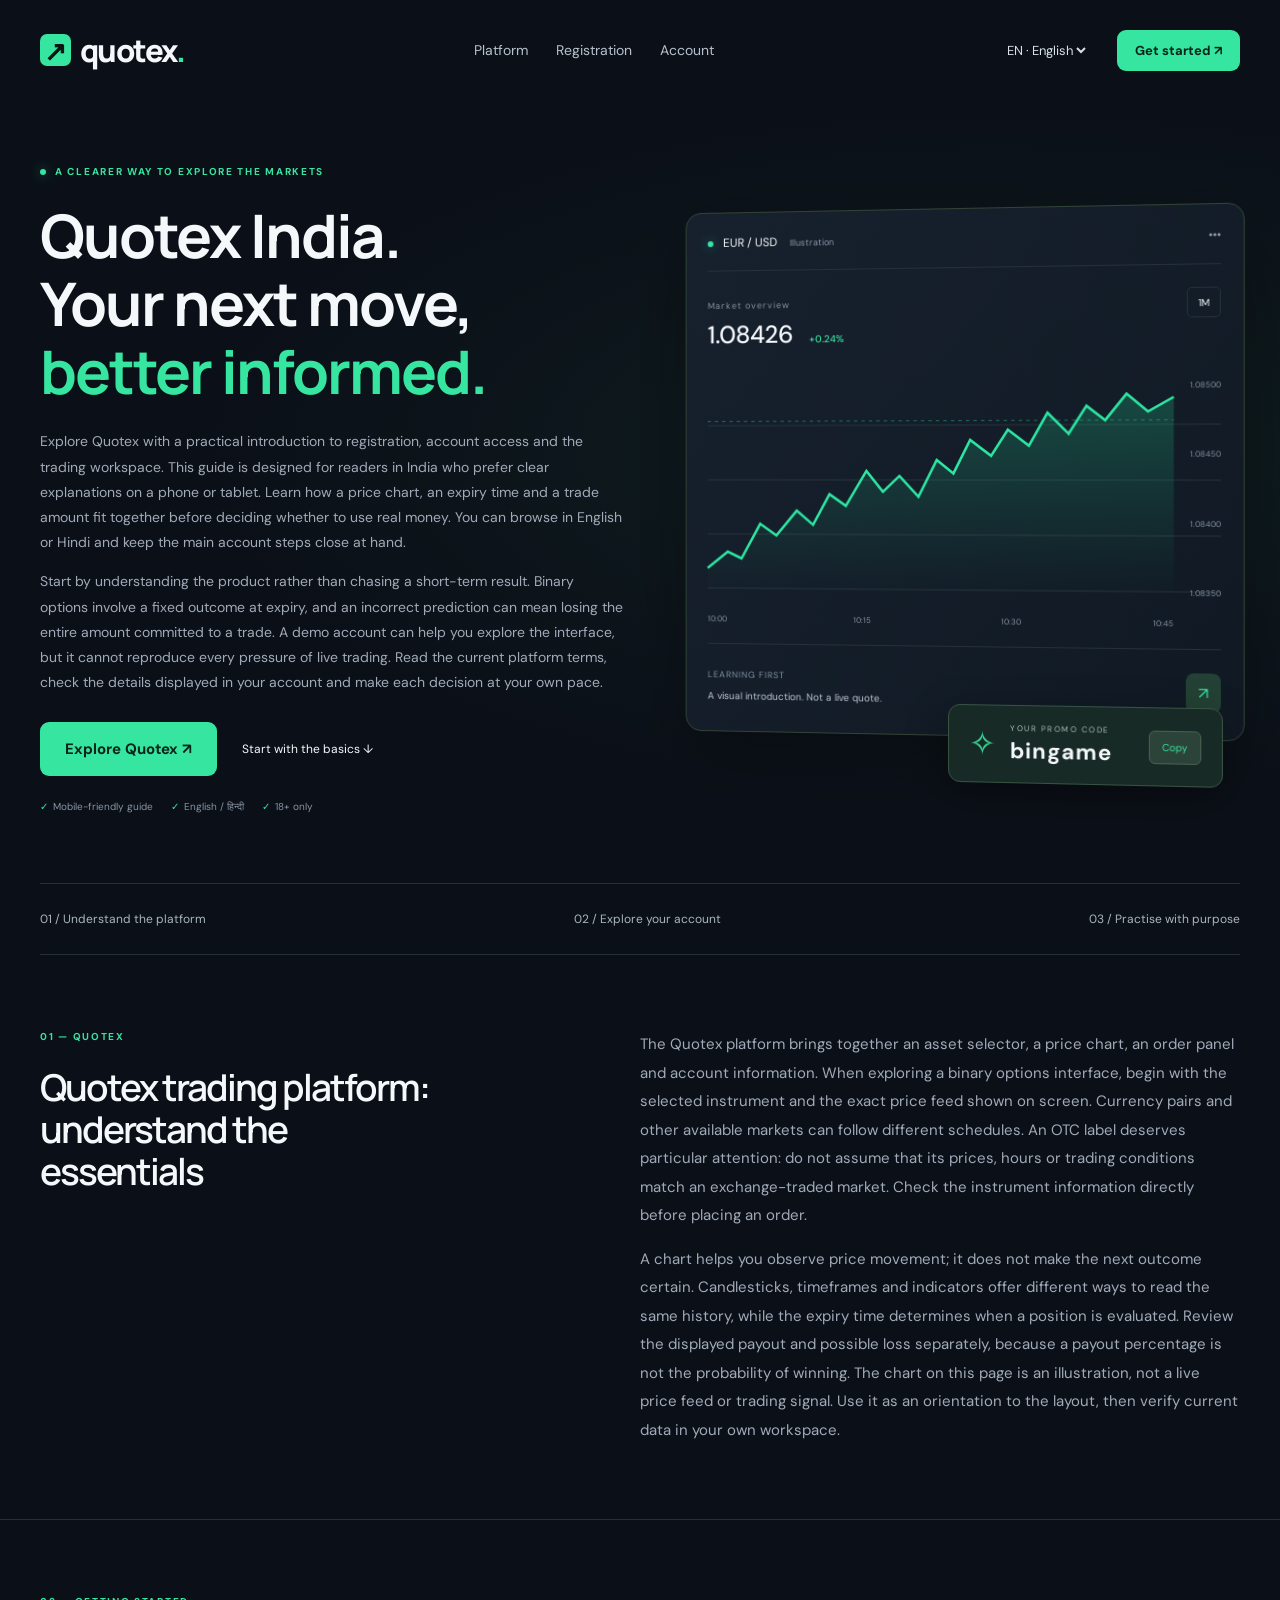
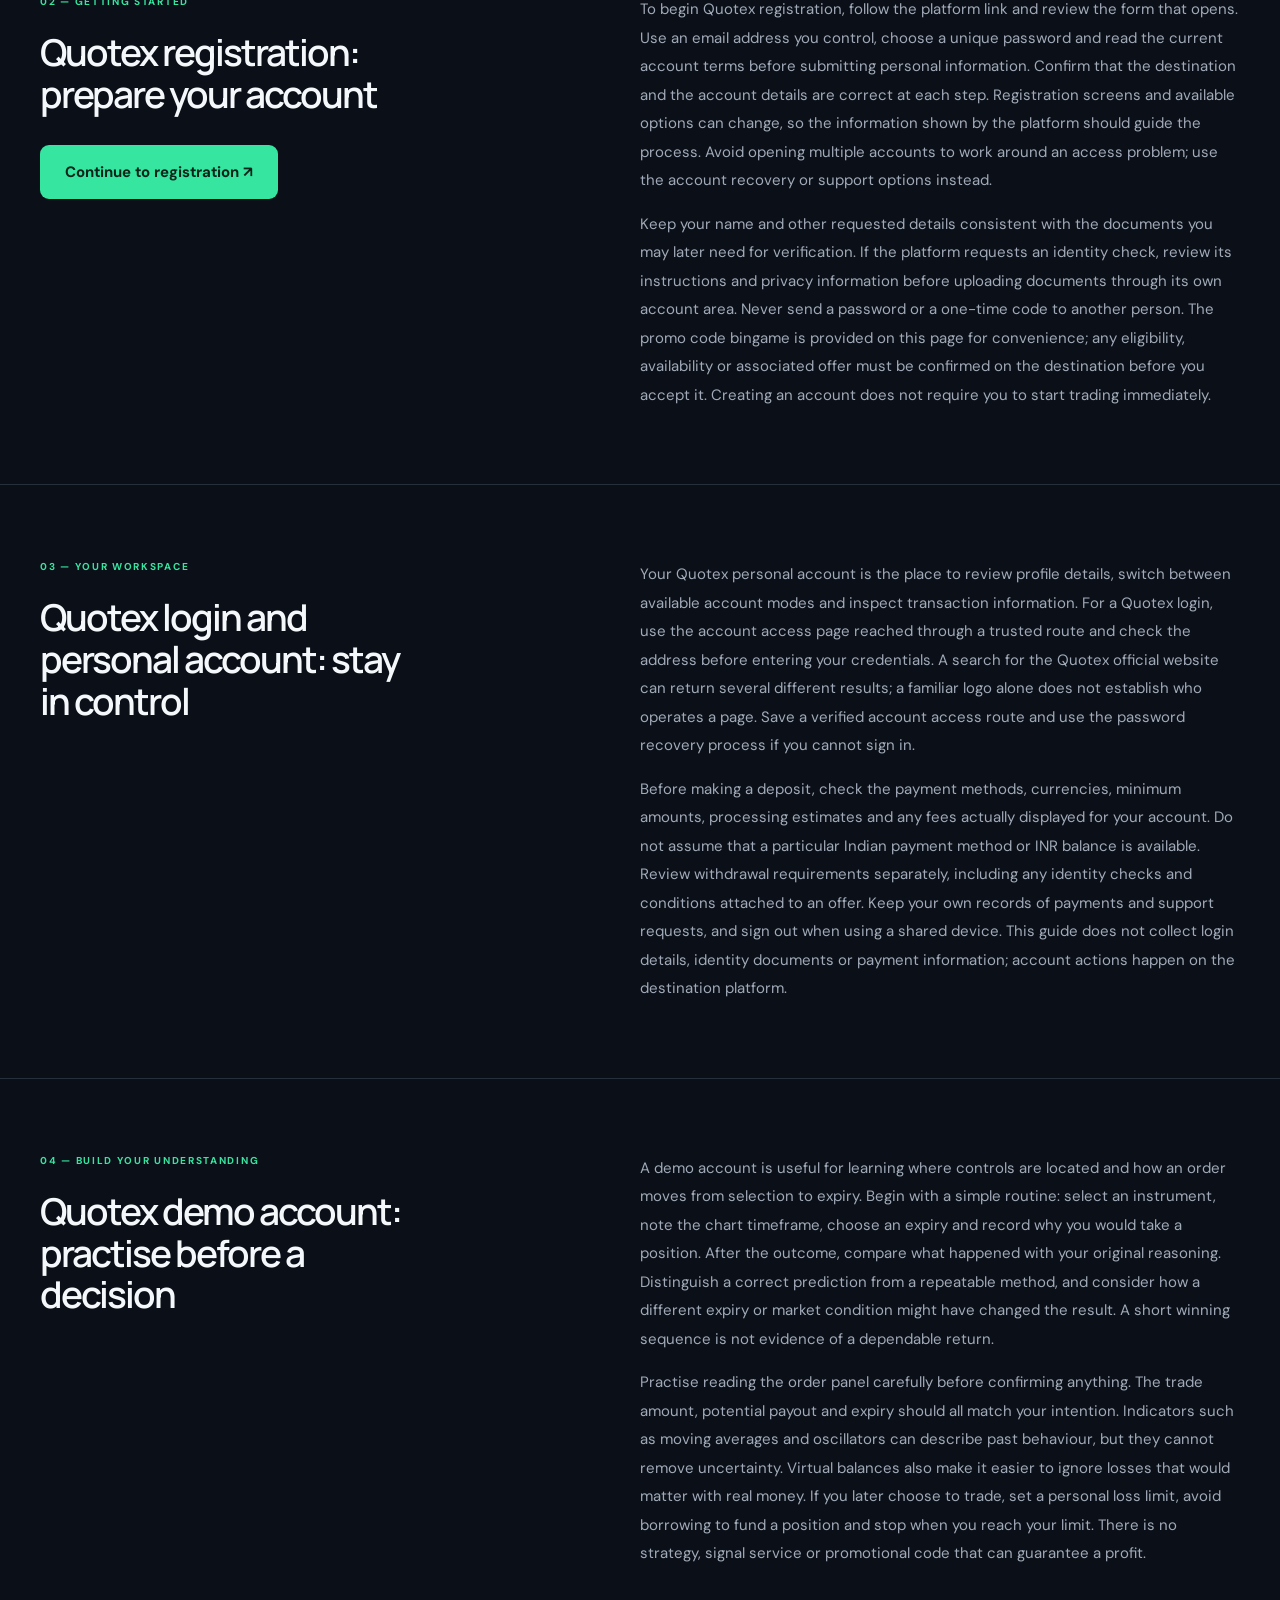
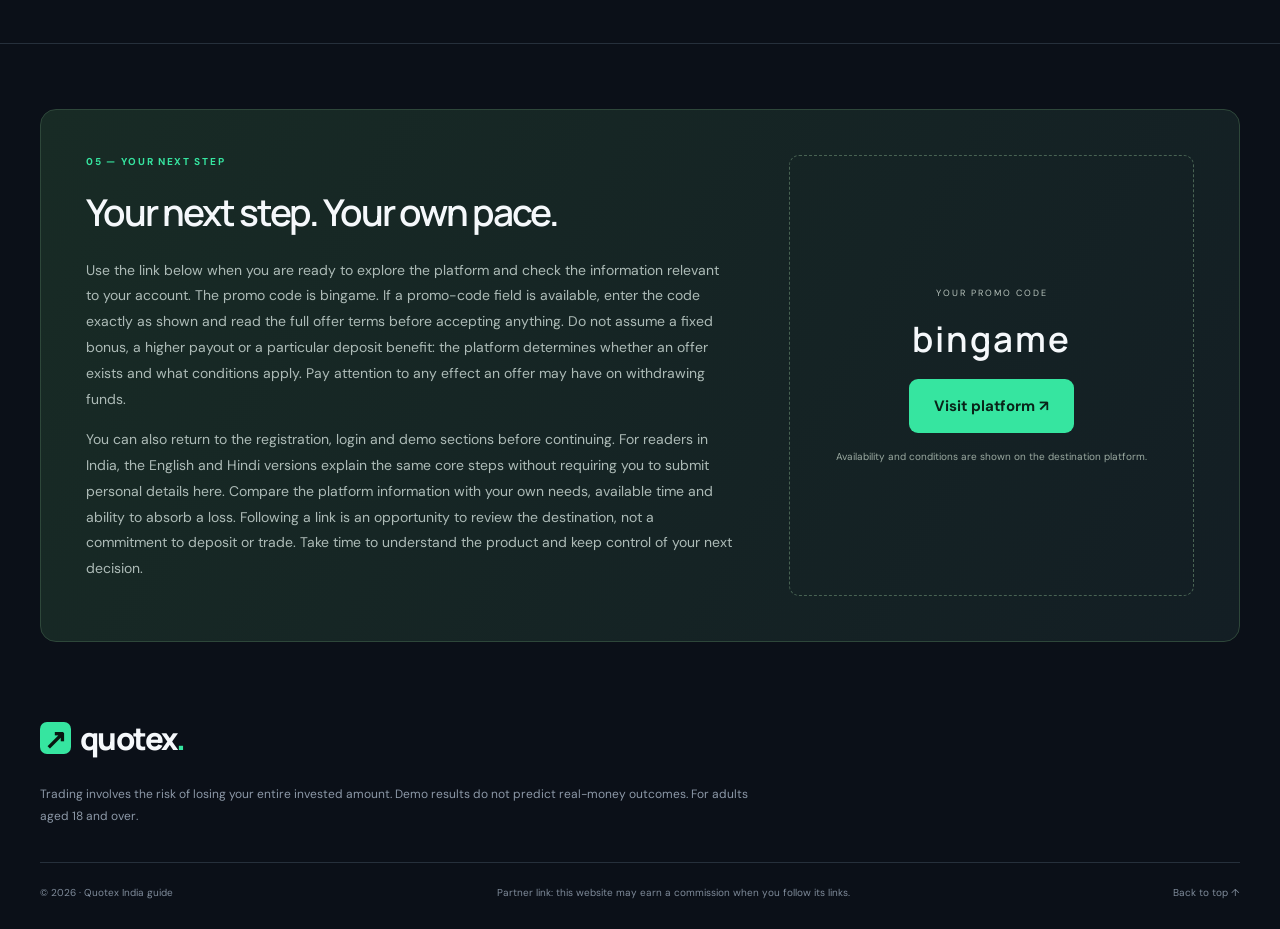
<file: index.html>
<!doctype html>
<html lang="en-IN"><head><meta charset="utf-8"><meta name="viewport" content="width=device-width, initial-scale=1"><meta name="theme-color" content="#0b1018"><meta name="description" content="Explore Quotex registration, account access, demo practice and trading platform essentials for India. Read in English or Hindi and find the bingame promo code."><title>Quotex India — Registration, Login & Demo Guide</title><link rel="stylesheet" href="style.css"><script defer src="app.js"></script><link rel="icon" href="favicon.ico" sizes="any"><link rel="icon" type="image/svg+xml" href="favicon.svg"><link rel="icon" type="image/png" sizes="32x32" href="favicon-32.png"><link rel="apple-touch-icon" sizes="180x180" href="apple-touch-icon.png"><link rel="manifest" href="site.webmanifest"></head>
<body><header><a class="brand" href="#home" aria-label="Quotex home"><span class="brand-icon">↗</span>quotex<span class="brand-dot">.</span></a><nav aria-label="Main navigation"><a href="#platform" data-ui="platform">Platform</a><a href="#registration" data-ui="registration">Registration</a><a href="#account" data-ui="account">Account</a></nav><div class="header-actions"><label class="sr-only" for="language">Language</label><select id="language"><option value="en">EN · English</option><option value="hi">HI · हिन्दी</option></select><a class="button small outbound" data-ui="open">Get started ↗</a></div></header>
<main id="home"><section class="hero"><div class="hero-copy"><div class="eyebrow"><span class="live-dot"></span><span data-ui="eyebrow">A clearer way to explore the markets</span></div><h1 data-title="hero"></h1><div class="hero-lead" data-copy="hero"></div><div class="cta-row"><a class="button outbound" data-ui="start">Explore Quotex ↗</a><a class="text-link" href="#practice" data-ui="demo">Start with the basics ↓</a></div><div class="hero-tags"><span data-ui="mobile">Mobile-friendly guide</span><span>English / हिन्दी</span><span data-ui="age">18+ only</span></div></div>
<div class="terminal" aria-label="Illustrative trading interface"><div class="terminal-top"><span><span class="live-dot"></span> EUR / USD <small>Illustration</small></span><span class="terminal-menu">•••</span></div><div class="chart-stats"><div><span class="muted">Market overview</span><strong>1.08426 <small>+0.24%</small></strong></div><span class="chart-chip">1M</span></div><div class="chart"><div class="axis"><span>1.08500</span><span>1.08450</span><span>1.08400</span><span>1.08350</span></div><svg viewBox="0 0 560 260" role="img" aria-label="Illustrative price chart, not live market data"><defs><linearGradient id="area" x1="0" y1="0" x2="0" y2="1"><stop stop-color="#23d694" stop-opacity=".24"/><stop offset="1" stop-color="#23d694" stop-opacity="0"/></linearGradient></defs><path d="M0 230 L25 210 42 218 65 176 85 190 110 160 130 177 150 140 170 154 195 112 215 137 235 118 258 143 280 99 300 115 320 75 345 94 365 63 390 82 412 43 437 68 458 35 480 52 505 21 530 42 560 25 V260 H0Z" fill="url(#area)"/><path d="M0 230 L25 210 42 218 65 176 85 190 110 160 130 177 150 140 170 154 195 112 215 137 235 118 258 143 280 99 300 115 320 75 345 94 365 63 390 82 412 43 437 68 458 35 480 52 505 21 530 42 560 25" fill="none" stroke="#2ce6a2" stroke-width="3"/><path d="M0 52 H560" stroke="#2ce6a2" stroke-dasharray="4 5" opacity=".5"/></svg><div class="chart-times"><span>10:00</span><span>10:15</span><span>10:30</span><span>10:45</span></div></div><div class="terminal-bottom"><div><span class="muted" data-ui="learning">LEARNING FIRST</span><p data-ui="chartNote">A visual introduction. Not a live quote.</p></div><span class="terminal-arrow">↗</span></div><div class="floating-card"><span class="gift">✧</span><div><small data-ui="promo">YOUR PROMO CODE</small><strong>bingame</strong></div><button id="copy" data-ui="copy" aria-live="polite">Copy</button></div></div></section>
<div class="feature-strip"><span data-ui="strip1">01 / Understand the platform</span><span data-ui="strip2">02 / Explore your account</span><span data-ui="strip3">03 / Practise with purpose</span></div>
<section class="content-section" id="platform"><div class="section-heading"><span class="eyebrow">01 — QUOTEX</span><h2 data-title="platform"></h2></div><div class="section-copy" data-copy="platform"></div></section>
<section class="content-section" id="registration"><div class="section-heading"><span class="eyebrow" data-ui="step2">02 — GETTING STARTED</span><h2 data-title="registration"></h2><a class="button outbound" data-ui="register">Continue to registration ↗</a></div><div class="section-copy" data-copy="registration"></div></section>
<section class="content-section" id="account"><div class="section-heading"><span class="eyebrow" data-ui="step3">03 — YOUR WORKSPACE</span><h2 data-title="account"></h2></div><div class="section-copy" data-copy="account"></div></section>
<section class="content-section" id="practice"><div class="section-heading"><span class="eyebrow" data-ui="step4">04 — BUILD YOUR UNDERSTANDING</span><h2 data-title="practice"></h2></div><div class="section-copy" data-copy="practice"></div></section>
<section class="promo-section" id="promo"><div><span class="eyebrow" data-ui="step5">05 — YOUR NEXT STEP</span><h2 data-title="promo"></h2><div data-copy="promo"></div></div><div class="promo-box"><span data-ui="promo">YOUR PROMO CODE</span><strong>bingame</strong><a class="button outbound" data-ui="offer">Visit platform ↗</a><small data-ui="terms">Availability and conditions are shown on the destination platform.</small></div></section>
</main><footer><a class="brand" href="#home"><span class="brand-icon">↗</span>quotex<span class="brand-dot">.</span></a><p data-ui="risk">Trading involves the risk of losing your entire invested amount. Demo results do not predict real-money outcomes. For adults aged 18 and over.</p><div class="footer-bottom"><span>© <span id="year"></span> · Quotex India guide</span><span data-ui="disclosure">Partner link: this website may earn a commission when you follow its links.</span><a href="#home" data-ui="top">Back to top ↑</a></div></footer></body></html>
</file>
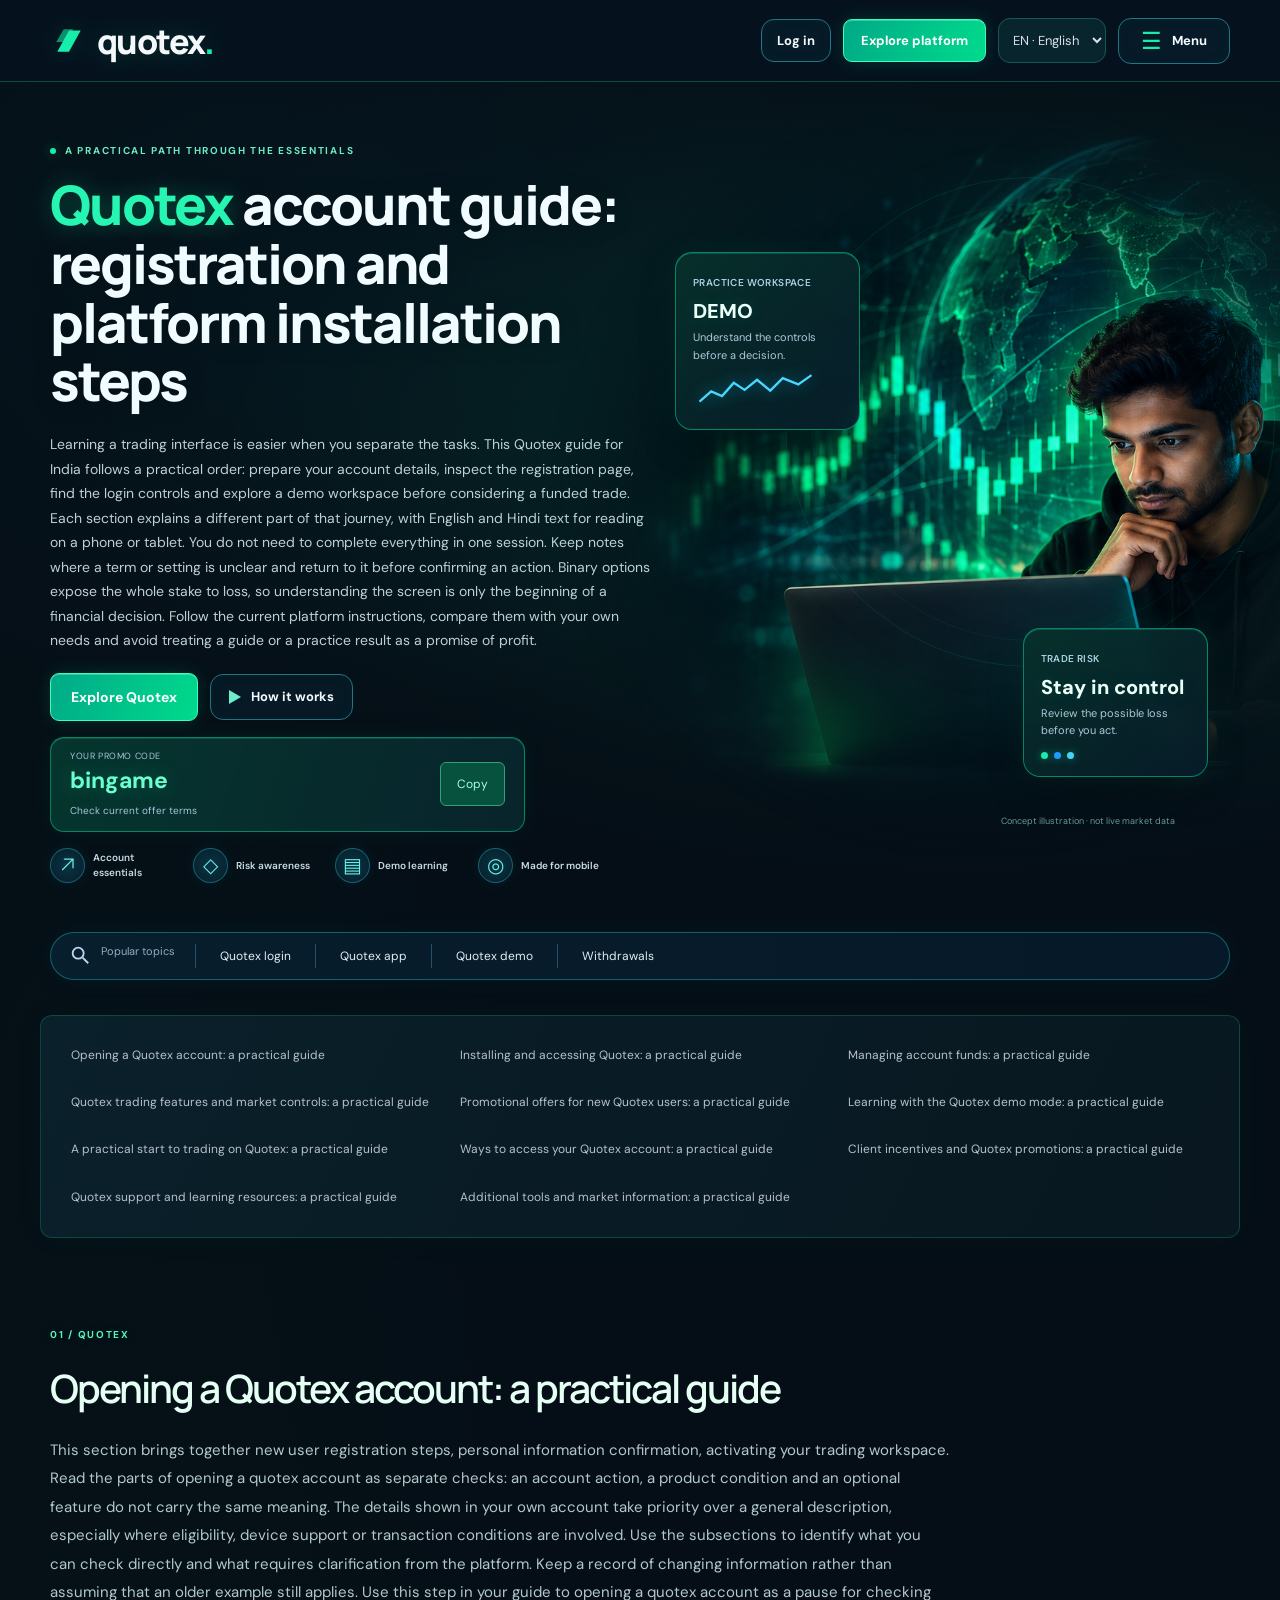
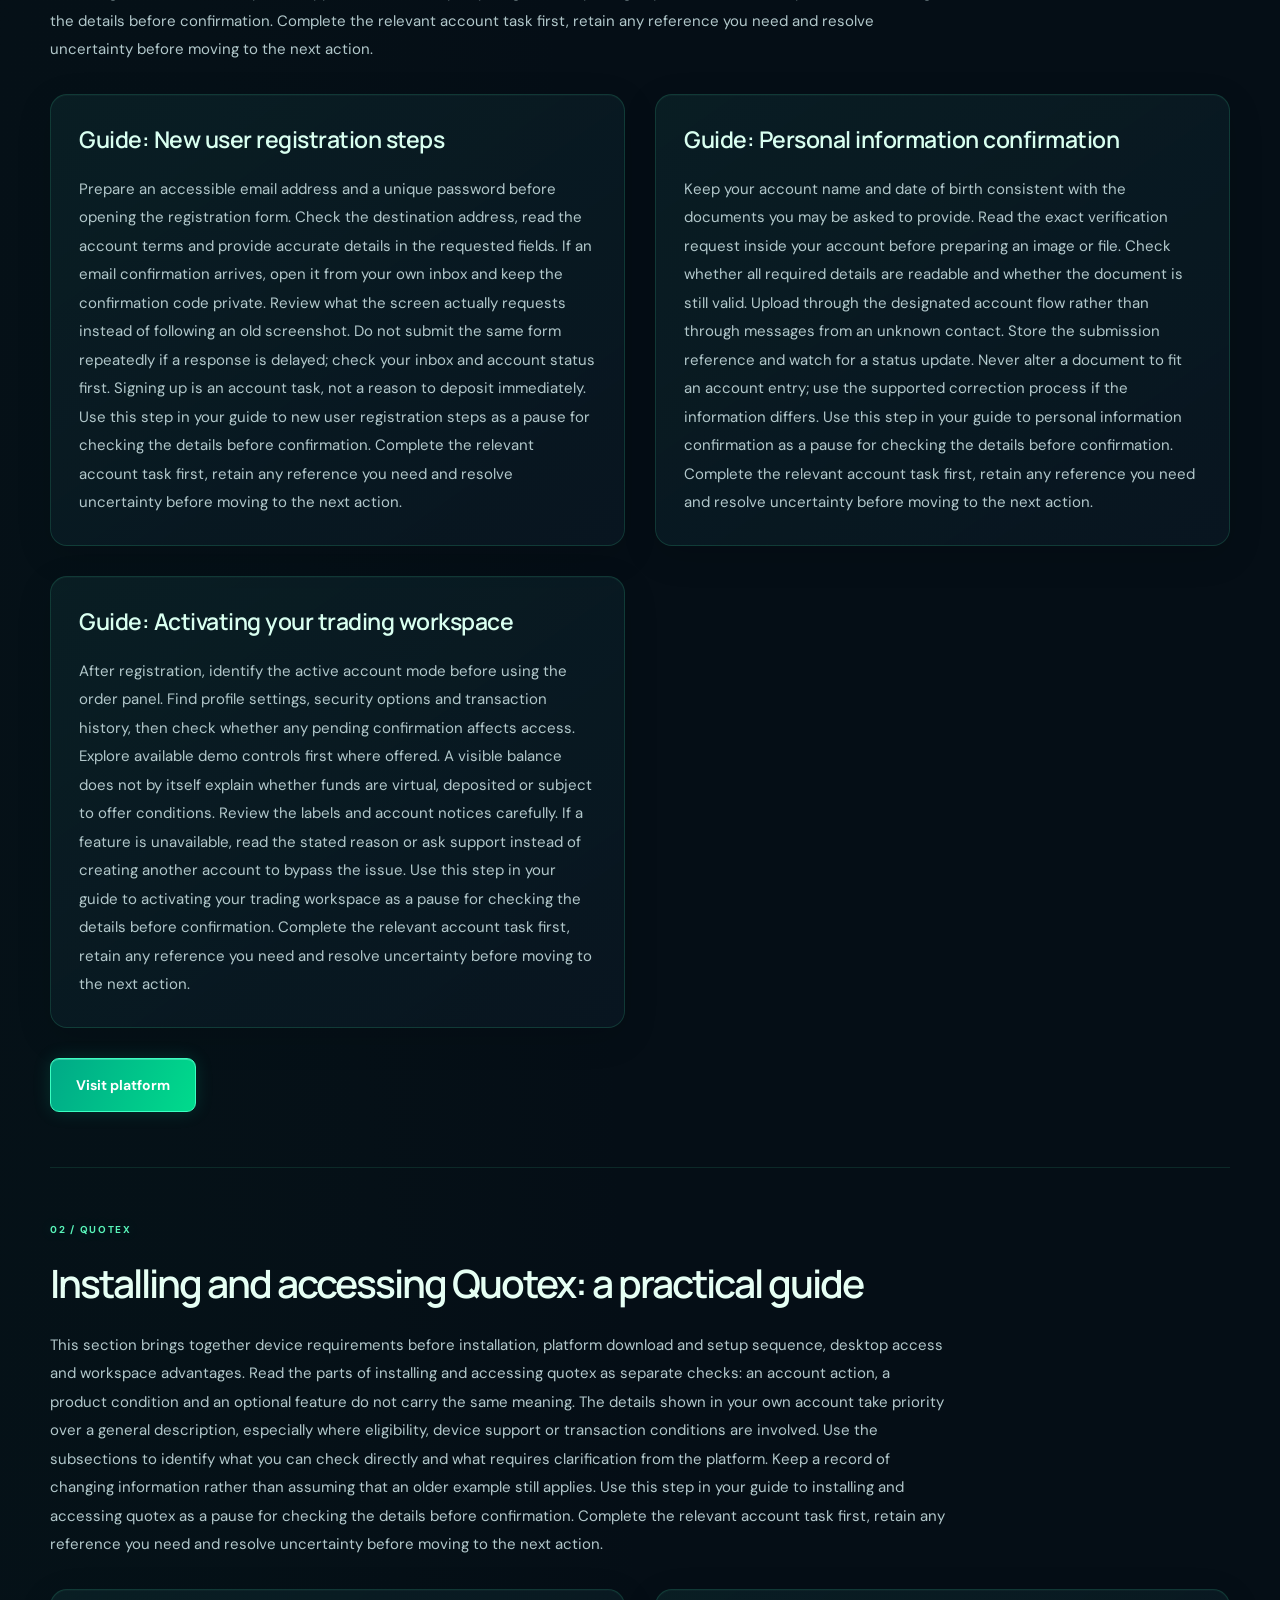
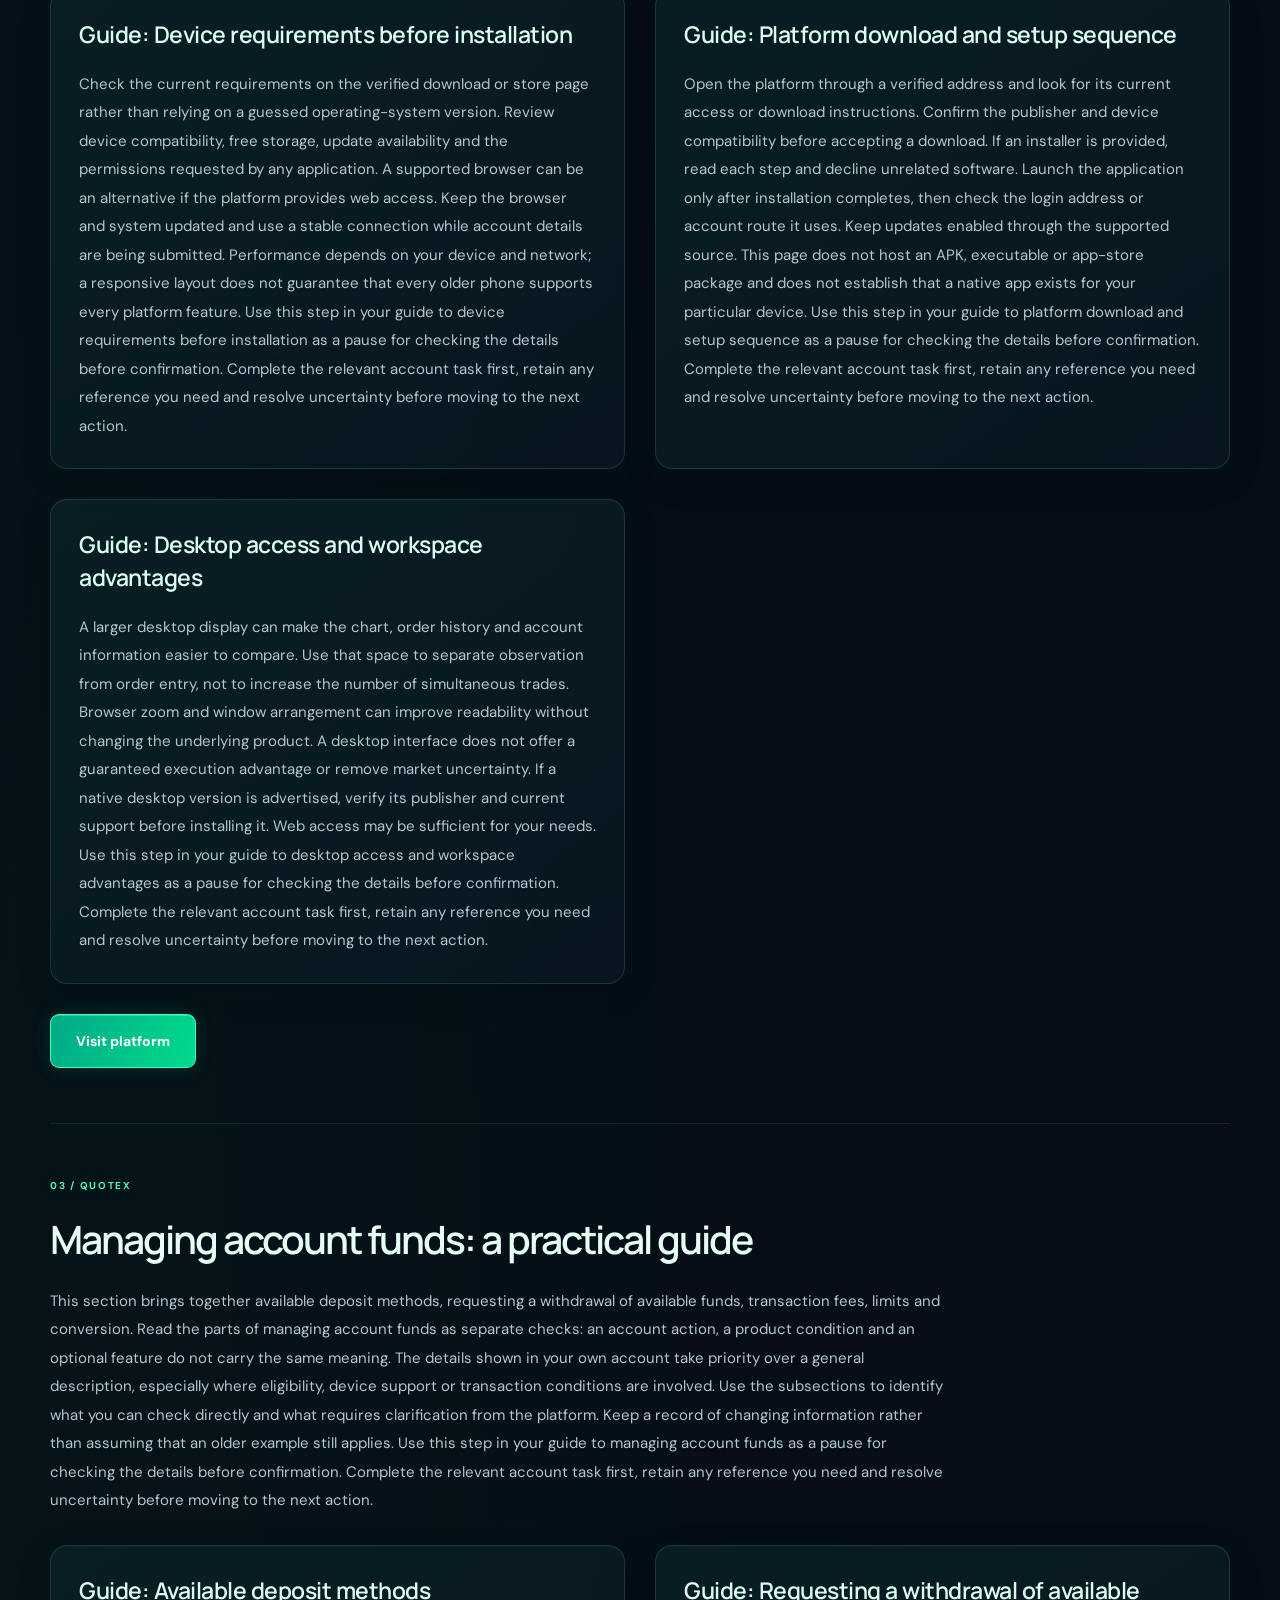
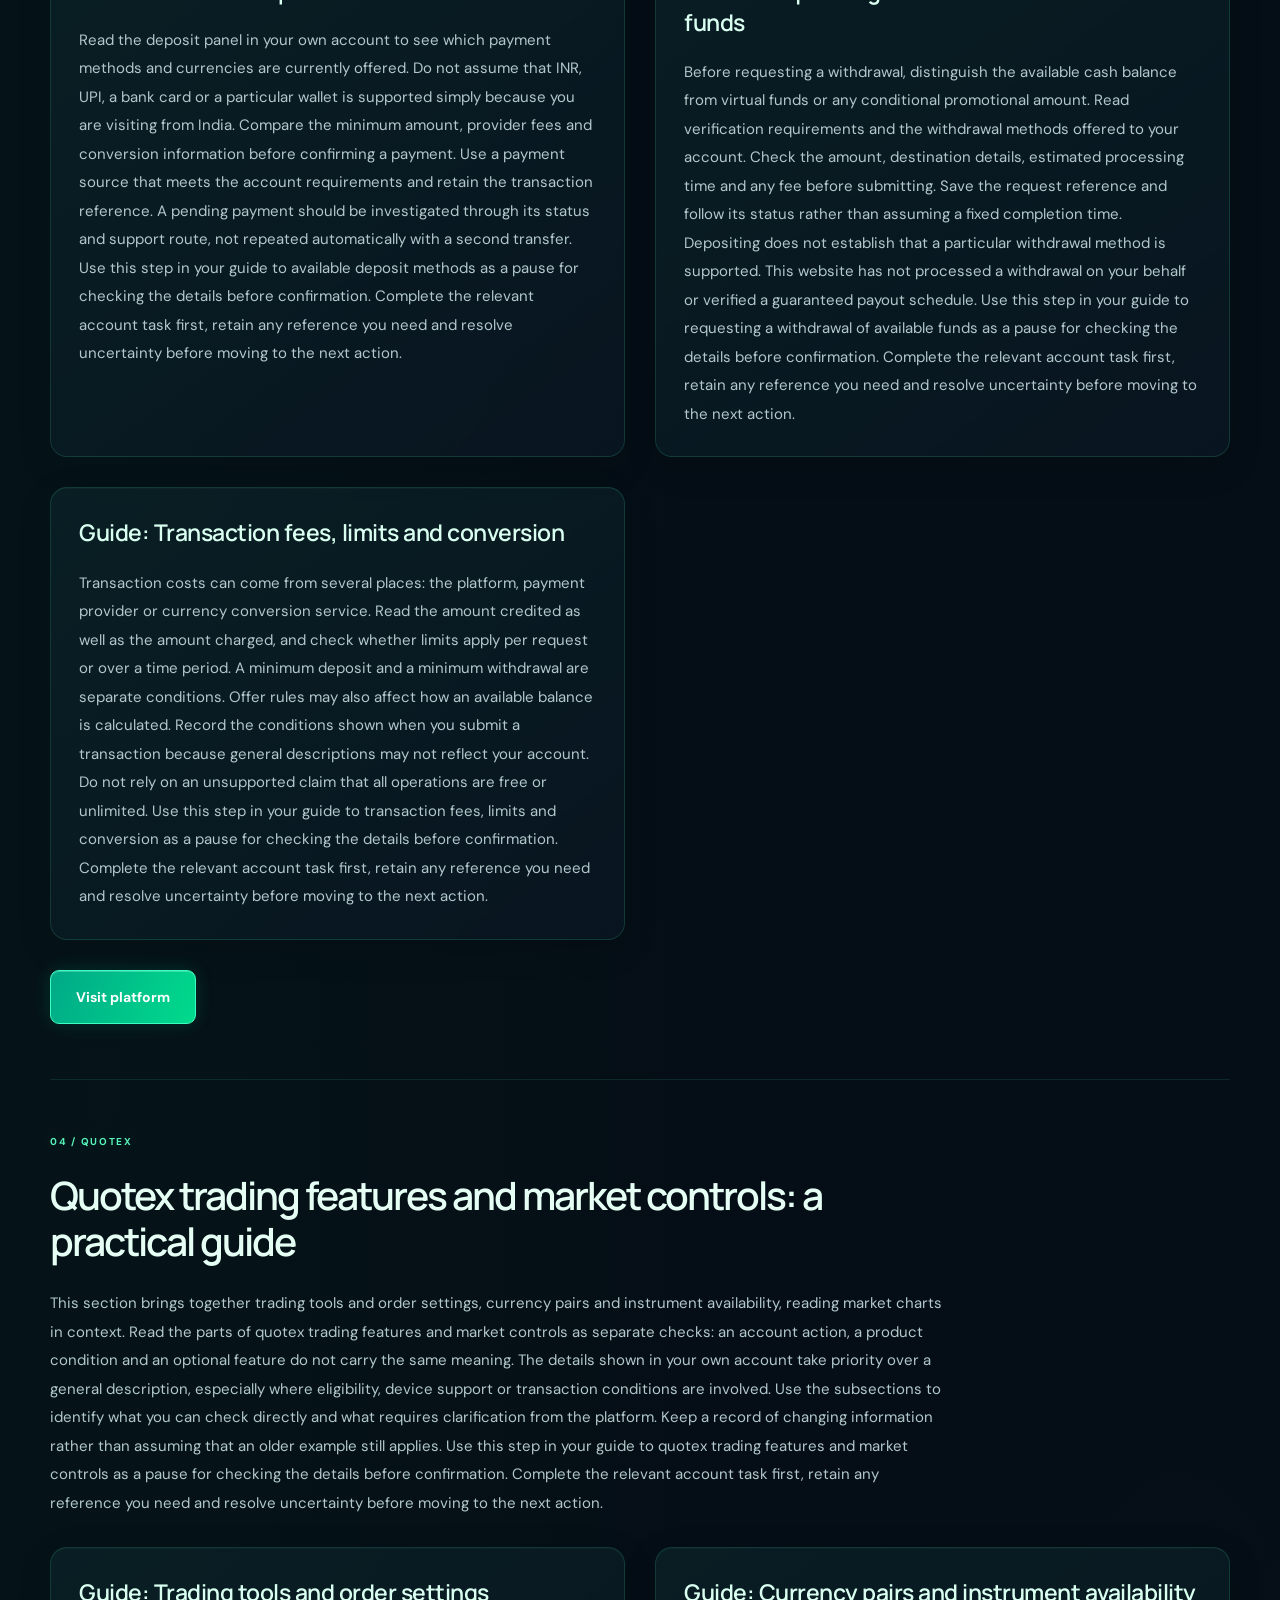
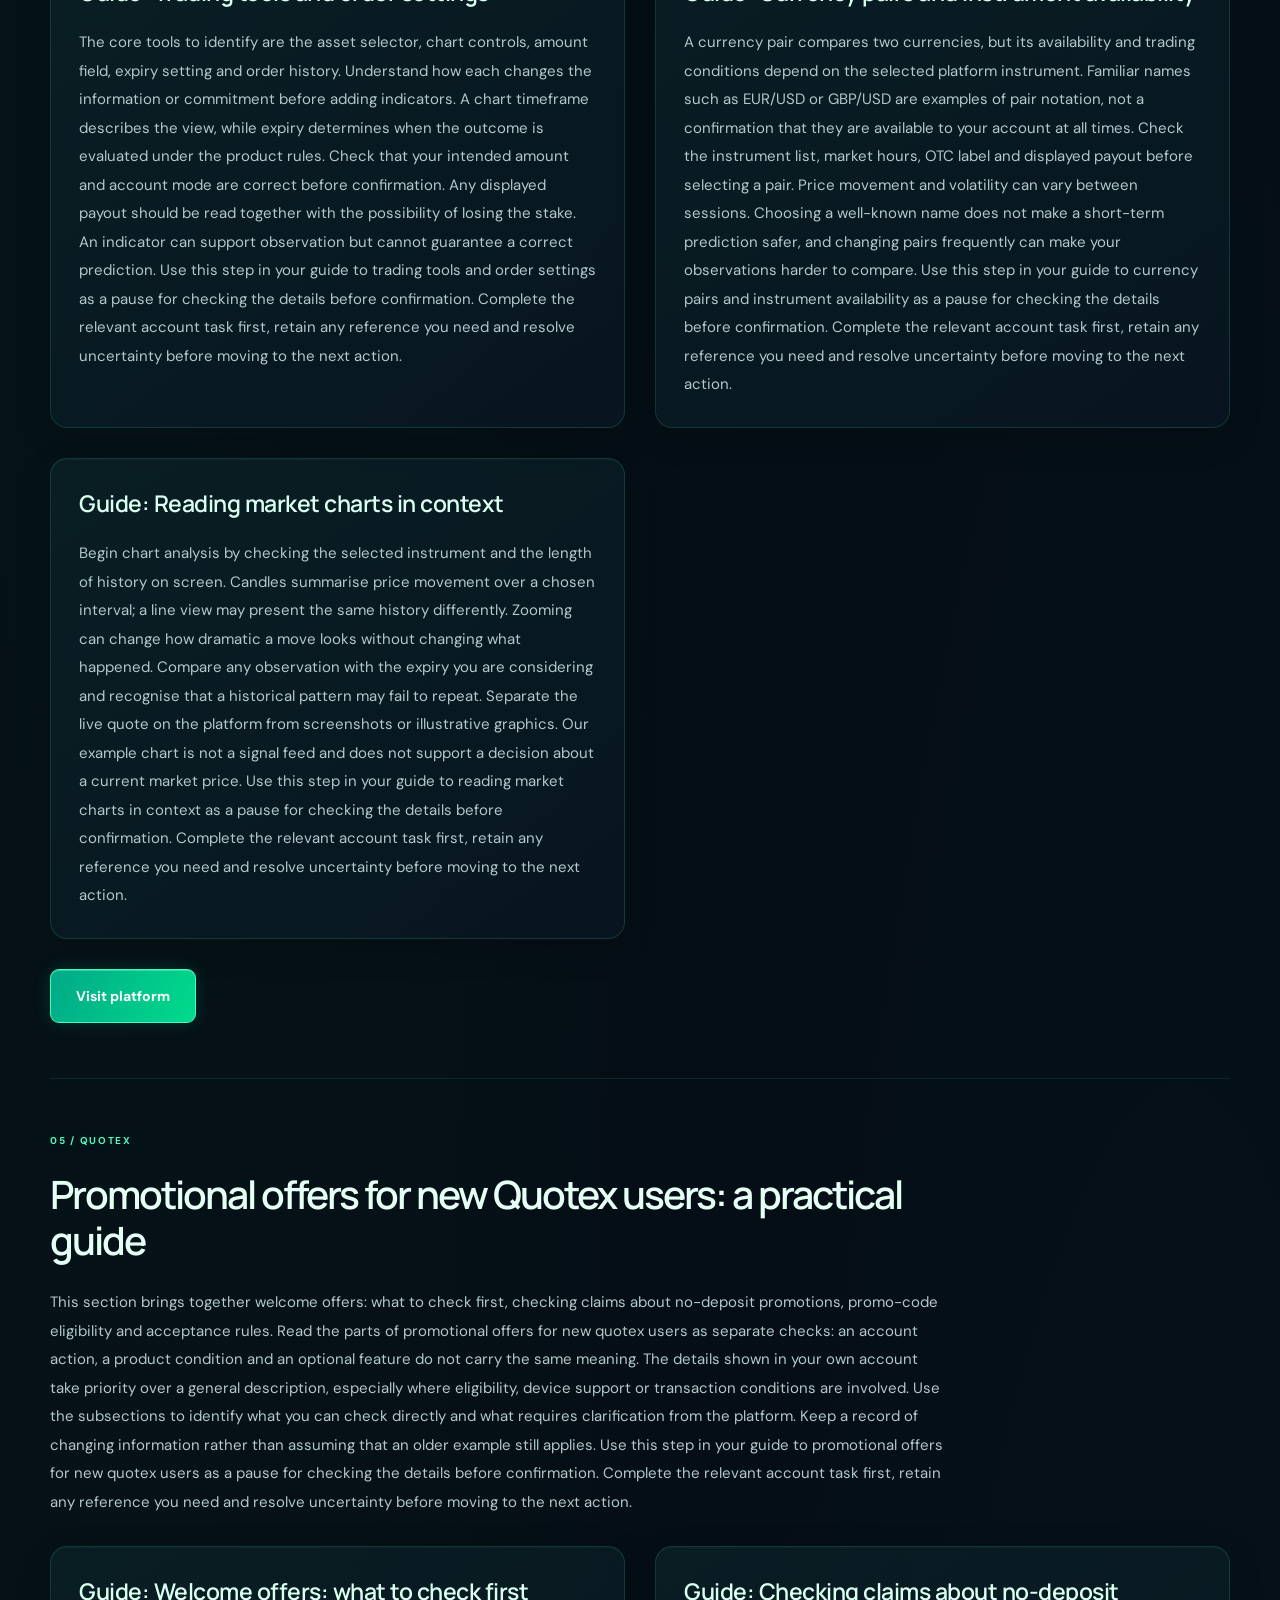
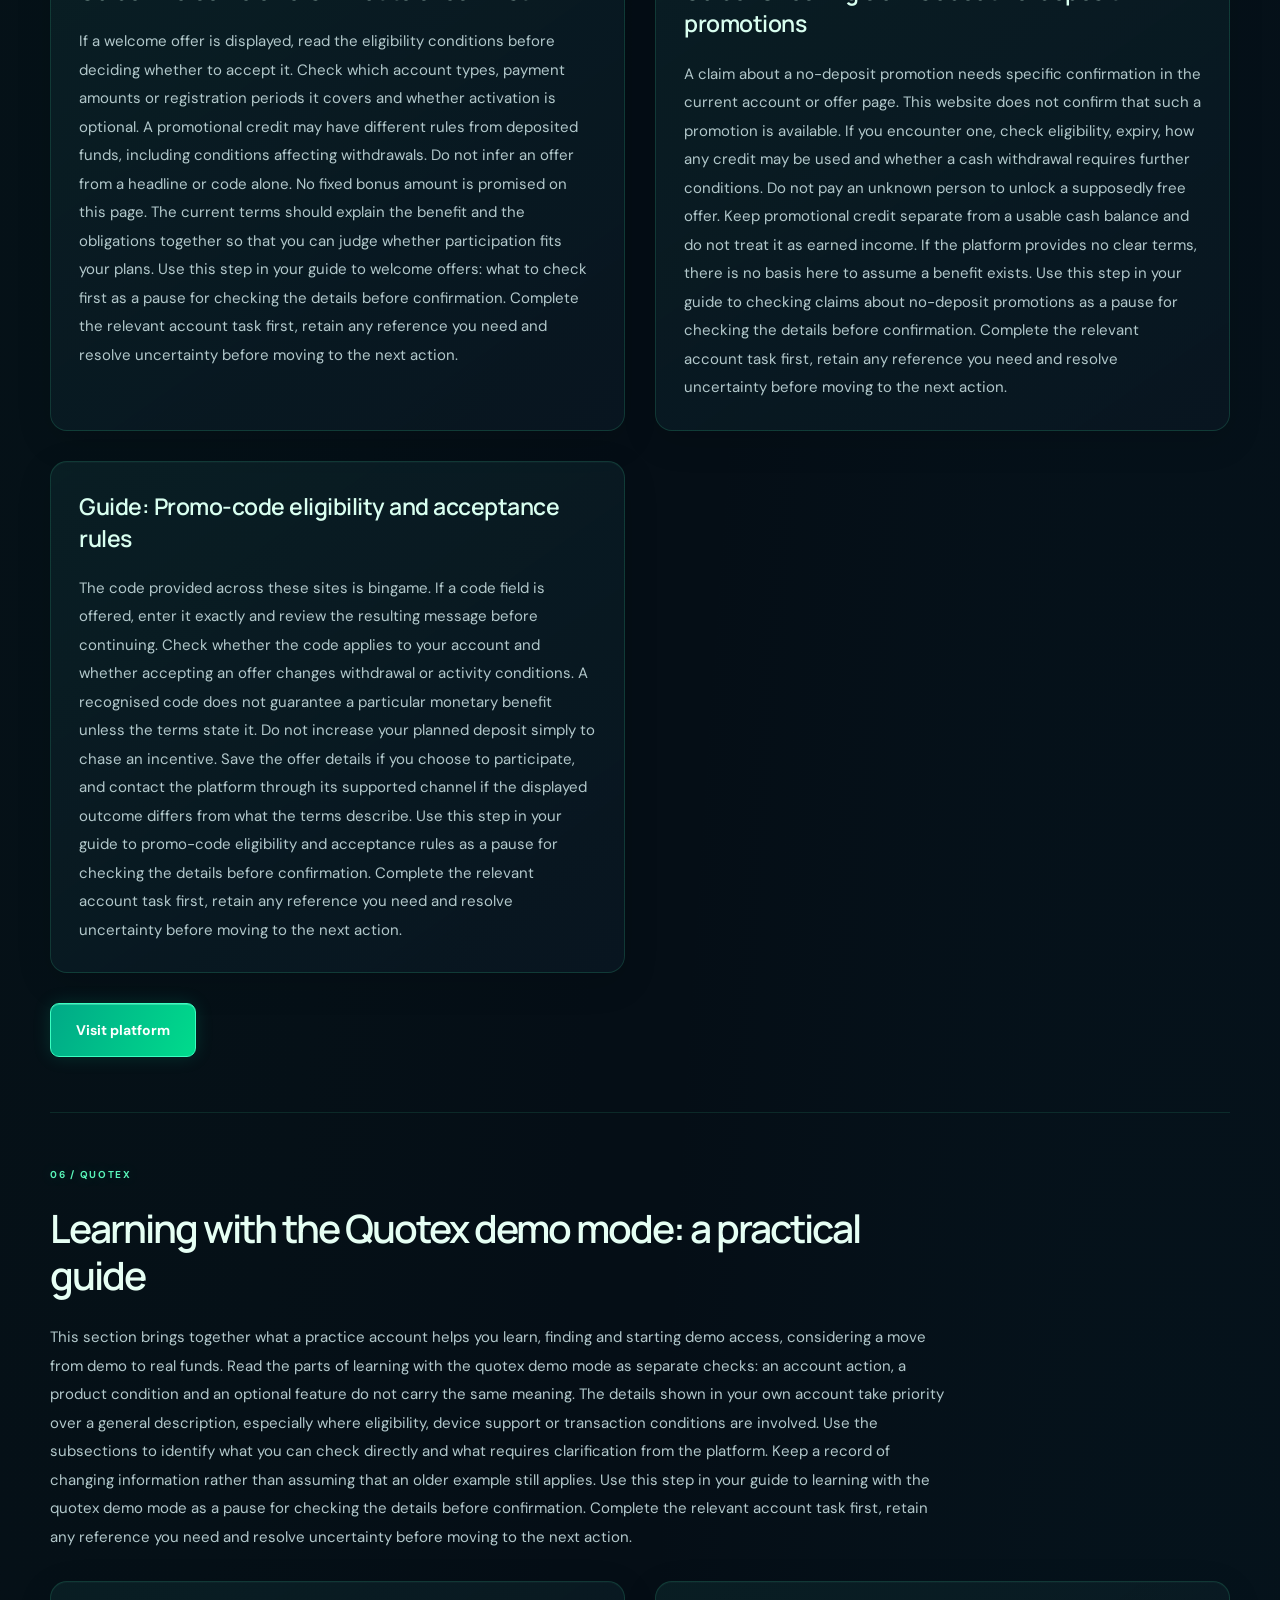
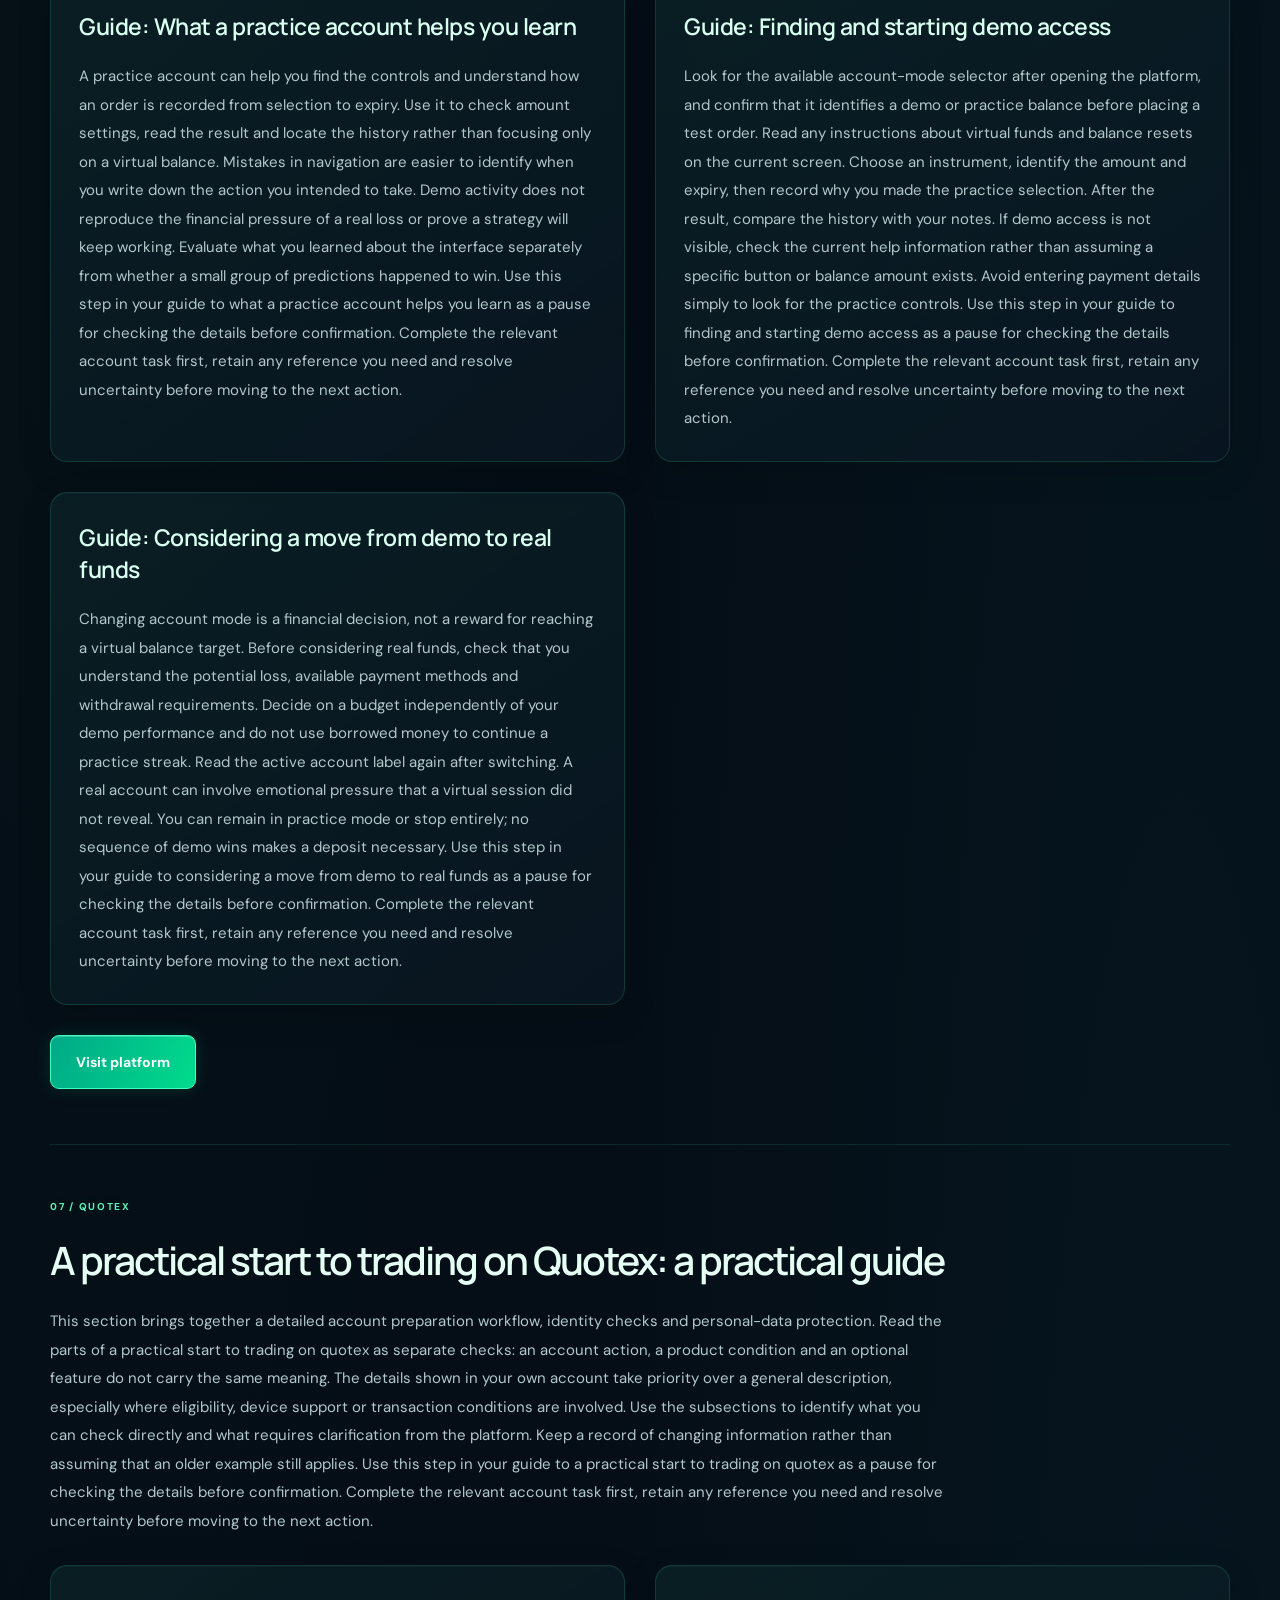
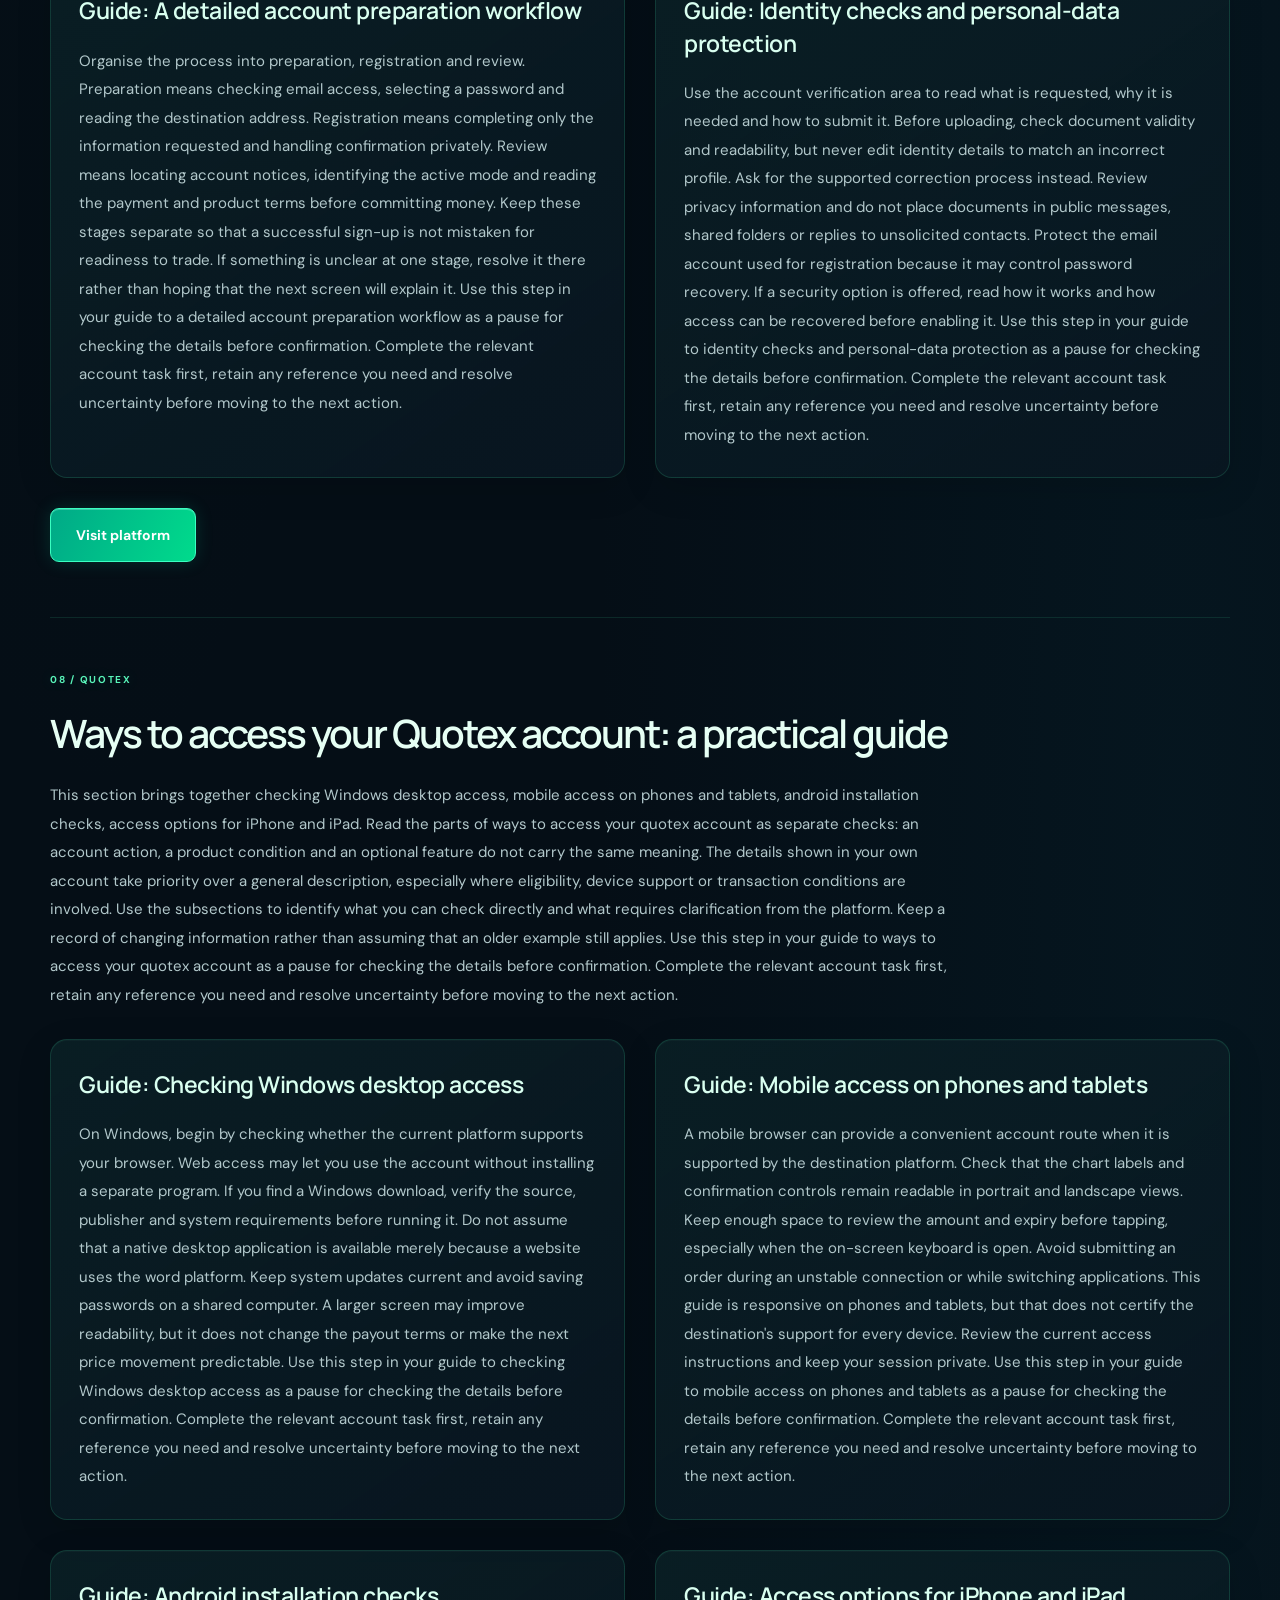
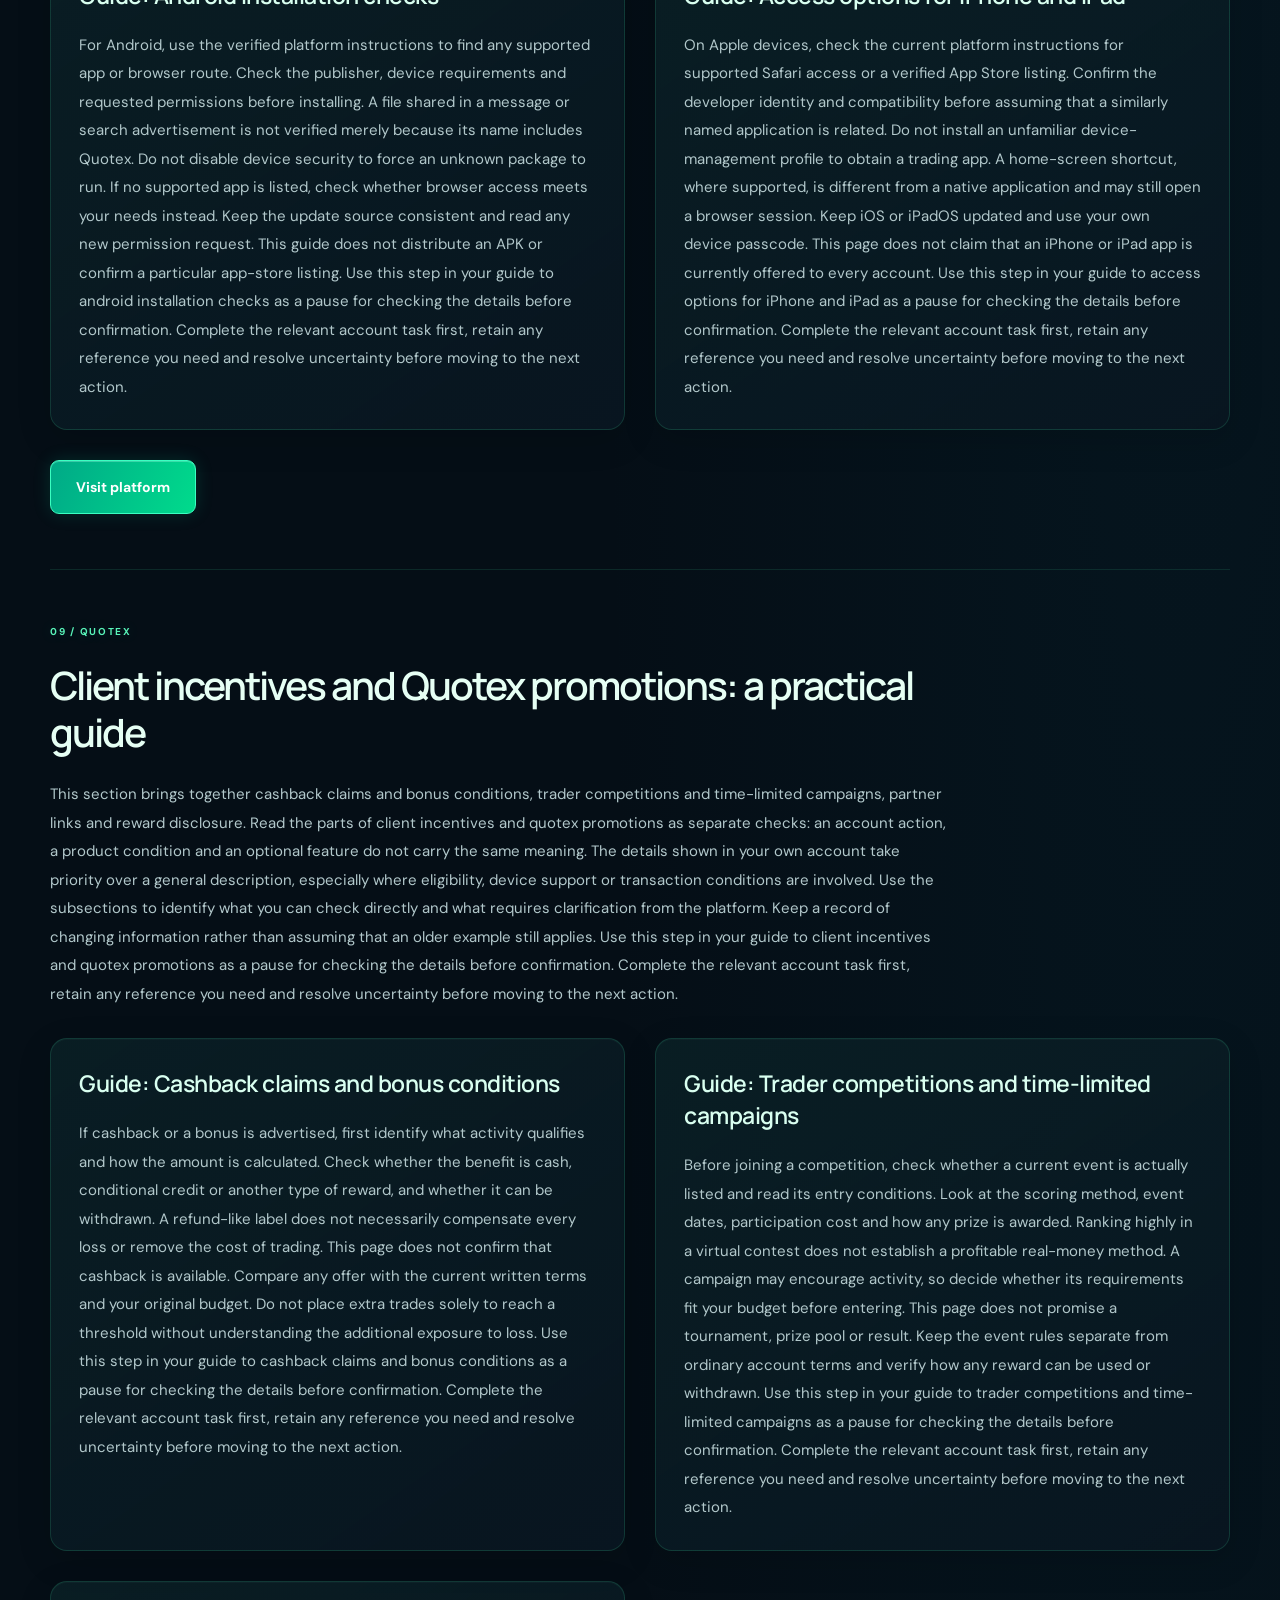
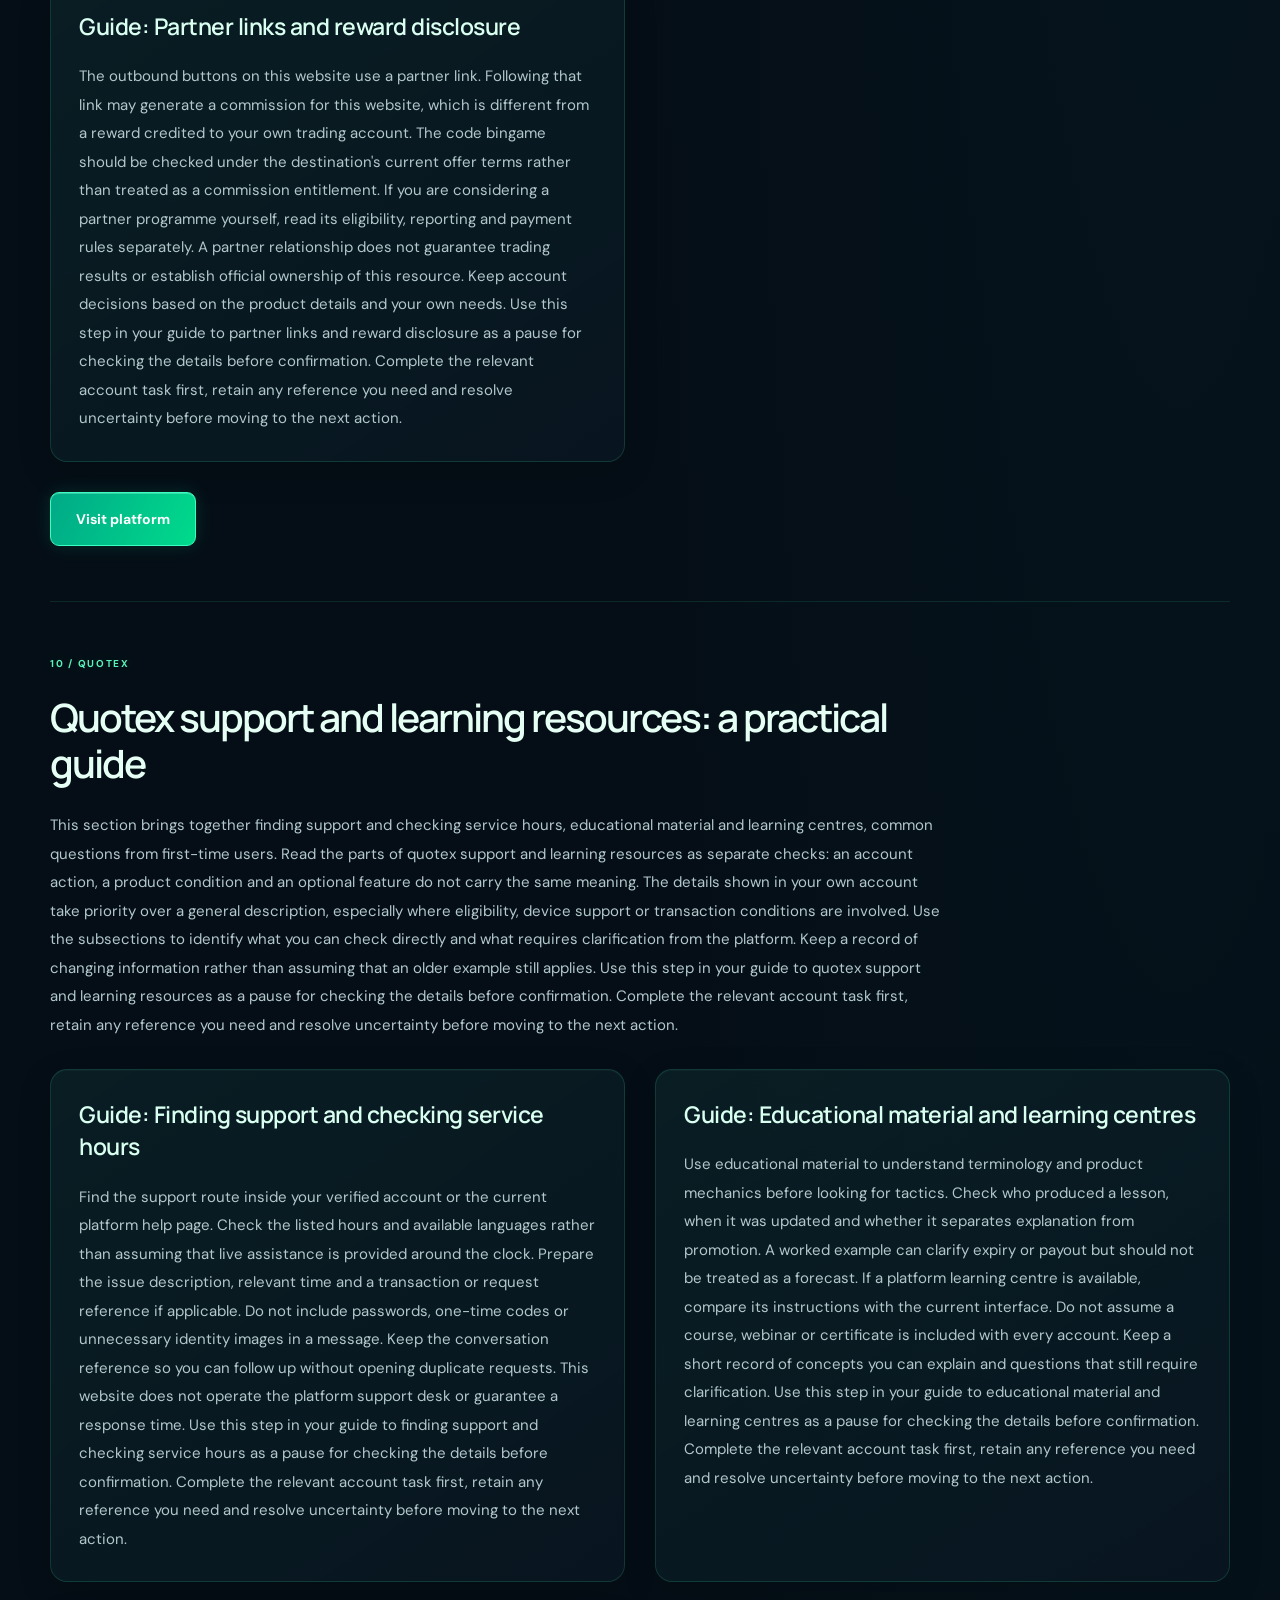
<file: sites/quotexguide.in/index.html>
<!doctype html>
<html lang="en-IN"><head><meta charset="utf-8"><meta name="viewport" content="width=device-width, initial-scale=1"><meta name="theme-color" content="#0b1018"><meta name="description" content="A step-by-step Quotex guide for India: prepare registration details, find your account, understand order controls and plan demo practice. English and Hindi."><title>Quotex Guide India — Registration, Login &amp; Demo Steps</title><link rel="stylesheet" href="style.css"><script defer src="app.js"></script><link rel="icon" href="favicon.ico" sizes="any"><link rel="icon" type="image/svg+xml" href="favicon.svg"><link rel="icon" type="image/png" sizes="32x32" href="favicon-32.png"><link rel="apple-touch-icon" sizes="180x180" href="apple-touch-icon.png"><link rel="manifest" href="site.webmanifest"><link rel="canonical" href="https://quotexguide.in/"><meta property="og:type" content="website"><meta property="og:site_name" content="Quotex Guide"><meta property="og:title" content="Quotex Guide India — Registration, Login &amp; Demo Steps"><meta property="og:description" content="A step-by-step Quotex guide for India: prepare registration details, find your account, understand order controls and plan demo practice. English and Hindi."><meta property="og:url" content="https://quotexguide.in/"><meta property="og:locale" content="en_IN"></head>
<body><header class="site-header"><a class="brand" href="#home" aria-label="Quotex home"><span class="brand-icon" aria-hidden="true"><svg viewBox="0 0 32 32" fill="none"><path d="M5 26 16 6h11L16 26H5Z" fill="currentColor"/><path d="m4 17 7-12h9l-7 12H4Z" fill="currentColor" opacity=".55"/></svg></span>quotex<span class="brand-dot">.</span><span class="site-label">Guide</span></a><div class="header-actions"><a href="https://brm.best/?partner_id=p42863p153032p8389&amp;subid=12&amp;code=bingame" rel="sponsored nofollow" class="outline-button outbound login-link" data-ui="login">Log in</a><a href="https://brm.best/?partner_id=p42863p153032p8389&amp;subid=12&amp;code=bingame" rel="sponsored nofollow" class="button small outbound" data-ui="open">Explore platform</a><label class="sr-only" for="language">Language</label><select id="language" aria-label="Choose language / भाषा चुनें"><option value="en">EN · English</option><option value="hi">HI · हिन्दी</option></select><button class="outline-button menu-toggle" type="button" id="menu-toggle" aria-expanded="false" aria-controls="site-menu"><span aria-hidden="true">☰</span><span data-ui="menu">Menu</span></button></div><nav id="site-menu" class="menu-panel" aria-label="Sections" hidden><a href="#registration" data-title="registration">Opening a Quotex account</a><a href="#installation" data-title="installation">Installing and accessing Quotex</a><a href="#payments" data-title="payments">Managing account funds</a><a href="#platform" data-title="platform">Quotex trading features and market controls</a><a href="#welcome-offers" data-title="welcome-offers">Promotional offers for new Quotex users</a><a href="#practice" data-title="practice">Learning with the Quotex demo mode</a><a href="#getting-started" data-title="getting-started">A practical start to trading on Quotex</a><a href="#account" data-title="account">Ways to access your Quotex account</a><a href="#client-benefits" data-title="client-benefits">Client incentives and Quotex promotions</a><a href="#support" data-title="support">Quotex support and learning resources</a><a href="#additional-tools" data-title="additional-tools">Additional tools and market information</a></nav></header>
<main id="home"><section class="hero screenshot-hero"><div class="hero-glow" aria-hidden="true"></div><div class="hero-copy"><div class="eyebrow"><span class="live-dot"></span><span data-ui="eyebrow">A practical path through the essentials</span></div><h1 data-title="hero"><em>Quotex</em> account guide: registration and platform installation steps</h1><div class="hero-lead" data-copy="hero"><p>Learning a trading interface is easier when you separate the tasks. This Quotex guide for India follows a practical order: prepare your account details, inspect the registration page, find the login controls and explore a demo workspace before considering a funded trade. Each section explains a different part of that journey, with English and Hindi text for reading on a phone or tablet. You do not need to complete everything in one session. Keep notes where a term or setting is unclear and return to it before confirming an action. Binary options expose the whole stake to loss, so understanding the screen is only the beginning of a financial decision. Follow the current platform instructions, compare them with your own needs and avoid treating a guide or a practice result as a promise of profit.</p></div><div class="cta-row"><a href="https://brm.best/?partner_id=p42863p153032p8389&amp;subid=12&amp;code=bingame" rel="sponsored nofollow" class="button outbound" data-ui="start">Explore Quotex</a><a class="outline-button" href="#practice"><span class="play-symbol" aria-hidden="true"></span><span data-ui="how">How it works</span></a></div><div class="hero-promo"><div><span data-ui="promo">YOUR PROMO CODE</span><strong>bingame</strong><small data-ui="promoCheck">Check current offer terms</small></div><button type="button" id="copy" data-ui="copy" aria-live="polite">Copy</button></div><div class="hero-benefits"><div><span aria-hidden="true"><svg viewBox="0 0 24 24" fill="none"><path d="m5 18 13-13M7 5h11v11" stroke="currentColor" stroke-width="1.5"/></svg></span><small data-ui="benefitStart">Account essentials</small></div><div><span aria-hidden="true">◇</span><small data-ui="benefitRisk">Risk awareness</small></div><div><span aria-hidden="true">▤</span><small data-ui="benefitDemo">Demo learning</small></div><div><span aria-hidden="true">◎</span><small data-ui="benefitMobile">Made for mobile</small></div></div></div><div class="hero-art"><img src="hero-trader.png" width="1536" height="1024" alt="" fetchpriority="high" decoding="async"><div class="art-orbit" aria-hidden="true"></div><div class="info-card demo-card"><span data-ui="cardDemo">PRACTICE WORKSPACE</span><strong>DEMO</strong><p data-ui="cardLearn">Understand the controls before a decision.</p><svg viewBox="0 0 150 45" aria-hidden="true"><path d="M3 38 18 25 32 31 47 14 61 23 77 10 94 24 110 8 130 16 147 4" fill="none" stroke="currentColor" stroke-width="3"/></svg></div><div class="info-card control-card"><span data-ui="cardRisk">TRADE RISK</span><strong data-ui="cardControl">Stay in control</strong><p data-ui="cardPlan">Review the possible loss before you act.</p><div class="status-dots" aria-hidden="true"><i></i><i></i><i></i></div></div><span class="art-caption" data-ui="artCaption">Concept illustration · not live market data</span></div></section><div class="feature-strip popular-strip"><span class="search-symbol" aria-hidden="true"><svg viewBox="0 0 24 24" fill="none"><circle cx="10" cy="10" r="6" stroke="currentColor" stroke-width="2"/><path d="m15 15 6 6" stroke="currentColor" stroke-width="2"/></svg></span><span data-ui="popular">Popular topics</span><a href="#account">Quotex login</a><a href="#installation">Quotex app</a><a href="#practice">Quotex demo</a><a href="#payments" data-ui="withdrawal">Withdrawals</a></div><nav class="topic-nav" aria-label="Page sections / पेज के भाग"><a href="#registration" data-title="registration">Opening a Quotex account</a><a href="#installation" data-title="installation">Installing and accessing Quotex</a><a href="#payments" data-title="payments">Managing account funds</a><a href="#platform" data-title="platform">Quotex trading features and market controls</a><a href="#welcome-offers" data-title="welcome-offers">Promotional offers for new Quotex users</a><a href="#practice" data-title="practice">Learning with the Quotex demo mode</a><a href="#getting-started" data-title="getting-started">A practical start to trading on Quotex</a><a href="#account" data-title="account">Ways to access your Quotex account</a><a href="#client-benefits" data-title="client-benefits">Client incentives and Quotex promotions</a><a href="#support" data-title="support">Quotex support and learning resources</a><a href="#additional-tools" data-title="additional-tools">Additional tools and market information</a></nav><div class="longform"><section class="topic-section" id="registration"><span class="eyebrow">01 / QUOTEX</span><h2 data-title="registration">Opening a Quotex account: a practical guide</h2><div class="topic-copy" data-copy="registration"><p>This section brings together new user registration steps, personal information confirmation, activating your trading workspace. Read the parts of opening a quotex account as separate checks: an account action, a product condition and an optional feature do not carry the same meaning. The details shown in your own account take priority over a general description, especially where eligibility, device support or transaction conditions are involved. Use the subsections to identify what you can check directly and what requires clarification from the platform. Keep a record of changing information rather than assuming that an older example still applies. Use this step in your guide to opening a quotex account as a pause for checking the details before confirmation. Complete the relevant account task first, retain any reference you need and resolve uncertainty before moving to the next action.</p></div><div class="subtopics"><section class="subtopic"><h3 data-title="registration-0">Guide: New user registration steps</h3><div class="topic-copy" data-copy="registration-0"><p>Prepare an accessible email address and a unique password before opening the registration form. Check the destination address, read the account terms and provide accurate details in the requested fields. If an email confirmation arrives, open it from your own inbox and keep the confirmation code private. Review what the screen actually requests instead of following an old screenshot. Do not submit the same form repeatedly if a response is delayed; check your inbox and account status first. Signing up is an account task, not a reason to deposit immediately. Use this step in your guide to new user registration steps as a pause for checking the details before confirmation. Complete the relevant account task first, retain any reference you need and resolve uncertainty before moving to the next action.</p></div></section><section class="subtopic"><h3 data-title="registration-1">Guide: Personal information confirmation</h3><div class="topic-copy" data-copy="registration-1"><p>Keep your account name and date of birth consistent with the documents you may be asked to provide. Read the exact verification request inside your account before preparing an image or file. Check whether all required details are readable and whether the document is still valid. Upload through the designated account flow rather than through messages from an unknown contact. Store the submission reference and watch for a status update. Never alter a document to fit an account entry; use the supported correction process if the information differs. Use this step in your guide to personal information confirmation as a pause for checking the details before confirmation. Complete the relevant account task first, retain any reference you need and resolve uncertainty before moving to the next action.</p></div></section><section class="subtopic"><h3 data-title="registration-2">Guide: Activating your trading workspace</h3><div class="topic-copy" data-copy="registration-2"><p>After registration, identify the active account mode before using the order panel. Find profile settings, security options and transaction history, then check whether any pending confirmation affects access. Explore available demo controls first where offered. A visible balance does not by itself explain whether funds are virtual, deposited or subject to offer conditions. Review the labels and account notices carefully. If a feature is unavailable, read the stated reason or ask support instead of creating another account to bypass the issue. Use this step in your guide to activating your trading workspace as a pause for checking the details before confirmation. Complete the relevant account task first, retain any reference you need and resolve uncertainty before moving to the next action.</p></div></section></div><a href="https://brm.best/?partner_id=p42863p153032p8389&amp;subid=12&amp;code=bingame" rel="sponsored nofollow" class="button outbound" data-ui="offer">Visit platform</a></section><section class="topic-section" id="installation"><span class="eyebrow">02 / QUOTEX</span><h2 data-title="installation">Installing and accessing Quotex: a practical guide</h2><div class="topic-copy" data-copy="installation"><p>This section brings together device requirements before installation, platform download and setup sequence, desktop access and workspace advantages. Read the parts of installing and accessing quotex as separate checks: an account action, a product condition and an optional feature do not carry the same meaning. The details shown in your own account take priority over a general description, especially where eligibility, device support or transaction conditions are involved. Use the subsections to identify what you can check directly and what requires clarification from the platform. Keep a record of changing information rather than assuming that an older example still applies. Use this step in your guide to installing and accessing quotex as a pause for checking the details before confirmation. Complete the relevant account task first, retain any reference you need and resolve uncertainty before moving to the next action.</p></div><div class="subtopics"><section class="subtopic"><h3 data-title="installation-0">Guide: Device requirements before installation</h3><div class="topic-copy" data-copy="installation-0"><p>Check the current requirements on the verified download or store page rather than relying on a guessed operating-system version. Review device compatibility, free storage, update availability and the permissions requested by any application. A supported browser can be an alternative if the platform provides web access. Keep the browser and system updated and use a stable connection while account details are being submitted. Performance depends on your device and network; a responsive layout does not guarantee that every older phone supports every platform feature. Use this step in your guide to device requirements before installation as a pause for checking the details before confirmation. Complete the relevant account task first, retain any reference you need and resolve uncertainty before moving to the next action.</p></div></section><section class="subtopic"><h3 data-title="installation-1">Guide: Platform download and setup sequence</h3><div class="topic-copy" data-copy="installation-1"><p>Open the platform through a verified address and look for its current access or download instructions. Confirm the publisher and device compatibility before accepting a download. If an installer is provided, read each step and decline unrelated software. Launch the application only after installation completes, then check the login address or account route it uses. Keep updates enabled through the supported source. This page does not host an APK, executable or app-store package and does not establish that a native app exists for your particular device. Use this step in your guide to platform download and setup sequence as a pause for checking the details before confirmation. Complete the relevant account task first, retain any reference you need and resolve uncertainty before moving to the next action.</p></div></section><section class="subtopic"><h3 data-title="installation-2">Guide: Desktop access and workspace advantages</h3><div class="topic-copy" data-copy="installation-2"><p>A larger desktop display can make the chart, order history and account information easier to compare. Use that space to separate observation from order entry, not to increase the number of simultaneous trades. Browser zoom and window arrangement can improve readability without changing the underlying product. A desktop interface does not offer a guaranteed execution advantage or remove market uncertainty. If a native desktop version is advertised, verify its publisher and current support before installing it. Web access may be sufficient for your needs. Use this step in your guide to desktop access and workspace advantages as a pause for checking the details before confirmation. Complete the relevant account task first, retain any reference you need and resolve uncertainty before moving to the next action.</p></div></section></div><a href="https://brm.best/?partner_id=p42863p153032p8389&amp;subid=12&amp;code=bingame" rel="sponsored nofollow" class="button outbound" data-ui="offer">Visit platform</a></section><section class="topic-section" id="payments"><span class="eyebrow">03 / QUOTEX</span><h2 data-title="payments">Managing account funds: a practical guide</h2><div class="topic-copy" data-copy="payments"><p>This section brings together available deposit methods, requesting a withdrawal of available funds, transaction fees, limits and conversion. Read the parts of managing account funds as separate checks: an account action, a product condition and an optional feature do not carry the same meaning. The details shown in your own account take priority over a general description, especially where eligibility, device support or transaction conditions are involved. Use the subsections to identify what you can check directly and what requires clarification from the platform. Keep a record of changing information rather than assuming that an older example still applies. Use this step in your guide to managing account funds as a pause for checking the details before confirmation. Complete the relevant account task first, retain any reference you need and resolve uncertainty before moving to the next action.</p></div><div class="subtopics"><section class="subtopic"><h3 data-title="payments-0">Guide: Available deposit methods</h3><div class="topic-copy" data-copy="payments-0"><p>Read the deposit panel in your own account to see which payment methods and currencies are currently offered. Do not assume that INR, UPI, a bank card or a particular wallet is supported simply because you are visiting from India. Compare the minimum amount, provider fees and conversion information before confirming a payment. Use a payment source that meets the account requirements and retain the transaction reference. A pending payment should be investigated through its status and support route, not repeated automatically with a second transfer. Use this step in your guide to available deposit methods as a pause for checking the details before confirmation. Complete the relevant account task first, retain any reference you need and resolve uncertainty before moving to the next action.</p></div></section><section class="subtopic"><h3 data-title="payments-1">Guide: Requesting a withdrawal of available funds</h3><div class="topic-copy" data-copy="payments-1"><p>Before requesting a withdrawal, distinguish the available cash balance from virtual funds or any conditional promotional amount. Read verification requirements and the withdrawal methods offered to your account. Check the amount, destination details, estimated processing time and any fee before submitting. Save the request reference and follow its status rather than assuming a fixed completion time. Depositing does not establish that a particular withdrawal method is supported. This website has not processed a withdrawal on your behalf or verified a guaranteed payout schedule. Use this step in your guide to requesting a withdrawal of available funds as a pause for checking the details before confirmation. Complete the relevant account task first, retain any reference you need and resolve uncertainty before moving to the next action.</p></div></section><section class="subtopic"><h3 data-title="payments-2">Guide: Transaction fees, limits and conversion</h3><div class="topic-copy" data-copy="payments-2"><p>Transaction costs can come from several places: the platform, payment provider or currency conversion service. Read the amount credited as well as the amount charged, and check whether limits apply per request or over a time period. A minimum deposit and a minimum withdrawal are separate conditions. Offer rules may also affect how an available balance is calculated. Record the conditions shown when you submit a transaction because general descriptions may not reflect your account. Do not rely on an unsupported claim that all operations are free or unlimited. Use this step in your guide to transaction fees, limits and conversion as a pause for checking the details before confirmation. Complete the relevant account task first, retain any reference you need and resolve uncertainty before moving to the next action.</p></div></section></div><a href="https://brm.best/?partner_id=p42863p153032p8389&amp;subid=12&amp;code=bingame" rel="sponsored nofollow" class="button outbound" data-ui="offer">Visit platform</a></section><section class="topic-section" id="platform"><span class="eyebrow">04 / QUOTEX</span><h2 data-title="platform">Quotex trading features and market controls: a practical guide</h2><div class="topic-copy" data-copy="platform"><p>This section brings together trading tools and order settings, currency pairs and instrument availability, reading market charts in context. Read the parts of quotex trading features and market controls as separate checks: an account action, a product condition and an optional feature do not carry the same meaning. The details shown in your own account take priority over a general description, especially where eligibility, device support or transaction conditions are involved. Use the subsections to identify what you can check directly and what requires clarification from the platform. Keep a record of changing information rather than assuming that an older example still applies. Use this step in your guide to quotex trading features and market controls as a pause for checking the details before confirmation. Complete the relevant account task first, retain any reference you need and resolve uncertainty before moving to the next action.</p></div><div class="subtopics"><section class="subtopic"><h3 data-title="platform-0">Guide: Trading tools and order settings</h3><div class="topic-copy" data-copy="platform-0"><p>The core tools to identify are the asset selector, chart controls, amount field, expiry setting and order history. Understand how each changes the information or commitment before adding indicators. A chart timeframe describes the view, while expiry determines when the outcome is evaluated under the product rules. Check that your intended amount and account mode are correct before confirmation. Any displayed payout should be read together with the possibility of losing the stake. An indicator can support observation but cannot guarantee a correct prediction. Use this step in your guide to trading tools and order settings as a pause for checking the details before confirmation. Complete the relevant account task first, retain any reference you need and resolve uncertainty before moving to the next action.</p></div></section><section class="subtopic"><h3 data-title="platform-1">Guide: Currency pairs and instrument availability</h3><div class="topic-copy" data-copy="platform-1"><p>A currency pair compares two currencies, but its availability and trading conditions depend on the selected platform instrument. Familiar names such as EUR/USD or GBP/USD are examples of pair notation, not a confirmation that they are available to your account at all times. Check the instrument list, market hours, OTC label and displayed payout before selecting a pair. Price movement and volatility can vary between sessions. Choosing a well-known name does not make a short-term prediction safer, and changing pairs frequently can make your observations harder to compare. Use this step in your guide to currency pairs and instrument availability as a pause for checking the details before confirmation. Complete the relevant account task first, retain any reference you need and resolve uncertainty before moving to the next action.</p></div></section><section class="subtopic"><h3 data-title="platform-2">Guide: Reading market charts in context</h3><div class="topic-copy" data-copy="platform-2"><p>Begin chart analysis by checking the selected instrument and the length of history on screen. Candles summarise price movement over a chosen interval; a line view may present the same history differently. Zooming can change how dramatic a move looks without changing what happened. Compare any observation with the expiry you are considering and recognise that a historical pattern may fail to repeat. Separate the live quote on the platform from screenshots or illustrative graphics. Our example chart is not a signal feed and does not support a decision about a current market price. Use this step in your guide to reading market charts in context as a pause for checking the details before confirmation. Complete the relevant account task first, retain any reference you need and resolve uncertainty before moving to the next action.</p></div></section></div><a href="https://brm.best/?partner_id=p42863p153032p8389&amp;subid=12&amp;code=bingame" rel="sponsored nofollow" class="button outbound" data-ui="offer">Visit platform</a></section><section class="topic-section" id="welcome-offers"><span class="eyebrow">05 / QUOTEX</span><h2 data-title="welcome-offers">Promotional offers for new Quotex users: a practical guide</h2><div class="topic-copy" data-copy="welcome-offers"><p>This section brings together welcome offers: what to check first, checking claims about no-deposit promotions, promo-code eligibility and acceptance rules. Read the parts of promotional offers for new quotex users as separate checks: an account action, a product condition and an optional feature do not carry the same meaning. The details shown in your own account take priority over a general description, especially where eligibility, device support or transaction conditions are involved. Use the subsections to identify what you can check directly and what requires clarification from the platform. Keep a record of changing information rather than assuming that an older example still applies. Use this step in your guide to promotional offers for new quotex users as a pause for checking the details before confirmation. Complete the relevant account task first, retain any reference you need and resolve uncertainty before moving to the next action.</p></div><div class="subtopics"><section class="subtopic"><h3 data-title="welcome-offers-0">Guide: Welcome offers: what to check first</h3><div class="topic-copy" data-copy="welcome-offers-0"><p>If a welcome offer is displayed, read the eligibility conditions before deciding whether to accept it. Check which account types, payment amounts or registration periods it covers and whether activation is optional. A promotional credit may have different rules from deposited funds, including conditions affecting withdrawals. Do not infer an offer from a headline or code alone. No fixed bonus amount is promised on this page. The current terms should explain the benefit and the obligations together so that you can judge whether participation fits your plans. Use this step in your guide to welcome offers: what to check first as a pause for checking the details before confirmation. Complete the relevant account task first, retain any reference you need and resolve uncertainty before moving to the next action.</p></div></section><section class="subtopic"><h3 data-title="welcome-offers-1">Guide: Checking claims about no-deposit promotions</h3><div class="topic-copy" data-copy="welcome-offers-1"><p>A claim about a no-deposit promotion needs specific confirmation in the current account or offer page. This website does not confirm that such a promotion is available. If you encounter one, check eligibility, expiry, how any credit may be used and whether a cash withdrawal requires further conditions. Do not pay an unknown person to unlock a supposedly free offer. Keep promotional credit separate from a usable cash balance and do not treat it as earned income. If the platform provides no clear terms, there is no basis here to assume a benefit exists. Use this step in your guide to checking claims about no-deposit promotions as a pause for checking the details before confirmation. Complete the relevant account task first, retain any reference you need and resolve uncertainty before moving to the next action.</p></div></section><section class="subtopic"><h3 data-title="welcome-offers-2">Guide: Promo-code eligibility and acceptance rules</h3><div class="topic-copy" data-copy="welcome-offers-2"><p>The code provided across these sites is bingame. If a code field is offered, enter it exactly and review the resulting message before continuing. Check whether the code applies to your account and whether accepting an offer changes withdrawal or activity conditions. A recognised code does not guarantee a particular monetary benefit unless the terms state it. Do not increase your planned deposit simply to chase an incentive. Save the offer details if you choose to participate, and contact the platform through its supported channel if the displayed outcome differs from what the terms describe. Use this step in your guide to promo-code eligibility and acceptance rules as a pause for checking the details before confirmation. Complete the relevant account task first, retain any reference you need and resolve uncertainty before moving to the next action.</p></div></section></div><a href="https://brm.best/?partner_id=p42863p153032p8389&amp;subid=12&amp;code=bingame" rel="sponsored nofollow" class="button outbound" data-ui="offer">Visit platform</a></section><section class="topic-section" id="practice"><span class="eyebrow">06 / QUOTEX</span><h2 data-title="practice">Learning with the Quotex demo mode: a practical guide</h2><div class="topic-copy" data-copy="practice"><p>This section brings together what a practice account helps you learn, finding and starting demo access, considering a move from demo to real funds. Read the parts of learning with the quotex demo mode as separate checks: an account action, a product condition and an optional feature do not carry the same meaning. The details shown in your own account take priority over a general description, especially where eligibility, device support or transaction conditions are involved. Use the subsections to identify what you can check directly and what requires clarification from the platform. Keep a record of changing information rather than assuming that an older example still applies. Use this step in your guide to learning with the quotex demo mode as a pause for checking the details before confirmation. Complete the relevant account task first, retain any reference you need and resolve uncertainty before moving to the next action.</p></div><div class="subtopics"><section class="subtopic"><h3 data-title="practice-0">Guide: What a practice account helps you learn</h3><div class="topic-copy" data-copy="practice-0"><p>A practice account can help you find the controls and understand how an order is recorded from selection to expiry. Use it to check amount settings, read the result and locate the history rather than focusing only on a virtual balance. Mistakes in navigation are easier to identify when you write down the action you intended to take. Demo activity does not reproduce the financial pressure of a real loss or prove a strategy will keep working. Evaluate what you learned about the interface separately from whether a small group of predictions happened to win. Use this step in your guide to what a practice account helps you learn as a pause for checking the details before confirmation. Complete the relevant account task first, retain any reference you need and resolve uncertainty before moving to the next action.</p></div></section><section class="subtopic"><h3 data-title="practice-1">Guide: Finding and starting demo access</h3><div class="topic-copy" data-copy="practice-1"><p>Look for the available account-mode selector after opening the platform, and confirm that it identifies a demo or practice balance before placing a test order. Read any instructions about virtual funds and balance resets on the current screen. Choose an instrument, identify the amount and expiry, then record why you made the practice selection. After the result, compare the history with your notes. If demo access is not visible, check the current help information rather than assuming a specific button or balance amount exists. Avoid entering payment details simply to look for the practice controls. Use this step in your guide to finding and starting demo access as a pause for checking the details before confirmation. Complete the relevant account task first, retain any reference you need and resolve uncertainty before moving to the next action.</p></div></section><section class="subtopic"><h3 data-title="practice-2">Guide: Considering a move from demo to real funds</h3><div class="topic-copy" data-copy="practice-2"><p>Changing account mode is a financial decision, not a reward for reaching a virtual balance target. Before considering real funds, check that you understand the potential loss, available payment methods and withdrawal requirements. Decide on a budget independently of your demo performance and do not use borrowed money to continue a practice streak. Read the active account label again after switching. A real account can involve emotional pressure that a virtual session did not reveal. You can remain in practice mode or stop entirely; no sequence of demo wins makes a deposit necessary. Use this step in your guide to considering a move from demo to real funds as a pause for checking the details before confirmation. Complete the relevant account task first, retain any reference you need and resolve uncertainty before moving to the next action.</p></div></section></div><a href="https://brm.best/?partner_id=p42863p153032p8389&amp;subid=12&amp;code=bingame" rel="sponsored nofollow" class="button outbound" data-ui="offer">Visit platform</a></section><section class="topic-section" id="getting-started"><span class="eyebrow">07 / QUOTEX</span><h2 data-title="getting-started">A practical start to trading on Quotex: a practical guide</h2><div class="topic-copy" data-copy="getting-started"><p>This section brings together a detailed account preparation workflow, identity checks and personal-data protection. Read the parts of a practical start to trading on quotex as separate checks: an account action, a product condition and an optional feature do not carry the same meaning. The details shown in your own account take priority over a general description, especially where eligibility, device support or transaction conditions are involved. Use the subsections to identify what you can check directly and what requires clarification from the platform. Keep a record of changing information rather than assuming that an older example still applies. Use this step in your guide to a practical start to trading on quotex as a pause for checking the details before confirmation. Complete the relevant account task first, retain any reference you need and resolve uncertainty before moving to the next action.</p></div><div class="subtopics"><section class="subtopic"><h3 data-title="getting-started-0">Guide: A detailed account preparation workflow</h3><div class="topic-copy" data-copy="getting-started-0"><p>Organise the process into preparation, registration and review. Preparation means checking email access, selecting a password and reading the destination address. Registration means completing only the information requested and handling confirmation privately. Review means locating account notices, identifying the active mode and reading the payment and product terms before committing money. Keep these stages separate so that a successful sign-up is not mistaken for readiness to trade. If something is unclear at one stage, resolve it there rather than hoping that the next screen will explain it. Use this step in your guide to a detailed account preparation workflow as a pause for checking the details before confirmation. Complete the relevant account task first, retain any reference you need and resolve uncertainty before moving to the next action.</p></div></section><section class="subtopic"><h3 data-title="getting-started-1">Guide: Identity checks and personal-data protection</h3><div class="topic-copy" data-copy="getting-started-1"><p>Use the account verification area to read what is requested, why it is needed and how to submit it. Before uploading, check document validity and readability, but never edit identity details to match an incorrect profile. Ask for the supported correction process instead. Review privacy information and do not place documents in public messages, shared folders or replies to unsolicited contacts. Protect the email account used for registration because it may control password recovery. If a security option is offered, read how it works and how access can be recovered before enabling it. Use this step in your guide to identity checks and personal-data protection as a pause for checking the details before confirmation. Complete the relevant account task first, retain any reference you need and resolve uncertainty before moving to the next action.</p></div></section></div><a href="https://brm.best/?partner_id=p42863p153032p8389&amp;subid=12&amp;code=bingame" rel="sponsored nofollow" class="button outbound" data-ui="offer">Visit platform</a></section><section class="topic-section" id="account"><span class="eyebrow">08 / QUOTEX</span><h2 data-title="account">Ways to access your Quotex account: a practical guide</h2><div class="topic-copy" data-copy="account"><p>This section brings together checking Windows desktop access, mobile access on phones and tablets, android installation checks, access options for iPhone and iPad. Read the parts of ways to access your quotex account as separate checks: an account action, a product condition and an optional feature do not carry the same meaning. The details shown in your own account take priority over a general description, especially where eligibility, device support or transaction conditions are involved. Use the subsections to identify what you can check directly and what requires clarification from the platform. Keep a record of changing information rather than assuming that an older example still applies. Use this step in your guide to ways to access your quotex account as a pause for checking the details before confirmation. Complete the relevant account task first, retain any reference you need and resolve uncertainty before moving to the next action.</p></div><div class="subtopics"><section class="subtopic"><h3 data-title="account-0">Guide: Checking Windows desktop access</h3><div class="topic-copy" data-copy="account-0"><p>On Windows, begin by checking whether the current platform supports your browser. Web access may let you use the account without installing a separate program. If you find a Windows download, verify the source, publisher and system requirements before running it. Do not assume that a native desktop application is available merely because a website uses the word platform. Keep system updates current and avoid saving passwords on a shared computer. A larger screen may improve readability, but it does not change the payout terms or make the next price movement predictable. Use this step in your guide to checking Windows desktop access as a pause for checking the details before confirmation. Complete the relevant account task first, retain any reference you need and resolve uncertainty before moving to the next action.</p></div></section><section class="subtopic"><h3 data-title="account-1">Guide: Mobile access on phones and tablets</h3><div class="topic-copy" data-copy="account-1"><p>A mobile browser can provide a convenient account route when it is supported by the destination platform. Check that the chart labels and confirmation controls remain readable in portrait and landscape views. Keep enough space to review the amount and expiry before tapping, especially when the on-screen keyboard is open. Avoid submitting an order during an unstable connection or while switching applications. This guide is responsive on phones and tablets, but that does not certify the destination&#x27;s support for every device. Review the current access instructions and keep your session private. Use this step in your guide to mobile access on phones and tablets as a pause for checking the details before confirmation. Complete the relevant account task first, retain any reference you need and resolve uncertainty before moving to the next action.</p></div></section><section class="subtopic"><h3 data-title="account-2">Guide: Android installation checks</h3><div class="topic-copy" data-copy="account-2"><p>For Android, use the verified platform instructions to find any supported app or browser route. Check the publisher, device requirements and requested permissions before installing. A file shared in a message or search advertisement is not verified merely because its name includes Quotex. Do not disable device security to force an unknown package to run. If no supported app is listed, check whether browser access meets your needs instead. Keep the update source consistent and read any new permission request. This guide does not distribute an APK or confirm a particular app-store listing. Use this step in your guide to android installation checks as a pause for checking the details before confirmation. Complete the relevant account task first, retain any reference you need and resolve uncertainty before moving to the next action.</p></div></section><section class="subtopic"><h3 data-title="account-3">Guide: Access options for iPhone and iPad</h3><div class="topic-copy" data-copy="account-3"><p>On Apple devices, check the current platform instructions for supported Safari access or a verified App Store listing. Confirm the developer identity and compatibility before assuming that a similarly named application is related. Do not install an unfamiliar device-management profile to obtain a trading app. A home-screen shortcut, where supported, is different from a native application and may still open a browser session. Keep iOS or iPadOS updated and use your own device passcode. This page does not claim that an iPhone or iPad app is currently offered to every account. Use this step in your guide to access options for iPhone and iPad as a pause for checking the details before confirmation. Complete the relevant account task first, retain any reference you need and resolve uncertainty before moving to the next action.</p></div></section></div><a href="https://brm.best/?partner_id=p42863p153032p8389&amp;subid=12&amp;code=bingame" rel="sponsored nofollow" class="button outbound" data-ui="offer">Visit platform</a></section><section class="topic-section" id="client-benefits"><span class="eyebrow">09 / QUOTEX</span><h2 data-title="client-benefits">Client incentives and Quotex promotions: a practical guide</h2><div class="topic-copy" data-copy="client-benefits"><p>This section brings together cashback claims and bonus conditions, trader competitions and time-limited campaigns, partner links and reward disclosure. Read the parts of client incentives and quotex promotions as separate checks: an account action, a product condition and an optional feature do not carry the same meaning. The details shown in your own account take priority over a general description, especially where eligibility, device support or transaction conditions are involved. Use the subsections to identify what you can check directly and what requires clarification from the platform. Keep a record of changing information rather than assuming that an older example still applies. Use this step in your guide to client incentives and quotex promotions as a pause for checking the details before confirmation. Complete the relevant account task first, retain any reference you need and resolve uncertainty before moving to the next action.</p></div><div class="subtopics"><section class="subtopic"><h3 data-title="client-benefits-0">Guide: Cashback claims and bonus conditions</h3><div class="topic-copy" data-copy="client-benefits-0"><p>If cashback or a bonus is advertised, first identify what activity qualifies and how the amount is calculated. Check whether the benefit is cash, conditional credit or another type of reward, and whether it can be withdrawn. A refund-like label does not necessarily compensate every loss or remove the cost of trading. This page does not confirm that cashback is available. Compare any offer with the current written terms and your original budget. Do not place extra trades solely to reach a threshold without understanding the additional exposure to loss. Use this step in your guide to cashback claims and bonus conditions as a pause for checking the details before confirmation. Complete the relevant account task first, retain any reference you need and resolve uncertainty before moving to the next action.</p></div></section><section class="subtopic"><h3 data-title="client-benefits-1">Guide: Trader competitions and time-limited campaigns</h3><div class="topic-copy" data-copy="client-benefits-1"><p>Before joining a competition, check whether a current event is actually listed and read its entry conditions. Look at the scoring method, event dates, participation cost and how any prize is awarded. Ranking highly in a virtual contest does not establish a profitable real-money method. A campaign may encourage activity, so decide whether its requirements fit your budget before entering. This page does not promise a tournament, prize pool or result. Keep the event rules separate from ordinary account terms and verify how any reward can be used or withdrawn. Use this step in your guide to trader competitions and time-limited campaigns as a pause for checking the details before confirmation. Complete the relevant account task first, retain any reference you need and resolve uncertainty before moving to the next action.</p></div></section><section class="subtopic"><h3 data-title="client-benefits-2">Guide: Partner links and reward disclosure</h3><div class="topic-copy" data-copy="client-benefits-2"><p>The outbound buttons on this website use a partner link. Following that link may generate a commission for this website, which is different from a reward credited to your own trading account. The code bingame should be checked under the destination&#x27;s current offer terms rather than treated as a commission entitlement. If you are considering a partner programme yourself, read its eligibility, reporting and payment rules separately. A partner relationship does not guarantee trading results or establish official ownership of this resource. Keep account decisions based on the product details and your own needs. Use this step in your guide to partner links and reward disclosure as a pause for checking the details before confirmation. Complete the relevant account task first, retain any reference you need and resolve uncertainty before moving to the next action.</p></div></section></div><a href="https://brm.best/?partner_id=p42863p153032p8389&amp;subid=12&amp;code=bingame" rel="sponsored nofollow" class="button outbound" data-ui="offer">Visit platform</a></section><section class="topic-section" id="support"><span class="eyebrow">10 / QUOTEX</span><h2 data-title="support">Quotex support and learning resources: a practical guide</h2><div class="topic-copy" data-copy="support"><p>This section brings together finding support and checking service hours, educational material and learning centres, common questions from first-time users. Read the parts of quotex support and learning resources as separate checks: an account action, a product condition and an optional feature do not carry the same meaning. The details shown in your own account take priority over a general description, especially where eligibility, device support or transaction conditions are involved. Use the subsections to identify what you can check directly and what requires clarification from the platform. Keep a record of changing information rather than assuming that an older example still applies. Use this step in your guide to quotex support and learning resources as a pause for checking the details before confirmation. Complete the relevant account task first, retain any reference you need and resolve uncertainty before moving to the next action.</p></div><div class="subtopics"><section class="subtopic"><h3 data-title="support-0">Guide: Finding support and checking service hours</h3><div class="topic-copy" data-copy="support-0"><p>Find the support route inside your verified account or the current platform help page. Check the listed hours and available languages rather than assuming that live assistance is provided around the clock. Prepare the issue description, relevant time and a transaction or request reference if applicable. Do not include passwords, one-time codes or unnecessary identity images in a message. Keep the conversation reference so you can follow up without opening duplicate requests. This website does not operate the platform support desk or guarantee a response time. Use this step in your guide to finding support and checking service hours as a pause for checking the details before confirmation. Complete the relevant account task first, retain any reference you need and resolve uncertainty before moving to the next action.</p></div></section><section class="subtopic"><h3 data-title="support-1">Guide: Educational material and learning centres</h3><div class="topic-copy" data-copy="support-1"><p>Use educational material to understand terminology and product mechanics before looking for tactics. Check who produced a lesson, when it was updated and whether it separates explanation from promotion. A worked example can clarify expiry or payout but should not be treated as a forecast. If a platform learning centre is available, compare its instructions with the current interface. Do not assume a course, webinar or certificate is included with every account. Keep a short record of concepts you can explain and questions that still require clarification. Use this step in your guide to educational material and learning centres as a pause for checking the details before confirmation. Complete the relevant account task first, retain any reference you need and resolve uncertainty before moving to the next action.</p></div></section><section class="subtopic"><h3 data-title="support-2">Guide: Common questions from first-time users</h3><div class="topic-copy" data-copy="support-2"><p>Common starting questions concern the account mode, verification request, expiry setting and payment status. Resolve them one at a time using the current account information. If a balance is unclear, identify whether it is virtual, deposited or promotional before assuming it can be withdrawn. If an order outcome is confusing, compare the recorded instrument, expiry and product rule rather than only a chart screenshot. For login difficulty, use the supported recovery process. A general answer can help frame a question, but account-specific issues require the platform&#x27;s own records and support. Use this step in your guide to common questions from first-time users as a pause for checking the details before confirmation. Complete the relevant account task first, retain any reference you need and resolve uncertainty before moving to the next action.</p></div></section></div><a href="https://brm.best/?partner_id=p42863p153032p8389&amp;subid=12&amp;code=bingame" rel="sponsored nofollow" class="button outbound" data-ui="offer">Visit platform</a></section><section class="topic-section" id="additional-tools"><span class="eyebrow">11 / QUOTEX</span><h2 data-title="additional-tools">Additional tools and market information: a practical guide</h2><div class="topic-copy" data-copy="additional-tools"><p>This section brings together analytical tools and indicator settings, building a personal learning library, market news and time-sensitive information. Read the parts of additional tools and market information as separate checks: an account action, a product condition and an optional feature do not carry the same meaning. The details shown in your own account take priority over a general description, especially where eligibility, device support or transaction conditions are involved. Use the subsections to identify what you can check directly and what requires clarification from the platform. Keep a record of changing information rather than assuming that an older example still applies. Use this step in your guide to additional tools and market information as a pause for checking the details before confirmation. Complete the relevant account task first, retain any reference you need and resolve uncertainty before moving to the next action.</p></div><div class="subtopics"><section class="subtopic"><h3 data-title="additional-tools-0">Guide: Analytical tools and indicator settings</h3><div class="topic-copy" data-copy="additional-tools-0"><p>When exploring analytical tools, learn what data each setting uses and what changes when you adjust it. A moving average smooths historical prices; it does not reveal a future quote. Combining several indicators may repeat similar information rather than provide independent confirmation. Keep the settings in your notes so observations can be compared consistently. Test the display in demo mode before using it as part of a real-money decision. The availability of a tool depends on the current platform, and no indicator removes the possibility of losing the full stake. Use this step in your guide to analytical tools and indicator settings as a pause for checking the details before confirmation. Complete the relevant account task first, retain any reference you need and resolve uncertainty before moving to the next action.</p></div></section><section class="subtopic"><h3 data-title="additional-tools-1">Guide: Building a personal learning library</h3><div class="topic-copy" data-copy="additional-tools-1"><p>Organise useful material by question rather than by the number of saved links. Keep separate notes for registration, account security, order controls and payment conditions. Record the source and date so you can recognise when a screenshot or instruction may be outdated. Summarise each concept in your own words and revisit it in a practice session. Avoid storing identity documents or passwords alongside general study notes. A learning library is helpful when it improves understanding; collecting more signals or success stories is not a substitute for reading the product rules. Use this step in your guide to building a personal learning library as a pause for checking the details before confirmation. Complete the relevant account task first, retain any reference you need and resolve uncertainty before moving to the next action.</p></div></section><section class="subtopic"><h3 data-title="additional-tools-2">Guide: Market news and time-sensitive information</h3><div class="topic-copy" data-copy="additional-tools-2"><p>For market news, check the publication time, source and whether an item reports a confirmed event or an expectation. Economic releases can affect volatility, but a headline does not determine the direction of the next short-term trade. Align any event time with your own timezone and distinguish scheduled announcements from later commentary. A delayed article or screenshot should not be treated as a live feed. This site does not provide continuously updated market news or trading signals. Use current information to understand context, while keeping the product rules and potential loss central to any decision. Use this step in your guide to market news and time-sensitive information as a pause for checking the details before confirmation. Complete the relevant account task first, retain any reference you need and resolve uncertainty before moving to the next action.</p></div></section></div><a href="https://brm.best/?partner_id=p42863p153032p8389&amp;subid=12&amp;code=bingame" rel="sponsored nofollow" class="button outbound" data-ui="offer">Visit platform</a></section></div><div class="promo-reminder"><span>Promo code / प्रोमो कोड</span><strong>bingame</strong><a href="https://brm.best/?partner_id=p42863p153032p8389&amp;subid=12&amp;code=bingame" rel="sponsored nofollow" class="button outbound" data-ui="offer">Visit platform</a></div></main><footer><a class="brand" href="#home"><span class="brand-icon" aria-hidden="true"><svg viewBox="0 0 32 32"><path d="M5 26 16 6h11L16 26Z" fill="currentColor"/></svg></span>quotex<span class="brand-dot">.</span><span class="site-label">Guide</span></a><p data-ui="risk">Trading involves the risk of losing your entire invested amount. Demo results do not predict real-money outcomes. For adults aged 18 and over.</p><div class="footer-bottom"><span>© <span id="year"></span> · Quotex Guide · India</span><span data-ui="disclosure">Partner link: this website may earn a commission when you follow its links.</span><a href="#home" data-ui="top">Back to top ↑</a></div></footer></body></html>
</file>
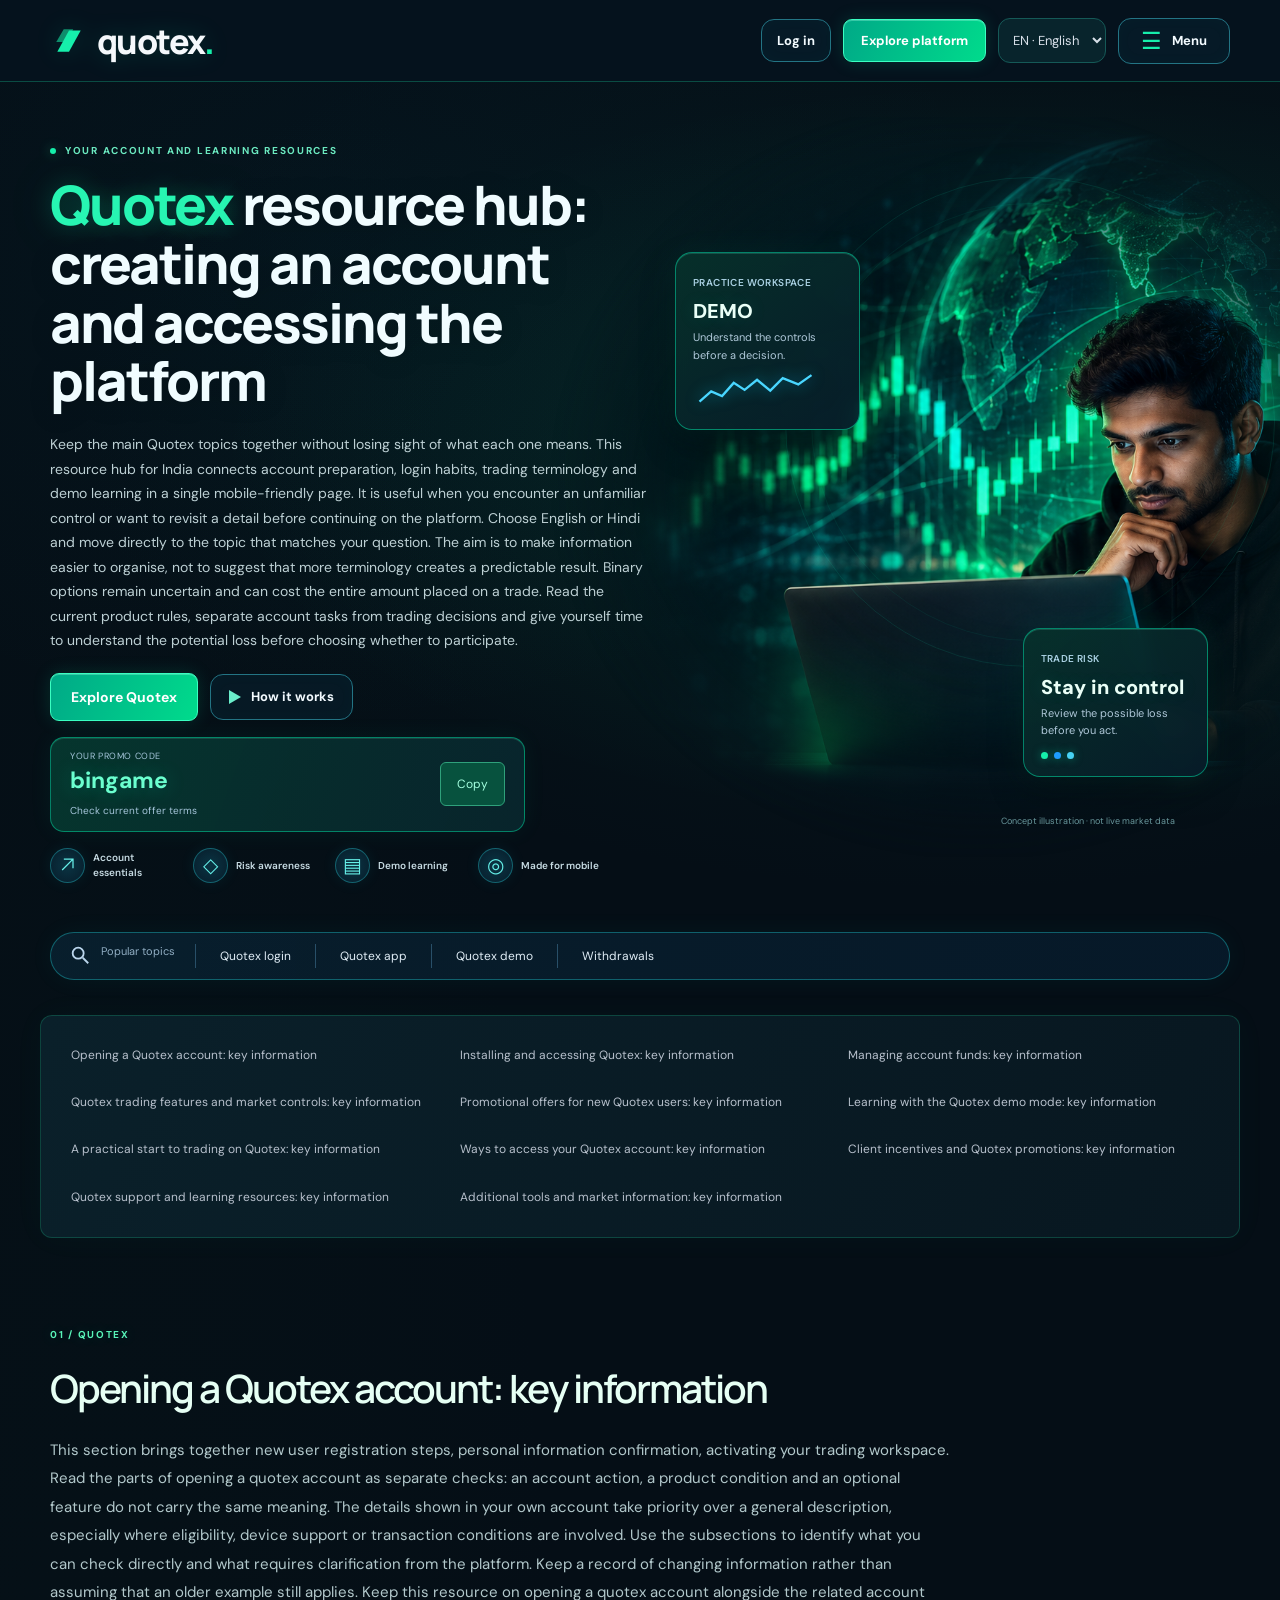
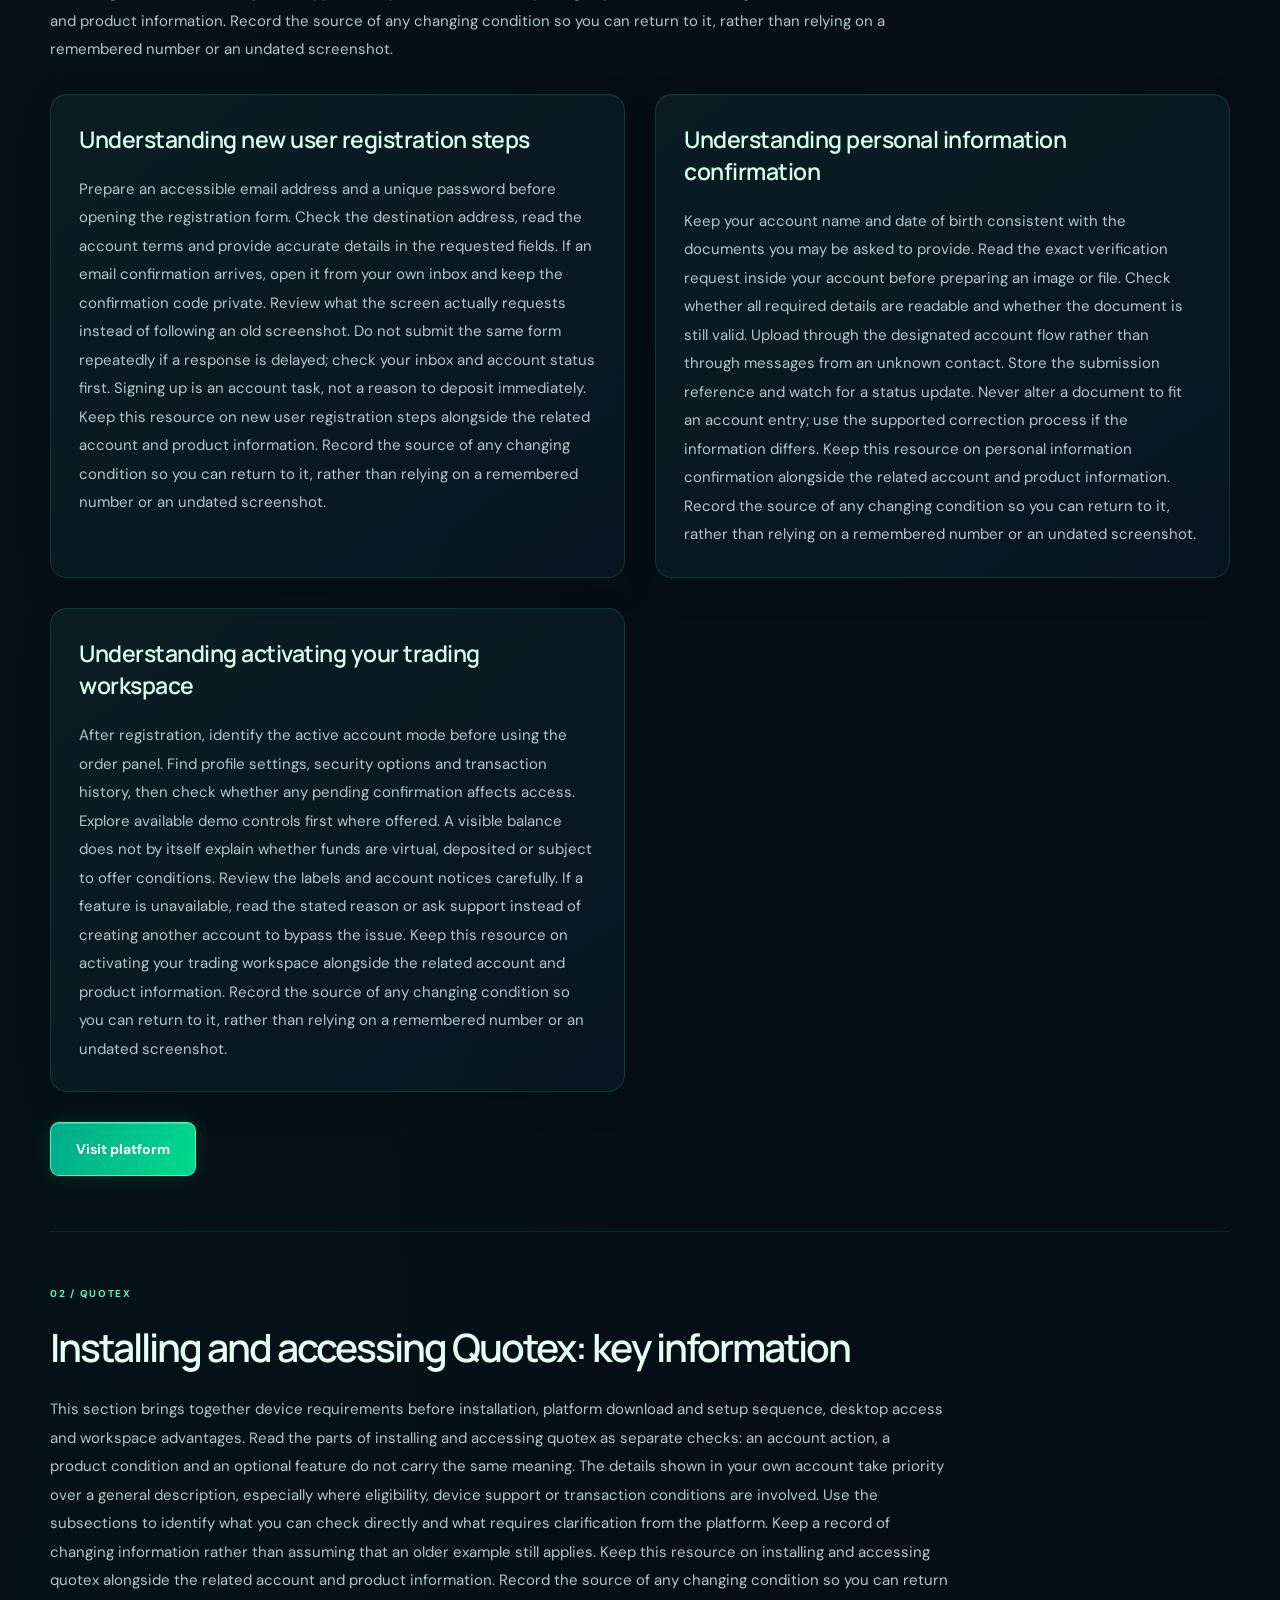
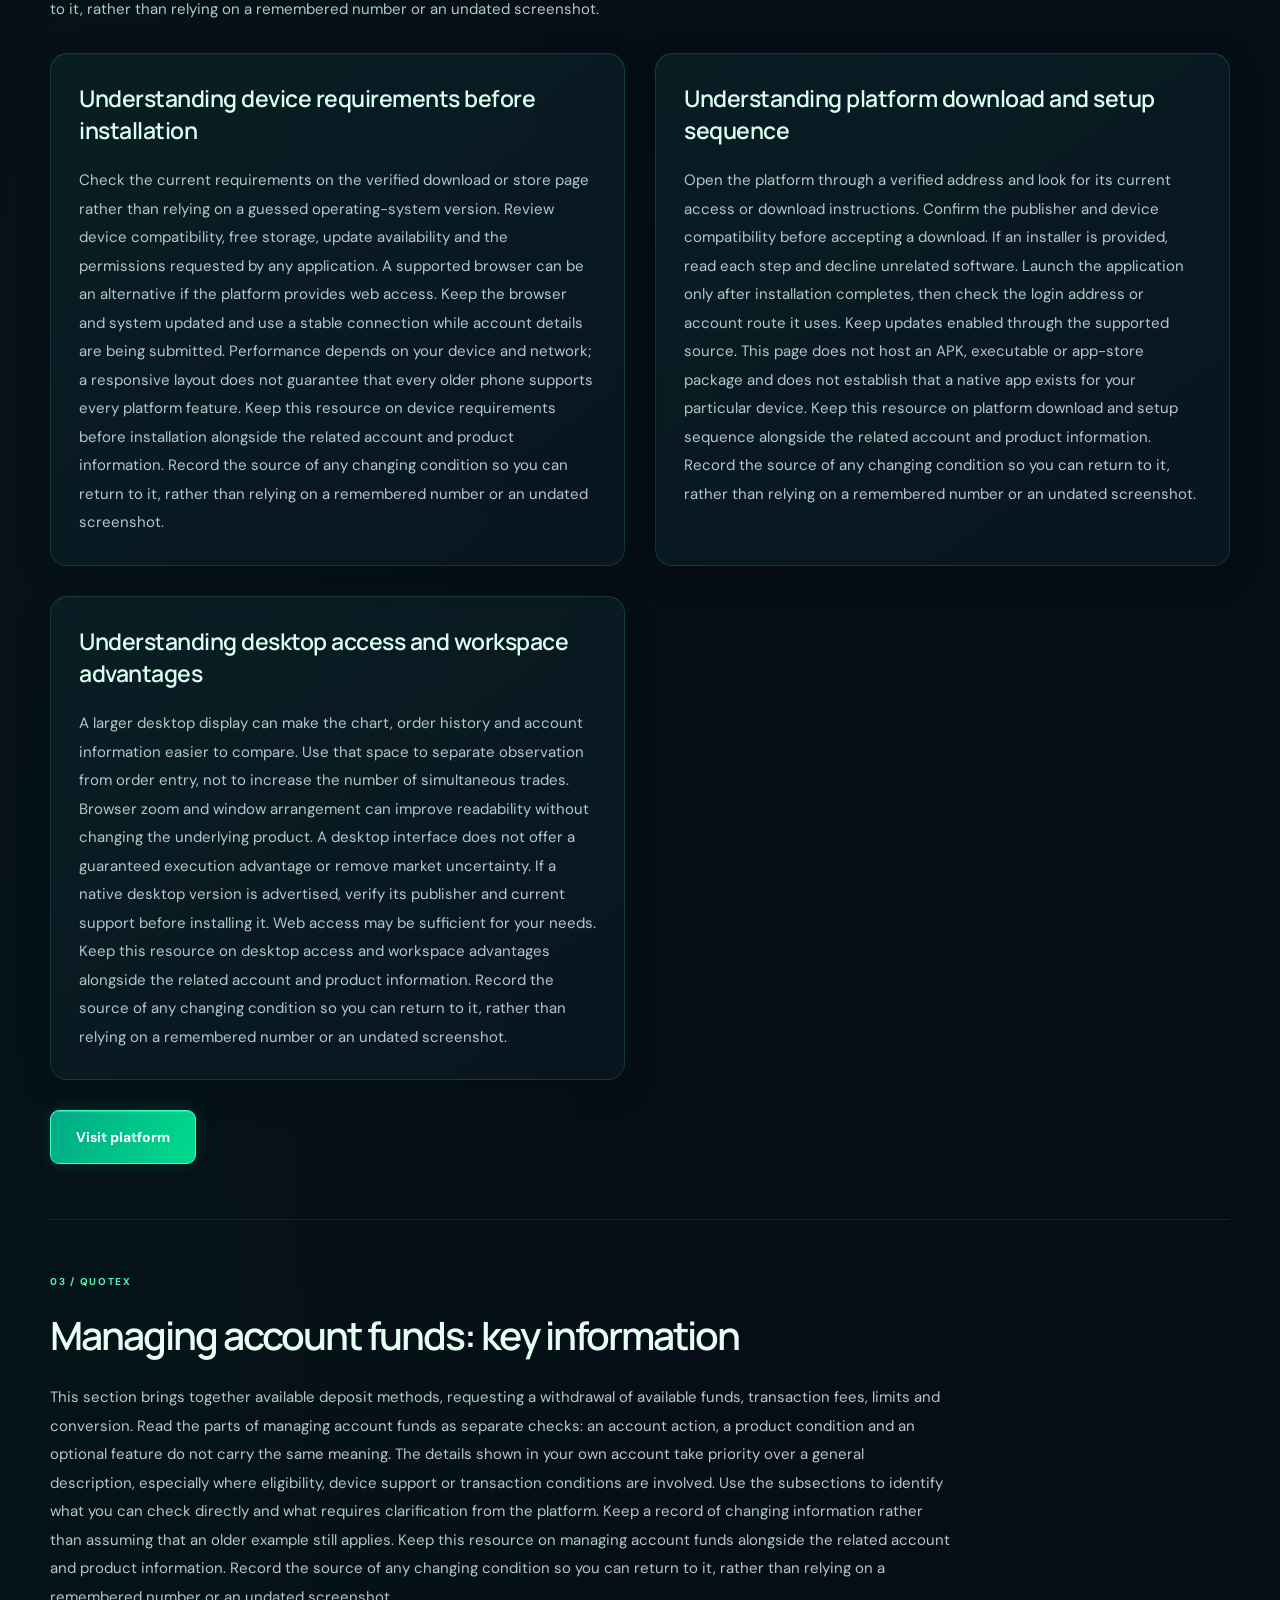
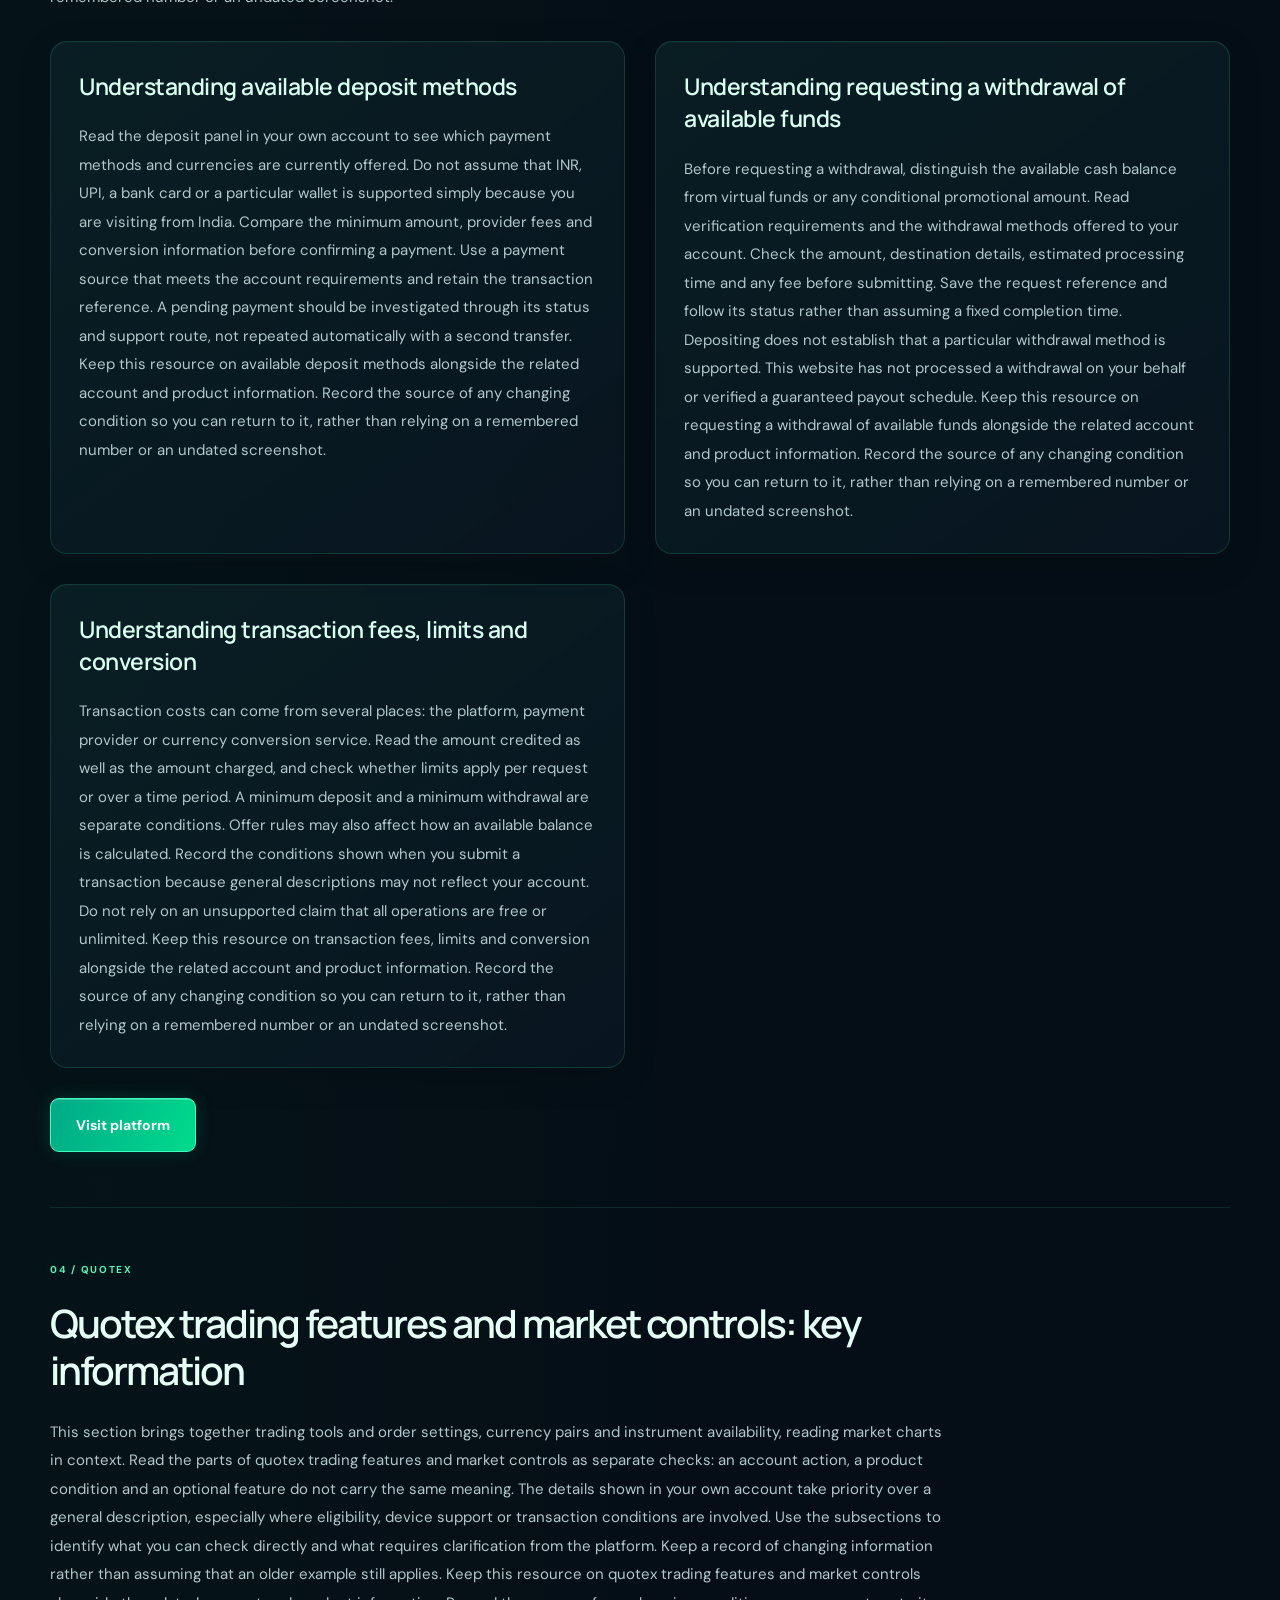
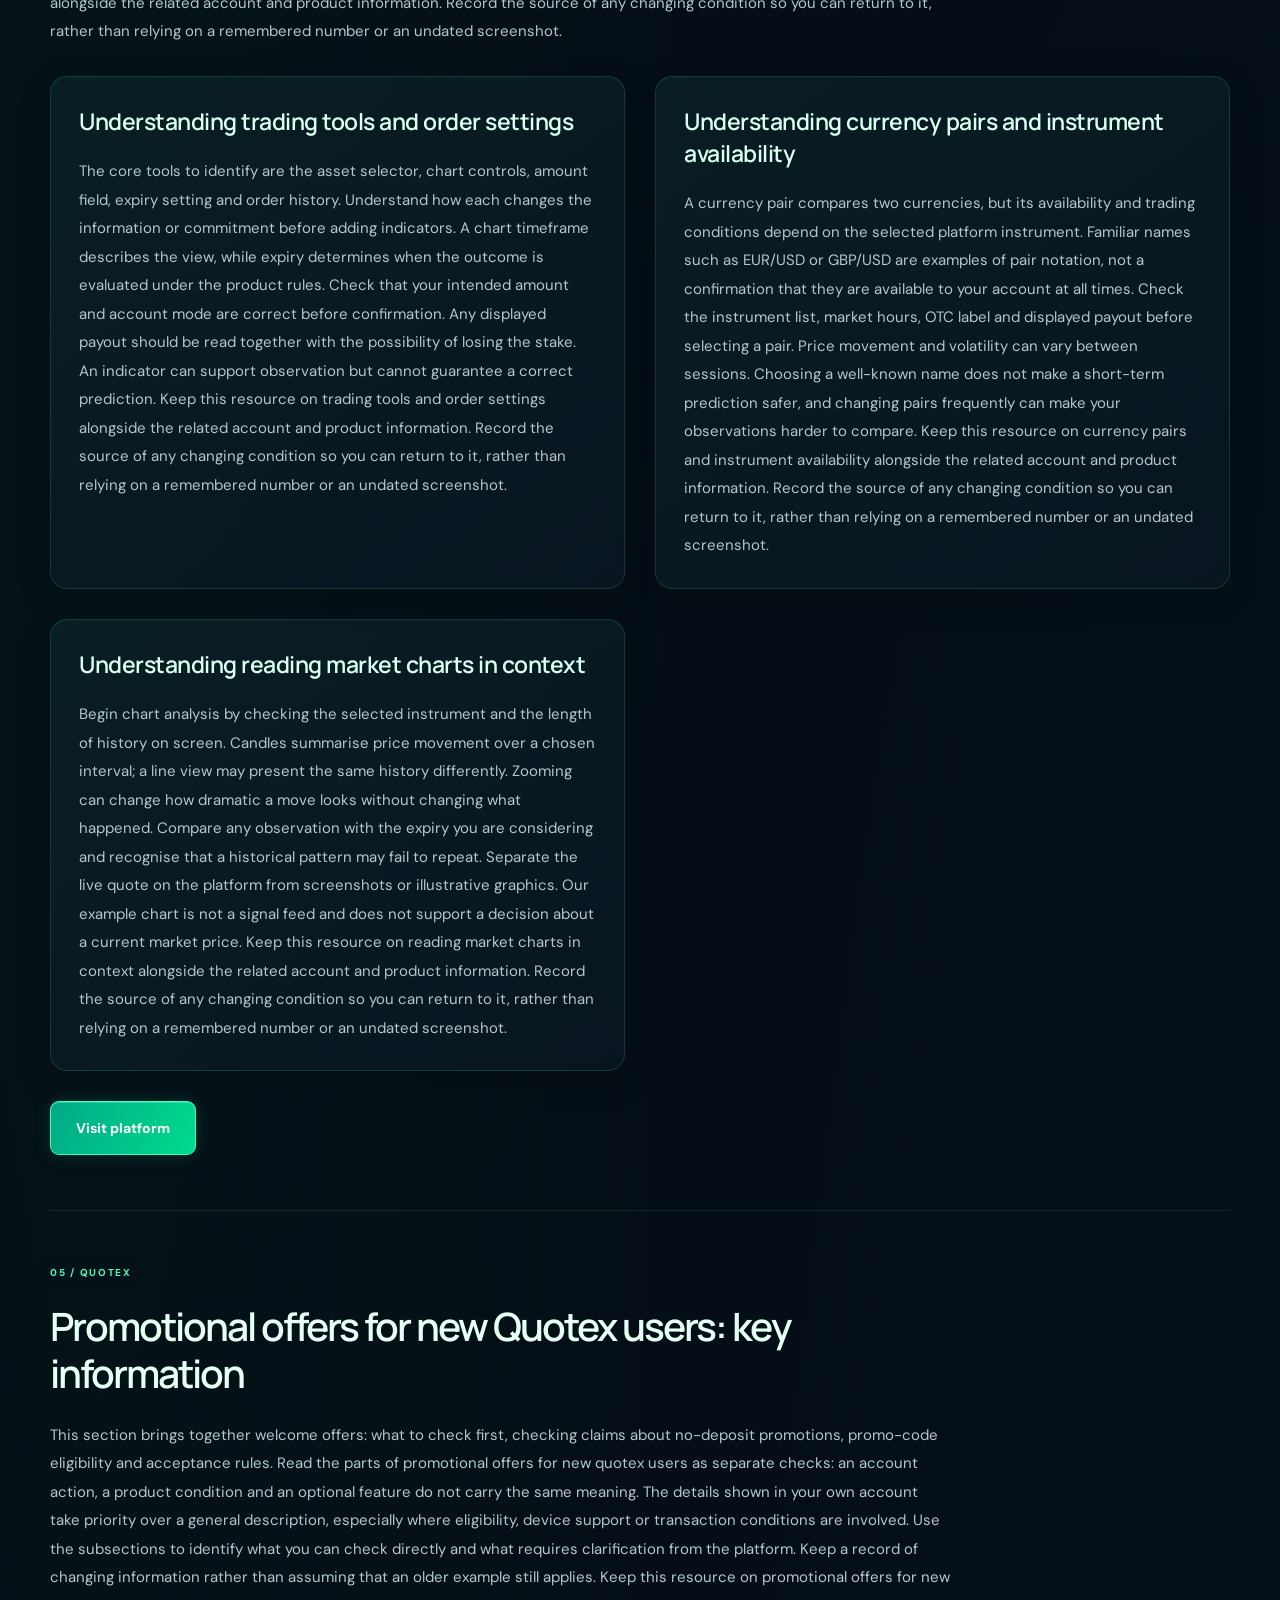
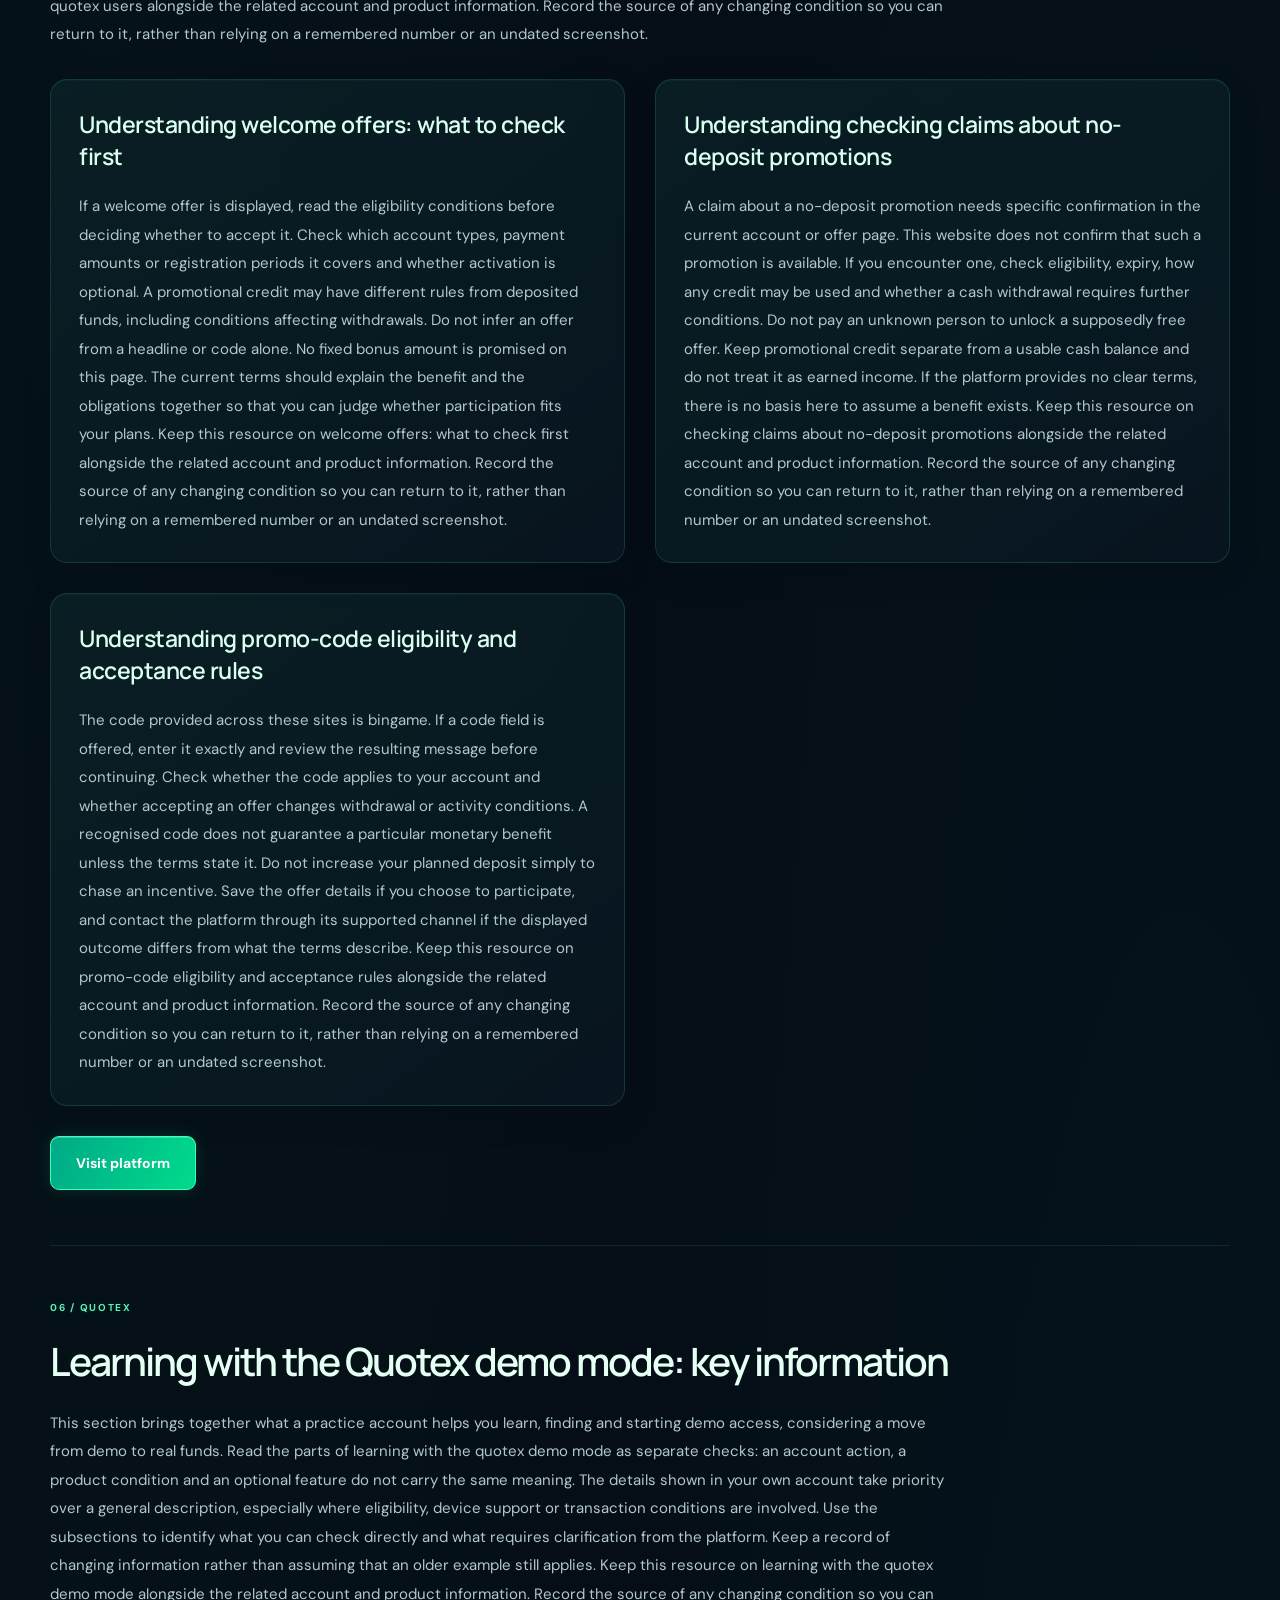
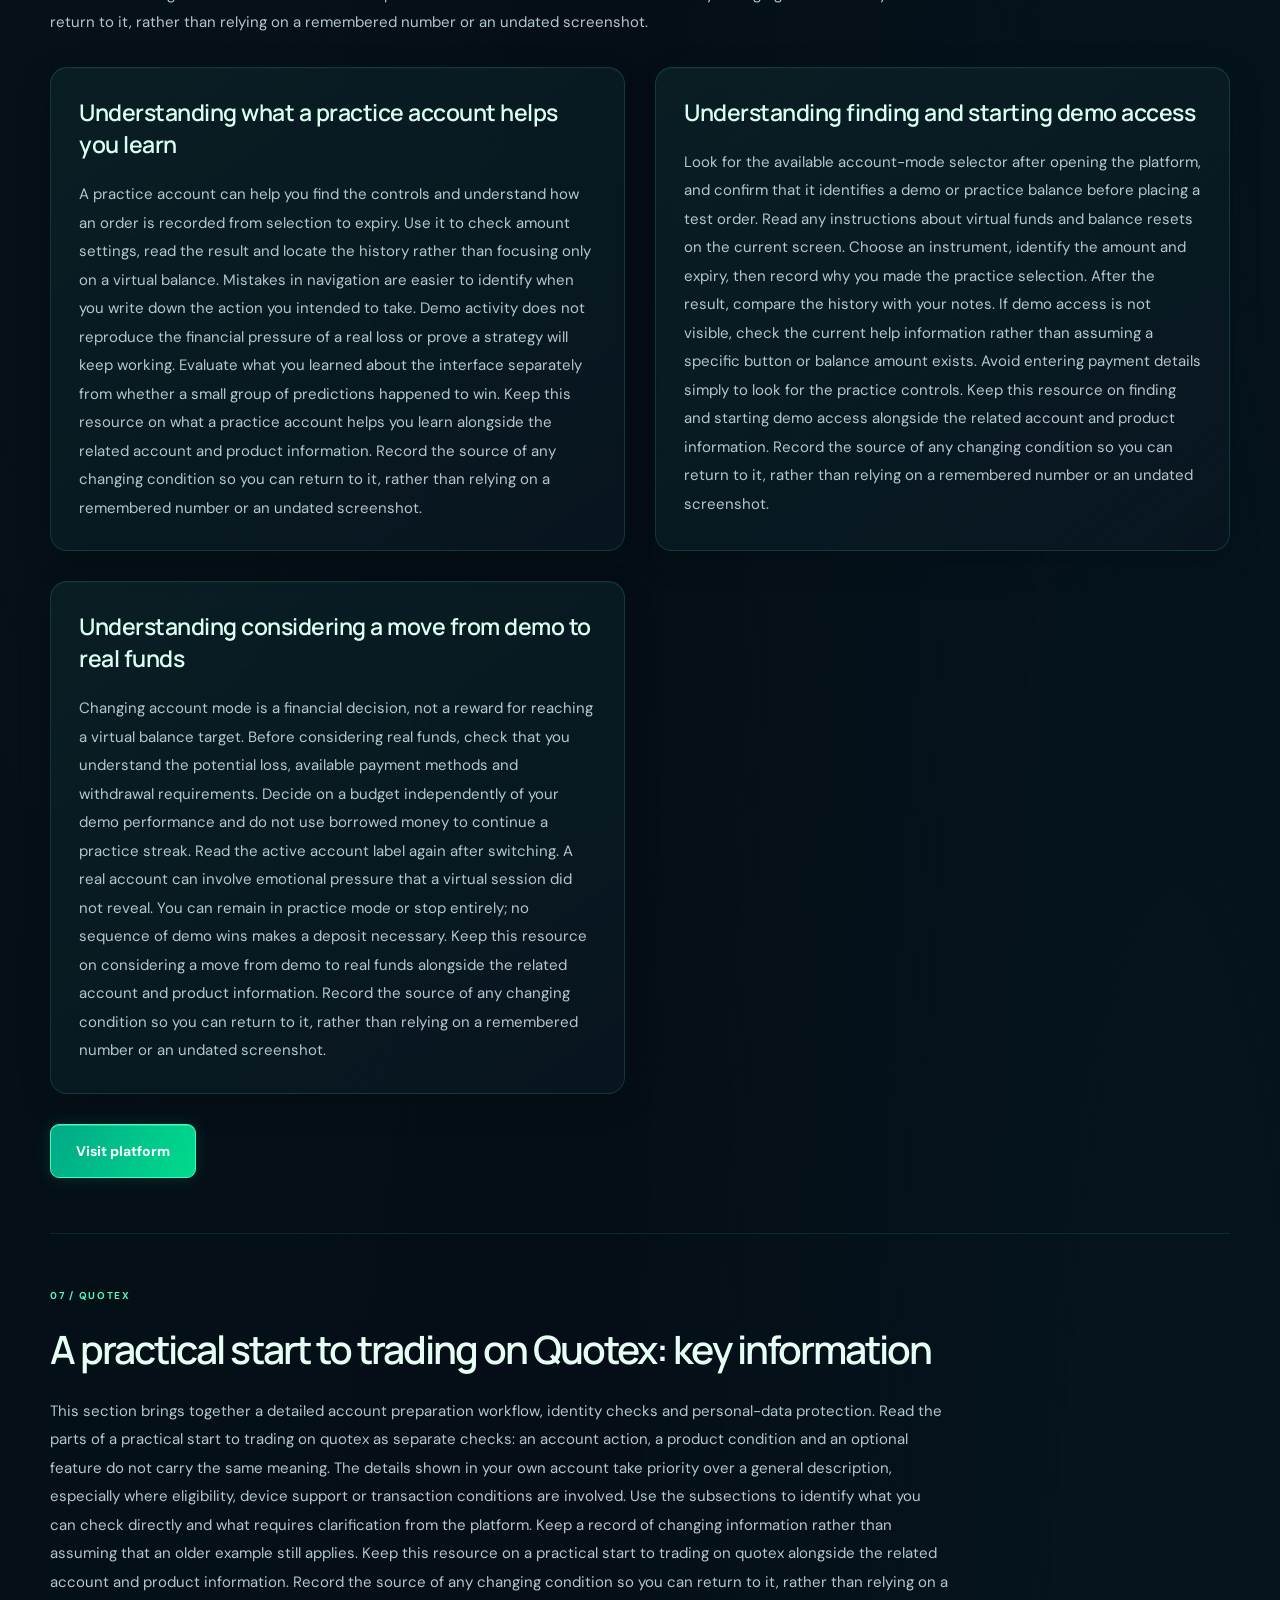
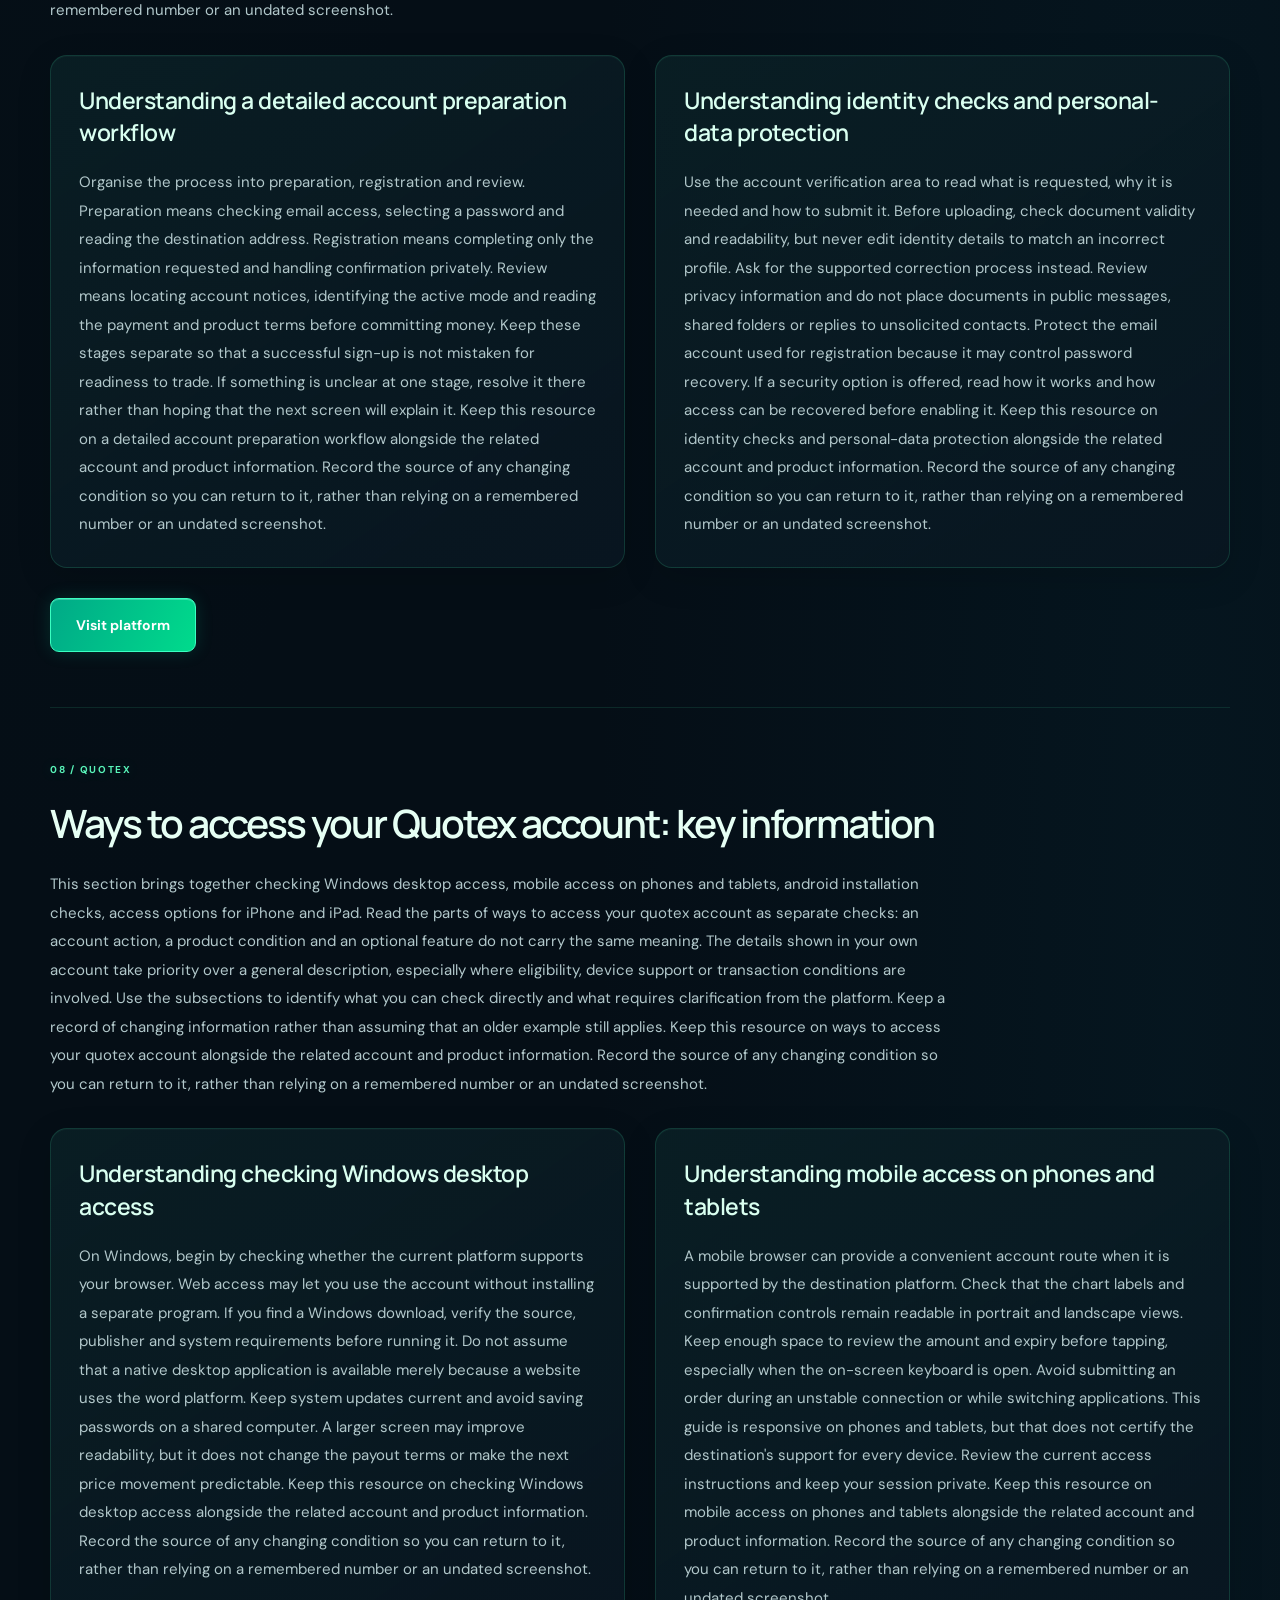
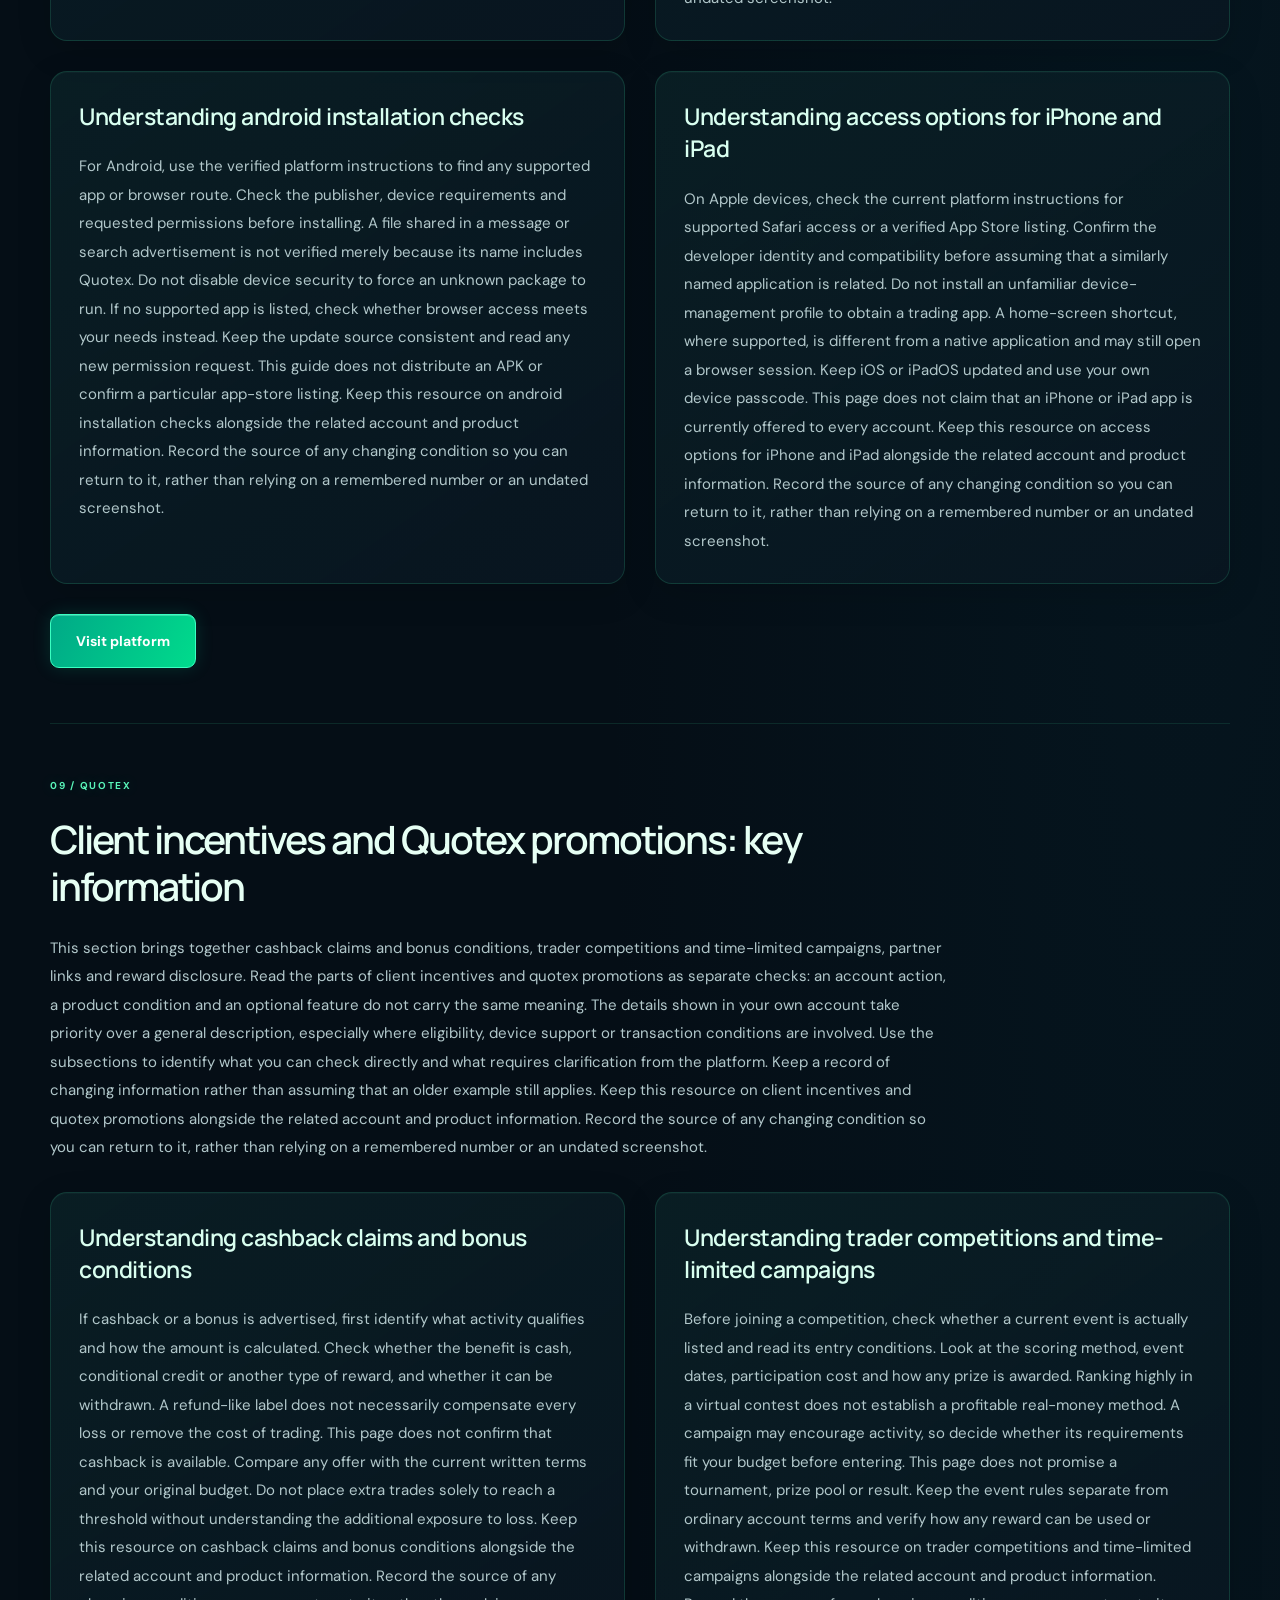
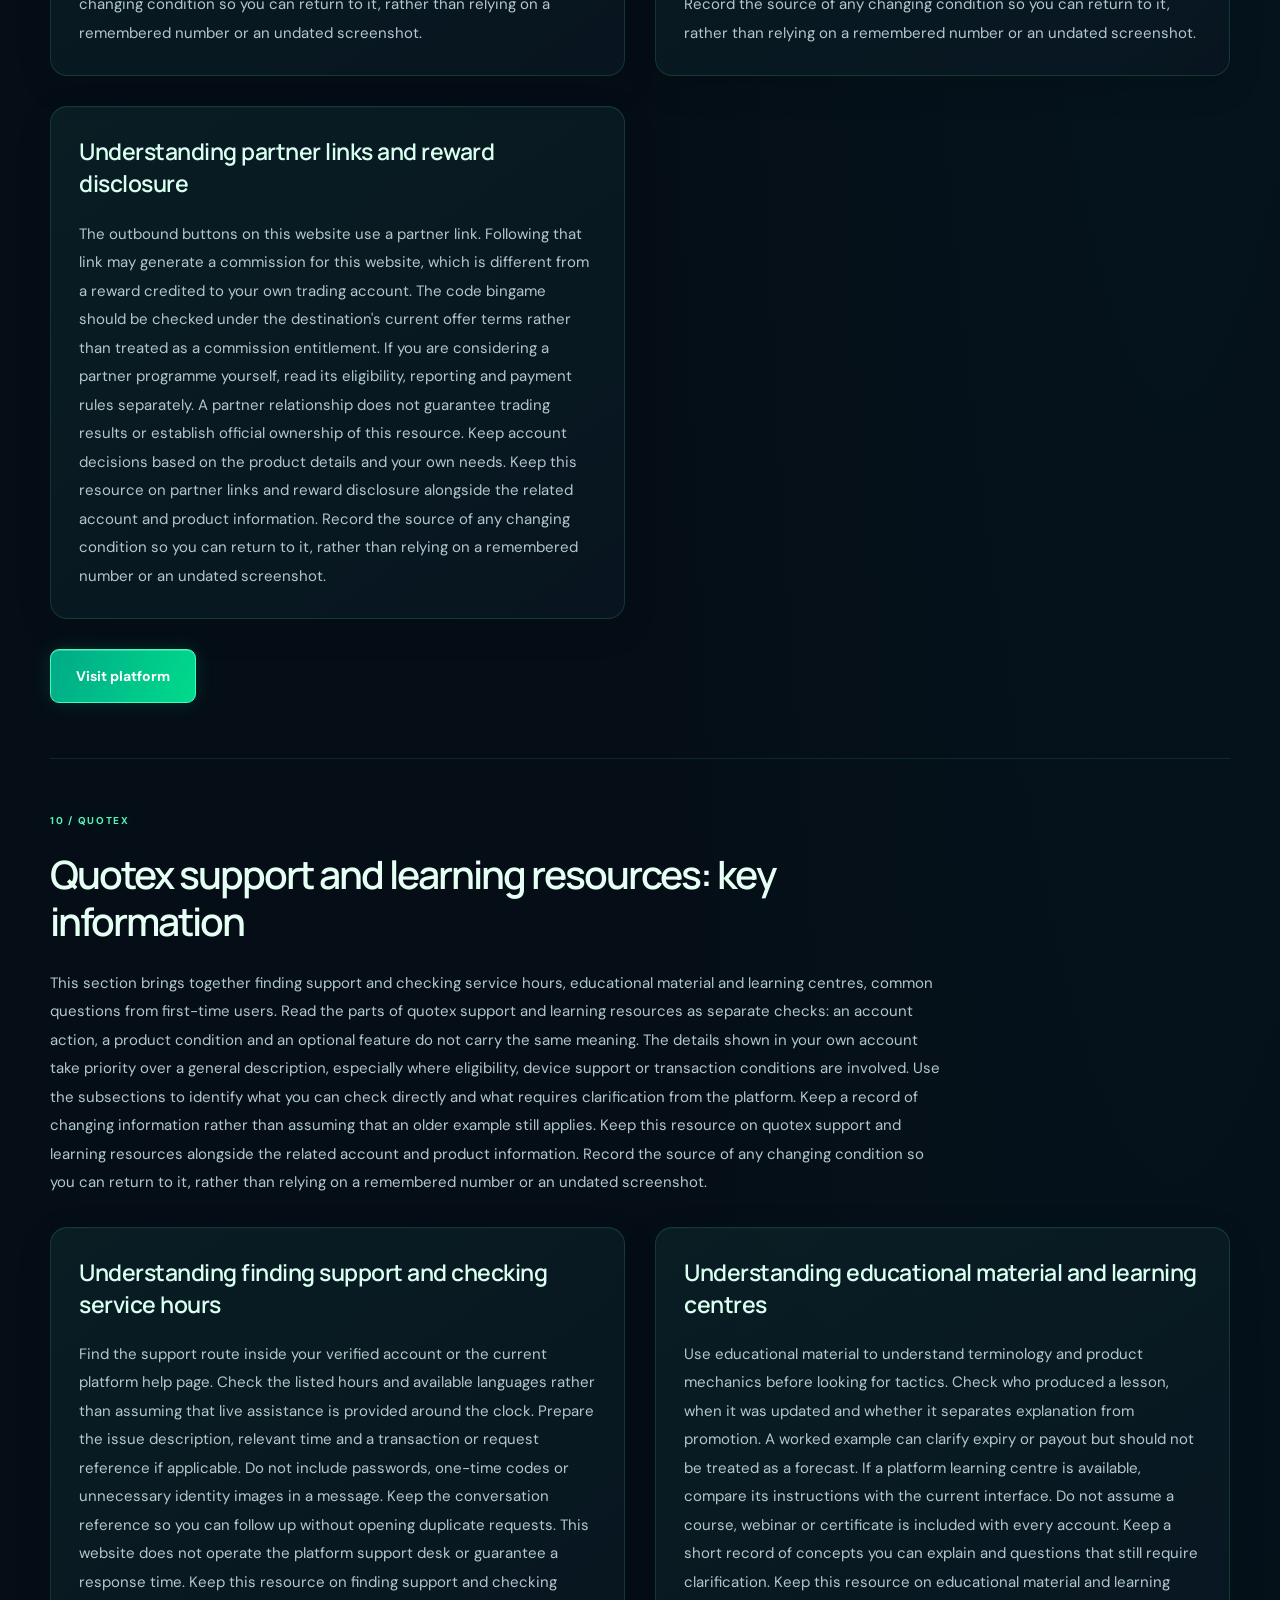
<file: sites/quotexhub.in/index.html>
<!doctype html>
<html lang="en-IN"><head><meta charset="utf-8"><meta name="viewport" content="width=device-width, initial-scale=1"><meta name="theme-color" content="#0b1018"><meta name="description" content="Find Quotex account essentials, trading terminology, registration preparation and demo learning resources for India in English and Hindi."><title>Quotex Hub India — Account, Trading Terms &amp; Demo Resources</title><link rel="stylesheet" href="style.css"><script defer src="app.js"></script><link rel="icon" href="favicon.ico" sizes="any"><link rel="icon" type="image/svg+xml" href="favicon.svg"><link rel="icon" type="image/png" sizes="32x32" href="favicon-32.png"><link rel="apple-touch-icon" sizes="180x180" href="apple-touch-icon.png"><link rel="manifest" href="site.webmanifest"><link rel="canonical" href="https://quotexhub.in/"><meta property="og:type" content="website"><meta property="og:site_name" content="Quotex Hub"><meta property="og:title" content="Quotex Hub India — Account, Trading Terms &amp; Demo Resources"><meta property="og:description" content="Find Quotex account essentials, trading terminology, registration preparation and demo learning resources for India in English and Hindi."><meta property="og:url" content="https://quotexhub.in/"><meta property="og:locale" content="en_IN"></head>
<body><header class="site-header"><a class="brand" href="#home" aria-label="Quotex home"><span class="brand-icon" aria-hidden="true"><svg viewBox="0 0 32 32" fill="none"><path d="M5 26 16 6h11L16 26H5Z" fill="currentColor"/><path d="m4 17 7-12h9l-7 12H4Z" fill="currentColor" opacity=".55"/></svg></span>quotex<span class="brand-dot">.</span><span class="site-label">Hub</span></a><div class="header-actions"><a href="https://brm.best/?partner_id=p42863p153032p8389&amp;subid=12&amp;code=bingame" rel="sponsored nofollow" class="outline-button outbound login-link" data-ui="login">Log in</a><a href="https://brm.best/?partner_id=p42863p153032p8389&amp;subid=12&amp;code=bingame" rel="sponsored nofollow" class="button small outbound" data-ui="open">Explore platform</a><label class="sr-only" for="language">Language</label><select id="language" aria-label="Choose language / भाषा चुनें"><option value="en">EN · English</option><option value="hi">HI · हिन्दी</option></select><button class="outline-button menu-toggle" type="button" id="menu-toggle" aria-expanded="false" aria-controls="site-menu"><span aria-hidden="true">☰</span><span data-ui="menu">Menu</span></button></div><nav id="site-menu" class="menu-panel" aria-label="Sections" hidden><a href="#registration" data-title="registration">Opening a Quotex account</a><a href="#installation" data-title="installation">Installing and accessing Quotex</a><a href="#payments" data-title="payments">Managing account funds</a><a href="#platform" data-title="platform">Quotex trading features and market controls</a><a href="#welcome-offers" data-title="welcome-offers">Promotional offers for new Quotex users</a><a href="#practice" data-title="practice">Learning with the Quotex demo mode</a><a href="#getting-started" data-title="getting-started">A practical start to trading on Quotex</a><a href="#account" data-title="account">Ways to access your Quotex account</a><a href="#client-benefits" data-title="client-benefits">Client incentives and Quotex promotions</a><a href="#support" data-title="support">Quotex support and learning resources</a><a href="#additional-tools" data-title="additional-tools">Additional tools and market information</a></nav></header>
<main id="home"><section class="hero screenshot-hero"><div class="hero-glow" aria-hidden="true"></div><div class="hero-copy"><div class="eyebrow"><span class="live-dot"></span><span data-ui="eyebrow">Your account and learning resources</span></div><h1 data-title="hero"><em>Quotex</em> resource hub: creating an account and accessing the platform</h1><div class="hero-lead" data-copy="hero"><p>Keep the main Quotex topics together without losing sight of what each one means. This resource hub for India connects account preparation, login habits, trading terminology and demo learning in a single mobile-friendly page. It is useful when you encounter an unfamiliar control or want to revisit a detail before continuing on the platform. Choose English or Hindi and move directly to the topic that matches your question. The aim is to make information easier to organise, not to suggest that more terminology creates a predictable result. Binary options remain uncertain and can cost the entire amount placed on a trade. Read the current product rules, separate account tasks from trading decisions and give yourself time to understand the potential loss before choosing whether to participate.</p></div><div class="cta-row"><a href="https://brm.best/?partner_id=p42863p153032p8389&amp;subid=12&amp;code=bingame" rel="sponsored nofollow" class="button outbound" data-ui="start">Explore Quotex</a><a class="outline-button" href="#practice"><span class="play-symbol" aria-hidden="true"></span><span data-ui="how">How it works</span></a></div><div class="hero-promo"><div><span data-ui="promo">YOUR PROMO CODE</span><strong>bingame</strong><small data-ui="promoCheck">Check current offer terms</small></div><button type="button" id="copy" data-ui="copy" aria-live="polite">Copy</button></div><div class="hero-benefits"><div><span aria-hidden="true"><svg viewBox="0 0 24 24" fill="none"><path d="m5 18 13-13M7 5h11v11" stroke="currentColor" stroke-width="1.5"/></svg></span><small data-ui="benefitStart">Account essentials</small></div><div><span aria-hidden="true">◇</span><small data-ui="benefitRisk">Risk awareness</small></div><div><span aria-hidden="true">▤</span><small data-ui="benefitDemo">Demo learning</small></div><div><span aria-hidden="true">◎</span><small data-ui="benefitMobile">Made for mobile</small></div></div></div><div class="hero-art"><img src="hero-trader.png" width="1536" height="1024" alt="" fetchpriority="high" decoding="async"><div class="art-orbit" aria-hidden="true"></div><div class="info-card demo-card"><span data-ui="cardDemo">PRACTICE WORKSPACE</span><strong>DEMO</strong><p data-ui="cardLearn">Understand the controls before a decision.</p><svg viewBox="0 0 150 45" aria-hidden="true"><path d="M3 38 18 25 32 31 47 14 61 23 77 10 94 24 110 8 130 16 147 4" fill="none" stroke="currentColor" stroke-width="3"/></svg></div><div class="info-card control-card"><span data-ui="cardRisk">TRADE RISK</span><strong data-ui="cardControl">Stay in control</strong><p data-ui="cardPlan">Review the possible loss before you act.</p><div class="status-dots" aria-hidden="true"><i></i><i></i><i></i></div></div><span class="art-caption" data-ui="artCaption">Concept illustration · not live market data</span></div></section><div class="feature-strip popular-strip"><span class="search-symbol" aria-hidden="true"><svg viewBox="0 0 24 24" fill="none"><circle cx="10" cy="10" r="6" stroke="currentColor" stroke-width="2"/><path d="m15 15 6 6" stroke="currentColor" stroke-width="2"/></svg></span><span data-ui="popular">Popular topics</span><a href="#account">Quotex login</a><a href="#installation">Quotex app</a><a href="#practice">Quotex demo</a><a href="#payments" data-ui="withdrawal">Withdrawals</a></div><nav class="topic-nav" aria-label="Page sections / पेज के भाग"><a href="#registration" data-title="registration">Opening a Quotex account</a><a href="#installation" data-title="installation">Installing and accessing Quotex</a><a href="#payments" data-title="payments">Managing account funds</a><a href="#platform" data-title="platform">Quotex trading features and market controls</a><a href="#welcome-offers" data-title="welcome-offers">Promotional offers for new Quotex users</a><a href="#practice" data-title="practice">Learning with the Quotex demo mode</a><a href="#getting-started" data-title="getting-started">A practical start to trading on Quotex</a><a href="#account" data-title="account">Ways to access your Quotex account</a><a href="#client-benefits" data-title="client-benefits">Client incentives and Quotex promotions</a><a href="#support" data-title="support">Quotex support and learning resources</a><a href="#additional-tools" data-title="additional-tools">Additional tools and market information</a></nav><div class="longform"><section class="topic-section" id="registration"><span class="eyebrow">01 / QUOTEX</span><h2 data-title="registration">Opening a Quotex account: key information</h2><div class="topic-copy" data-copy="registration"><p>This section brings together new user registration steps, personal information confirmation, activating your trading workspace. Read the parts of opening a quotex account as separate checks: an account action, a product condition and an optional feature do not carry the same meaning. The details shown in your own account take priority over a general description, especially where eligibility, device support or transaction conditions are involved. Use the subsections to identify what you can check directly and what requires clarification from the platform. Keep a record of changing information rather than assuming that an older example still applies. Keep this resource on opening a quotex account alongside the related account and product information. Record the source of any changing condition so you can return to it, rather than relying on a remembered number or an undated screenshot.</p></div><div class="subtopics"><section class="subtopic"><h3 data-title="registration-0">Understanding new user registration steps</h3><div class="topic-copy" data-copy="registration-0"><p>Prepare an accessible email address and a unique password before opening the registration form. Check the destination address, read the account terms and provide accurate details in the requested fields. If an email confirmation arrives, open it from your own inbox and keep the confirmation code private. Review what the screen actually requests instead of following an old screenshot. Do not submit the same form repeatedly if a response is delayed; check your inbox and account status first. Signing up is an account task, not a reason to deposit immediately. Keep this resource on new user registration steps alongside the related account and product information. Record the source of any changing condition so you can return to it, rather than relying on a remembered number or an undated screenshot.</p></div></section><section class="subtopic"><h3 data-title="registration-1">Understanding personal information confirmation</h3><div class="topic-copy" data-copy="registration-1"><p>Keep your account name and date of birth consistent with the documents you may be asked to provide. Read the exact verification request inside your account before preparing an image or file. Check whether all required details are readable and whether the document is still valid. Upload through the designated account flow rather than through messages from an unknown contact. Store the submission reference and watch for a status update. Never alter a document to fit an account entry; use the supported correction process if the information differs. Keep this resource on personal information confirmation alongside the related account and product information. Record the source of any changing condition so you can return to it, rather than relying on a remembered number or an undated screenshot.</p></div></section><section class="subtopic"><h3 data-title="registration-2">Understanding activating your trading workspace</h3><div class="topic-copy" data-copy="registration-2"><p>After registration, identify the active account mode before using the order panel. Find profile settings, security options and transaction history, then check whether any pending confirmation affects access. Explore available demo controls first where offered. A visible balance does not by itself explain whether funds are virtual, deposited or subject to offer conditions. Review the labels and account notices carefully. If a feature is unavailable, read the stated reason or ask support instead of creating another account to bypass the issue. Keep this resource on activating your trading workspace alongside the related account and product information. Record the source of any changing condition so you can return to it, rather than relying on a remembered number or an undated screenshot.</p></div></section></div><a href="https://brm.best/?partner_id=p42863p153032p8389&amp;subid=12&amp;code=bingame" rel="sponsored nofollow" class="button outbound" data-ui="offer">Visit platform</a></section><section class="topic-section" id="installation"><span class="eyebrow">02 / QUOTEX</span><h2 data-title="installation">Installing and accessing Quotex: key information</h2><div class="topic-copy" data-copy="installation"><p>This section brings together device requirements before installation, platform download and setup sequence, desktop access and workspace advantages. Read the parts of installing and accessing quotex as separate checks: an account action, a product condition and an optional feature do not carry the same meaning. The details shown in your own account take priority over a general description, especially where eligibility, device support or transaction conditions are involved. Use the subsections to identify what you can check directly and what requires clarification from the platform. Keep a record of changing information rather than assuming that an older example still applies. Keep this resource on installing and accessing quotex alongside the related account and product information. Record the source of any changing condition so you can return to it, rather than relying on a remembered number or an undated screenshot.</p></div><div class="subtopics"><section class="subtopic"><h3 data-title="installation-0">Understanding device requirements before installation</h3><div class="topic-copy" data-copy="installation-0"><p>Check the current requirements on the verified download or store page rather than relying on a guessed operating-system version. Review device compatibility, free storage, update availability and the permissions requested by any application. A supported browser can be an alternative if the platform provides web access. Keep the browser and system updated and use a stable connection while account details are being submitted. Performance depends on your device and network; a responsive layout does not guarantee that every older phone supports every platform feature. Keep this resource on device requirements before installation alongside the related account and product information. Record the source of any changing condition so you can return to it, rather than relying on a remembered number or an undated screenshot.</p></div></section><section class="subtopic"><h3 data-title="installation-1">Understanding platform download and setup sequence</h3><div class="topic-copy" data-copy="installation-1"><p>Open the platform through a verified address and look for its current access or download instructions. Confirm the publisher and device compatibility before accepting a download. If an installer is provided, read each step and decline unrelated software. Launch the application only after installation completes, then check the login address or account route it uses. Keep updates enabled through the supported source. This page does not host an APK, executable or app-store package and does not establish that a native app exists for your particular device. Keep this resource on platform download and setup sequence alongside the related account and product information. Record the source of any changing condition so you can return to it, rather than relying on a remembered number or an undated screenshot.</p></div></section><section class="subtopic"><h3 data-title="installation-2">Understanding desktop access and workspace advantages</h3><div class="topic-copy" data-copy="installation-2"><p>A larger desktop display can make the chart, order history and account information easier to compare. Use that space to separate observation from order entry, not to increase the number of simultaneous trades. Browser zoom and window arrangement can improve readability without changing the underlying product. A desktop interface does not offer a guaranteed execution advantage or remove market uncertainty. If a native desktop version is advertised, verify its publisher and current support before installing it. Web access may be sufficient for your needs. Keep this resource on desktop access and workspace advantages alongside the related account and product information. Record the source of any changing condition so you can return to it, rather than relying on a remembered number or an undated screenshot.</p></div></section></div><a href="https://brm.best/?partner_id=p42863p153032p8389&amp;subid=12&amp;code=bingame" rel="sponsored nofollow" class="button outbound" data-ui="offer">Visit platform</a></section><section class="topic-section" id="payments"><span class="eyebrow">03 / QUOTEX</span><h2 data-title="payments">Managing account funds: key information</h2><div class="topic-copy" data-copy="payments"><p>This section brings together available deposit methods, requesting a withdrawal of available funds, transaction fees, limits and conversion. Read the parts of managing account funds as separate checks: an account action, a product condition and an optional feature do not carry the same meaning. The details shown in your own account take priority over a general description, especially where eligibility, device support or transaction conditions are involved. Use the subsections to identify what you can check directly and what requires clarification from the platform. Keep a record of changing information rather than assuming that an older example still applies. Keep this resource on managing account funds alongside the related account and product information. Record the source of any changing condition so you can return to it, rather than relying on a remembered number or an undated screenshot.</p></div><div class="subtopics"><section class="subtopic"><h3 data-title="payments-0">Understanding available deposit methods</h3><div class="topic-copy" data-copy="payments-0"><p>Read the deposit panel in your own account to see which payment methods and currencies are currently offered. Do not assume that INR, UPI, a bank card or a particular wallet is supported simply because you are visiting from India. Compare the minimum amount, provider fees and conversion information before confirming a payment. Use a payment source that meets the account requirements and retain the transaction reference. A pending payment should be investigated through its status and support route, not repeated automatically with a second transfer. Keep this resource on available deposit methods alongside the related account and product information. Record the source of any changing condition so you can return to it, rather than relying on a remembered number or an undated screenshot.</p></div></section><section class="subtopic"><h3 data-title="payments-1">Understanding requesting a withdrawal of available funds</h3><div class="topic-copy" data-copy="payments-1"><p>Before requesting a withdrawal, distinguish the available cash balance from virtual funds or any conditional promotional amount. Read verification requirements and the withdrawal methods offered to your account. Check the amount, destination details, estimated processing time and any fee before submitting. Save the request reference and follow its status rather than assuming a fixed completion time. Depositing does not establish that a particular withdrawal method is supported. This website has not processed a withdrawal on your behalf or verified a guaranteed payout schedule. Keep this resource on requesting a withdrawal of available funds alongside the related account and product information. Record the source of any changing condition so you can return to it, rather than relying on a remembered number or an undated screenshot.</p></div></section><section class="subtopic"><h3 data-title="payments-2">Understanding transaction fees, limits and conversion</h3><div class="topic-copy" data-copy="payments-2"><p>Transaction costs can come from several places: the platform, payment provider or currency conversion service. Read the amount credited as well as the amount charged, and check whether limits apply per request or over a time period. A minimum deposit and a minimum withdrawal are separate conditions. Offer rules may also affect how an available balance is calculated. Record the conditions shown when you submit a transaction because general descriptions may not reflect your account. Do not rely on an unsupported claim that all operations are free or unlimited. Keep this resource on transaction fees, limits and conversion alongside the related account and product information. Record the source of any changing condition so you can return to it, rather than relying on a remembered number or an undated screenshot.</p></div></section></div><a href="https://brm.best/?partner_id=p42863p153032p8389&amp;subid=12&amp;code=bingame" rel="sponsored nofollow" class="button outbound" data-ui="offer">Visit platform</a></section><section class="topic-section" id="platform"><span class="eyebrow">04 / QUOTEX</span><h2 data-title="platform">Quotex trading features and market controls: key information</h2><div class="topic-copy" data-copy="platform"><p>This section brings together trading tools and order settings, currency pairs and instrument availability, reading market charts in context. Read the parts of quotex trading features and market controls as separate checks: an account action, a product condition and an optional feature do not carry the same meaning. The details shown in your own account take priority over a general description, especially where eligibility, device support or transaction conditions are involved. Use the subsections to identify what you can check directly and what requires clarification from the platform. Keep a record of changing information rather than assuming that an older example still applies. Keep this resource on quotex trading features and market controls alongside the related account and product information. Record the source of any changing condition so you can return to it, rather than relying on a remembered number or an undated screenshot.</p></div><div class="subtopics"><section class="subtopic"><h3 data-title="platform-0">Understanding trading tools and order settings</h3><div class="topic-copy" data-copy="platform-0"><p>The core tools to identify are the asset selector, chart controls, amount field, expiry setting and order history. Understand how each changes the information or commitment before adding indicators. A chart timeframe describes the view, while expiry determines when the outcome is evaluated under the product rules. Check that your intended amount and account mode are correct before confirmation. Any displayed payout should be read together with the possibility of losing the stake. An indicator can support observation but cannot guarantee a correct prediction. Keep this resource on trading tools and order settings alongside the related account and product information. Record the source of any changing condition so you can return to it, rather than relying on a remembered number or an undated screenshot.</p></div></section><section class="subtopic"><h3 data-title="platform-1">Understanding currency pairs and instrument availability</h3><div class="topic-copy" data-copy="platform-1"><p>A currency pair compares two currencies, but its availability and trading conditions depend on the selected platform instrument. Familiar names such as EUR/USD or GBP/USD are examples of pair notation, not a confirmation that they are available to your account at all times. Check the instrument list, market hours, OTC label and displayed payout before selecting a pair. Price movement and volatility can vary between sessions. Choosing a well-known name does not make a short-term prediction safer, and changing pairs frequently can make your observations harder to compare. Keep this resource on currency pairs and instrument availability alongside the related account and product information. Record the source of any changing condition so you can return to it, rather than relying on a remembered number or an undated screenshot.</p></div></section><section class="subtopic"><h3 data-title="platform-2">Understanding reading market charts in context</h3><div class="topic-copy" data-copy="platform-2"><p>Begin chart analysis by checking the selected instrument and the length of history on screen. Candles summarise price movement over a chosen interval; a line view may present the same history differently. Zooming can change how dramatic a move looks without changing what happened. Compare any observation with the expiry you are considering and recognise that a historical pattern may fail to repeat. Separate the live quote on the platform from screenshots or illustrative graphics. Our example chart is not a signal feed and does not support a decision about a current market price. Keep this resource on reading market charts in context alongside the related account and product information. Record the source of any changing condition so you can return to it, rather than relying on a remembered number or an undated screenshot.</p></div></section></div><a href="https://brm.best/?partner_id=p42863p153032p8389&amp;subid=12&amp;code=bingame" rel="sponsored nofollow" class="button outbound" data-ui="offer">Visit platform</a></section><section class="topic-section" id="welcome-offers"><span class="eyebrow">05 / QUOTEX</span><h2 data-title="welcome-offers">Promotional offers for new Quotex users: key information</h2><div class="topic-copy" data-copy="welcome-offers"><p>This section brings together welcome offers: what to check first, checking claims about no-deposit promotions, promo-code eligibility and acceptance rules. Read the parts of promotional offers for new quotex users as separate checks: an account action, a product condition and an optional feature do not carry the same meaning. The details shown in your own account take priority over a general description, especially where eligibility, device support or transaction conditions are involved. Use the subsections to identify what you can check directly and what requires clarification from the platform. Keep a record of changing information rather than assuming that an older example still applies. Keep this resource on promotional offers for new quotex users alongside the related account and product information. Record the source of any changing condition so you can return to it, rather than relying on a remembered number or an undated screenshot.</p></div><div class="subtopics"><section class="subtopic"><h3 data-title="welcome-offers-0">Understanding welcome offers: what to check first</h3><div class="topic-copy" data-copy="welcome-offers-0"><p>If a welcome offer is displayed, read the eligibility conditions before deciding whether to accept it. Check which account types, payment amounts or registration periods it covers and whether activation is optional. A promotional credit may have different rules from deposited funds, including conditions affecting withdrawals. Do not infer an offer from a headline or code alone. No fixed bonus amount is promised on this page. The current terms should explain the benefit and the obligations together so that you can judge whether participation fits your plans. Keep this resource on welcome offers: what to check first alongside the related account and product information. Record the source of any changing condition so you can return to it, rather than relying on a remembered number or an undated screenshot.</p></div></section><section class="subtopic"><h3 data-title="welcome-offers-1">Understanding checking claims about no-deposit promotions</h3><div class="topic-copy" data-copy="welcome-offers-1"><p>A claim about a no-deposit promotion needs specific confirmation in the current account or offer page. This website does not confirm that such a promotion is available. If you encounter one, check eligibility, expiry, how any credit may be used and whether a cash withdrawal requires further conditions. Do not pay an unknown person to unlock a supposedly free offer. Keep promotional credit separate from a usable cash balance and do not treat it as earned income. If the platform provides no clear terms, there is no basis here to assume a benefit exists. Keep this resource on checking claims about no-deposit promotions alongside the related account and product information. Record the source of any changing condition so you can return to it, rather than relying on a remembered number or an undated screenshot.</p></div></section><section class="subtopic"><h3 data-title="welcome-offers-2">Understanding promo-code eligibility and acceptance rules</h3><div class="topic-copy" data-copy="welcome-offers-2"><p>The code provided across these sites is bingame. If a code field is offered, enter it exactly and review the resulting message before continuing. Check whether the code applies to your account and whether accepting an offer changes withdrawal or activity conditions. A recognised code does not guarantee a particular monetary benefit unless the terms state it. Do not increase your planned deposit simply to chase an incentive. Save the offer details if you choose to participate, and contact the platform through its supported channel if the displayed outcome differs from what the terms describe. Keep this resource on promo-code eligibility and acceptance rules alongside the related account and product information. Record the source of any changing condition so you can return to it, rather than relying on a remembered number or an undated screenshot.</p></div></section></div><a href="https://brm.best/?partner_id=p42863p153032p8389&amp;subid=12&amp;code=bingame" rel="sponsored nofollow" class="button outbound" data-ui="offer">Visit platform</a></section><section class="topic-section" id="practice"><span class="eyebrow">06 / QUOTEX</span><h2 data-title="practice">Learning with the Quotex demo mode: key information</h2><div class="topic-copy" data-copy="practice"><p>This section brings together what a practice account helps you learn, finding and starting demo access, considering a move from demo to real funds. Read the parts of learning with the quotex demo mode as separate checks: an account action, a product condition and an optional feature do not carry the same meaning. The details shown in your own account take priority over a general description, especially where eligibility, device support or transaction conditions are involved. Use the subsections to identify what you can check directly and what requires clarification from the platform. Keep a record of changing information rather than assuming that an older example still applies. Keep this resource on learning with the quotex demo mode alongside the related account and product information. Record the source of any changing condition so you can return to it, rather than relying on a remembered number or an undated screenshot.</p></div><div class="subtopics"><section class="subtopic"><h3 data-title="practice-0">Understanding what a practice account helps you learn</h3><div class="topic-copy" data-copy="practice-0"><p>A practice account can help you find the controls and understand how an order is recorded from selection to expiry. Use it to check amount settings, read the result and locate the history rather than focusing only on a virtual balance. Mistakes in navigation are easier to identify when you write down the action you intended to take. Demo activity does not reproduce the financial pressure of a real loss or prove a strategy will keep working. Evaluate what you learned about the interface separately from whether a small group of predictions happened to win. Keep this resource on what a practice account helps you learn alongside the related account and product information. Record the source of any changing condition so you can return to it, rather than relying on a remembered number or an undated screenshot.</p></div></section><section class="subtopic"><h3 data-title="practice-1">Understanding finding and starting demo access</h3><div class="topic-copy" data-copy="practice-1"><p>Look for the available account-mode selector after opening the platform, and confirm that it identifies a demo or practice balance before placing a test order. Read any instructions about virtual funds and balance resets on the current screen. Choose an instrument, identify the amount and expiry, then record why you made the practice selection. After the result, compare the history with your notes. If demo access is not visible, check the current help information rather than assuming a specific button or balance amount exists. Avoid entering payment details simply to look for the practice controls. Keep this resource on finding and starting demo access alongside the related account and product information. Record the source of any changing condition so you can return to it, rather than relying on a remembered number or an undated screenshot.</p></div></section><section class="subtopic"><h3 data-title="practice-2">Understanding considering a move from demo to real funds</h3><div class="topic-copy" data-copy="practice-2"><p>Changing account mode is a financial decision, not a reward for reaching a virtual balance target. Before considering real funds, check that you understand the potential loss, available payment methods and withdrawal requirements. Decide on a budget independently of your demo performance and do not use borrowed money to continue a practice streak. Read the active account label again after switching. A real account can involve emotional pressure that a virtual session did not reveal. You can remain in practice mode or stop entirely; no sequence of demo wins makes a deposit necessary. Keep this resource on considering a move from demo to real funds alongside the related account and product information. Record the source of any changing condition so you can return to it, rather than relying on a remembered number or an undated screenshot.</p></div></section></div><a href="https://brm.best/?partner_id=p42863p153032p8389&amp;subid=12&amp;code=bingame" rel="sponsored nofollow" class="button outbound" data-ui="offer">Visit platform</a></section><section class="topic-section" id="getting-started"><span class="eyebrow">07 / QUOTEX</span><h2 data-title="getting-started">A practical start to trading on Quotex: key information</h2><div class="topic-copy" data-copy="getting-started"><p>This section brings together a detailed account preparation workflow, identity checks and personal-data protection. Read the parts of a practical start to trading on quotex as separate checks: an account action, a product condition and an optional feature do not carry the same meaning. The details shown in your own account take priority over a general description, especially where eligibility, device support or transaction conditions are involved. Use the subsections to identify what you can check directly and what requires clarification from the platform. Keep a record of changing information rather than assuming that an older example still applies. Keep this resource on a practical start to trading on quotex alongside the related account and product information. Record the source of any changing condition so you can return to it, rather than relying on a remembered number or an undated screenshot.</p></div><div class="subtopics"><section class="subtopic"><h3 data-title="getting-started-0">Understanding a detailed account preparation workflow</h3><div class="topic-copy" data-copy="getting-started-0"><p>Organise the process into preparation, registration and review. Preparation means checking email access, selecting a password and reading the destination address. Registration means completing only the information requested and handling confirmation privately. Review means locating account notices, identifying the active mode and reading the payment and product terms before committing money. Keep these stages separate so that a successful sign-up is not mistaken for readiness to trade. If something is unclear at one stage, resolve it there rather than hoping that the next screen will explain it. Keep this resource on a detailed account preparation workflow alongside the related account and product information. Record the source of any changing condition so you can return to it, rather than relying on a remembered number or an undated screenshot.</p></div></section><section class="subtopic"><h3 data-title="getting-started-1">Understanding identity checks and personal-data protection</h3><div class="topic-copy" data-copy="getting-started-1"><p>Use the account verification area to read what is requested, why it is needed and how to submit it. Before uploading, check document validity and readability, but never edit identity details to match an incorrect profile. Ask for the supported correction process instead. Review privacy information and do not place documents in public messages, shared folders or replies to unsolicited contacts. Protect the email account used for registration because it may control password recovery. If a security option is offered, read how it works and how access can be recovered before enabling it. Keep this resource on identity checks and personal-data protection alongside the related account and product information. Record the source of any changing condition so you can return to it, rather than relying on a remembered number or an undated screenshot.</p></div></section></div><a href="https://brm.best/?partner_id=p42863p153032p8389&amp;subid=12&amp;code=bingame" rel="sponsored nofollow" class="button outbound" data-ui="offer">Visit platform</a></section><section class="topic-section" id="account"><span class="eyebrow">08 / QUOTEX</span><h2 data-title="account">Ways to access your Quotex account: key information</h2><div class="topic-copy" data-copy="account"><p>This section brings together checking Windows desktop access, mobile access on phones and tablets, android installation checks, access options for iPhone and iPad. Read the parts of ways to access your quotex account as separate checks: an account action, a product condition and an optional feature do not carry the same meaning. The details shown in your own account take priority over a general description, especially where eligibility, device support or transaction conditions are involved. Use the subsections to identify what you can check directly and what requires clarification from the platform. Keep a record of changing information rather than assuming that an older example still applies. Keep this resource on ways to access your quotex account alongside the related account and product information. Record the source of any changing condition so you can return to it, rather than relying on a remembered number or an undated screenshot.</p></div><div class="subtopics"><section class="subtopic"><h3 data-title="account-0">Understanding checking Windows desktop access</h3><div class="topic-copy" data-copy="account-0"><p>On Windows, begin by checking whether the current platform supports your browser. Web access may let you use the account without installing a separate program. If you find a Windows download, verify the source, publisher and system requirements before running it. Do not assume that a native desktop application is available merely because a website uses the word platform. Keep system updates current and avoid saving passwords on a shared computer. A larger screen may improve readability, but it does not change the payout terms or make the next price movement predictable. Keep this resource on checking Windows desktop access alongside the related account and product information. Record the source of any changing condition so you can return to it, rather than relying on a remembered number or an undated screenshot.</p></div></section><section class="subtopic"><h3 data-title="account-1">Understanding mobile access on phones and tablets</h3><div class="topic-copy" data-copy="account-1"><p>A mobile browser can provide a convenient account route when it is supported by the destination platform. Check that the chart labels and confirmation controls remain readable in portrait and landscape views. Keep enough space to review the amount and expiry before tapping, especially when the on-screen keyboard is open. Avoid submitting an order during an unstable connection or while switching applications. This guide is responsive on phones and tablets, but that does not certify the destination&#x27;s support for every device. Review the current access instructions and keep your session private. Keep this resource on mobile access on phones and tablets alongside the related account and product information. Record the source of any changing condition so you can return to it, rather than relying on a remembered number or an undated screenshot.</p></div></section><section class="subtopic"><h3 data-title="account-2">Understanding android installation checks</h3><div class="topic-copy" data-copy="account-2"><p>For Android, use the verified platform instructions to find any supported app or browser route. Check the publisher, device requirements and requested permissions before installing. A file shared in a message or search advertisement is not verified merely because its name includes Quotex. Do not disable device security to force an unknown package to run. If no supported app is listed, check whether browser access meets your needs instead. Keep the update source consistent and read any new permission request. This guide does not distribute an APK or confirm a particular app-store listing. Keep this resource on android installation checks alongside the related account and product information. Record the source of any changing condition so you can return to it, rather than relying on a remembered number or an undated screenshot.</p></div></section><section class="subtopic"><h3 data-title="account-3">Understanding access options for iPhone and iPad</h3><div class="topic-copy" data-copy="account-3"><p>On Apple devices, check the current platform instructions for supported Safari access or a verified App Store listing. Confirm the developer identity and compatibility before assuming that a similarly named application is related. Do not install an unfamiliar device-management profile to obtain a trading app. A home-screen shortcut, where supported, is different from a native application and may still open a browser session. Keep iOS or iPadOS updated and use your own device passcode. This page does not claim that an iPhone or iPad app is currently offered to every account. Keep this resource on access options for iPhone and iPad alongside the related account and product information. Record the source of any changing condition so you can return to it, rather than relying on a remembered number or an undated screenshot.</p></div></section></div><a href="https://brm.best/?partner_id=p42863p153032p8389&amp;subid=12&amp;code=bingame" rel="sponsored nofollow" class="button outbound" data-ui="offer">Visit platform</a></section><section class="topic-section" id="client-benefits"><span class="eyebrow">09 / QUOTEX</span><h2 data-title="client-benefits">Client incentives and Quotex promotions: key information</h2><div class="topic-copy" data-copy="client-benefits"><p>This section brings together cashback claims and bonus conditions, trader competitions and time-limited campaigns, partner links and reward disclosure. Read the parts of client incentives and quotex promotions as separate checks: an account action, a product condition and an optional feature do not carry the same meaning. The details shown in your own account take priority over a general description, especially where eligibility, device support or transaction conditions are involved. Use the subsections to identify what you can check directly and what requires clarification from the platform. Keep a record of changing information rather than assuming that an older example still applies. Keep this resource on client incentives and quotex promotions alongside the related account and product information. Record the source of any changing condition so you can return to it, rather than relying on a remembered number or an undated screenshot.</p></div><div class="subtopics"><section class="subtopic"><h3 data-title="client-benefits-0">Understanding cashback claims and bonus conditions</h3><div class="topic-copy" data-copy="client-benefits-0"><p>If cashback or a bonus is advertised, first identify what activity qualifies and how the amount is calculated. Check whether the benefit is cash, conditional credit or another type of reward, and whether it can be withdrawn. A refund-like label does not necessarily compensate every loss or remove the cost of trading. This page does not confirm that cashback is available. Compare any offer with the current written terms and your original budget. Do not place extra trades solely to reach a threshold without understanding the additional exposure to loss. Keep this resource on cashback claims and bonus conditions alongside the related account and product information. Record the source of any changing condition so you can return to it, rather than relying on a remembered number or an undated screenshot.</p></div></section><section class="subtopic"><h3 data-title="client-benefits-1">Understanding trader competitions and time-limited campaigns</h3><div class="topic-copy" data-copy="client-benefits-1"><p>Before joining a competition, check whether a current event is actually listed and read its entry conditions. Look at the scoring method, event dates, participation cost and how any prize is awarded. Ranking highly in a virtual contest does not establish a profitable real-money method. A campaign may encourage activity, so decide whether its requirements fit your budget before entering. This page does not promise a tournament, prize pool or result. Keep the event rules separate from ordinary account terms and verify how any reward can be used or withdrawn. Keep this resource on trader competitions and time-limited campaigns alongside the related account and product information. Record the source of any changing condition so you can return to it, rather than relying on a remembered number or an undated screenshot.</p></div></section><section class="subtopic"><h3 data-title="client-benefits-2">Understanding partner links and reward disclosure</h3><div class="topic-copy" data-copy="client-benefits-2"><p>The outbound buttons on this website use a partner link. Following that link may generate a commission for this website, which is different from a reward credited to your own trading account. The code bingame should be checked under the destination&#x27;s current offer terms rather than treated as a commission entitlement. If you are considering a partner programme yourself, read its eligibility, reporting and payment rules separately. A partner relationship does not guarantee trading results or establish official ownership of this resource. Keep account decisions based on the product details and your own needs. Keep this resource on partner links and reward disclosure alongside the related account and product information. Record the source of any changing condition so you can return to it, rather than relying on a remembered number or an undated screenshot.</p></div></section></div><a href="https://brm.best/?partner_id=p42863p153032p8389&amp;subid=12&amp;code=bingame" rel="sponsored nofollow" class="button outbound" data-ui="offer">Visit platform</a></section><section class="topic-section" id="support"><span class="eyebrow">10 / QUOTEX</span><h2 data-title="support">Quotex support and learning resources: key information</h2><div class="topic-copy" data-copy="support"><p>This section brings together finding support and checking service hours, educational material and learning centres, common questions from first-time users. Read the parts of quotex support and learning resources as separate checks: an account action, a product condition and an optional feature do not carry the same meaning. The details shown in your own account take priority over a general description, especially where eligibility, device support or transaction conditions are involved. Use the subsections to identify what you can check directly and what requires clarification from the platform. Keep a record of changing information rather than assuming that an older example still applies. Keep this resource on quotex support and learning resources alongside the related account and product information. Record the source of any changing condition so you can return to it, rather than relying on a remembered number or an undated screenshot.</p></div><div class="subtopics"><section class="subtopic"><h3 data-title="support-0">Understanding finding support and checking service hours</h3><div class="topic-copy" data-copy="support-0"><p>Find the support route inside your verified account or the current platform help page. Check the listed hours and available languages rather than assuming that live assistance is provided around the clock. Prepare the issue description, relevant time and a transaction or request reference if applicable. Do not include passwords, one-time codes or unnecessary identity images in a message. Keep the conversation reference so you can follow up without opening duplicate requests. This website does not operate the platform support desk or guarantee a response time. Keep this resource on finding support and checking service hours alongside the related account and product information. Record the source of any changing condition so you can return to it, rather than relying on a remembered number or an undated screenshot.</p></div></section><section class="subtopic"><h3 data-title="support-1">Understanding educational material and learning centres</h3><div class="topic-copy" data-copy="support-1"><p>Use educational material to understand terminology and product mechanics before looking for tactics. Check who produced a lesson, when it was updated and whether it separates explanation from promotion. A worked example can clarify expiry or payout but should not be treated as a forecast. If a platform learning centre is available, compare its instructions with the current interface. Do not assume a course, webinar or certificate is included with every account. Keep a short record of concepts you can explain and questions that still require clarification. Keep this resource on educational material and learning centres alongside the related account and product information. Record the source of any changing condition so you can return to it, rather than relying on a remembered number or an undated screenshot.</p></div></section><section class="subtopic"><h3 data-title="support-2">Understanding common questions from first-time users</h3><div class="topic-copy" data-copy="support-2"><p>Common starting questions concern the account mode, verification request, expiry setting and payment status. Resolve them one at a time using the current account information. If a balance is unclear, identify whether it is virtual, deposited or promotional before assuming it can be withdrawn. If an order outcome is confusing, compare the recorded instrument, expiry and product rule rather than only a chart screenshot. For login difficulty, use the supported recovery process. A general answer can help frame a question, but account-specific issues require the platform&#x27;s own records and support. Keep this resource on common questions from first-time users alongside the related account and product information. Record the source of any changing condition so you can return to it, rather than relying on a remembered number or an undated screenshot.</p></div></section></div><a href="https://brm.best/?partner_id=p42863p153032p8389&amp;subid=12&amp;code=bingame" rel="sponsored nofollow" class="button outbound" data-ui="offer">Visit platform</a></section><section class="topic-section" id="additional-tools"><span class="eyebrow">11 / QUOTEX</span><h2 data-title="additional-tools">Additional tools and market information: key information</h2><div class="topic-copy" data-copy="additional-tools"><p>This section brings together analytical tools and indicator settings, building a personal learning library, market news and time-sensitive information. Read the parts of additional tools and market information as separate checks: an account action, a product condition and an optional feature do not carry the same meaning. The details shown in your own account take priority over a general description, especially where eligibility, device support or transaction conditions are involved. Use the subsections to identify what you can check directly and what requires clarification from the platform. Keep a record of changing information rather than assuming that an older example still applies. Keep this resource on additional tools and market information alongside the related account and product information. Record the source of any changing condition so you can return to it, rather than relying on a remembered number or an undated screenshot.</p></div><div class="subtopics"><section class="subtopic"><h3 data-title="additional-tools-0">Understanding analytical tools and indicator settings</h3><div class="topic-copy" data-copy="additional-tools-0"><p>When exploring analytical tools, learn what data each setting uses and what changes when you adjust it. A moving average smooths historical prices; it does not reveal a future quote. Combining several indicators may repeat similar information rather than provide independent confirmation. Keep the settings in your notes so observations can be compared consistently. Test the display in demo mode before using it as part of a real-money decision. The availability of a tool depends on the current platform, and no indicator removes the possibility of losing the full stake. Keep this resource on analytical tools and indicator settings alongside the related account and product information. Record the source of any changing condition so you can return to it, rather than relying on a remembered number or an undated screenshot.</p></div></section><section class="subtopic"><h3 data-title="additional-tools-1">Understanding building a personal learning library</h3><div class="topic-copy" data-copy="additional-tools-1"><p>Organise useful material by question rather than by the number of saved links. Keep separate notes for registration, account security, order controls and payment conditions. Record the source and date so you can recognise when a screenshot or instruction may be outdated. Summarise each concept in your own words and revisit it in a practice session. Avoid storing identity documents or passwords alongside general study notes. A learning library is helpful when it improves understanding; collecting more signals or success stories is not a substitute for reading the product rules. Keep this resource on building a personal learning library alongside the related account and product information. Record the source of any changing condition so you can return to it, rather than relying on a remembered number or an undated screenshot.</p></div></section><section class="subtopic"><h3 data-title="additional-tools-2">Understanding market news and time-sensitive information</h3><div class="topic-copy" data-copy="additional-tools-2"><p>For market news, check the publication time, source and whether an item reports a confirmed event or an expectation. Economic releases can affect volatility, but a headline does not determine the direction of the next short-term trade. Align any event time with your own timezone and distinguish scheduled announcements from later commentary. A delayed article or screenshot should not be treated as a live feed. This site does not provide continuously updated market news or trading signals. Use current information to understand context, while keeping the product rules and potential loss central to any decision. Keep this resource on market news and time-sensitive information alongside the related account and product information. Record the source of any changing condition so you can return to it, rather than relying on a remembered number or an undated screenshot.</p></div></section></div><a href="https://brm.best/?partner_id=p42863p153032p8389&amp;subid=12&amp;code=bingame" rel="sponsored nofollow" class="button outbound" data-ui="offer">Visit platform</a></section></div><div class="promo-reminder"><span>Promo code / प्रोमो कोड</span><strong>bingame</strong><a href="https://brm.best/?partner_id=p42863p153032p8389&amp;subid=12&amp;code=bingame" rel="sponsored nofollow" class="button outbound" data-ui="offer">Visit platform</a></div></main><footer><a class="brand" href="#home"><span class="brand-icon" aria-hidden="true"><svg viewBox="0 0 32 32"><path d="M5 26 16 6h11L16 26Z" fill="currentColor"/></svg></span>quotex<span class="brand-dot">.</span><span class="site-label">Hub</span></a><p data-ui="risk">Trading involves the risk of losing your entire invested amount. Demo results do not predict real-money outcomes. For adults aged 18 and over.</p><div class="footer-bottom"><span>© <span id="year"></span> · Quotex Hub · India</span><span data-ui="disclosure">Partner link: this website may earn a commission when you follow its links.</span><a href="#home" data-ui="top">Back to top ↑</a></div></footer></body></html>
</file>
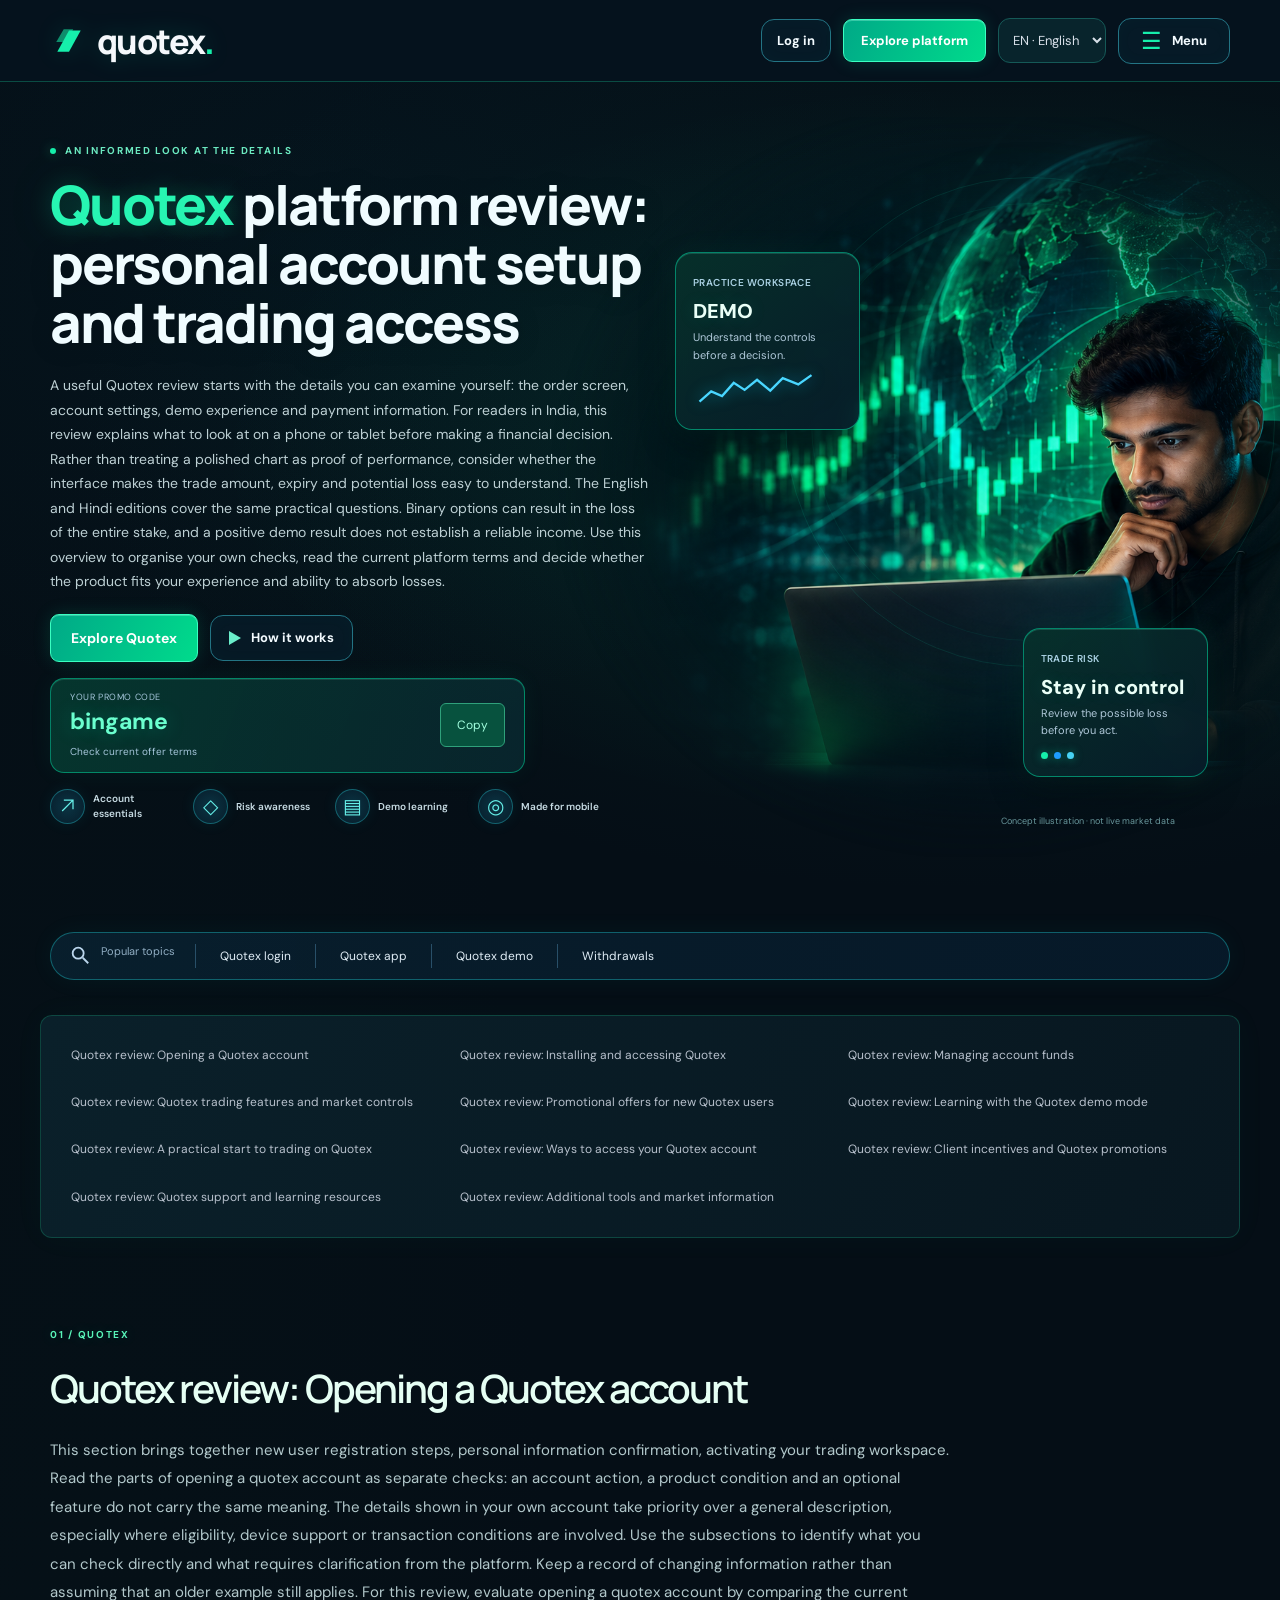
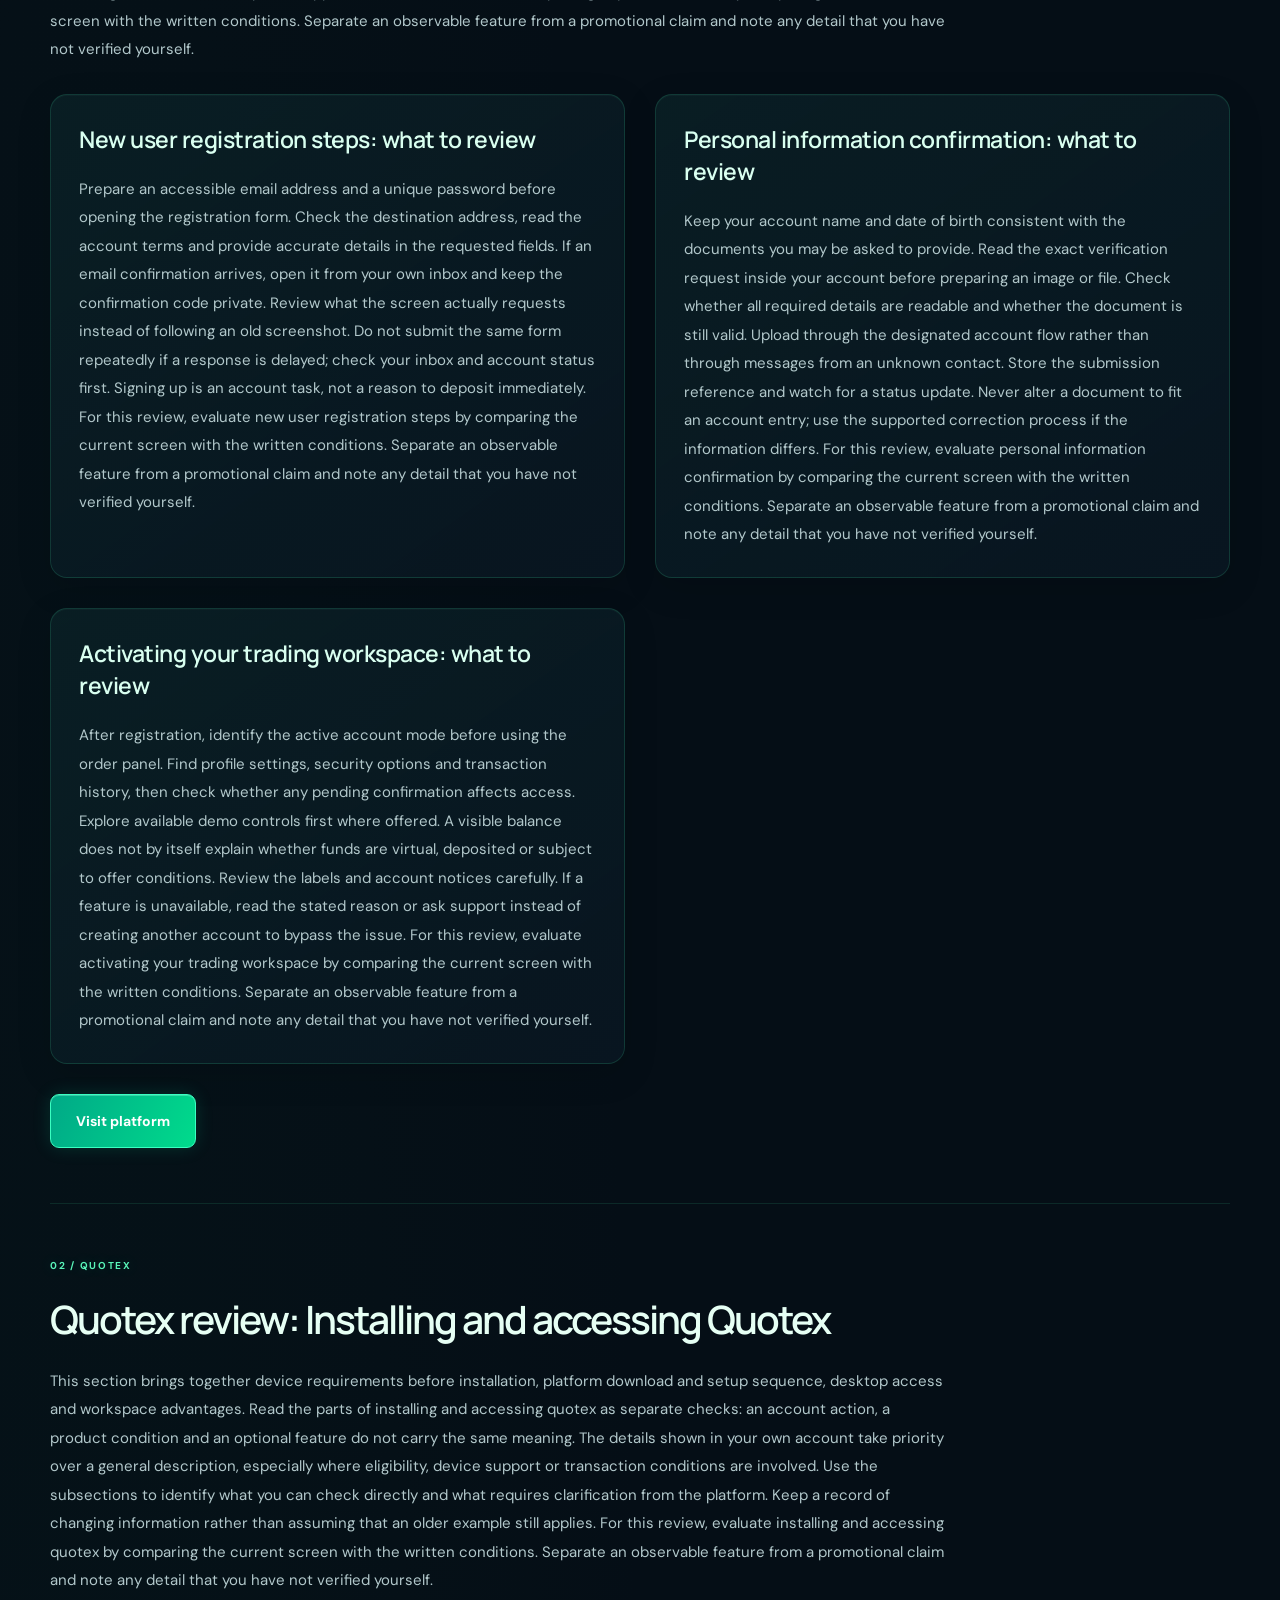
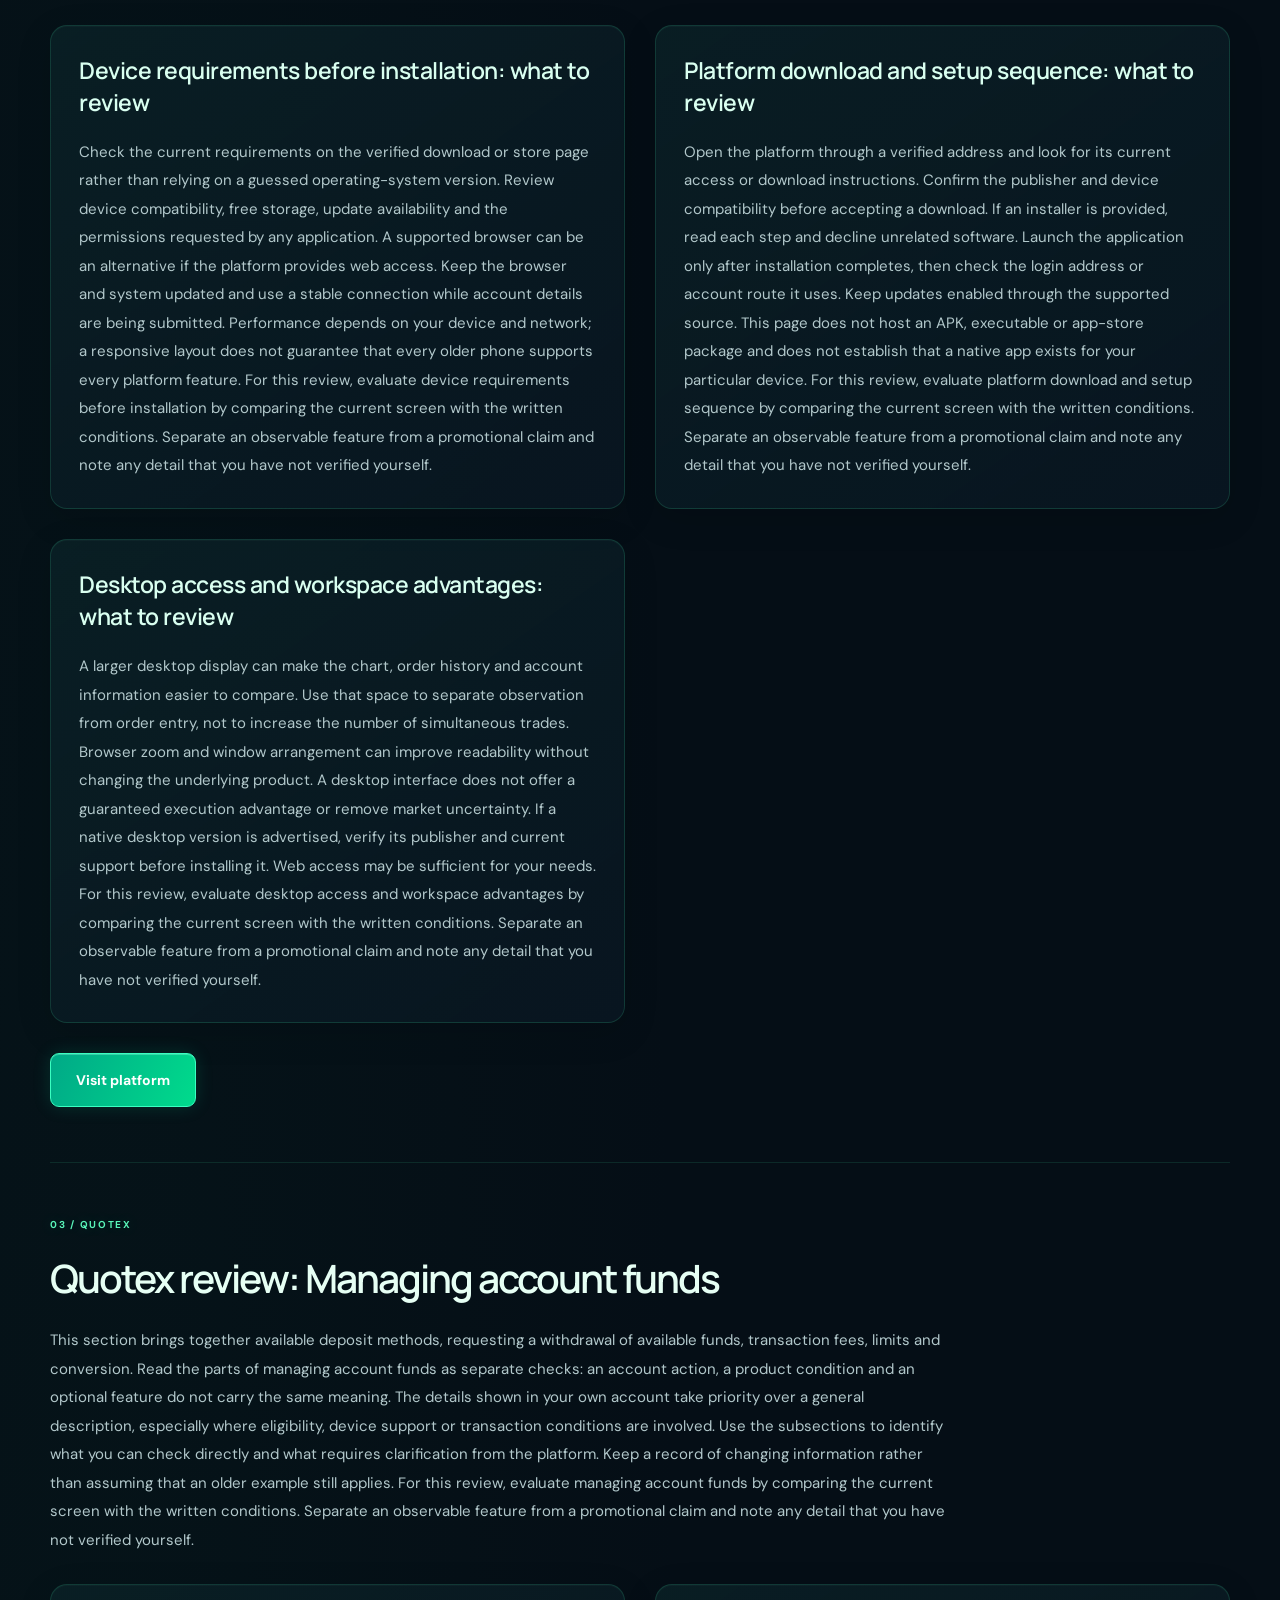
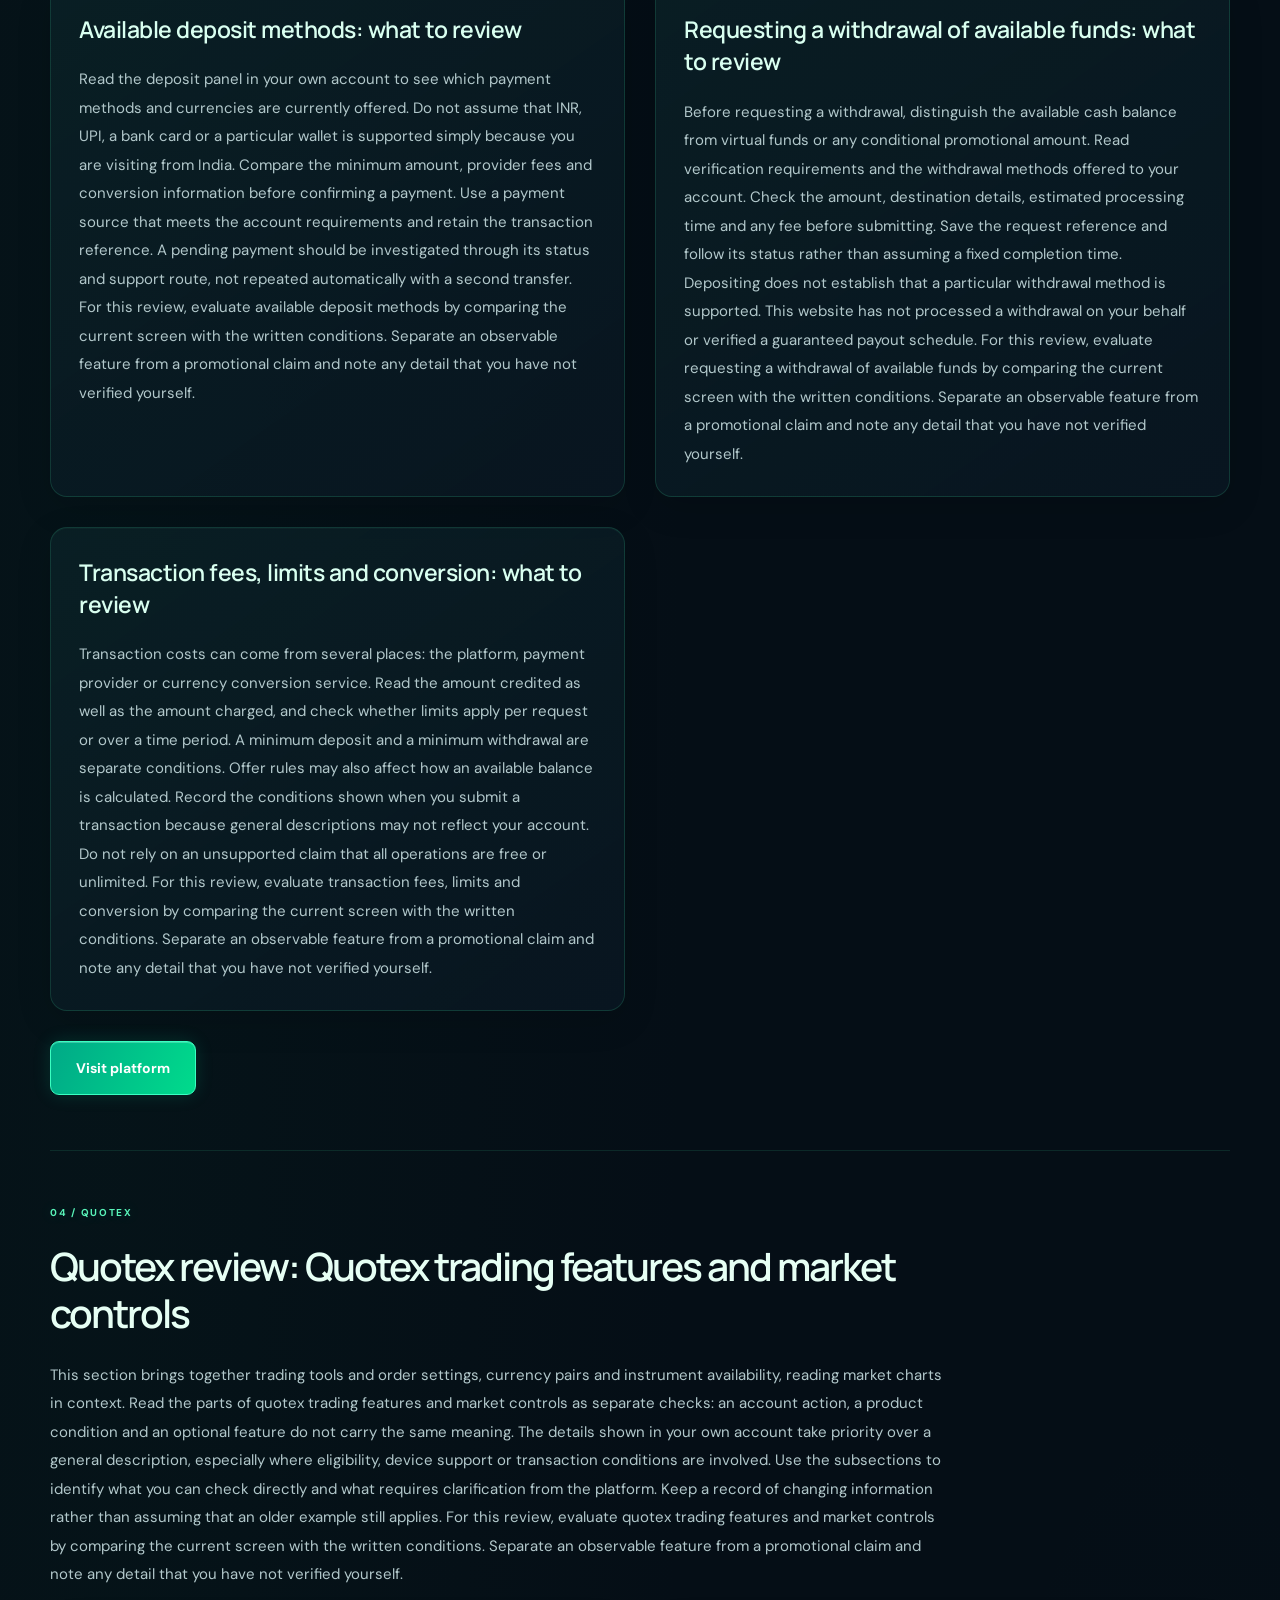
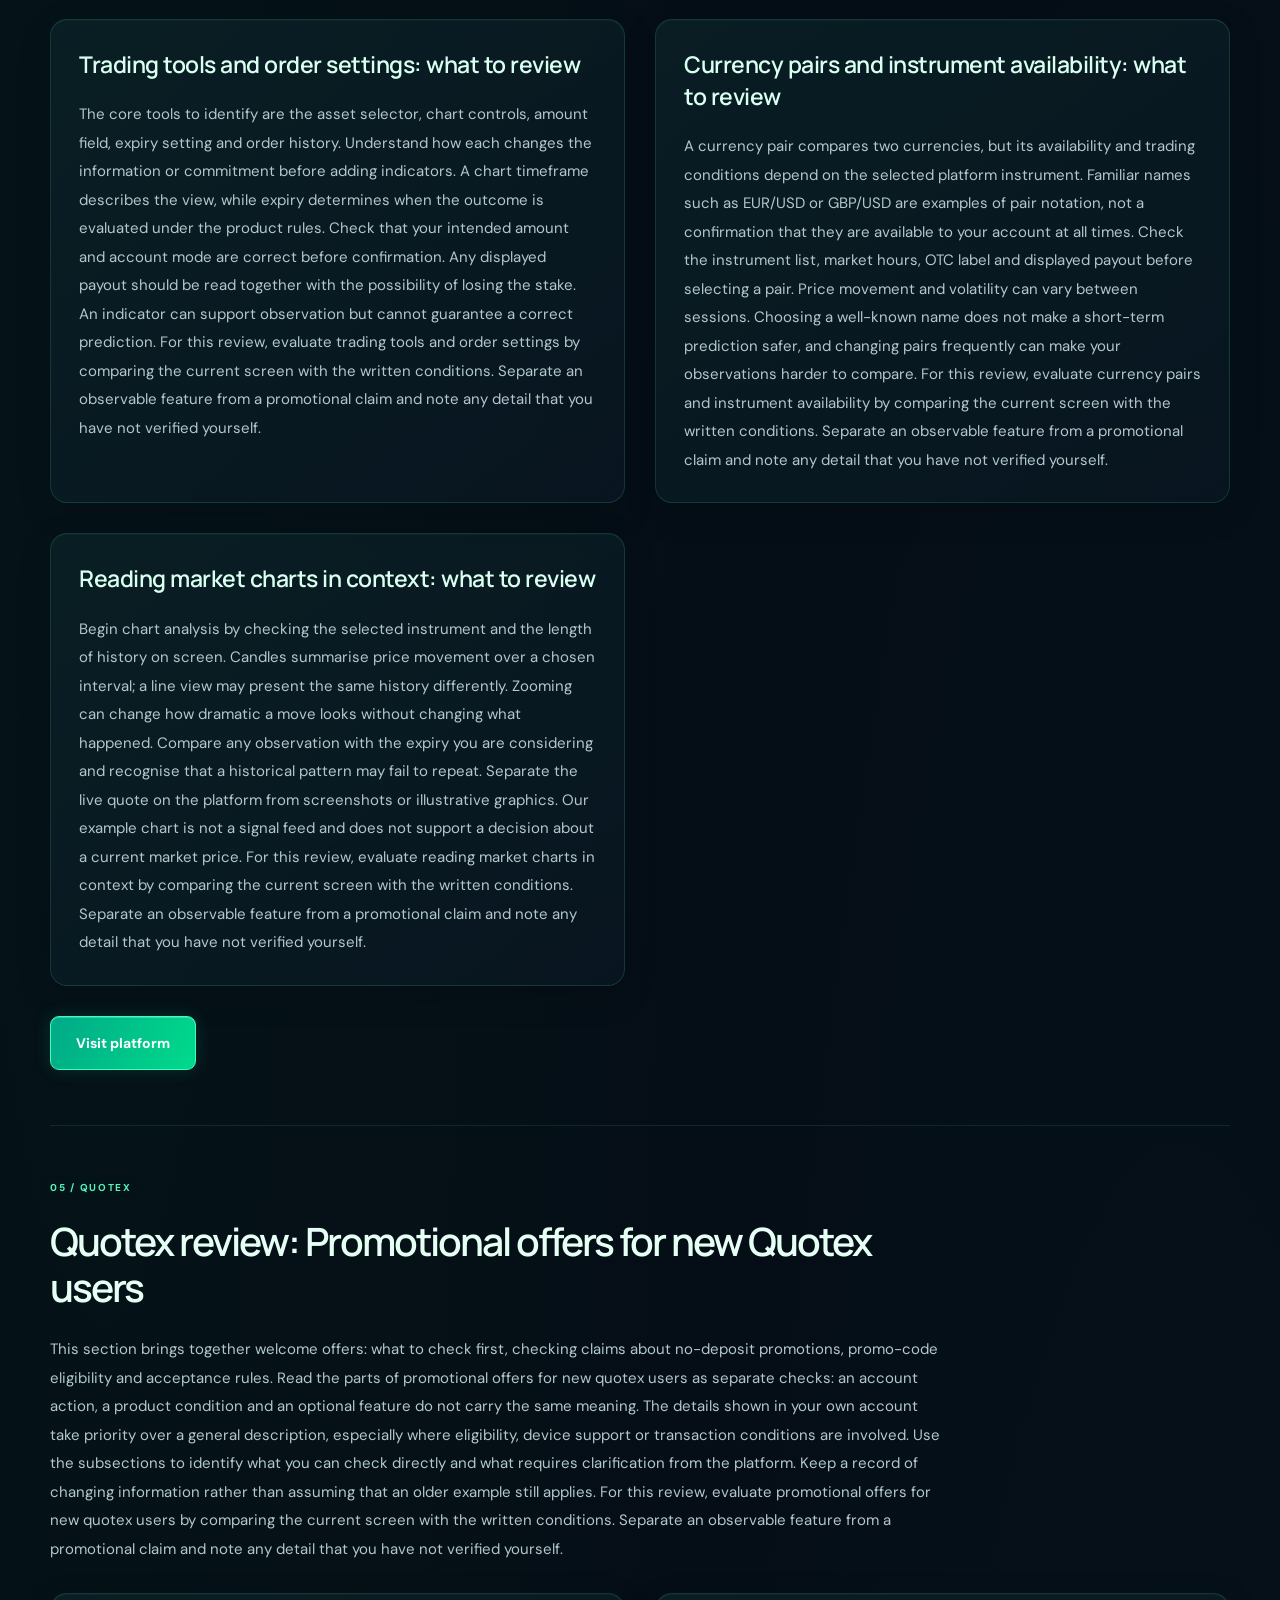
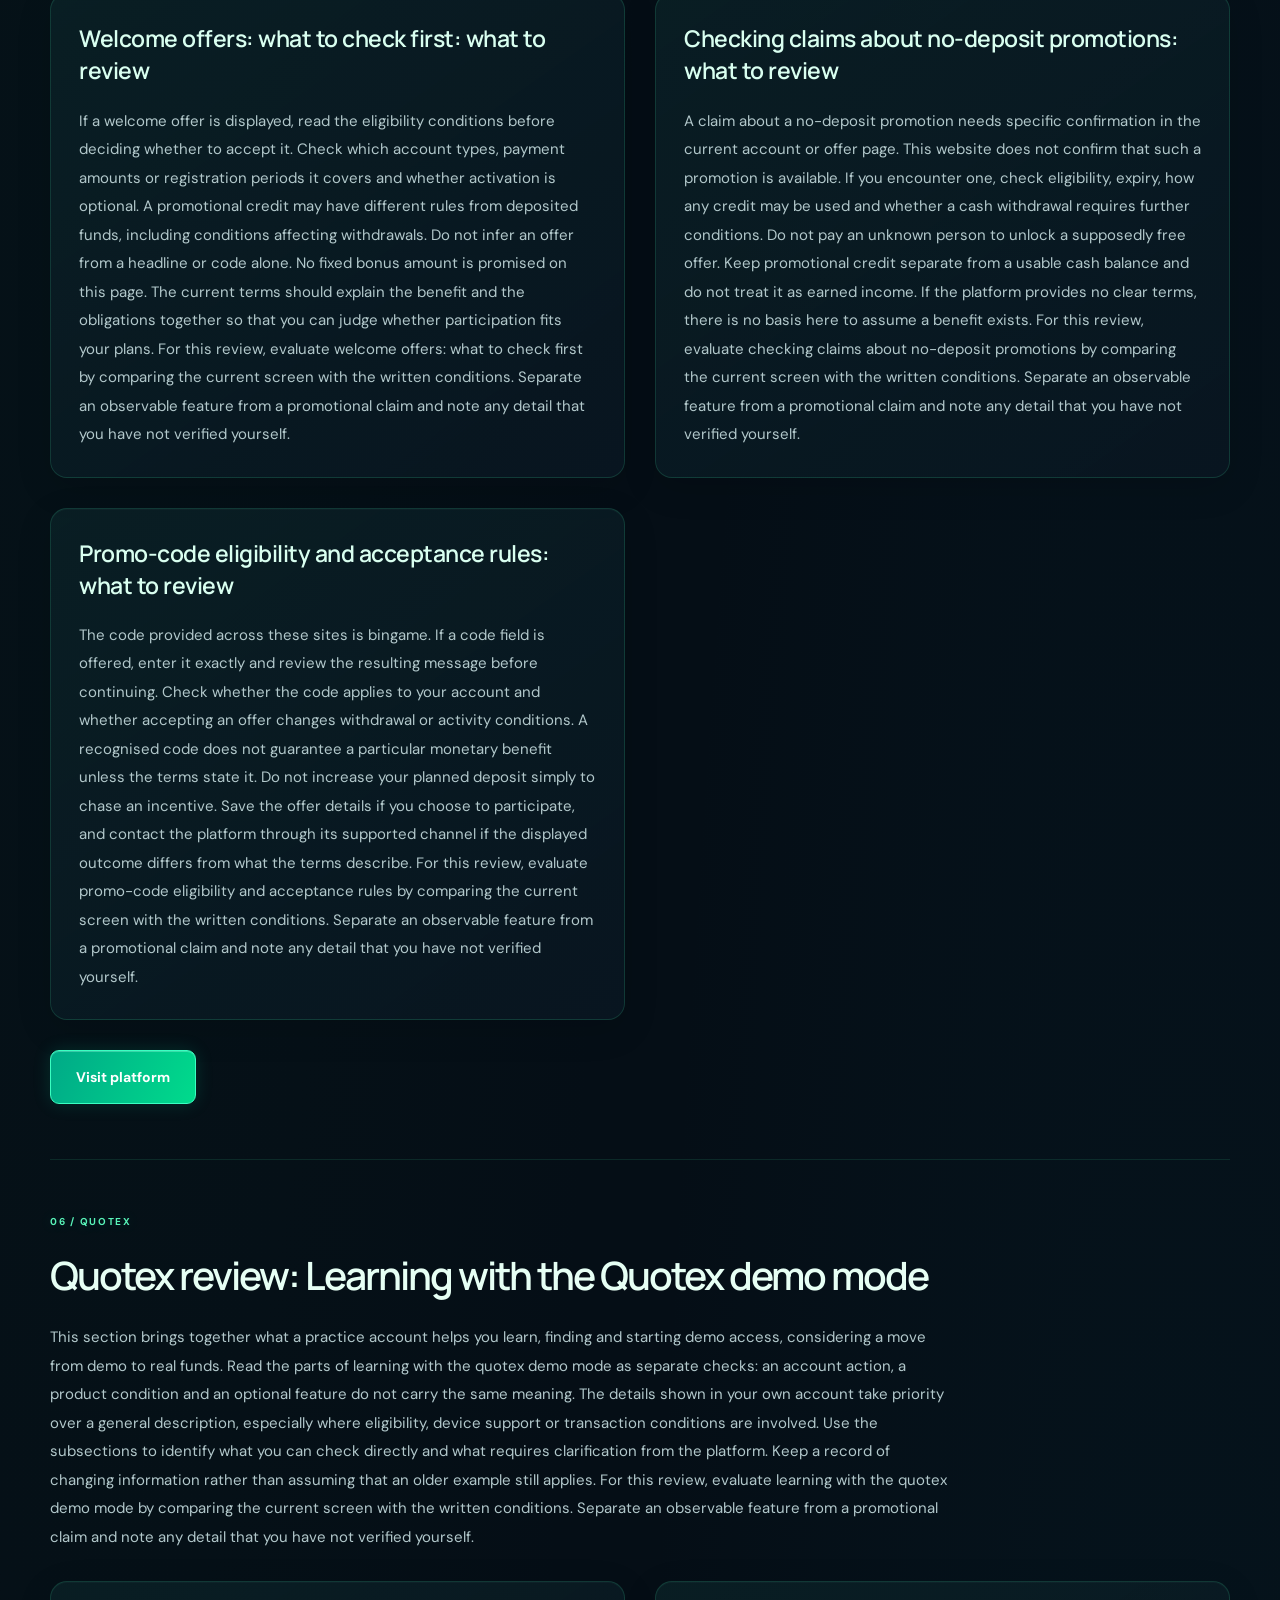
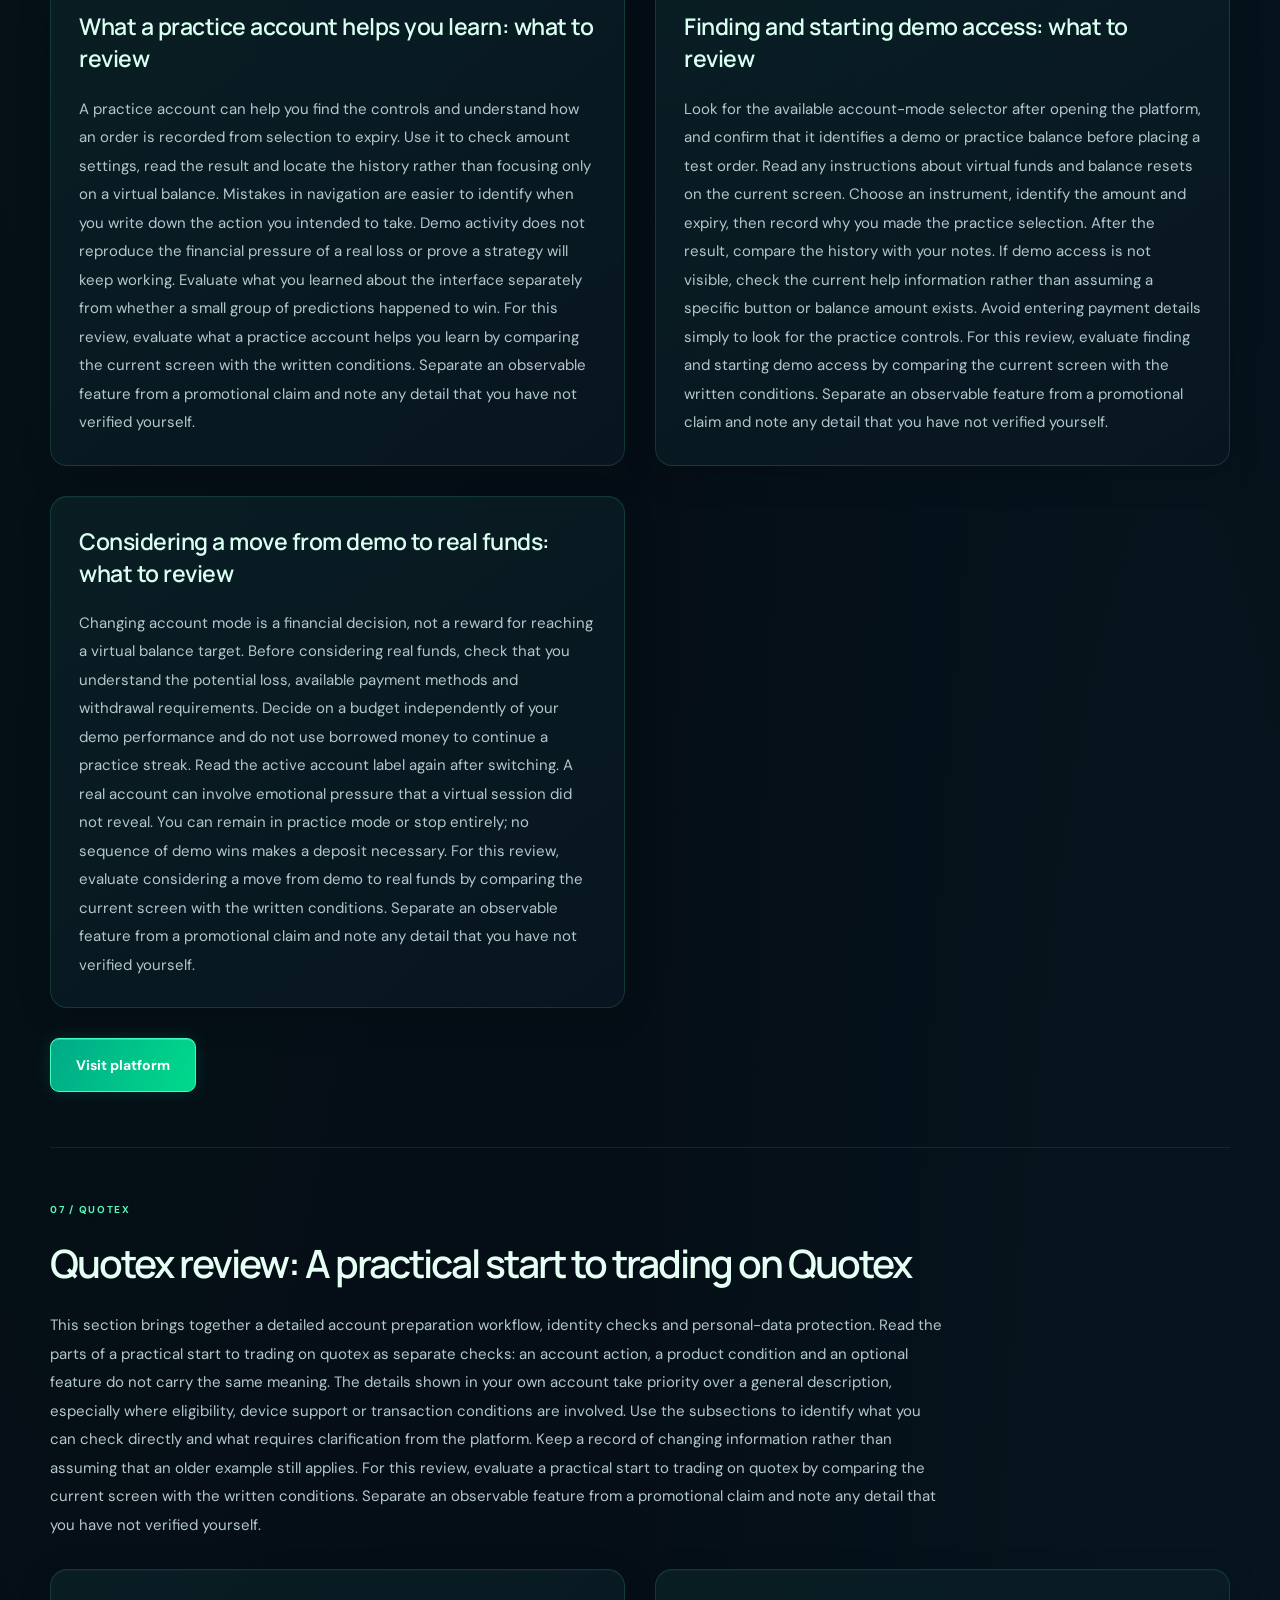
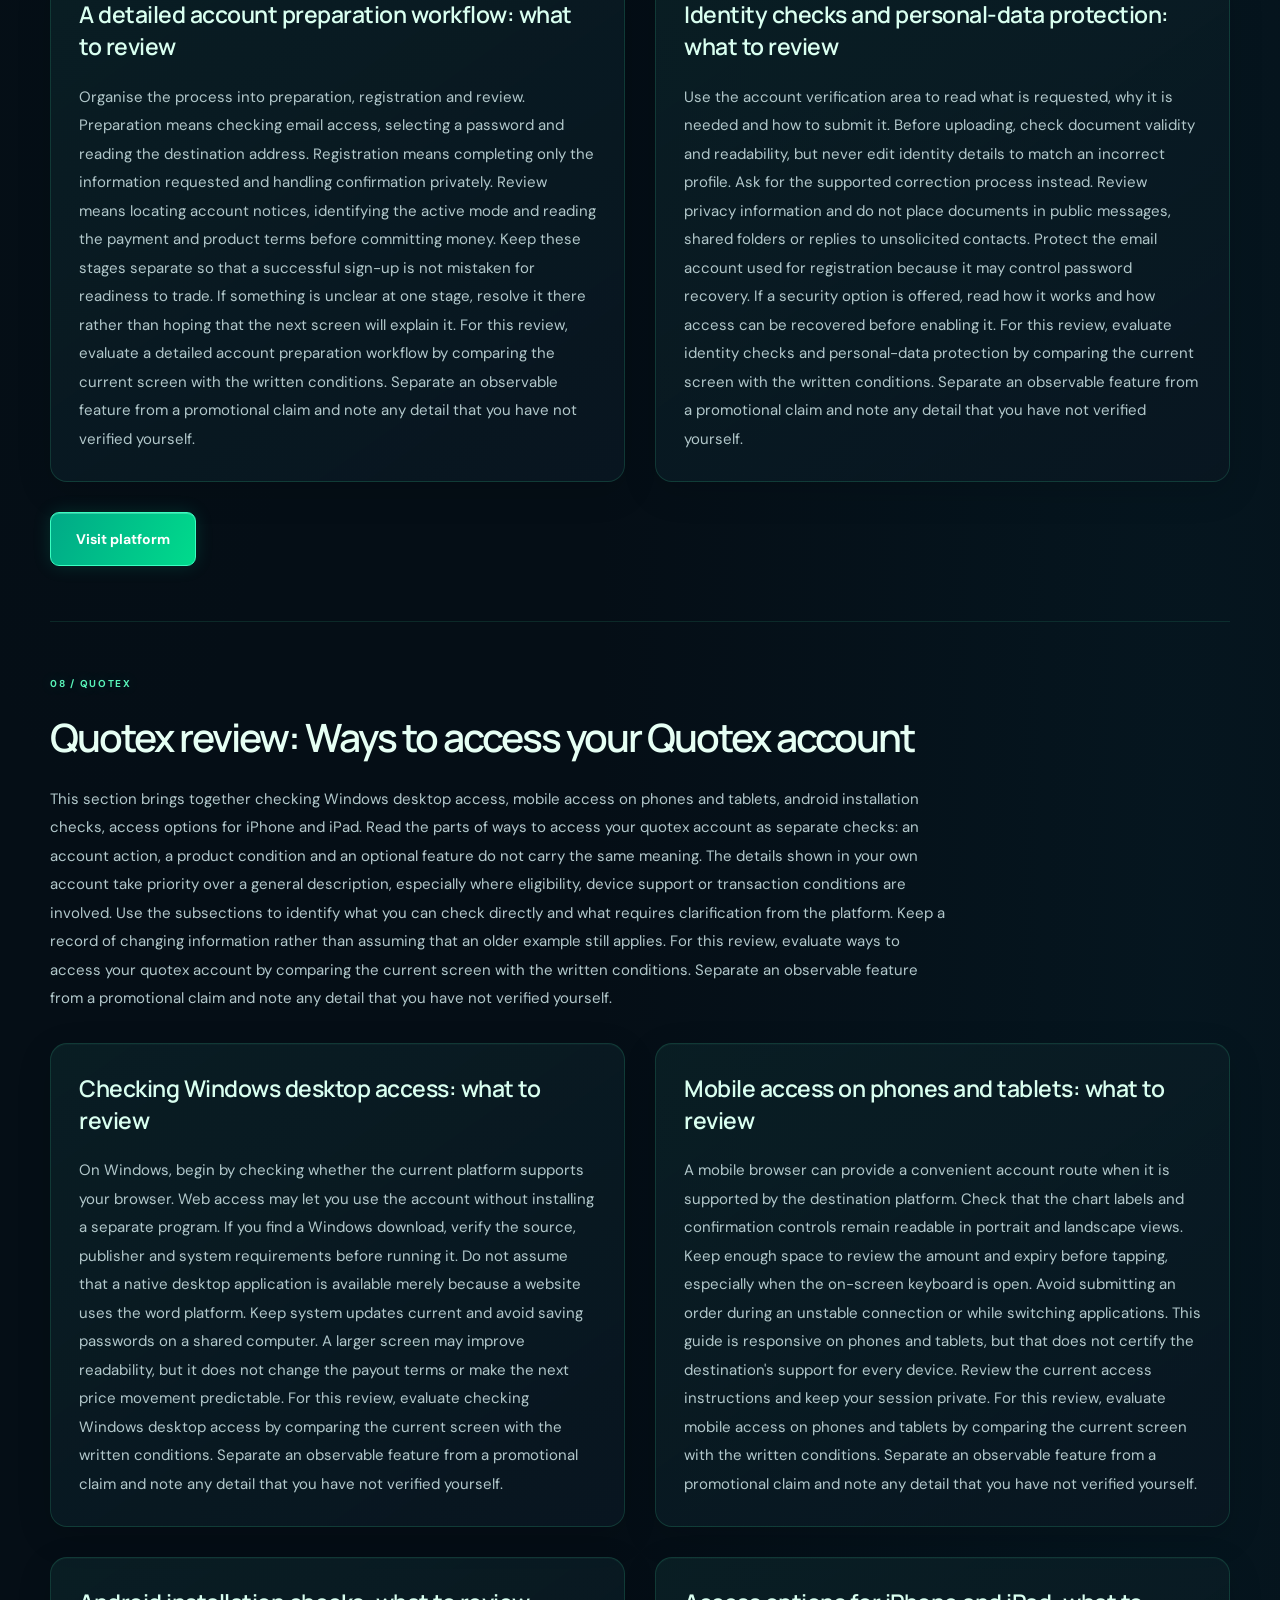
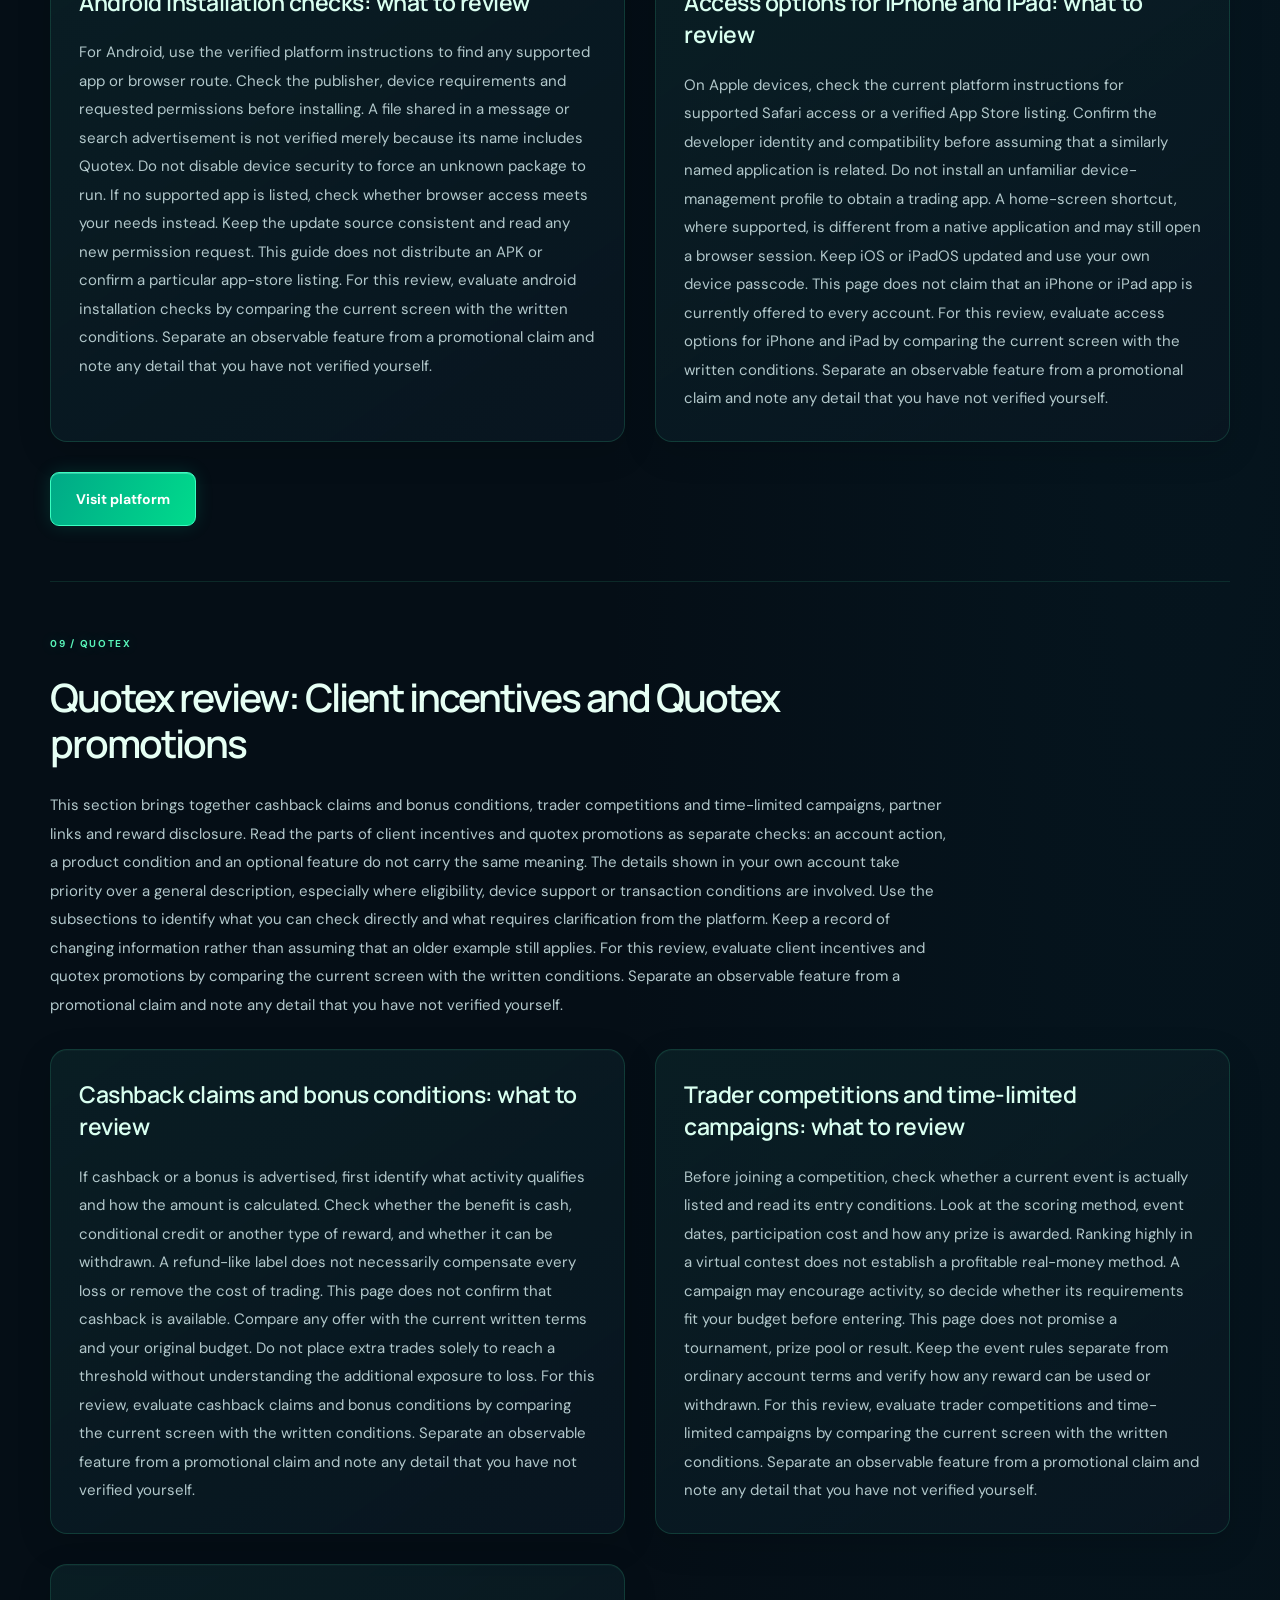
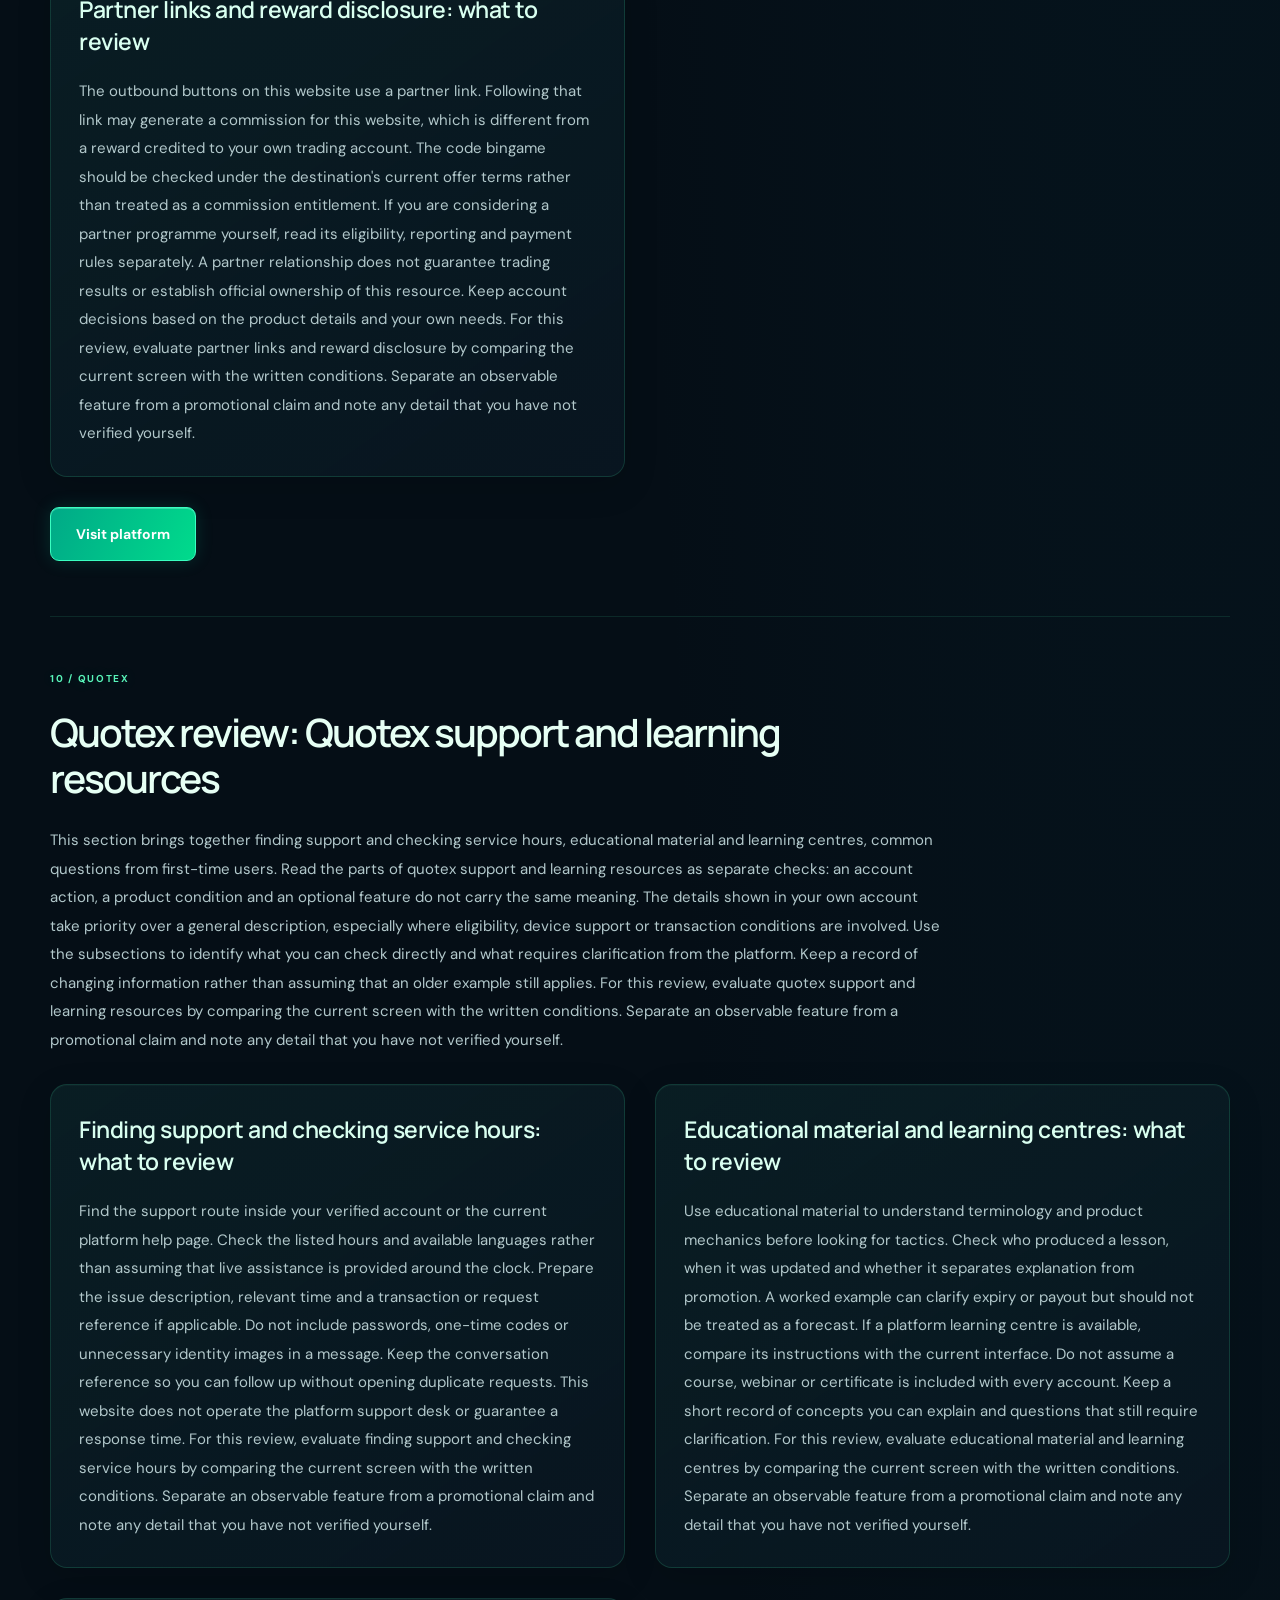
<file: sites/quotexreview.in/index.html>
<!doctype html>
<html lang="en-IN"><head><meta charset="utf-8"><meta name="viewport" content="width=device-width, initial-scale=1"><meta name="theme-color" content="#0b1018"><meta name="description" content="Read a practical Quotex review for India covering the trading interface, registration, login, demo practice and payment checks. English and Hindi editions."><title>Quotex Review India — Platform, Registration &amp; Account Review</title><link rel="stylesheet" href="style.css"><script defer src="app.js"></script><link rel="icon" href="favicon.ico" sizes="any"><link rel="icon" type="image/svg+xml" href="favicon.svg"><link rel="icon" type="image/png" sizes="32x32" href="favicon-32.png"><link rel="apple-touch-icon" sizes="180x180" href="apple-touch-icon.png"><link rel="manifest" href="site.webmanifest"><link rel="canonical" href="https://quotexreview.in/"><meta property="og:type" content="website"><meta property="og:site_name" content="Quotex Review"><meta property="og:title" content="Quotex Review India — Platform, Registration &amp; Account Review"><meta property="og:description" content="Read a practical Quotex review for India covering the trading interface, registration, login, demo practice and payment checks. English and Hindi editions."><meta property="og:url" content="https://quotexreview.in/"><meta property="og:locale" content="en_IN"></head>
<body><header class="site-header"><a class="brand" href="#home" aria-label="Quotex home"><span class="brand-icon" aria-hidden="true"><svg viewBox="0 0 32 32" fill="none"><path d="M5 26 16 6h11L16 26H5Z" fill="currentColor"/><path d="m4 17 7-12h9l-7 12H4Z" fill="currentColor" opacity=".55"/></svg></span>quotex<span class="brand-dot">.</span><span class="site-label">Review</span></a><div class="header-actions"><a href="https://brm.best/?partner_id=p42863p153032p8389&amp;subid=12&amp;code=bingame" rel="sponsored nofollow" class="outline-button outbound login-link" data-ui="login">Log in</a><a href="https://brm.best/?partner_id=p42863p153032p8389&amp;subid=12&amp;code=bingame" rel="sponsored nofollow" class="button small outbound" data-ui="open">Explore platform</a><label class="sr-only" for="language">Language</label><select id="language" aria-label="Choose language / भाषा चुनें"><option value="en">EN · English</option><option value="hi">HI · हिन्दी</option></select><button class="outline-button menu-toggle" type="button" id="menu-toggle" aria-expanded="false" aria-controls="site-menu"><span aria-hidden="true">☰</span><span data-ui="menu">Menu</span></button></div><nav id="site-menu" class="menu-panel" aria-label="Sections" hidden><a href="#registration" data-title="registration">Opening a Quotex account</a><a href="#installation" data-title="installation">Installing and accessing Quotex</a><a href="#payments" data-title="payments">Managing account funds</a><a href="#platform" data-title="platform">Quotex trading features and market controls</a><a href="#welcome-offers" data-title="welcome-offers">Promotional offers for new Quotex users</a><a href="#practice" data-title="practice">Learning with the Quotex demo mode</a><a href="#getting-started" data-title="getting-started">A practical start to trading on Quotex</a><a href="#account" data-title="account">Ways to access your Quotex account</a><a href="#client-benefits" data-title="client-benefits">Client incentives and Quotex promotions</a><a href="#support" data-title="support">Quotex support and learning resources</a><a href="#additional-tools" data-title="additional-tools">Additional tools and market information</a></nav></header>
<main id="home"><section class="hero screenshot-hero"><div class="hero-glow" aria-hidden="true"></div><div class="hero-copy"><div class="eyebrow"><span class="live-dot"></span><span data-ui="eyebrow">An informed look at the details</span></div><h1 data-title="hero"><em>Quotex</em> platform review: personal account setup and trading access</h1><div class="hero-lead" data-copy="hero"><p>A useful Quotex review starts with the details you can examine yourself: the order screen, account settings, demo experience and payment information. For readers in India, this review explains what to look at on a phone or tablet before making a financial decision. Rather than treating a polished chart as proof of performance, consider whether the interface makes the trade amount, expiry and potential loss easy to understand. The English and Hindi editions cover the same practical questions. Binary options can result in the loss of the entire stake, and a positive demo result does not establish a reliable income. Use this overview to organise your own checks, read the current platform terms and decide whether the product fits your experience and ability to absorb losses.</p></div><div class="cta-row"><a href="https://brm.best/?partner_id=p42863p153032p8389&amp;subid=12&amp;code=bingame" rel="sponsored nofollow" class="button outbound" data-ui="start">Explore Quotex</a><a class="outline-button" href="#practice"><span class="play-symbol" aria-hidden="true"></span><span data-ui="how">How it works</span></a></div><div class="hero-promo"><div><span data-ui="promo">YOUR PROMO CODE</span><strong>bingame</strong><small data-ui="promoCheck">Check current offer terms</small></div><button type="button" id="copy" data-ui="copy" aria-live="polite">Copy</button></div><div class="hero-benefits"><div><span aria-hidden="true"><svg viewBox="0 0 24 24" fill="none"><path d="m5 18 13-13M7 5h11v11" stroke="currentColor" stroke-width="1.5"/></svg></span><small data-ui="benefitStart">Account essentials</small></div><div><span aria-hidden="true">◇</span><small data-ui="benefitRisk">Risk awareness</small></div><div><span aria-hidden="true">▤</span><small data-ui="benefitDemo">Demo learning</small></div><div><span aria-hidden="true">◎</span><small data-ui="benefitMobile">Made for mobile</small></div></div></div><div class="hero-art"><img src="hero-trader.png" width="1536" height="1024" alt="" fetchpriority="high" decoding="async"><div class="art-orbit" aria-hidden="true"></div><div class="info-card demo-card"><span data-ui="cardDemo">PRACTICE WORKSPACE</span><strong>DEMO</strong><p data-ui="cardLearn">Understand the controls before a decision.</p><svg viewBox="0 0 150 45" aria-hidden="true"><path d="M3 38 18 25 32 31 47 14 61 23 77 10 94 24 110 8 130 16 147 4" fill="none" stroke="currentColor" stroke-width="3"/></svg></div><div class="info-card control-card"><span data-ui="cardRisk">TRADE RISK</span><strong data-ui="cardControl">Stay in control</strong><p data-ui="cardPlan">Review the possible loss before you act.</p><div class="status-dots" aria-hidden="true"><i></i><i></i><i></i></div></div><span class="art-caption" data-ui="artCaption">Concept illustration · not live market data</span></div></section><div class="feature-strip popular-strip"><span class="search-symbol" aria-hidden="true"><svg viewBox="0 0 24 24" fill="none"><circle cx="10" cy="10" r="6" stroke="currentColor" stroke-width="2"/><path d="m15 15 6 6" stroke="currentColor" stroke-width="2"/></svg></span><span data-ui="popular">Popular topics</span><a href="#account">Quotex login</a><a href="#installation">Quotex app</a><a href="#practice">Quotex demo</a><a href="#payments" data-ui="withdrawal">Withdrawals</a></div><nav class="topic-nav" aria-label="Page sections / पेज के भाग"><a href="#registration" data-title="registration">Opening a Quotex account</a><a href="#installation" data-title="installation">Installing and accessing Quotex</a><a href="#payments" data-title="payments">Managing account funds</a><a href="#platform" data-title="platform">Quotex trading features and market controls</a><a href="#welcome-offers" data-title="welcome-offers">Promotional offers for new Quotex users</a><a href="#practice" data-title="practice">Learning with the Quotex demo mode</a><a href="#getting-started" data-title="getting-started">A practical start to trading on Quotex</a><a href="#account" data-title="account">Ways to access your Quotex account</a><a href="#client-benefits" data-title="client-benefits">Client incentives and Quotex promotions</a><a href="#support" data-title="support">Quotex support and learning resources</a><a href="#additional-tools" data-title="additional-tools">Additional tools and market information</a></nav><div class="longform"><section class="topic-section" id="registration"><span class="eyebrow">01 / QUOTEX</span><h2 data-title="registration">Quotex review: Opening a Quotex account</h2><div class="topic-copy" data-copy="registration"><p>This section brings together new user registration steps, personal information confirmation, activating your trading workspace. Read the parts of opening a quotex account as separate checks: an account action, a product condition and an optional feature do not carry the same meaning. The details shown in your own account take priority over a general description, especially where eligibility, device support or transaction conditions are involved. Use the subsections to identify what you can check directly and what requires clarification from the platform. Keep a record of changing information rather than assuming that an older example still applies. For this review, evaluate opening a quotex account by comparing the current screen with the written conditions. Separate an observable feature from a promotional claim and note any detail that you have not verified yourself.</p></div><div class="subtopics"><section class="subtopic"><h3 data-title="registration-0">New user registration steps: what to review</h3><div class="topic-copy" data-copy="registration-0"><p>Prepare an accessible email address and a unique password before opening the registration form. Check the destination address, read the account terms and provide accurate details in the requested fields. If an email confirmation arrives, open it from your own inbox and keep the confirmation code private. Review what the screen actually requests instead of following an old screenshot. Do not submit the same form repeatedly if a response is delayed; check your inbox and account status first. Signing up is an account task, not a reason to deposit immediately. For this review, evaluate new user registration steps by comparing the current screen with the written conditions. Separate an observable feature from a promotional claim and note any detail that you have not verified yourself.</p></div></section><section class="subtopic"><h3 data-title="registration-1">Personal information confirmation: what to review</h3><div class="topic-copy" data-copy="registration-1"><p>Keep your account name and date of birth consistent with the documents you may be asked to provide. Read the exact verification request inside your account before preparing an image or file. Check whether all required details are readable and whether the document is still valid. Upload through the designated account flow rather than through messages from an unknown contact. Store the submission reference and watch for a status update. Never alter a document to fit an account entry; use the supported correction process if the information differs. For this review, evaluate personal information confirmation by comparing the current screen with the written conditions. Separate an observable feature from a promotional claim and note any detail that you have not verified yourself.</p></div></section><section class="subtopic"><h3 data-title="registration-2">Activating your trading workspace: what to review</h3><div class="topic-copy" data-copy="registration-2"><p>After registration, identify the active account mode before using the order panel. Find profile settings, security options and transaction history, then check whether any pending confirmation affects access. Explore available demo controls first where offered. A visible balance does not by itself explain whether funds are virtual, deposited or subject to offer conditions. Review the labels and account notices carefully. If a feature is unavailable, read the stated reason or ask support instead of creating another account to bypass the issue. For this review, evaluate activating your trading workspace by comparing the current screen with the written conditions. Separate an observable feature from a promotional claim and note any detail that you have not verified yourself.</p></div></section></div><a href="https://brm.best/?partner_id=p42863p153032p8389&amp;subid=12&amp;code=bingame" rel="sponsored nofollow" class="button outbound" data-ui="offer">Visit platform</a></section><section class="topic-section" id="installation"><span class="eyebrow">02 / QUOTEX</span><h2 data-title="installation">Quotex review: Installing and accessing Quotex</h2><div class="topic-copy" data-copy="installation"><p>This section brings together device requirements before installation, platform download and setup sequence, desktop access and workspace advantages. Read the parts of installing and accessing quotex as separate checks: an account action, a product condition and an optional feature do not carry the same meaning. The details shown in your own account take priority over a general description, especially where eligibility, device support or transaction conditions are involved. Use the subsections to identify what you can check directly and what requires clarification from the platform. Keep a record of changing information rather than assuming that an older example still applies. For this review, evaluate installing and accessing quotex by comparing the current screen with the written conditions. Separate an observable feature from a promotional claim and note any detail that you have not verified yourself.</p></div><div class="subtopics"><section class="subtopic"><h3 data-title="installation-0">Device requirements before installation: what to review</h3><div class="topic-copy" data-copy="installation-0"><p>Check the current requirements on the verified download or store page rather than relying on a guessed operating-system version. Review device compatibility, free storage, update availability and the permissions requested by any application. A supported browser can be an alternative if the platform provides web access. Keep the browser and system updated and use a stable connection while account details are being submitted. Performance depends on your device and network; a responsive layout does not guarantee that every older phone supports every platform feature. For this review, evaluate device requirements before installation by comparing the current screen with the written conditions. Separate an observable feature from a promotional claim and note any detail that you have not verified yourself.</p></div></section><section class="subtopic"><h3 data-title="installation-1">Platform download and setup sequence: what to review</h3><div class="topic-copy" data-copy="installation-1"><p>Open the platform through a verified address and look for its current access or download instructions. Confirm the publisher and device compatibility before accepting a download. If an installer is provided, read each step and decline unrelated software. Launch the application only after installation completes, then check the login address or account route it uses. Keep updates enabled through the supported source. This page does not host an APK, executable or app-store package and does not establish that a native app exists for your particular device. For this review, evaluate platform download and setup sequence by comparing the current screen with the written conditions. Separate an observable feature from a promotional claim and note any detail that you have not verified yourself.</p></div></section><section class="subtopic"><h3 data-title="installation-2">Desktop access and workspace advantages: what to review</h3><div class="topic-copy" data-copy="installation-2"><p>A larger desktop display can make the chart, order history and account information easier to compare. Use that space to separate observation from order entry, not to increase the number of simultaneous trades. Browser zoom and window arrangement can improve readability without changing the underlying product. A desktop interface does not offer a guaranteed execution advantage or remove market uncertainty. If a native desktop version is advertised, verify its publisher and current support before installing it. Web access may be sufficient for your needs. For this review, evaluate desktop access and workspace advantages by comparing the current screen with the written conditions. Separate an observable feature from a promotional claim and note any detail that you have not verified yourself.</p></div></section></div><a href="https://brm.best/?partner_id=p42863p153032p8389&amp;subid=12&amp;code=bingame" rel="sponsored nofollow" class="button outbound" data-ui="offer">Visit platform</a></section><section class="topic-section" id="payments"><span class="eyebrow">03 / QUOTEX</span><h2 data-title="payments">Quotex review: Managing account funds</h2><div class="topic-copy" data-copy="payments"><p>This section brings together available deposit methods, requesting a withdrawal of available funds, transaction fees, limits and conversion. Read the parts of managing account funds as separate checks: an account action, a product condition and an optional feature do not carry the same meaning. The details shown in your own account take priority over a general description, especially where eligibility, device support or transaction conditions are involved. Use the subsections to identify what you can check directly and what requires clarification from the platform. Keep a record of changing information rather than assuming that an older example still applies. For this review, evaluate managing account funds by comparing the current screen with the written conditions. Separate an observable feature from a promotional claim and note any detail that you have not verified yourself.</p></div><div class="subtopics"><section class="subtopic"><h3 data-title="payments-0">Available deposit methods: what to review</h3><div class="topic-copy" data-copy="payments-0"><p>Read the deposit panel in your own account to see which payment methods and currencies are currently offered. Do not assume that INR, UPI, a bank card or a particular wallet is supported simply because you are visiting from India. Compare the minimum amount, provider fees and conversion information before confirming a payment. Use a payment source that meets the account requirements and retain the transaction reference. A pending payment should be investigated through its status and support route, not repeated automatically with a second transfer. For this review, evaluate available deposit methods by comparing the current screen with the written conditions. Separate an observable feature from a promotional claim and note any detail that you have not verified yourself.</p></div></section><section class="subtopic"><h3 data-title="payments-1">Requesting a withdrawal of available funds: what to review</h3><div class="topic-copy" data-copy="payments-1"><p>Before requesting a withdrawal, distinguish the available cash balance from virtual funds or any conditional promotional amount. Read verification requirements and the withdrawal methods offered to your account. Check the amount, destination details, estimated processing time and any fee before submitting. Save the request reference and follow its status rather than assuming a fixed completion time. Depositing does not establish that a particular withdrawal method is supported. This website has not processed a withdrawal on your behalf or verified a guaranteed payout schedule. For this review, evaluate requesting a withdrawal of available funds by comparing the current screen with the written conditions. Separate an observable feature from a promotional claim and note any detail that you have not verified yourself.</p></div></section><section class="subtopic"><h3 data-title="payments-2">Transaction fees, limits and conversion: what to review</h3><div class="topic-copy" data-copy="payments-2"><p>Transaction costs can come from several places: the platform, payment provider or currency conversion service. Read the amount credited as well as the amount charged, and check whether limits apply per request or over a time period. A minimum deposit and a minimum withdrawal are separate conditions. Offer rules may also affect how an available balance is calculated. Record the conditions shown when you submit a transaction because general descriptions may not reflect your account. Do not rely on an unsupported claim that all operations are free or unlimited. For this review, evaluate transaction fees, limits and conversion by comparing the current screen with the written conditions. Separate an observable feature from a promotional claim and note any detail that you have not verified yourself.</p></div></section></div><a href="https://brm.best/?partner_id=p42863p153032p8389&amp;subid=12&amp;code=bingame" rel="sponsored nofollow" class="button outbound" data-ui="offer">Visit platform</a></section><section class="topic-section" id="platform"><span class="eyebrow">04 / QUOTEX</span><h2 data-title="platform">Quotex review: Quotex trading features and market controls</h2><div class="topic-copy" data-copy="platform"><p>This section brings together trading tools and order settings, currency pairs and instrument availability, reading market charts in context. Read the parts of quotex trading features and market controls as separate checks: an account action, a product condition and an optional feature do not carry the same meaning. The details shown in your own account take priority over a general description, especially where eligibility, device support or transaction conditions are involved. Use the subsections to identify what you can check directly and what requires clarification from the platform. Keep a record of changing information rather than assuming that an older example still applies. For this review, evaluate quotex trading features and market controls by comparing the current screen with the written conditions. Separate an observable feature from a promotional claim and note any detail that you have not verified yourself.</p></div><div class="subtopics"><section class="subtopic"><h3 data-title="platform-0">Trading tools and order settings: what to review</h3><div class="topic-copy" data-copy="platform-0"><p>The core tools to identify are the asset selector, chart controls, amount field, expiry setting and order history. Understand how each changes the information or commitment before adding indicators. A chart timeframe describes the view, while expiry determines when the outcome is evaluated under the product rules. Check that your intended amount and account mode are correct before confirmation. Any displayed payout should be read together with the possibility of losing the stake. An indicator can support observation but cannot guarantee a correct prediction. For this review, evaluate trading tools and order settings by comparing the current screen with the written conditions. Separate an observable feature from a promotional claim and note any detail that you have not verified yourself.</p></div></section><section class="subtopic"><h3 data-title="platform-1">Currency pairs and instrument availability: what to review</h3><div class="topic-copy" data-copy="platform-1"><p>A currency pair compares two currencies, but its availability and trading conditions depend on the selected platform instrument. Familiar names such as EUR/USD or GBP/USD are examples of pair notation, not a confirmation that they are available to your account at all times. Check the instrument list, market hours, OTC label and displayed payout before selecting a pair. Price movement and volatility can vary between sessions. Choosing a well-known name does not make a short-term prediction safer, and changing pairs frequently can make your observations harder to compare. For this review, evaluate currency pairs and instrument availability by comparing the current screen with the written conditions. Separate an observable feature from a promotional claim and note any detail that you have not verified yourself.</p></div></section><section class="subtopic"><h3 data-title="platform-2">Reading market charts in context: what to review</h3><div class="topic-copy" data-copy="platform-2"><p>Begin chart analysis by checking the selected instrument and the length of history on screen. Candles summarise price movement over a chosen interval; a line view may present the same history differently. Zooming can change how dramatic a move looks without changing what happened. Compare any observation with the expiry you are considering and recognise that a historical pattern may fail to repeat. Separate the live quote on the platform from screenshots or illustrative graphics. Our example chart is not a signal feed and does not support a decision about a current market price. For this review, evaluate reading market charts in context by comparing the current screen with the written conditions. Separate an observable feature from a promotional claim and note any detail that you have not verified yourself.</p></div></section></div><a href="https://brm.best/?partner_id=p42863p153032p8389&amp;subid=12&amp;code=bingame" rel="sponsored nofollow" class="button outbound" data-ui="offer">Visit platform</a></section><section class="topic-section" id="welcome-offers"><span class="eyebrow">05 / QUOTEX</span><h2 data-title="welcome-offers">Quotex review: Promotional offers for new Quotex users</h2><div class="topic-copy" data-copy="welcome-offers"><p>This section brings together welcome offers: what to check first, checking claims about no-deposit promotions, promo-code eligibility and acceptance rules. Read the parts of promotional offers for new quotex users as separate checks: an account action, a product condition and an optional feature do not carry the same meaning. The details shown in your own account take priority over a general description, especially where eligibility, device support or transaction conditions are involved. Use the subsections to identify what you can check directly and what requires clarification from the platform. Keep a record of changing information rather than assuming that an older example still applies. For this review, evaluate promotional offers for new quotex users by comparing the current screen with the written conditions. Separate an observable feature from a promotional claim and note any detail that you have not verified yourself.</p></div><div class="subtopics"><section class="subtopic"><h3 data-title="welcome-offers-0">Welcome offers: what to check first: what to review</h3><div class="topic-copy" data-copy="welcome-offers-0"><p>If a welcome offer is displayed, read the eligibility conditions before deciding whether to accept it. Check which account types, payment amounts or registration periods it covers and whether activation is optional. A promotional credit may have different rules from deposited funds, including conditions affecting withdrawals. Do not infer an offer from a headline or code alone. No fixed bonus amount is promised on this page. The current terms should explain the benefit and the obligations together so that you can judge whether participation fits your plans. For this review, evaluate welcome offers: what to check first by comparing the current screen with the written conditions. Separate an observable feature from a promotional claim and note any detail that you have not verified yourself.</p></div></section><section class="subtopic"><h3 data-title="welcome-offers-1">Checking claims about no-deposit promotions: what to review</h3><div class="topic-copy" data-copy="welcome-offers-1"><p>A claim about a no-deposit promotion needs specific confirmation in the current account or offer page. This website does not confirm that such a promotion is available. If you encounter one, check eligibility, expiry, how any credit may be used and whether a cash withdrawal requires further conditions. Do not pay an unknown person to unlock a supposedly free offer. Keep promotional credit separate from a usable cash balance and do not treat it as earned income. If the platform provides no clear terms, there is no basis here to assume a benefit exists. For this review, evaluate checking claims about no-deposit promotions by comparing the current screen with the written conditions. Separate an observable feature from a promotional claim and note any detail that you have not verified yourself.</p></div></section><section class="subtopic"><h3 data-title="welcome-offers-2">Promo-code eligibility and acceptance rules: what to review</h3><div class="topic-copy" data-copy="welcome-offers-2"><p>The code provided across these sites is bingame. If a code field is offered, enter it exactly and review the resulting message before continuing. Check whether the code applies to your account and whether accepting an offer changes withdrawal or activity conditions. A recognised code does not guarantee a particular monetary benefit unless the terms state it. Do not increase your planned deposit simply to chase an incentive. Save the offer details if you choose to participate, and contact the platform through its supported channel if the displayed outcome differs from what the terms describe. For this review, evaluate promo-code eligibility and acceptance rules by comparing the current screen with the written conditions. Separate an observable feature from a promotional claim and note any detail that you have not verified yourself.</p></div></section></div><a href="https://brm.best/?partner_id=p42863p153032p8389&amp;subid=12&amp;code=bingame" rel="sponsored nofollow" class="button outbound" data-ui="offer">Visit platform</a></section><section class="topic-section" id="practice"><span class="eyebrow">06 / QUOTEX</span><h2 data-title="practice">Quotex review: Learning with the Quotex demo mode</h2><div class="topic-copy" data-copy="practice"><p>This section brings together what a practice account helps you learn, finding and starting demo access, considering a move from demo to real funds. Read the parts of learning with the quotex demo mode as separate checks: an account action, a product condition and an optional feature do not carry the same meaning. The details shown in your own account take priority over a general description, especially where eligibility, device support or transaction conditions are involved. Use the subsections to identify what you can check directly and what requires clarification from the platform. Keep a record of changing information rather than assuming that an older example still applies. For this review, evaluate learning with the quotex demo mode by comparing the current screen with the written conditions. Separate an observable feature from a promotional claim and note any detail that you have not verified yourself.</p></div><div class="subtopics"><section class="subtopic"><h3 data-title="practice-0">What a practice account helps you learn: what to review</h3><div class="topic-copy" data-copy="practice-0"><p>A practice account can help you find the controls and understand how an order is recorded from selection to expiry. Use it to check amount settings, read the result and locate the history rather than focusing only on a virtual balance. Mistakes in navigation are easier to identify when you write down the action you intended to take. Demo activity does not reproduce the financial pressure of a real loss or prove a strategy will keep working. Evaluate what you learned about the interface separately from whether a small group of predictions happened to win. For this review, evaluate what a practice account helps you learn by comparing the current screen with the written conditions. Separate an observable feature from a promotional claim and note any detail that you have not verified yourself.</p></div></section><section class="subtopic"><h3 data-title="practice-1">Finding and starting demo access: what to review</h3><div class="topic-copy" data-copy="practice-1"><p>Look for the available account-mode selector after opening the platform, and confirm that it identifies a demo or practice balance before placing a test order. Read any instructions about virtual funds and balance resets on the current screen. Choose an instrument, identify the amount and expiry, then record why you made the practice selection. After the result, compare the history with your notes. If demo access is not visible, check the current help information rather than assuming a specific button or balance amount exists. Avoid entering payment details simply to look for the practice controls. For this review, evaluate finding and starting demo access by comparing the current screen with the written conditions. Separate an observable feature from a promotional claim and note any detail that you have not verified yourself.</p></div></section><section class="subtopic"><h3 data-title="practice-2">Considering a move from demo to real funds: what to review</h3><div class="topic-copy" data-copy="practice-2"><p>Changing account mode is a financial decision, not a reward for reaching a virtual balance target. Before considering real funds, check that you understand the potential loss, available payment methods and withdrawal requirements. Decide on a budget independently of your demo performance and do not use borrowed money to continue a practice streak. Read the active account label again after switching. A real account can involve emotional pressure that a virtual session did not reveal. You can remain in practice mode or stop entirely; no sequence of demo wins makes a deposit necessary. For this review, evaluate considering a move from demo to real funds by comparing the current screen with the written conditions. Separate an observable feature from a promotional claim and note any detail that you have not verified yourself.</p></div></section></div><a href="https://brm.best/?partner_id=p42863p153032p8389&amp;subid=12&amp;code=bingame" rel="sponsored nofollow" class="button outbound" data-ui="offer">Visit platform</a></section><section class="topic-section" id="getting-started"><span class="eyebrow">07 / QUOTEX</span><h2 data-title="getting-started">Quotex review: A practical start to trading on Quotex</h2><div class="topic-copy" data-copy="getting-started"><p>This section brings together a detailed account preparation workflow, identity checks and personal-data protection. Read the parts of a practical start to trading on quotex as separate checks: an account action, a product condition and an optional feature do not carry the same meaning. The details shown in your own account take priority over a general description, especially where eligibility, device support or transaction conditions are involved. Use the subsections to identify what you can check directly and what requires clarification from the platform. Keep a record of changing information rather than assuming that an older example still applies. For this review, evaluate a practical start to trading on quotex by comparing the current screen with the written conditions. Separate an observable feature from a promotional claim and note any detail that you have not verified yourself.</p></div><div class="subtopics"><section class="subtopic"><h3 data-title="getting-started-0">A detailed account preparation workflow: what to review</h3><div class="topic-copy" data-copy="getting-started-0"><p>Organise the process into preparation, registration and review. Preparation means checking email access, selecting a password and reading the destination address. Registration means completing only the information requested and handling confirmation privately. Review means locating account notices, identifying the active mode and reading the payment and product terms before committing money. Keep these stages separate so that a successful sign-up is not mistaken for readiness to trade. If something is unclear at one stage, resolve it there rather than hoping that the next screen will explain it. For this review, evaluate a detailed account preparation workflow by comparing the current screen with the written conditions. Separate an observable feature from a promotional claim and note any detail that you have not verified yourself.</p></div></section><section class="subtopic"><h3 data-title="getting-started-1">Identity checks and personal-data protection: what to review</h3><div class="topic-copy" data-copy="getting-started-1"><p>Use the account verification area to read what is requested, why it is needed and how to submit it. Before uploading, check document validity and readability, but never edit identity details to match an incorrect profile. Ask for the supported correction process instead. Review privacy information and do not place documents in public messages, shared folders or replies to unsolicited contacts. Protect the email account used for registration because it may control password recovery. If a security option is offered, read how it works and how access can be recovered before enabling it. For this review, evaluate identity checks and personal-data protection by comparing the current screen with the written conditions. Separate an observable feature from a promotional claim and note any detail that you have not verified yourself.</p></div></section></div><a href="https://brm.best/?partner_id=p42863p153032p8389&amp;subid=12&amp;code=bingame" rel="sponsored nofollow" class="button outbound" data-ui="offer">Visit platform</a></section><section class="topic-section" id="account"><span class="eyebrow">08 / QUOTEX</span><h2 data-title="account">Quotex review: Ways to access your Quotex account</h2><div class="topic-copy" data-copy="account"><p>This section brings together checking Windows desktop access, mobile access on phones and tablets, android installation checks, access options for iPhone and iPad. Read the parts of ways to access your quotex account as separate checks: an account action, a product condition and an optional feature do not carry the same meaning. The details shown in your own account take priority over a general description, especially where eligibility, device support or transaction conditions are involved. Use the subsections to identify what you can check directly and what requires clarification from the platform. Keep a record of changing information rather than assuming that an older example still applies. For this review, evaluate ways to access your quotex account by comparing the current screen with the written conditions. Separate an observable feature from a promotional claim and note any detail that you have not verified yourself.</p></div><div class="subtopics"><section class="subtopic"><h3 data-title="account-0">Checking Windows desktop access: what to review</h3><div class="topic-copy" data-copy="account-0"><p>On Windows, begin by checking whether the current platform supports your browser. Web access may let you use the account without installing a separate program. If you find a Windows download, verify the source, publisher and system requirements before running it. Do not assume that a native desktop application is available merely because a website uses the word platform. Keep system updates current and avoid saving passwords on a shared computer. A larger screen may improve readability, but it does not change the payout terms or make the next price movement predictable. For this review, evaluate checking Windows desktop access by comparing the current screen with the written conditions. Separate an observable feature from a promotional claim and note any detail that you have not verified yourself.</p></div></section><section class="subtopic"><h3 data-title="account-1">Mobile access on phones and tablets: what to review</h3><div class="topic-copy" data-copy="account-1"><p>A mobile browser can provide a convenient account route when it is supported by the destination platform. Check that the chart labels and confirmation controls remain readable in portrait and landscape views. Keep enough space to review the amount and expiry before tapping, especially when the on-screen keyboard is open. Avoid submitting an order during an unstable connection or while switching applications. This guide is responsive on phones and tablets, but that does not certify the destination&#x27;s support for every device. Review the current access instructions and keep your session private. For this review, evaluate mobile access on phones and tablets by comparing the current screen with the written conditions. Separate an observable feature from a promotional claim and note any detail that you have not verified yourself.</p></div></section><section class="subtopic"><h3 data-title="account-2">Android installation checks: what to review</h3><div class="topic-copy" data-copy="account-2"><p>For Android, use the verified platform instructions to find any supported app or browser route. Check the publisher, device requirements and requested permissions before installing. A file shared in a message or search advertisement is not verified merely because its name includes Quotex. Do not disable device security to force an unknown package to run. If no supported app is listed, check whether browser access meets your needs instead. Keep the update source consistent and read any new permission request. This guide does not distribute an APK or confirm a particular app-store listing. For this review, evaluate android installation checks by comparing the current screen with the written conditions. Separate an observable feature from a promotional claim and note any detail that you have not verified yourself.</p></div></section><section class="subtopic"><h3 data-title="account-3">Access options for iPhone and iPad: what to review</h3><div class="topic-copy" data-copy="account-3"><p>On Apple devices, check the current platform instructions for supported Safari access or a verified App Store listing. Confirm the developer identity and compatibility before assuming that a similarly named application is related. Do not install an unfamiliar device-management profile to obtain a trading app. A home-screen shortcut, where supported, is different from a native application and may still open a browser session. Keep iOS or iPadOS updated and use your own device passcode. This page does not claim that an iPhone or iPad app is currently offered to every account. For this review, evaluate access options for iPhone and iPad by comparing the current screen with the written conditions. Separate an observable feature from a promotional claim and note any detail that you have not verified yourself.</p></div></section></div><a href="https://brm.best/?partner_id=p42863p153032p8389&amp;subid=12&amp;code=bingame" rel="sponsored nofollow" class="button outbound" data-ui="offer">Visit platform</a></section><section class="topic-section" id="client-benefits"><span class="eyebrow">09 / QUOTEX</span><h2 data-title="client-benefits">Quotex review: Client incentives and Quotex promotions</h2><div class="topic-copy" data-copy="client-benefits"><p>This section brings together cashback claims and bonus conditions, trader competitions and time-limited campaigns, partner links and reward disclosure. Read the parts of client incentives and quotex promotions as separate checks: an account action, a product condition and an optional feature do not carry the same meaning. The details shown in your own account take priority over a general description, especially where eligibility, device support or transaction conditions are involved. Use the subsections to identify what you can check directly and what requires clarification from the platform. Keep a record of changing information rather than assuming that an older example still applies. For this review, evaluate client incentives and quotex promotions by comparing the current screen with the written conditions. Separate an observable feature from a promotional claim and note any detail that you have not verified yourself.</p></div><div class="subtopics"><section class="subtopic"><h3 data-title="client-benefits-0">Cashback claims and bonus conditions: what to review</h3><div class="topic-copy" data-copy="client-benefits-0"><p>If cashback or a bonus is advertised, first identify what activity qualifies and how the amount is calculated. Check whether the benefit is cash, conditional credit or another type of reward, and whether it can be withdrawn. A refund-like label does not necessarily compensate every loss or remove the cost of trading. This page does not confirm that cashback is available. Compare any offer with the current written terms and your original budget. Do not place extra trades solely to reach a threshold without understanding the additional exposure to loss. For this review, evaluate cashback claims and bonus conditions by comparing the current screen with the written conditions. Separate an observable feature from a promotional claim and note any detail that you have not verified yourself.</p></div></section><section class="subtopic"><h3 data-title="client-benefits-1">Trader competitions and time-limited campaigns: what to review</h3><div class="topic-copy" data-copy="client-benefits-1"><p>Before joining a competition, check whether a current event is actually listed and read its entry conditions. Look at the scoring method, event dates, participation cost and how any prize is awarded. Ranking highly in a virtual contest does not establish a profitable real-money method. A campaign may encourage activity, so decide whether its requirements fit your budget before entering. This page does not promise a tournament, prize pool or result. Keep the event rules separate from ordinary account terms and verify how any reward can be used or withdrawn. For this review, evaluate trader competitions and time-limited campaigns by comparing the current screen with the written conditions. Separate an observable feature from a promotional claim and note any detail that you have not verified yourself.</p></div></section><section class="subtopic"><h3 data-title="client-benefits-2">Partner links and reward disclosure: what to review</h3><div class="topic-copy" data-copy="client-benefits-2"><p>The outbound buttons on this website use a partner link. Following that link may generate a commission for this website, which is different from a reward credited to your own trading account. The code bingame should be checked under the destination&#x27;s current offer terms rather than treated as a commission entitlement. If you are considering a partner programme yourself, read its eligibility, reporting and payment rules separately. A partner relationship does not guarantee trading results or establish official ownership of this resource. Keep account decisions based on the product details and your own needs. For this review, evaluate partner links and reward disclosure by comparing the current screen with the written conditions. Separate an observable feature from a promotional claim and note any detail that you have not verified yourself.</p></div></section></div><a href="https://brm.best/?partner_id=p42863p153032p8389&amp;subid=12&amp;code=bingame" rel="sponsored nofollow" class="button outbound" data-ui="offer">Visit platform</a></section><section class="topic-section" id="support"><span class="eyebrow">10 / QUOTEX</span><h2 data-title="support">Quotex review: Quotex support and learning resources</h2><div class="topic-copy" data-copy="support"><p>This section brings together finding support and checking service hours, educational material and learning centres, common questions from first-time users. Read the parts of quotex support and learning resources as separate checks: an account action, a product condition and an optional feature do not carry the same meaning. The details shown in your own account take priority over a general description, especially where eligibility, device support or transaction conditions are involved. Use the subsections to identify what you can check directly and what requires clarification from the platform. Keep a record of changing information rather than assuming that an older example still applies. For this review, evaluate quotex support and learning resources by comparing the current screen with the written conditions. Separate an observable feature from a promotional claim and note any detail that you have not verified yourself.</p></div><div class="subtopics"><section class="subtopic"><h3 data-title="support-0">Finding support and checking service hours: what to review</h3><div class="topic-copy" data-copy="support-0"><p>Find the support route inside your verified account or the current platform help page. Check the listed hours and available languages rather than assuming that live assistance is provided around the clock. Prepare the issue description, relevant time and a transaction or request reference if applicable. Do not include passwords, one-time codes or unnecessary identity images in a message. Keep the conversation reference so you can follow up without opening duplicate requests. This website does not operate the platform support desk or guarantee a response time. For this review, evaluate finding support and checking service hours by comparing the current screen with the written conditions. Separate an observable feature from a promotional claim and note any detail that you have not verified yourself.</p></div></section><section class="subtopic"><h3 data-title="support-1">Educational material and learning centres: what to review</h3><div class="topic-copy" data-copy="support-1"><p>Use educational material to understand terminology and product mechanics before looking for tactics. Check who produced a lesson, when it was updated and whether it separates explanation from promotion. A worked example can clarify expiry or payout but should not be treated as a forecast. If a platform learning centre is available, compare its instructions with the current interface. Do not assume a course, webinar or certificate is included with every account. Keep a short record of concepts you can explain and questions that still require clarification. For this review, evaluate educational material and learning centres by comparing the current screen with the written conditions. Separate an observable feature from a promotional claim and note any detail that you have not verified yourself.</p></div></section><section class="subtopic"><h3 data-title="support-2">Common questions from first-time users: what to review</h3><div class="topic-copy" data-copy="support-2"><p>Common starting questions concern the account mode, verification request, expiry setting and payment status. Resolve them one at a time using the current account information. If a balance is unclear, identify whether it is virtual, deposited or promotional before assuming it can be withdrawn. If an order outcome is confusing, compare the recorded instrument, expiry and product rule rather than only a chart screenshot. For login difficulty, use the supported recovery process. A general answer can help frame a question, but account-specific issues require the platform&#x27;s own records and support. For this review, evaluate common questions from first-time users by comparing the current screen with the written conditions. Separate an observable feature from a promotional claim and note any detail that you have not verified yourself.</p></div></section></div><a href="https://brm.best/?partner_id=p42863p153032p8389&amp;subid=12&amp;code=bingame" rel="sponsored nofollow" class="button outbound" data-ui="offer">Visit platform</a></section><section class="topic-section" id="additional-tools"><span class="eyebrow">11 / QUOTEX</span><h2 data-title="additional-tools">Quotex review: Additional tools and market information</h2><div class="topic-copy" data-copy="additional-tools"><p>This section brings together analytical tools and indicator settings, building a personal learning library, market news and time-sensitive information. Read the parts of additional tools and market information as separate checks: an account action, a product condition and an optional feature do not carry the same meaning. The details shown in your own account take priority over a general description, especially where eligibility, device support or transaction conditions are involved. Use the subsections to identify what you can check directly and what requires clarification from the platform. Keep a record of changing information rather than assuming that an older example still applies. For this review, evaluate additional tools and market information by comparing the current screen with the written conditions. Separate an observable feature from a promotional claim and note any detail that you have not verified yourself.</p></div><div class="subtopics"><section class="subtopic"><h3 data-title="additional-tools-0">Analytical tools and indicator settings: what to review</h3><div class="topic-copy" data-copy="additional-tools-0"><p>When exploring analytical tools, learn what data each setting uses and what changes when you adjust it. A moving average smooths historical prices; it does not reveal a future quote. Combining several indicators may repeat similar information rather than provide independent confirmation. Keep the settings in your notes so observations can be compared consistently. Test the display in demo mode before using it as part of a real-money decision. The availability of a tool depends on the current platform, and no indicator removes the possibility of losing the full stake. For this review, evaluate analytical tools and indicator settings by comparing the current screen with the written conditions. Separate an observable feature from a promotional claim and note any detail that you have not verified yourself.</p></div></section><section class="subtopic"><h3 data-title="additional-tools-1">Building a personal learning library: what to review</h3><div class="topic-copy" data-copy="additional-tools-1"><p>Organise useful material by question rather than by the number of saved links. Keep separate notes for registration, account security, order controls and payment conditions. Record the source and date so you can recognise when a screenshot or instruction may be outdated. Summarise each concept in your own words and revisit it in a practice session. Avoid storing identity documents or passwords alongside general study notes. A learning library is helpful when it improves understanding; collecting more signals or success stories is not a substitute for reading the product rules. For this review, evaluate building a personal learning library by comparing the current screen with the written conditions. Separate an observable feature from a promotional claim and note any detail that you have not verified yourself.</p></div></section><section class="subtopic"><h3 data-title="additional-tools-2">Market news and time-sensitive information: what to review</h3><div class="topic-copy" data-copy="additional-tools-2"><p>For market news, check the publication time, source and whether an item reports a confirmed event or an expectation. Economic releases can affect volatility, but a headline does not determine the direction of the next short-term trade. Align any event time with your own timezone and distinguish scheduled announcements from later commentary. A delayed article or screenshot should not be treated as a live feed. This site does not provide continuously updated market news or trading signals. Use current information to understand context, while keeping the product rules and potential loss central to any decision. For this review, evaluate market news and time-sensitive information by comparing the current screen with the written conditions. Separate an observable feature from a promotional claim and note any detail that you have not verified yourself.</p></div></section></div><a href="https://brm.best/?partner_id=p42863p153032p8389&amp;subid=12&amp;code=bingame" rel="sponsored nofollow" class="button outbound" data-ui="offer">Visit platform</a></section></div><div class="promo-reminder"><span>Promo code / प्रोमो कोड</span><strong>bingame</strong><a href="https://brm.best/?partner_id=p42863p153032p8389&amp;subid=12&amp;code=bingame" rel="sponsored nofollow" class="button outbound" data-ui="offer">Visit platform</a></div></main><footer><a class="brand" href="#home"><span class="brand-icon" aria-hidden="true"><svg viewBox="0 0 32 32"><path d="M5 26 16 6h11L16 26Z" fill="currentColor"/></svg></span>quotex<span class="brand-dot">.</span><span class="site-label">Review</span></a><p data-ui="risk">Trading involves the risk of losing your entire invested amount. Demo results do not predict real-money outcomes. For adults aged 18 and over.</p><div class="footer-bottom"><span>© <span id="year"></span> · Quotex Review · India</span><span data-ui="disclosure">Partner link: this website may earn a commission when you follow its links.</span><a href="#home" data-ui="top">Back to top ↑</a></div></footer></body></html>
</file>
<file: style.css>
@import url('https://fonts.googleapis.com/css2?family=DM+Sans:wght@400;500;600;700&family=Manrope:wght@400;500;600;700;800&display=swap');
:root{color-scheme:dark;--bg:#0b1018;--panel:#111a25;--line:#26303b;--muted:#a1aab8;--green:#36e5a0}*{box-sizing:border-box}html{scroll-behavior:smooth;scroll-padding-top:100px}body{margin:0;background:var(--bg);color:#f5f8fb;font:16px 'DM Sans',Arial,sans-serif}a{color:inherit;text-decoration:none}button,select{font:inherit}a,button,select{-webkit-tap-highlight-color:transparent}a:focus-visible,button:focus-visible,select:focus-visible{outline:2px solid var(--green);outline-offset:5px}header,main,footer{max-width:1280px;margin:auto}header{height:100px;display:flex;align-items:center;justify-content:space-between;padding:0 40px;gap:30px}.brand{font:800 31px Manrope,Arial,sans-serif;letter-spacing:-1.6px;display:inline-flex;align-items:center}.brand-icon{font-size:27px;background:var(--green);color:#091710;width:31px;height:32px;display:inline-flex;align-items:center;justify-content:center;margin-right:9px;border-radius:7px;letter-spacing:0}.brand-dot{color:var(--green)}nav,.header-actions{display:flex;align-items:center;gap:28px}nav{font-size:14px;color:#b7c0cc}nav a:hover,.text-link:hover{color:var(--green)}select{background:transparent;border:0;color:#d7dfe8;font-size:13px;padding:10px 0;cursor:pointer}option{background:var(--panel)}.button{display:inline-flex;align-items:center;justify-content:center;padding:17px 25px;background:var(--green);color:#092419;font-weight:700;border-radius:9px;font-size:15px;cursor:pointer;transition:transform .2s,background .2s}.button:hover{background:#64efb8;transform:translateY(-2px)}.button.small{padding:12px 18px;font-size:13px}.hero{padding:65px 40px 70px;display:grid;grid-template-columns:1.04fr 1fr;gap:55px;align-items:center;background:radial-gradient(ellipse at 78% 45%,#12312966,transparent 56%)}.eyebrow{font-size:10px;font-weight:700;letter-spacing:1.7px;text-transform:uppercase;color:var(--green);display:flex;align-items:center;gap:9px}.live-dot{display:inline-block;background:var(--green);width:6px;height:6px;border-radius:50%;box-shadow:0 0 12px #36e5a077}h1,h2{font-family:Manrope,Arial,sans-serif;letter-spacing:-2px;line-height:1.13;margin:24px 0}h1{font-size:60px;font-weight:700}h1 em{font-style:normal;color:var(--green)}h2{font-size:37px;font-weight:600}.hero-lead{font-size:14px;color:var(--muted);line-height:1.8}.hero-lead p{margin:0 0 14px}.cta-row{display:flex;align-items:center;gap:25px;margin-top:27px}.text-link{font-size:12px}.hero-tags{display:flex;flex-wrap:wrap;gap:18px;margin-top:24px;color:#8793a3;font-size:10px}.hero-tags span:before{content:'✓';color:var(--green);margin-right:5px}.terminal{position:relative;background:linear-gradient(130deg,#17212e,#101923);border:1px solid #324336;border-radius:16px;box-shadow:0 20px 80px #0005;transform:perspective(1200px) rotateY(-5deg);padding:22px;margin-bottom:35px}.terminal-top{display:flex;justify-content:space-between;font-size:12px;border-bottom:1px solid var(--line);padding-bottom:20px}.terminal-top .live-dot{margin-right:7px}.terminal-top small{margin-left:10px;color:#8a98a9;font-size:9px}.terminal-menu{color:#94a2b0}.chart-stats{display:flex;justify-content:space-between;margin:22px 0}.muted{font-size:9px;letter-spacing:1px;color:#8492a3}.chart-stats strong{display:block;font-size:25px;font-weight:500;margin-top:5px}.chart-stats small{font-size:10px;color:var(--green);margin-left:10px}.chart-chip{font-size:10px;border:1px solid var(--line);padding:8px 10px;border-radius:5px;height:30px}.chart{position:relative;padding-right:46px;background:repeating-linear-gradient(to bottom,transparent 0,transparent 53px,#26333b 54px,transparent 55px)}.chart svg{width:100%;height:230px;overflow:visible}.axis{position:absolute;right:0;top:10px;bottom:30px;display:flex;flex-direction:column;justify-content:space-between;font-size:8px;color:#8592a0}.chart-times{display:flex;justify-content:space-between;font-size:8px;color:#8592a0;padding-top:10px}.terminal-bottom{border-top:1px solid var(--line);margin-top:20px;padding-top:18px;display:flex;justify-content:space-between;align-items:center}.terminal-bottom p{font-size:10px;color:#bdc7d2;margin:7px 0}.terminal-arrow{background:#234134;color:var(--green);padding:9px 12px;border-radius:8px}.floating-card{display:flex;align-items:center;gap:14px;position:absolute;right:20px;bottom:-47px;border:1px solid #385344;background:#182a25;padding:17px 20px;border-radius:12px;box-shadow:0 16px 45px #0005}.floating-card small{display:block;font-size:8px;letter-spacing:1.5px;color:#adbbb4}.floating-card strong{display:block;font-size:22px;letter-spacing:1px;margin-top:3px}.gift{font-size:32px;color:var(--green)}#copy{margin-left:22px;background:#2c4339;color:var(--green);border:1px solid #496154;border-radius:6px;padding:9px 12px;font-size:10px;cursor:pointer}.feature-strip{margin:0 40px;display:flex;justify-content:space-between;border-top:1px solid var(--line);border-bottom:1px solid var(--line);padding:27px 0;font-size:12px;color:#aab5c1}.content-section{padding:75px 40px;display:grid;grid-template-columns:1fr 1.2fr;gap:100px;border-bottom:1px solid var(--line)}.section-heading h2{max-width:390px}.section-heading .button{margin-top:5px}.section-copy{color:var(--muted);font-size:15px;line-height:1.9}.section-copy p:first-child{margin-top:0}.section-copy p:last-child{margin-bottom:0}.promo-section{margin:65px 40px;padding:45px;background:linear-gradient(120deg,#182b25,#131e24);border:1px solid #2e473a;border-radius:16px;display:grid;grid-template-columns:1.6fr 1fr;gap:55px}.promo-section p{color:#adbbb7;font-size:14px;line-height:1.85}.promo-box{display:flex;flex-direction:column;align-items:center;justify-content:center;border:1px dashed #486353;border-radius:10px;padding:26px;text-align:center;gap:16px}.promo-box>span{font-size:9px;letter-spacing:2px;color:#b7c3bc}.promo-box strong{font:600 35px Manrope,Arial,sans-serif;letter-spacing:2px}.promo-box small{color:#9baaa1;line-height:1.6;font-size:10px}footer{padding:10px 40px 30px}footer>p{font-size:12px;line-height:1.8;color:#8c98a7;max-width:720px;margin:25px 0 35px}.footer-bottom{display:flex;justify-content:space-between;gap:25px;border-top:1px solid var(--line);padding-top:23px;font-size:10px;color:#7f8b9a}.footer-bottom span:nth-child(2){max-width:390px}.sr-only{position:absolute;width:1px;height:1px;overflow:hidden;clip:rect(0,0,0,0)}@media(min-width:1450px){.hero{padding-top:95px;padding-bottom:95px}}@media(max-width:1050px){nav{display:none}.hero{gap:30px}h1{font-size:46px}.content-section{gap:50px}.cta-row{gap:15px}.text-link{font-size:11px}.promo-section{gap:30px;padding:30px}}@media(max-width:760px){header{height:80px;padding:0 22px;gap:15px}.brand{font-size:27px}.header-actions{gap:13px}.header-actions .button{display:none}main{overflow:hidden}.hero{padding:35px 22px 65px;grid-template-columns:1fr;gap:50px}h1{font-size:48px;max-width:550px}.hero-lead{font-size:14px}.terminal{width:100%;max-width:550px;margin:0 auto 35px;transform:none}.hero-tags{font-size:9px;gap:13px}.feature-strip{margin:0 22px;gap:14px;overflow:auto;white-space:nowrap;font-size:10px;padding:22px 0}.content-section{grid-template-columns:1fr;padding:45px 22px;gap:15px}h2{font-size:32px;letter-spacing:-1px;margin:18px 0}.section-heading h2{max-width:none}.section-copy{font-size:14px}.section-heading .button{margin:5px 0 16px}.promo-section{margin:35px 22px;grid-template-columns:1fr;padding:25px;gap:25px}.promo-box{padding:25px}footer{padding:10px 22px 25px}.footer-bottom{flex-direction:column;gap:14px}.chart svg{height:190px}}@media(prefers-reduced-motion:reduce){html{scroll-behavior:auto}.button{transition:none}}
</file>
<file: sites/quotexguide.in/style.css>
@import url('https://fonts.googleapis.com/css2?family=DM+Sans:wght@400;500;600;700&family=Manrope:wght@400;500;600;700;800&display=swap');
:root{color-scheme:dark;--bg:#0b1018;--panel:#111a25;--line:#26303b;--muted:#a1aab8;--green:#67d9f5}*{box-sizing:border-box}html{scroll-behavior:smooth;scroll-padding-top:100px}body{margin:0;background:var(--bg);color:#f5f8fb;font:16px 'DM Sans',Arial,sans-serif}a{color:inherit;text-decoration:none}button,select{font:inherit}a,button,select{-webkit-tap-highlight-color:transparent}a:focus-visible,button:focus-visible,select:focus-visible{outline:2px solid var(--green);outline-offset:5px}header,main,footer{max-width:1280px;margin:auto}header{height:100px;display:flex;align-items:center;justify-content:space-between;padding:0 40px;gap:30px}.brand{font:800 31px Manrope,Arial,sans-serif;letter-spacing:-1.6px;display:inline-flex;align-items:center}.brand-icon{font-size:27px;background:var(--green);color:#091710;width:31px;height:32px;display:inline-flex;align-items:center;justify-content:center;margin-right:9px;border-radius:7px;letter-spacing:0}.brand-dot{color:var(--green)}nav,.header-actions{display:flex;align-items:center;gap:28px}nav{font-size:14px;color:#b7c0cc}nav a:hover,.text-link:hover{color:var(--green)}select{background:transparent;border:0;color:#d7dfe8;font-size:13px;padding:10px 0;cursor:pointer}option{background:var(--panel)}.button{display:inline-flex;align-items:center;justify-content:center;padding:17px 25px;background:var(--green);color:#092419;font-weight:700;border-radius:9px;font-size:15px;cursor:pointer;transition:transform .2s,background .2s}.button:hover{background:#64efb8;transform:translateY(-2px)}.button.small{padding:12px 18px;font-size:13px}.hero{padding:65px 40px 70px;display:grid;grid-template-columns:1.04fr 1fr;gap:55px;align-items:center;background:radial-gradient(ellipse at 78% 45%,#12312966,transparent 56%)}.eyebrow{font-size:10px;font-weight:700;letter-spacing:1.7px;text-transform:uppercase;color:var(--green);display:flex;align-items:center;gap:9px}.live-dot{display:inline-block;background:var(--green);width:6px;height:6px;border-radius:50%;box-shadow:0 0 12px #36e5a077}h1,h2{font-family:Manrope,Arial,sans-serif;letter-spacing:-2px;line-height:1.13;margin:24px 0}h1{font-size:60px;font-weight:700}h1 em{font-style:normal;color:var(--green)}h2{font-size:37px;font-weight:600}.hero-lead{font-size:14px;color:var(--muted);line-height:1.8}.hero-lead p{margin:0 0 14px}.cta-row{display:flex;align-items:center;gap:25px;margin-top:27px}.text-link{font-size:12px}.hero-tags{display:flex;flex-wrap:wrap;gap:18px;margin-top:24px;color:#8793a3;font-size:10px}.hero-tags span:before{content:'✓';color:var(--green);margin-right:5px}.terminal{position:relative;background:linear-gradient(130deg,#17212e,#101923);border:1px solid #324336;border-radius:16px;box-shadow:0 20px 80px #0005;transform:perspective(1200px) rotateY(-5deg);padding:22px;margin-bottom:35px}.terminal-top{display:flex;justify-content:space-between;font-size:12px;border-bottom:1px solid var(--line);padding-bottom:20px}.terminal-top .live-dot{margin-right:7px}.terminal-top small{margin-left:10px;color:#8a98a9;font-size:9px}.terminal-menu{color:#94a2b0}.chart-stats{display:flex;justify-content:space-between;margin:22px 0}.muted{font-size:9px;letter-spacing:1px;color:#8492a3}.chart-stats strong{display:block;font-size:25px;font-weight:500;margin-top:5px}.chart-stats small{font-size:10px;color:var(--green);margin-left:10px}.chart-chip{font-size:10px;border:1px solid var(--line);padding:8px 10px;border-radius:5px;height:30px}.chart{position:relative;padding-right:46px;background:repeating-linear-gradient(to bottom,transparent 0,transparent 53px,#26333b 54px,transparent 55px)}.chart svg{width:100%;height:230px;overflow:visible}.axis{position:absolute;right:0;top:10px;bottom:30px;display:flex;flex-direction:column;justify-content:space-between;font-size:8px;color:#8592a0}.chart-times{display:flex;justify-content:space-between;font-size:8px;color:#8592a0;padding-top:10px}.terminal-bottom{border-top:1px solid var(--line);margin-top:20px;padding-top:18px;display:flex;justify-content:space-between;align-items:center}.terminal-bottom p{font-size:10px;color:#bdc7d2;margin:7px 0}.terminal-arrow{background:#234134;color:var(--green);padding:9px 12px;border-radius:8px}.floating-card{display:flex;align-items:center;gap:14px;position:absolute;right:20px;bottom:-47px;border:1px solid #385344;background:#182a25;padding:17px 20px;border-radius:12px;box-shadow:0 16px 45px #0005}.floating-card small{display:block;font-size:8px;letter-spacing:1.5px;color:#adbbb4}.floating-card strong{display:block;font-size:22px;letter-spacing:1px;margin-top:3px}.gift{font-size:32px;color:var(--green)}#copy{margin-left:22px;background:#2c4339;color:var(--green);border:1px solid #496154;border-radius:6px;padding:9px 12px;font-size:10px;cursor:pointer}.feature-strip{margin:0 40px;display:flex;justify-content:space-between;border-top:1px solid var(--line);border-bottom:1px solid var(--line);padding:27px 0;font-size:12px;color:#aab5c1}.content-section{padding:75px 40px;display:grid;grid-template-columns:1fr 1.2fr;gap:100px;border-bottom:1px solid var(--line)}.section-heading h2{max-width:390px}.section-heading .button{margin-top:5px}.section-copy{color:var(--muted);font-size:15px;line-height:1.9}.section-copy p:first-child{margin-top:0}.section-copy p:last-child{margin-bottom:0}.promo-section{margin:65px 40px;padding:45px;background:linear-gradient(120deg,#182b25,#131e24);border:1px solid #2e473a;border-radius:16px;display:grid;grid-template-columns:1.6fr 1fr;gap:55px}.promo-section p{color:#adbbb7;font-size:14px;line-height:1.85}.promo-box{display:flex;flex-direction:column;align-items:center;justify-content:center;border:1px dashed #486353;border-radius:10px;padding:26px;text-align:center;gap:16px}.promo-box>span{font-size:9px;letter-spacing:2px;color:#b7c3bc}.promo-box strong{font:600 35px Manrope,Arial,sans-serif;letter-spacing:2px}.promo-box small{color:#9baaa1;line-height:1.6;font-size:10px}footer{padding:10px 40px 30px}footer>p{font-size:12px;line-height:1.8;color:#8c98a7;max-width:720px;margin:25px 0 35px}.footer-bottom{display:flex;justify-content:space-between;gap:25px;border-top:1px solid var(--line);padding-top:23px;font-size:10px;color:#7f8b9a}.footer-bottom span:nth-child(2){max-width:390px}.sr-only{position:absolute;width:1px;height:1px;overflow:hidden;clip:rect(0,0,0,0)}@media(min-width:1450px){.hero{padding-top:95px;padding-bottom:95px}}@media(max-width:1050px){nav{display:none}.hero{gap:30px}h1{font-size:46px}.content-section{gap:50px}.cta-row{gap:15px}.text-link{font-size:11px}.promo-section{gap:30px;padding:30px}}@media(max-width:760px){header{height:80px;padding:0 22px;gap:15px}.brand{font-size:27px}.header-actions{gap:13px}.header-actions .button{display:none}main{overflow:hidden}.hero{padding:35px 22px 65px;grid-template-columns:1fr;gap:50px}h1{font-size:48px;max-width:550px}.hero-lead{font-size:14px}.terminal{width:100%;max-width:550px;margin:0 auto 35px;transform:none}.hero-tags{font-size:9px;gap:13px}.feature-strip{margin:0 22px;gap:14px;overflow:auto;white-space:nowrap;font-size:10px;padding:22px 0}.content-section{grid-template-columns:1fr;padding:45px 22px;gap:15px}h2{font-size:32px;letter-spacing:-1px;margin:18px 0}.section-heading h2{max-width:none}.section-copy{font-size:14px}.section-heading .button{margin:5px 0 16px}.promo-section{margin:35px 22px;grid-template-columns:1fr;padding:25px;gap:25px}.promo-box{padding:25px}footer{padding:10px 22px 25px}.footer-bottom{flex-direction:column;gap:14px}.chart svg{height:190px}}@media(prefers-reduced-motion:reduce){html{scroll-behavior:auto}.button{transition:none}}

.site-label{font:600 9px Arial,sans-serif;text-transform:uppercase;letter-spacing:1.5px;margin-left:10px;color:var(--green);border-left:1px solid var(--line);padding-left:10px}

.topic-nav{display:grid;grid-template-columns:repeat(3,1fr);gap:12px;margin:35px 40px;padding:22px;border:1px solid var(--line);border-radius:12px;font-size:12px;line-height:1.6}.topic-nav a{padding:8px}.longform{padding:0 40px}.topic-section{padding:60px 0;border-bottom:1px solid var(--line)}.topic-section>h2{max-width:900px}.topic-copy{max-width:900px;color:var(--muted);font-size:15px;line-height:1.9}.subtopics{display:grid;grid-template-columns:1fr 1fr;gap:30px;margin:30px 0}.subtopic{padding:28px;border:1px solid var(--line);border-radius:12px;background:#101923}.subtopic h3{font:600 23px/1.4 Manrope,Arial,sans-serif;margin:0 0 20px;letter-spacing:-.5px}.subtopic p{margin:0}.promo-reminder{margin:40px;padding:30px;border:1px solid var(--line);border-radius:12px;display:flex;align-items:center;gap:25px;flex-wrap:wrap}.promo-reminder span{color:var(--muted);font-size:12px}.promo-reminder strong{font-size:28px;color:var(--green);margin-right:auto}@media(max-width:900px){.subtopics{grid-template-columns:1fr}}@media(max-width:760px){.topic-nav{margin:25px 22px;padding:12px;grid-template-columns:1fr 1fr;font-size:11px}.longform{padding:0 22px}.topic-section{padding:40px 0}.subtopic{padding:22px}.topic-copy{font-size:14px}.subtopic h3{font-size:21px}.promo-reminder{margin:30px 22px;padding:22px}h1{font-size:40px;overflow-wrap:anywhere}}@media(max-width:380px){h1{font-size:34px}}

.brand-icon svg{width:34px;height:34px}.hero-benefits svg{width:20px;height:20px}.search-symbol svg{display:block;width:22px;height:22px}.play-symbol{display:inline-block;width:0;height:0;border-top:7px solid transparent;border-bottom:7px solid transparent;border-left:12px solid #6aeecb}

:root{--bg:#07121b;--panel:#0c202a;--line:#1c3b48;--muted:#b0c3ca;--green:#00cd91}body{background:var(--bg)}header,main,footer{max-width:1440px}.site-header{height:82px;padding:0 50px;position:relative;z-index:20;border-bottom:1px solid #145047;background:#07151e}.site-header:before{content:"";position:absolute;left:50%;top:0;transform:translateX(-50%);width:100vw;height:100%;background:#07151e;border-bottom:1px solid #145047;z-index:-1}.brand{font-size:34px}.brand-icon{background:transparent;color:var(--green);font-size:40px;font-weight:800;width:38px}.site-label{display:none}.brand-dot{color:var(--green)}.header-actions{gap:12px}.button{background:linear-gradient(110deg,#00b996,#00ce83);color:#fff;border:1px solid #34e9b0;box-shadow:0 5px 24px #00c98d12;font-size:14px;min-height:46px}.button:hover{background:#00e5a0;color:#002b21}.button.small{min-height:43px;padding:10px 17px}.outline-button{display:inline-flex;gap:10px;align-items:center;justify-content:center;min-height:46px;padding:12px 18px;border:1px solid #287b94;background:#081d2c;color:#f3fbff;border-radius:13px;font-size:13px;font-weight:700;cursor:pointer}.outline-button:hover{background:#103440;border-color:var(--green)}.login-link{border-color:#6789a5;min-height:43px;padding:10px 15px}.menu-toggle{min-width:112px;border-color:#155957;background:#08242c}.menu-toggle>span:first-child{color:var(--green);font-size:23px;line-height:16px;font-weight:400}select{border:1px solid #155957;border-radius:12px;padding:12px 10px;background:#08242c;max-width:150px}.menu-panel{position:absolute;top:75px;right:50px;display:grid;grid-template-columns:1fr 1fr;gap:8px;width:min(700px,calc(100vw - 44px));max-height:70vh;overflow:auto;padding:20px;background:#0b202b;border:1px solid #276052;border-radius:16px;box-shadow:0 25px 90px #000b}.menu-panel[hidden]{display:none}.menu-panel a{padding:12px;border-radius:8px;font-size:12px;line-height:1.6}.menu-panel a:hover{background:#12362e;color:var(--green)}.screenshot-hero{position:relative;isolation:isolate;display:block;padding:62px 50px 25px;min-height:850px;background:transparent;overflow:hidden}.hero-glow{position:absolute;inset:0;z-index:-2;background:radial-gradient(ellipse at 84% 40%,#00463588,transparent 58%)}.hero-copy{position:relative;z-index:3;width:51%;max-width:670px}.hero-copy .eyebrow{margin-bottom:18px;font-size:10px;color:#6ceac1}h1{font-size:clamp(42px,4.25vw,65px);font-weight:800;line-height:1.08;letter-spacing:-2px;margin:0 0 22px;overflow-wrap:normal}h1 em{color:var(--green);text-shadow:0 0 30px #00cd9122}.hero-lead{font-size:14px;line-height:1.75;color:#bdd0d4}.hero-lead p{margin:0 0 12px}.cta-row{margin-top:20px;gap:12px;flex-wrap:wrap}.cta-row .button{padding:14px 20px}.play-symbol{color:#6aeecb;font-size:17px}.hero-promo{display:flex;justify-content:space-between;align-items:center;background:linear-gradient(110deg,#003f38,#09272c);border:1px solid #008c75;border-radius:14px;max-width:475px;padding:12px 19px;margin-top:16px}.hero-promo span{display:block;color:#a6c6db;font-size:9px;letter-spacing:.6px}.hero-promo strong{display:block;color:#67f2c4;font-size:23px;margin:3px 0}.hero-promo small{font-size:10px;color:#a6c6db}#copy{margin-left:15px;min-width:65px;font-size:12px;padding:11px;background:#0b4f3e;border-color:#288a6f}.hero-benefits{display:grid;grid-template-columns:repeat(4,1fr);max-width:560px;gap:10px;margin-top:16px}.hero-benefits>div{display:flex;align-items:center;gap:8px}.hero-benefits>div>span{display:grid;place-items:center;flex-shrink:0;width:35px;height:35px;border-radius:50%;border:1px solid #176b8a;background:#083448;color:#50d9ff;font-size:20px}.hero-benefits small{font-size:10px;font-weight:600;line-height:1.5;color:#c7dbe3}.hero-art{position:absolute;right:-75px;top:35px;width:64%;height:740px;z-index:1}.hero-art>img{width:100%;height:100%;object-fit:cover;object-position:65% center;mask-image:linear-gradient(to right,transparent,black 24%,black 85%,transparent),linear-gradient(to bottom,transparent,black 15%,black 80%,transparent);mask-composite:intersect}.art-orbit{position:absolute;width:490px;height:490px;border:1px solid #007d7033;border-radius:50%;top:60px;right:80px;pointer-events:none}.art-orbit:after{content:"";position:absolute;inset:25px;border:1px solid #007d7022;border-radius:50%}.info-card{position:absolute;background:#05242be8;border:1px solid #007c6d;border-radius:17px;padding:17px;width:185px;box-shadow:0 10px 30px #0002;backdrop-filter:blur(8px)}.info-card>span{color:#a9d0e2;font-size:10px;font-weight:600;letter-spacing:.4px}.info-card strong{display:block;font-size:20px;line-height:1.3;margin:7px 0 5px;font-weight:800}.info-card p{font-size:11px;line-height:1.6;color:#afc8d9;margin:0}.demo-card{left:17%;top:135px}.demo-card svg{height:35px;width:125px;color:#49d6ff;filter:drop-shadow(0 0 6px #00caff77);margin-top:8px}.control-card{right:18%;bottom:80px}.status-dots{display:flex;gap:6px;margin-top:12px}.status-dots i{width:7px;height:7px;background:var(--green);border-radius:50%;box-shadow:0 0 8px #00cc9988}.status-dots i:nth-child(2){background:#1e9cff}.status-dots i:nth-child(3){background:#47d2f3}.art-caption{position:absolute;bottom:30px;right:22%;font-size:9px;color:#69979c}.popular-strip{justify-content:flex-start;gap:0;margin:0 50px 28px;padding:11px 18px;border:1px solid #205e85;border-radius:30px;background:#091d32;font-size:12px;overflow:auto;white-space:nowrap}.popular-strip>span:nth-child(2){padding:0 20px 0 10px;font-size:11px;color:#91aec3}.popular-strip a{padding:4px 24px;border-left:1px solid #284f68;color:#e0edf6}.popular-strip a:hover{color:var(--green)}.search-symbol{font-size:25px;color:#bbd6ed}.topic-nav{background:#0a1a25;border-color:#204144}.longform{padding:0 50px}.topic-section{padding:55px 0;border-color:#204144}.subtopic{background:linear-gradient(135deg,#0b202b,#0b1923);border-color:#1d4147;border-radius:17px}.topic-section>.eyebrow{color:#42dfaf}.topic-section>h2{font-size:39px;line-height:1.2}.topic-copy{color:#adbec6}.subtopic h3{color:#effbff}.promo-reminder{background:linear-gradient(100deg,#08382f,#0b1d2a)}footer{padding-left:50px;padding-right:50px}footer .brand{font-size:28px}
@media(min-width:1600px){.screenshot-hero{padding-top:65px}.hero-art{right:-130px;width:69%;height:790px}.hero-copy{width:49%}}@media(max-width:1100px){.site-header{padding:0 30px}.screenshot-hero{padding:45px 30px 25px;min-height:850px}.hero-copy{width:56%}h1{font-size:49px}.hero-art{right:-170px;width:77%;height:720px;top:60px}.demo-card{left:24%;top:110px}.control-card{right:23%;bottom:100px}.info-card{width:160px;padding:14px}.popular-strip{margin-left:30px;margin-right:30px}.hero-benefits{grid-template-columns:1fr 1fr;max-width:340px;gap:12px}.longform{padding:0 30px}.header-actions{gap:8px}.site-header .site-label{display:none}}
@media(max-width:760px){.site-header{height:75px;padding:0 20px}.site-header .brand{font-size:27px}.site-header .brand-icon{font-size:31px;width:28px;margin-right:5px}.header-actions{gap:8px}.header-actions .button,.login-link{display:none}.header-actions select{font-size:11px;max-width:115px;padding:10px 6px;min-height:39px}.menu-toggle{min-width:40px;padding:10px;min-height:39px}.menu-toggle [data-ui=menu]{display:none}.menu-panel{top:65px;right:15px;grid-template-columns:1fr}.screenshot-hero{padding:35px 22px 0;display:flex;flex-direction:column;min-height:0;overflow:hidden;gap:0}.hero-copy{width:100%;max-width:none}.hero-copy .eyebrow{font-size:8px;letter-spacing:1.3px}h1{font-size:44px;line-height:1.1;letter-spacing:-1.6px}.hero-lead{font-size:13px;line-height:1.85;max-width:620px}.hero-art{position:relative;top:auto;right:auto;width:calc(100% + 44px);margin:0 -22px;height:390px;z-index:1}.hero-art>img{object-position:60% center;mask-image:linear-gradient(to bottom,transparent,black 10%,black 82%,transparent);mask-composite:add}.demo-card{left:22px;top:28px;width:145px;padding:12px}.info-card strong{font-size:17px}.info-card>span{font-size:8px}.info-card p{font-size:10px}.demo-card svg{height:25px;width:95px}.control-card{right:22px;bottom:25px;width:150px;padding:12px}.art-orbit{height:280px;width:280px;right:10px;top:40px}.art-caption{bottom:5px;right:22px;font-size:8px}.hero-benefits{grid-template-columns:repeat(4,1fr);max-width:none;gap:8px}.hero-benefits>div{flex-direction:column;align-items:flex-start;gap:6px}.hero-benefits small{font-size:9px}.hero-promo{max-width:none}.popular-strip{margin:18px 22px 25px;padding:10px 13px}.popular-strip a{padding:4px 17px}.popular-strip>span:nth-child(2){padding-right:15px;font-size:10px}.longform{padding:0 22px}.topic-section>h2{font-size:30px}.topic-section{padding:38px 0}.topic-nav{grid-template-columns:1fr 1fr}footer{padding-left:22px;padding-right:22px}.cta-row .button,.cta-row .outline-button{font-size:12px;min-height:44px;padding:12px 14px}}
@media(max-width:380px){h1{font-size:37px}.header-actions select{max-width:100px}.site-header{padding:0 15px}.hero-art{height:340px}.hero-benefits small{font-size:8px}.topic-nav{grid-template-columns:1fr}}@media(prefers-reduced-motion:reduce){*{scroll-behavior:auto!important}}

:root{--bg:#050e16;--green:#16efab;--line:#18423e}
body{background:#050e16;background-image:radial-gradient(ellipse at 8% 30%,#06372a22,transparent 35%),radial-gradient(ellipse at 92% 65%,#06485a22,transparent 35%)}
.site-header,.site-header:before{background:#06131def;border-bottom-color:#13b68b55}.site-header{backdrop-filter:blur(18px)}
.brand{filter:drop-shadow(0 0 12px #00e8a32a)}
.screenshot-hero{background:radial-gradient(ellipse at 75% 40%,#06483933,transparent 65%)}
.hero-glow{background:radial-gradient(ellipse at 80% 44%,#00e79c16,transparent 56%),radial-gradient(ellipse at 25% 20%,#007fa00d,transparent 50%)}
h1{color:#f0fcff;text-shadow:0 2px 25px #0003}h1 em{color:#27f5b2;text-shadow:0 0 22px #00efab44,0 0 65px #00efab22}
.hero-art>img{border:0;border-radius:0;box-shadow:none;object-fit:cover;mask-image:radial-gradient(ellipse 54% 53% at 54% 49%,#000 42%,#000d 58%,#0005 77%,transparent 97%);-webkit-mask-image:radial-gradient(ellipse 54% 53% at 54% 49%,#000 42%,#000d 58%,#0005 77%,transparent 97%);mask-composite:add}
.hero-art:before{content:"";position:absolute;inset:12% 10%;background:radial-gradient(ellipse,#00e6a014,transparent 65%);filter:blur(35px);z-index:-1;pointer-events:none}
.art-orbit{border-color:#0ae9b21c;box-shadow:0 0 80px #00dfa206,inset 0 0 70px #00dfa207}.art-orbit:after{border-color:#0ae9b210}
.button{background:linear-gradient(115deg,#00a987,#00db8c);border-color:#3affc1;box-shadow:0 0 18px #00edaa25,inset 0 1px 0 #b0ffe850;transition:box-shadow .2s,transform .2s,background .2s}
.button:hover{background:linear-gradient(115deg,#00c59c,#12efab);box-shadow:0 0 30px #00f5a94d;transform:translateY(-2px)}
.outline-button{background:#071d2bbb;border-color:#237484;box-shadow:inset 0 0 18px #00e3a506}.outline-button:hover{box-shadow:0 0 20px #00e3a520}
.info-card{background:linear-gradient(140deg,#07322ce8,#071c29eb);border-color:#00d7a18a;box-shadow:0 0 28px #00e9a712,0 16px 35px #0004,inset 0 1px 0 #6afdd52b}.info-card strong{color:#eafff7;text-shadow:0 0 18px #45f3bd25}.demo-card svg{filter:drop-shadow(0 0 7px #00d4ff88)}
.hero-promo{background:linear-gradient(110deg,#064638b3,#092a32c9);border-color:#00e7a77a;box-shadow:0 0 24px #00e7a70f,inset 0 1px 0 #95ffdb20}.hero-promo strong{color:#6bffcf;text-shadow:0 0 20px #19ffb542}#copy{color:#a3ffdf;background:#07523e;border-color:#2fa17b;min-height:44px}
.hero-benefits>div>span{background:radial-gradient(circle,#0a3443,#071c2a);box-shadow:0 0 15px #05d8e514;border-color:#26c3ce66;color:#66f0e9}
.popular-strip{background:linear-gradient(90deg,#092130dc,#071a2ae8);border-color:#1ab8bf70;box-shadow:0 0 26px #00d4c40d}
.topic-nav{background:linear-gradient(115deg,#0a202a,#081720);border-color:#16866766;box-shadow:0 0 35px #00db9f08}.topic-nav a{border-radius:8px;transition:background .2s,color .2s}.topic-nav a:hover{background:#0b3a30;color:#74ffcd}
.topic-section{border-bottom-color:#20795c40}.topic-section>.eyebrow{color:#59f4b9;text-shadow:0 0 14px #00ffbb33}.topic-section>h2{color:#e6fff4}.subtopic{background:linear-gradient(145deg,#0b2429b3,#091621e8);border-color:#23755b5c;box-shadow:inset 0 1px 0 #a0ffdf08,0 10px 35px #0002;transition:border-color .2s,box-shadow .2s}.subtopic:hover{border-color:#1de3a370;box-shadow:0 0 24px #00e3a309}.subtopic h3{color:#d9fff0}.topic-copy{color:#b2c8cb}.promo-reminder{border-color:#20b58666;background:linear-gradient(105deg,#073b2e,#0b2030);box-shadow:0 0 35px #00e5a60d}
.menu-panel{background:#071d26f7;box-shadow:0 0 35px #00e6a115,0 25px 90px #000b;border-color:#15947599}
@media(max-width:1100px) and (min-width:761px){.hero-art>img{mask-image:radial-gradient(ellipse 53% 53% at 57% 49%,#000 38%,#000c 57%,#0004 76%,transparent 97%);-webkit-mask-image:radial-gradient(ellipse 53% 53% at 57% 49%,#000 38%,#000c 57%,#0004 76%,transparent 97%)}}
@media(max-width:760px){.hero-art{width:calc(100% + 44px);height:420px;margin-top:4px}.hero-art>img{object-position:64% center;mask-image:radial-gradient(ellipse 63% 54% at 53% 49%,#000 35%,#000d 55%,#0005 76%,transparent 97%);-webkit-mask-image:radial-gradient(ellipse 63% 54% at 53% 49%,#000 35%,#000d 55%,#0005 76%,transparent 97%)}.info-card{backdrop-filter:blur(12px)}.control-card{bottom:38px}.art-caption{bottom:12px}.topic-nav a{min-height:44px;display:flex;align-items:center}.popular-strip a{min-height:30px}.hero-copy .eyebrow{line-height:1.7}}
@media(max-width:380px){.hero-art{height:365px}}
@media(prefers-reduced-motion:reduce){.button,.outline-button,.subtopic,.topic-nav a{transition:none}}
</file>
<file: sites/quotexhub.in/style.css>
@import url('https://fonts.googleapis.com/css2?family=DM+Sans:wght@400;500;600;700&family=Manrope:wght@400;500;600;700;800&display=swap');
:root{color-scheme:dark;--bg:#0b1018;--panel:#111a25;--line:#26303b;--muted:#a1aab8;--green:#b9a2ff}*{box-sizing:border-box}html{scroll-behavior:smooth;scroll-padding-top:100px}body{margin:0;background:var(--bg);color:#f5f8fb;font:16px 'DM Sans',Arial,sans-serif}a{color:inherit;text-decoration:none}button,select{font:inherit}a,button,select{-webkit-tap-highlight-color:transparent}a:focus-visible,button:focus-visible,select:focus-visible{outline:2px solid var(--green);outline-offset:5px}header,main,footer{max-width:1280px;margin:auto}header{height:100px;display:flex;align-items:center;justify-content:space-between;padding:0 40px;gap:30px}.brand{font:800 31px Manrope,Arial,sans-serif;letter-spacing:-1.6px;display:inline-flex;align-items:center}.brand-icon{font-size:27px;background:var(--green);color:#091710;width:31px;height:32px;display:inline-flex;align-items:center;justify-content:center;margin-right:9px;border-radius:7px;letter-spacing:0}.brand-dot{color:var(--green)}nav,.header-actions{display:flex;align-items:center;gap:28px}nav{font-size:14px;color:#b7c0cc}nav a:hover,.text-link:hover{color:var(--green)}select{background:transparent;border:0;color:#d7dfe8;font-size:13px;padding:10px 0;cursor:pointer}option{background:var(--panel)}.button{display:inline-flex;align-items:center;justify-content:center;padding:17px 25px;background:var(--green);color:#092419;font-weight:700;border-radius:9px;font-size:15px;cursor:pointer;transition:transform .2s,background .2s}.button:hover{background:#64efb8;transform:translateY(-2px)}.button.small{padding:12px 18px;font-size:13px}.hero{padding:65px 40px 70px;display:grid;grid-template-columns:1.04fr 1fr;gap:55px;align-items:center;background:radial-gradient(ellipse at 78% 45%,#12312966,transparent 56%)}.eyebrow{font-size:10px;font-weight:700;letter-spacing:1.7px;text-transform:uppercase;color:var(--green);display:flex;align-items:center;gap:9px}.live-dot{display:inline-block;background:var(--green);width:6px;height:6px;border-radius:50%;box-shadow:0 0 12px #36e5a077}h1,h2{font-family:Manrope,Arial,sans-serif;letter-spacing:-2px;line-height:1.13;margin:24px 0}h1{font-size:60px;font-weight:700}h1 em{font-style:normal;color:var(--green)}h2{font-size:37px;font-weight:600}.hero-lead{font-size:14px;color:var(--muted);line-height:1.8}.hero-lead p{margin:0 0 14px}.cta-row{display:flex;align-items:center;gap:25px;margin-top:27px}.text-link{font-size:12px}.hero-tags{display:flex;flex-wrap:wrap;gap:18px;margin-top:24px;color:#8793a3;font-size:10px}.hero-tags span:before{content:'✓';color:var(--green);margin-right:5px}.terminal{position:relative;background:linear-gradient(130deg,#17212e,#101923);border:1px solid #324336;border-radius:16px;box-shadow:0 20px 80px #0005;transform:perspective(1200px) rotateY(-5deg);padding:22px;margin-bottom:35px}.terminal-top{display:flex;justify-content:space-between;font-size:12px;border-bottom:1px solid var(--line);padding-bottom:20px}.terminal-top .live-dot{margin-right:7px}.terminal-top small{margin-left:10px;color:#8a98a9;font-size:9px}.terminal-menu{color:#94a2b0}.chart-stats{display:flex;justify-content:space-between;margin:22px 0}.muted{font-size:9px;letter-spacing:1px;color:#8492a3}.chart-stats strong{display:block;font-size:25px;font-weight:500;margin-top:5px}.chart-stats small{font-size:10px;color:var(--green);margin-left:10px}.chart-chip{font-size:10px;border:1px solid var(--line);padding:8px 10px;border-radius:5px;height:30px}.chart{position:relative;padding-right:46px;background:repeating-linear-gradient(to bottom,transparent 0,transparent 53px,#26333b 54px,transparent 55px)}.chart svg{width:100%;height:230px;overflow:visible}.axis{position:absolute;right:0;top:10px;bottom:30px;display:flex;flex-direction:column;justify-content:space-between;font-size:8px;color:#8592a0}.chart-times{display:flex;justify-content:space-between;font-size:8px;color:#8592a0;padding-top:10px}.terminal-bottom{border-top:1px solid var(--line);margin-top:20px;padding-top:18px;display:flex;justify-content:space-between;align-items:center}.terminal-bottom p{font-size:10px;color:#bdc7d2;margin:7px 0}.terminal-arrow{background:#234134;color:var(--green);padding:9px 12px;border-radius:8px}.floating-card{display:flex;align-items:center;gap:14px;position:absolute;right:20px;bottom:-47px;border:1px solid #385344;background:#182a25;padding:17px 20px;border-radius:12px;box-shadow:0 16px 45px #0005}.floating-card small{display:block;font-size:8px;letter-spacing:1.5px;color:#adbbb4}.floating-card strong{display:block;font-size:22px;letter-spacing:1px;margin-top:3px}.gift{font-size:32px;color:var(--green)}#copy{margin-left:22px;background:#2c4339;color:var(--green);border:1px solid #496154;border-radius:6px;padding:9px 12px;font-size:10px;cursor:pointer}.feature-strip{margin:0 40px;display:flex;justify-content:space-between;border-top:1px solid var(--line);border-bottom:1px solid var(--line);padding:27px 0;font-size:12px;color:#aab5c1}.content-section{padding:75px 40px;display:grid;grid-template-columns:1fr 1.2fr;gap:100px;border-bottom:1px solid var(--line)}.section-heading h2{max-width:390px}.section-heading .button{margin-top:5px}.section-copy{color:var(--muted);font-size:15px;line-height:1.9}.section-copy p:first-child{margin-top:0}.section-copy p:last-child{margin-bottom:0}.promo-section{margin:65px 40px;padding:45px;background:linear-gradient(120deg,#182b25,#131e24);border:1px solid #2e473a;border-radius:16px;display:grid;grid-template-columns:1.6fr 1fr;gap:55px}.promo-section p{color:#adbbb7;font-size:14px;line-height:1.85}.promo-box{display:flex;flex-direction:column;align-items:center;justify-content:center;border:1px dashed #486353;border-radius:10px;padding:26px;text-align:center;gap:16px}.promo-box>span{font-size:9px;letter-spacing:2px;color:#b7c3bc}.promo-box strong{font:600 35px Manrope,Arial,sans-serif;letter-spacing:2px}.promo-box small{color:#9baaa1;line-height:1.6;font-size:10px}footer{padding:10px 40px 30px}footer>p{font-size:12px;line-height:1.8;color:#8c98a7;max-width:720px;margin:25px 0 35px}.footer-bottom{display:flex;justify-content:space-between;gap:25px;border-top:1px solid var(--line);padding-top:23px;font-size:10px;color:#7f8b9a}.footer-bottom span:nth-child(2){max-width:390px}.sr-only{position:absolute;width:1px;height:1px;overflow:hidden;clip:rect(0,0,0,0)}@media(min-width:1450px){.hero{padding-top:95px;padding-bottom:95px}}@media(max-width:1050px){nav{display:none}.hero{gap:30px}h1{font-size:46px}.content-section{gap:50px}.cta-row{gap:15px}.text-link{font-size:11px}.promo-section{gap:30px;padding:30px}}@media(max-width:760px){header{height:80px;padding:0 22px;gap:15px}.brand{font-size:27px}.header-actions{gap:13px}.header-actions .button{display:none}main{overflow:hidden}.hero{padding:35px 22px 65px;grid-template-columns:1fr;gap:50px}h1{font-size:48px;max-width:550px}.hero-lead{font-size:14px}.terminal{width:100%;max-width:550px;margin:0 auto 35px;transform:none}.hero-tags{font-size:9px;gap:13px}.feature-strip{margin:0 22px;gap:14px;overflow:auto;white-space:nowrap;font-size:10px;padding:22px 0}.content-section{grid-template-columns:1fr;padding:45px 22px;gap:15px}h2{font-size:32px;letter-spacing:-1px;margin:18px 0}.section-heading h2{max-width:none}.section-copy{font-size:14px}.section-heading .button{margin:5px 0 16px}.promo-section{margin:35px 22px;grid-template-columns:1fr;padding:25px;gap:25px}.promo-box{padding:25px}footer{padding:10px 22px 25px}.footer-bottom{flex-direction:column;gap:14px}.chart svg{height:190px}}@media(prefers-reduced-motion:reduce){html{scroll-behavior:auto}.button{transition:none}}

.site-label{font:600 9px Arial,sans-serif;text-transform:uppercase;letter-spacing:1.5px;margin-left:10px;color:var(--green);border-left:1px solid var(--line);padding-left:10px}

.topic-nav{display:grid;grid-template-columns:repeat(3,1fr);gap:12px;margin:35px 40px;padding:22px;border:1px solid var(--line);border-radius:12px;font-size:12px;line-height:1.6}.topic-nav a{padding:8px}.longform{padding:0 40px}.topic-section{padding:60px 0;border-bottom:1px solid var(--line)}.topic-section>h2{max-width:900px}.topic-copy{max-width:900px;color:var(--muted);font-size:15px;line-height:1.9}.subtopics{display:grid;grid-template-columns:1fr 1fr;gap:30px;margin:30px 0}.subtopic{padding:28px;border:1px solid var(--line);border-radius:12px;background:#101923}.subtopic h3{font:600 23px/1.4 Manrope,Arial,sans-serif;margin:0 0 20px;letter-spacing:-.5px}.subtopic p{margin:0}.promo-reminder{margin:40px;padding:30px;border:1px solid var(--line);border-radius:12px;display:flex;align-items:center;gap:25px;flex-wrap:wrap}.promo-reminder span{color:var(--muted);font-size:12px}.promo-reminder strong{font-size:28px;color:var(--green);margin-right:auto}@media(max-width:900px){.subtopics{grid-template-columns:1fr}}@media(max-width:760px){.topic-nav{margin:25px 22px;padding:12px;grid-template-columns:1fr 1fr;font-size:11px}.longform{padding:0 22px}.topic-section{padding:40px 0}.subtopic{padding:22px}.topic-copy{font-size:14px}.subtopic h3{font-size:21px}.promo-reminder{margin:30px 22px;padding:22px}h1{font-size:40px;overflow-wrap:anywhere}}@media(max-width:380px){h1{font-size:34px}}

.brand-icon svg{width:34px;height:34px}.hero-benefits svg{width:20px;height:20px}.search-symbol svg{display:block;width:22px;height:22px}.play-symbol{display:inline-block;width:0;height:0;border-top:7px solid transparent;border-bottom:7px solid transparent;border-left:12px solid #6aeecb}

:root{--bg:#07121b;--panel:#0c202a;--line:#1c3b48;--muted:#b0c3ca;--green:#00cd91}body{background:var(--bg)}header,main,footer{max-width:1440px}.site-header{height:82px;padding:0 50px;position:relative;z-index:20;border-bottom:1px solid #145047;background:#07151e}.site-header:before{content:"";position:absolute;left:50%;top:0;transform:translateX(-50%);width:100vw;height:100%;background:#07151e;border-bottom:1px solid #145047;z-index:-1}.brand{font-size:34px}.brand-icon{background:transparent;color:var(--green);font-size:40px;font-weight:800;width:38px}.site-label{display:none}.brand-dot{color:var(--green)}.header-actions{gap:12px}.button{background:linear-gradient(110deg,#00b996,#00ce83);color:#fff;border:1px solid #34e9b0;box-shadow:0 5px 24px #00c98d12;font-size:14px;min-height:46px}.button:hover{background:#00e5a0;color:#002b21}.button.small{min-height:43px;padding:10px 17px}.outline-button{display:inline-flex;gap:10px;align-items:center;justify-content:center;min-height:46px;padding:12px 18px;border:1px solid #287b94;background:#081d2c;color:#f3fbff;border-radius:13px;font-size:13px;font-weight:700;cursor:pointer}.outline-button:hover{background:#103440;border-color:var(--green)}.login-link{border-color:#6789a5;min-height:43px;padding:10px 15px}.menu-toggle{min-width:112px;border-color:#155957;background:#08242c}.menu-toggle>span:first-child{color:var(--green);font-size:23px;line-height:16px;font-weight:400}select{border:1px solid #155957;border-radius:12px;padding:12px 10px;background:#08242c;max-width:150px}.menu-panel{position:absolute;top:75px;right:50px;display:grid;grid-template-columns:1fr 1fr;gap:8px;width:min(700px,calc(100vw - 44px));max-height:70vh;overflow:auto;padding:20px;background:#0b202b;border:1px solid #276052;border-radius:16px;box-shadow:0 25px 90px #000b}.menu-panel[hidden]{display:none}.menu-panel a{padding:12px;border-radius:8px;font-size:12px;line-height:1.6}.menu-panel a:hover{background:#12362e;color:var(--green)}.screenshot-hero{position:relative;isolation:isolate;display:block;padding:62px 50px 25px;min-height:850px;background:transparent;overflow:hidden}.hero-glow{position:absolute;inset:0;z-index:-2;background:radial-gradient(ellipse at 84% 40%,#00463588,transparent 58%)}.hero-copy{position:relative;z-index:3;width:51%;max-width:670px}.hero-copy .eyebrow{margin-bottom:18px;font-size:10px;color:#6ceac1}h1{font-size:clamp(42px,4.25vw,65px);font-weight:800;line-height:1.08;letter-spacing:-2px;margin:0 0 22px;overflow-wrap:normal}h1 em{color:var(--green);text-shadow:0 0 30px #00cd9122}.hero-lead{font-size:14px;line-height:1.75;color:#bdd0d4}.hero-lead p{margin:0 0 12px}.cta-row{margin-top:20px;gap:12px;flex-wrap:wrap}.cta-row .button{padding:14px 20px}.play-symbol{color:#6aeecb;font-size:17px}.hero-promo{display:flex;justify-content:space-between;align-items:center;background:linear-gradient(110deg,#003f38,#09272c);border:1px solid #008c75;border-radius:14px;max-width:475px;padding:12px 19px;margin-top:16px}.hero-promo span{display:block;color:#a6c6db;font-size:9px;letter-spacing:.6px}.hero-promo strong{display:block;color:#67f2c4;font-size:23px;margin:3px 0}.hero-promo small{font-size:10px;color:#a6c6db}#copy{margin-left:15px;min-width:65px;font-size:12px;padding:11px;background:#0b4f3e;border-color:#288a6f}.hero-benefits{display:grid;grid-template-columns:repeat(4,1fr);max-width:560px;gap:10px;margin-top:16px}.hero-benefits>div{display:flex;align-items:center;gap:8px}.hero-benefits>div>span{display:grid;place-items:center;flex-shrink:0;width:35px;height:35px;border-radius:50%;border:1px solid #176b8a;background:#083448;color:#50d9ff;font-size:20px}.hero-benefits small{font-size:10px;font-weight:600;line-height:1.5;color:#c7dbe3}.hero-art{position:absolute;right:-75px;top:35px;width:64%;height:740px;z-index:1}.hero-art>img{width:100%;height:100%;object-fit:cover;object-position:65% center;mask-image:linear-gradient(to right,transparent,black 24%,black 85%,transparent),linear-gradient(to bottom,transparent,black 15%,black 80%,transparent);mask-composite:intersect}.art-orbit{position:absolute;width:490px;height:490px;border:1px solid #007d7033;border-radius:50%;top:60px;right:80px;pointer-events:none}.art-orbit:after{content:"";position:absolute;inset:25px;border:1px solid #007d7022;border-radius:50%}.info-card{position:absolute;background:#05242be8;border:1px solid #007c6d;border-radius:17px;padding:17px;width:185px;box-shadow:0 10px 30px #0002;backdrop-filter:blur(8px)}.info-card>span{color:#a9d0e2;font-size:10px;font-weight:600;letter-spacing:.4px}.info-card strong{display:block;font-size:20px;line-height:1.3;margin:7px 0 5px;font-weight:800}.info-card p{font-size:11px;line-height:1.6;color:#afc8d9;margin:0}.demo-card{left:17%;top:135px}.demo-card svg{height:35px;width:125px;color:#49d6ff;filter:drop-shadow(0 0 6px #00caff77);margin-top:8px}.control-card{right:18%;bottom:80px}.status-dots{display:flex;gap:6px;margin-top:12px}.status-dots i{width:7px;height:7px;background:var(--green);border-radius:50%;box-shadow:0 0 8px #00cc9988}.status-dots i:nth-child(2){background:#1e9cff}.status-dots i:nth-child(3){background:#47d2f3}.art-caption{position:absolute;bottom:30px;right:22%;font-size:9px;color:#69979c}.popular-strip{justify-content:flex-start;gap:0;margin:0 50px 28px;padding:11px 18px;border:1px solid #205e85;border-radius:30px;background:#091d32;font-size:12px;overflow:auto;white-space:nowrap}.popular-strip>span:nth-child(2){padding:0 20px 0 10px;font-size:11px;color:#91aec3}.popular-strip a{padding:4px 24px;border-left:1px solid #284f68;color:#e0edf6}.popular-strip a:hover{color:var(--green)}.search-symbol{font-size:25px;color:#bbd6ed}.topic-nav{background:#0a1a25;border-color:#204144}.longform{padding:0 50px}.topic-section{padding:55px 0;border-color:#204144}.subtopic{background:linear-gradient(135deg,#0b202b,#0b1923);border-color:#1d4147;border-radius:17px}.topic-section>.eyebrow{color:#42dfaf}.topic-section>h2{font-size:39px;line-height:1.2}.topic-copy{color:#adbec6}.subtopic h3{color:#effbff}.promo-reminder{background:linear-gradient(100deg,#08382f,#0b1d2a)}footer{padding-left:50px;padding-right:50px}footer .brand{font-size:28px}
@media(min-width:1600px){.screenshot-hero{padding-top:65px}.hero-art{right:-130px;width:69%;height:790px}.hero-copy{width:49%}}@media(max-width:1100px){.site-header{padding:0 30px}.screenshot-hero{padding:45px 30px 25px;min-height:850px}.hero-copy{width:56%}h1{font-size:49px}.hero-art{right:-170px;width:77%;height:720px;top:60px}.demo-card{left:24%;top:110px}.control-card{right:23%;bottom:100px}.info-card{width:160px;padding:14px}.popular-strip{margin-left:30px;margin-right:30px}.hero-benefits{grid-template-columns:1fr 1fr;max-width:340px;gap:12px}.longform{padding:0 30px}.header-actions{gap:8px}.site-header .site-label{display:none}}
@media(max-width:760px){.site-header{height:75px;padding:0 20px}.site-header .brand{font-size:27px}.site-header .brand-icon{font-size:31px;width:28px;margin-right:5px}.header-actions{gap:8px}.header-actions .button,.login-link{display:none}.header-actions select{font-size:11px;max-width:115px;padding:10px 6px;min-height:39px}.menu-toggle{min-width:40px;padding:10px;min-height:39px}.menu-toggle [data-ui=menu]{display:none}.menu-panel{top:65px;right:15px;grid-template-columns:1fr}.screenshot-hero{padding:35px 22px 0;display:flex;flex-direction:column;min-height:0;overflow:hidden;gap:0}.hero-copy{width:100%;max-width:none}.hero-copy .eyebrow{font-size:8px;letter-spacing:1.3px}h1{font-size:44px;line-height:1.1;letter-spacing:-1.6px}.hero-lead{font-size:13px;line-height:1.85;max-width:620px}.hero-art{position:relative;top:auto;right:auto;width:calc(100% + 44px);margin:0 -22px;height:390px;z-index:1}.hero-art>img{object-position:60% center;mask-image:linear-gradient(to bottom,transparent,black 10%,black 82%,transparent);mask-composite:add}.demo-card{left:22px;top:28px;width:145px;padding:12px}.info-card strong{font-size:17px}.info-card>span{font-size:8px}.info-card p{font-size:10px}.demo-card svg{height:25px;width:95px}.control-card{right:22px;bottom:25px;width:150px;padding:12px}.art-orbit{height:280px;width:280px;right:10px;top:40px}.art-caption{bottom:5px;right:22px;font-size:8px}.hero-benefits{grid-template-columns:repeat(4,1fr);max-width:none;gap:8px}.hero-benefits>div{flex-direction:column;align-items:flex-start;gap:6px}.hero-benefits small{font-size:9px}.hero-promo{max-width:none}.popular-strip{margin:18px 22px 25px;padding:10px 13px}.popular-strip a{padding:4px 17px}.popular-strip>span:nth-child(2){padding-right:15px;font-size:10px}.longform{padding:0 22px}.topic-section>h2{font-size:30px}.topic-section{padding:38px 0}.topic-nav{grid-template-columns:1fr 1fr}footer{padding-left:22px;padding-right:22px}.cta-row .button,.cta-row .outline-button{font-size:12px;min-height:44px;padding:12px 14px}}
@media(max-width:380px){h1{font-size:37px}.header-actions select{max-width:100px}.site-header{padding:0 15px}.hero-art{height:340px}.hero-benefits small{font-size:8px}.topic-nav{grid-template-columns:1fr}}@media(prefers-reduced-motion:reduce){*{scroll-behavior:auto!important}}

:root{--bg:#050e16;--green:#16efab;--line:#18423e}
body{background:#050e16;background-image:radial-gradient(ellipse at 8% 30%,#06372a22,transparent 35%),radial-gradient(ellipse at 92% 65%,#06485a22,transparent 35%)}
.site-header,.site-header:before{background:#06131def;border-bottom-color:#13b68b55}.site-header{backdrop-filter:blur(18px)}
.brand{filter:drop-shadow(0 0 12px #00e8a32a)}
.screenshot-hero{background:radial-gradient(ellipse at 75% 40%,#06483933,transparent 65%)}
.hero-glow{background:radial-gradient(ellipse at 80% 44%,#00e79c16,transparent 56%),radial-gradient(ellipse at 25% 20%,#007fa00d,transparent 50%)}
h1{color:#f0fcff;text-shadow:0 2px 25px #0003}h1 em{color:#27f5b2;text-shadow:0 0 22px #00efab44,0 0 65px #00efab22}
.hero-art>img{border:0;border-radius:0;box-shadow:none;object-fit:cover;mask-image:radial-gradient(ellipse 54% 53% at 54% 49%,#000 42%,#000d 58%,#0005 77%,transparent 97%);-webkit-mask-image:radial-gradient(ellipse 54% 53% at 54% 49%,#000 42%,#000d 58%,#0005 77%,transparent 97%);mask-composite:add}
.hero-art:before{content:"";position:absolute;inset:12% 10%;background:radial-gradient(ellipse,#00e6a014,transparent 65%);filter:blur(35px);z-index:-1;pointer-events:none}
.art-orbit{border-color:#0ae9b21c;box-shadow:0 0 80px #00dfa206,inset 0 0 70px #00dfa207}.art-orbit:after{border-color:#0ae9b210}
.button{background:linear-gradient(115deg,#00a987,#00db8c);border-color:#3affc1;box-shadow:0 0 18px #00edaa25,inset 0 1px 0 #b0ffe850;transition:box-shadow .2s,transform .2s,background .2s}
.button:hover{background:linear-gradient(115deg,#00c59c,#12efab);box-shadow:0 0 30px #00f5a94d;transform:translateY(-2px)}
.outline-button{background:#071d2bbb;border-color:#237484;box-shadow:inset 0 0 18px #00e3a506}.outline-button:hover{box-shadow:0 0 20px #00e3a520}
.info-card{background:linear-gradient(140deg,#07322ce8,#071c29eb);border-color:#00d7a18a;box-shadow:0 0 28px #00e9a712,0 16px 35px #0004,inset 0 1px 0 #6afdd52b}.info-card strong{color:#eafff7;text-shadow:0 0 18px #45f3bd25}.demo-card svg{filter:drop-shadow(0 0 7px #00d4ff88)}
.hero-promo{background:linear-gradient(110deg,#064638b3,#092a32c9);border-color:#00e7a77a;box-shadow:0 0 24px #00e7a70f,inset 0 1px 0 #95ffdb20}.hero-promo strong{color:#6bffcf;text-shadow:0 0 20px #19ffb542}#copy{color:#a3ffdf;background:#07523e;border-color:#2fa17b;min-height:44px}
.hero-benefits>div>span{background:radial-gradient(circle,#0a3443,#071c2a);box-shadow:0 0 15px #05d8e514;border-color:#26c3ce66;color:#66f0e9}
.popular-strip{background:linear-gradient(90deg,#092130dc,#071a2ae8);border-color:#1ab8bf70;box-shadow:0 0 26px #00d4c40d}
.topic-nav{background:linear-gradient(115deg,#0a202a,#081720);border-color:#16866766;box-shadow:0 0 35px #00db9f08}.topic-nav a{border-radius:8px;transition:background .2s,color .2s}.topic-nav a:hover{background:#0b3a30;color:#74ffcd}
.topic-section{border-bottom-color:#20795c40}.topic-section>.eyebrow{color:#59f4b9;text-shadow:0 0 14px #00ffbb33}.topic-section>h2{color:#e6fff4}.subtopic{background:linear-gradient(145deg,#0b2429b3,#091621e8);border-color:#23755b5c;box-shadow:inset 0 1px 0 #a0ffdf08,0 10px 35px #0002;transition:border-color .2s,box-shadow .2s}.subtopic:hover{border-color:#1de3a370;box-shadow:0 0 24px #00e3a309}.subtopic h3{color:#d9fff0}.topic-copy{color:#b2c8cb}.promo-reminder{border-color:#20b58666;background:linear-gradient(105deg,#073b2e,#0b2030);box-shadow:0 0 35px #00e5a60d}
.menu-panel{background:#071d26f7;box-shadow:0 0 35px #00e6a115,0 25px 90px #000b;border-color:#15947599}
@media(max-width:1100px) and (min-width:761px){.hero-art>img{mask-image:radial-gradient(ellipse 53% 53% at 57% 49%,#000 38%,#000c 57%,#0004 76%,transparent 97%);-webkit-mask-image:radial-gradient(ellipse 53% 53% at 57% 49%,#000 38%,#000c 57%,#0004 76%,transparent 97%)}}
@media(max-width:760px){.hero-art{width:calc(100% + 44px);height:420px;margin-top:4px}.hero-art>img{object-position:64% center;mask-image:radial-gradient(ellipse 63% 54% at 53% 49%,#000 35%,#000d 55%,#0005 76%,transparent 97%);-webkit-mask-image:radial-gradient(ellipse 63% 54% at 53% 49%,#000 35%,#000d 55%,#0005 76%,transparent 97%)}.info-card{backdrop-filter:blur(12px)}.control-card{bottom:38px}.art-caption{bottom:12px}.topic-nav a{min-height:44px;display:flex;align-items:center}.popular-strip a{min-height:30px}.hero-copy .eyebrow{line-height:1.7}}
@media(max-width:380px){.hero-art{height:365px}}
@media(prefers-reduced-motion:reduce){.button,.outline-button,.subtopic,.topic-nav a{transition:none}}
</file>
<file: sites/quotexreview.in/style.css>
@import url('https://fonts.googleapis.com/css2?family=DM+Sans:wght@400;500;600;700&family=Manrope:wght@400;500;600;700;800&display=swap');
:root{color-scheme:dark;--bg:#0b1018;--panel:#111a25;--line:#26303b;--muted:#a1aab8;--green:#70e6b4}*{box-sizing:border-box}html{scroll-behavior:smooth;scroll-padding-top:100px}body{margin:0;background:var(--bg);color:#f5f8fb;font:16px 'DM Sans',Arial,sans-serif}a{color:inherit;text-decoration:none}button,select{font:inherit}a,button,select{-webkit-tap-highlight-color:transparent}a:focus-visible,button:focus-visible,select:focus-visible{outline:2px solid var(--green);outline-offset:5px}header,main,footer{max-width:1280px;margin:auto}header{height:100px;display:flex;align-items:center;justify-content:space-between;padding:0 40px;gap:30px}.brand{font:800 31px Manrope,Arial,sans-serif;letter-spacing:-1.6px;display:inline-flex;align-items:center}.brand-icon{font-size:27px;background:var(--green);color:#091710;width:31px;height:32px;display:inline-flex;align-items:center;justify-content:center;margin-right:9px;border-radius:7px;letter-spacing:0}.brand-dot{color:var(--green)}nav,.header-actions{display:flex;align-items:center;gap:28px}nav{font-size:14px;color:#b7c0cc}nav a:hover,.text-link:hover{color:var(--green)}select{background:transparent;border:0;color:#d7dfe8;font-size:13px;padding:10px 0;cursor:pointer}option{background:var(--panel)}.button{display:inline-flex;align-items:center;justify-content:center;padding:17px 25px;background:var(--green);color:#092419;font-weight:700;border-radius:9px;font-size:15px;cursor:pointer;transition:transform .2s,background .2s}.button:hover{background:#64efb8;transform:translateY(-2px)}.button.small{padding:12px 18px;font-size:13px}.hero{padding:65px 40px 70px;display:grid;grid-template-columns:1.04fr 1fr;gap:55px;align-items:center;background:radial-gradient(ellipse at 78% 45%,#12312966,transparent 56%)}.eyebrow{font-size:10px;font-weight:700;letter-spacing:1.7px;text-transform:uppercase;color:var(--green);display:flex;align-items:center;gap:9px}.live-dot{display:inline-block;background:var(--green);width:6px;height:6px;border-radius:50%;box-shadow:0 0 12px #36e5a077}h1,h2{font-family:Manrope,Arial,sans-serif;letter-spacing:-2px;line-height:1.13;margin:24px 0}h1{font-size:60px;font-weight:700}h1 em{font-style:normal;color:var(--green)}h2{font-size:37px;font-weight:600}.hero-lead{font-size:14px;color:var(--muted);line-height:1.8}.hero-lead p{margin:0 0 14px}.cta-row{display:flex;align-items:center;gap:25px;margin-top:27px}.text-link{font-size:12px}.hero-tags{display:flex;flex-wrap:wrap;gap:18px;margin-top:24px;color:#8793a3;font-size:10px}.hero-tags span:before{content:'✓';color:var(--green);margin-right:5px}.terminal{position:relative;background:linear-gradient(130deg,#17212e,#101923);border:1px solid #324336;border-radius:16px;box-shadow:0 20px 80px #0005;transform:perspective(1200px) rotateY(-5deg);padding:22px;margin-bottom:35px}.terminal-top{display:flex;justify-content:space-between;font-size:12px;border-bottom:1px solid var(--line);padding-bottom:20px}.terminal-top .live-dot{margin-right:7px}.terminal-top small{margin-left:10px;color:#8a98a9;font-size:9px}.terminal-menu{color:#94a2b0}.chart-stats{display:flex;justify-content:space-between;margin:22px 0}.muted{font-size:9px;letter-spacing:1px;color:#8492a3}.chart-stats strong{display:block;font-size:25px;font-weight:500;margin-top:5px}.chart-stats small{font-size:10px;color:var(--green);margin-left:10px}.chart-chip{font-size:10px;border:1px solid var(--line);padding:8px 10px;border-radius:5px;height:30px}.chart{position:relative;padding-right:46px;background:repeating-linear-gradient(to bottom,transparent 0,transparent 53px,#26333b 54px,transparent 55px)}.chart svg{width:100%;height:230px;overflow:visible}.axis{position:absolute;right:0;top:10px;bottom:30px;display:flex;flex-direction:column;justify-content:space-between;font-size:8px;color:#8592a0}.chart-times{display:flex;justify-content:space-between;font-size:8px;color:#8592a0;padding-top:10px}.terminal-bottom{border-top:1px solid var(--line);margin-top:20px;padding-top:18px;display:flex;justify-content:space-between;align-items:center}.terminal-bottom p{font-size:10px;color:#bdc7d2;margin:7px 0}.terminal-arrow{background:#234134;color:var(--green);padding:9px 12px;border-radius:8px}.floating-card{display:flex;align-items:center;gap:14px;position:absolute;right:20px;bottom:-47px;border:1px solid #385344;background:#182a25;padding:17px 20px;border-radius:12px;box-shadow:0 16px 45px #0005}.floating-card small{display:block;font-size:8px;letter-spacing:1.5px;color:#adbbb4}.floating-card strong{display:block;font-size:22px;letter-spacing:1px;margin-top:3px}.gift{font-size:32px;color:var(--green)}#copy{margin-left:22px;background:#2c4339;color:var(--green);border:1px solid #496154;border-radius:6px;padding:9px 12px;font-size:10px;cursor:pointer}.feature-strip{margin:0 40px;display:flex;justify-content:space-between;border-top:1px solid var(--line);border-bottom:1px solid var(--line);padding:27px 0;font-size:12px;color:#aab5c1}.content-section{padding:75px 40px;display:grid;grid-template-columns:1fr 1.2fr;gap:100px;border-bottom:1px solid var(--line)}.section-heading h2{max-width:390px}.section-heading .button{margin-top:5px}.section-copy{color:var(--muted);font-size:15px;line-height:1.9}.section-copy p:first-child{margin-top:0}.section-copy p:last-child{margin-bottom:0}.promo-section{margin:65px 40px;padding:45px;background:linear-gradient(120deg,#182b25,#131e24);border:1px solid #2e473a;border-radius:16px;display:grid;grid-template-columns:1.6fr 1fr;gap:55px}.promo-section p{color:#adbbb7;font-size:14px;line-height:1.85}.promo-box{display:flex;flex-direction:column;align-items:center;justify-content:center;border:1px dashed #486353;border-radius:10px;padding:26px;text-align:center;gap:16px}.promo-box>span{font-size:9px;letter-spacing:2px;color:#b7c3bc}.promo-box strong{font:600 35px Manrope,Arial,sans-serif;letter-spacing:2px}.promo-box small{color:#9baaa1;line-height:1.6;font-size:10px}footer{padding:10px 40px 30px}footer>p{font-size:12px;line-height:1.8;color:#8c98a7;max-width:720px;margin:25px 0 35px}.footer-bottom{display:flex;justify-content:space-between;gap:25px;border-top:1px solid var(--line);padding-top:23px;font-size:10px;color:#7f8b9a}.footer-bottom span:nth-child(2){max-width:390px}.sr-only{position:absolute;width:1px;height:1px;overflow:hidden;clip:rect(0,0,0,0)}@media(min-width:1450px){.hero{padding-top:95px;padding-bottom:95px}}@media(max-width:1050px){nav{display:none}.hero{gap:30px}h1{font-size:46px}.content-section{gap:50px}.cta-row{gap:15px}.text-link{font-size:11px}.promo-section{gap:30px;padding:30px}}@media(max-width:760px){header{height:80px;padding:0 22px;gap:15px}.brand{font-size:27px}.header-actions{gap:13px}.header-actions .button{display:none}main{overflow:hidden}.hero{padding:35px 22px 65px;grid-template-columns:1fr;gap:50px}h1{font-size:48px;max-width:550px}.hero-lead{font-size:14px}.terminal{width:100%;max-width:550px;margin:0 auto 35px;transform:none}.hero-tags{font-size:9px;gap:13px}.feature-strip{margin:0 22px;gap:14px;overflow:auto;white-space:nowrap;font-size:10px;padding:22px 0}.content-section{grid-template-columns:1fr;padding:45px 22px;gap:15px}h2{font-size:32px;letter-spacing:-1px;margin:18px 0}.section-heading h2{max-width:none}.section-copy{font-size:14px}.section-heading .button{margin:5px 0 16px}.promo-section{margin:35px 22px;grid-template-columns:1fr;padding:25px;gap:25px}.promo-box{padding:25px}footer{padding:10px 22px 25px}.footer-bottom{flex-direction:column;gap:14px}.chart svg{height:190px}}@media(prefers-reduced-motion:reduce){html{scroll-behavior:auto}.button{transition:none}}

.site-label{font:600 9px Arial,sans-serif;text-transform:uppercase;letter-spacing:1.5px;margin-left:10px;color:var(--green);border-left:1px solid var(--line);padding-left:10px}

.topic-nav{display:grid;grid-template-columns:repeat(3,1fr);gap:12px;margin:35px 40px;padding:22px;border:1px solid var(--line);border-radius:12px;font-size:12px;line-height:1.6}.topic-nav a{padding:8px}.longform{padding:0 40px}.topic-section{padding:60px 0;border-bottom:1px solid var(--line)}.topic-section>h2{max-width:900px}.topic-copy{max-width:900px;color:var(--muted);font-size:15px;line-height:1.9}.subtopics{display:grid;grid-template-columns:1fr 1fr;gap:30px;margin:30px 0}.subtopic{padding:28px;border:1px solid var(--line);border-radius:12px;background:#101923}.subtopic h3{font:600 23px/1.4 Manrope,Arial,sans-serif;margin:0 0 20px;letter-spacing:-.5px}.subtopic p{margin:0}.promo-reminder{margin:40px;padding:30px;border:1px solid var(--line);border-radius:12px;display:flex;align-items:center;gap:25px;flex-wrap:wrap}.promo-reminder span{color:var(--muted);font-size:12px}.promo-reminder strong{font-size:28px;color:var(--green);margin-right:auto}@media(max-width:900px){.subtopics{grid-template-columns:1fr}}@media(max-width:760px){.topic-nav{margin:25px 22px;padding:12px;grid-template-columns:1fr 1fr;font-size:11px}.longform{padding:0 22px}.topic-section{padding:40px 0}.subtopic{padding:22px}.topic-copy{font-size:14px}.subtopic h3{font-size:21px}.promo-reminder{margin:30px 22px;padding:22px}h1{font-size:40px;overflow-wrap:anywhere}}@media(max-width:380px){h1{font-size:34px}}

.brand-icon svg{width:34px;height:34px}.hero-benefits svg{width:20px;height:20px}.search-symbol svg{display:block;width:22px;height:22px}.play-symbol{display:inline-block;width:0;height:0;border-top:7px solid transparent;border-bottom:7px solid transparent;border-left:12px solid #6aeecb}

:root{--bg:#07121b;--panel:#0c202a;--line:#1c3b48;--muted:#b0c3ca;--green:#00cd91}body{background:var(--bg)}header,main,footer{max-width:1440px}.site-header{height:82px;padding:0 50px;position:relative;z-index:20;border-bottom:1px solid #145047;background:#07151e}.site-header:before{content:"";position:absolute;left:50%;top:0;transform:translateX(-50%);width:100vw;height:100%;background:#07151e;border-bottom:1px solid #145047;z-index:-1}.brand{font-size:34px}.brand-icon{background:transparent;color:var(--green);font-size:40px;font-weight:800;width:38px}.site-label{display:none}.brand-dot{color:var(--green)}.header-actions{gap:12px}.button{background:linear-gradient(110deg,#00b996,#00ce83);color:#fff;border:1px solid #34e9b0;box-shadow:0 5px 24px #00c98d12;font-size:14px;min-height:46px}.button:hover{background:#00e5a0;color:#002b21}.button.small{min-height:43px;padding:10px 17px}.outline-button{display:inline-flex;gap:10px;align-items:center;justify-content:center;min-height:46px;padding:12px 18px;border:1px solid #287b94;background:#081d2c;color:#f3fbff;border-radius:13px;font-size:13px;font-weight:700;cursor:pointer}.outline-button:hover{background:#103440;border-color:var(--green)}.login-link{border-color:#6789a5;min-height:43px;padding:10px 15px}.menu-toggle{min-width:112px;border-color:#155957;background:#08242c}.menu-toggle>span:first-child{color:var(--green);font-size:23px;line-height:16px;font-weight:400}select{border:1px solid #155957;border-radius:12px;padding:12px 10px;background:#08242c;max-width:150px}.menu-panel{position:absolute;top:75px;right:50px;display:grid;grid-template-columns:1fr 1fr;gap:8px;width:min(700px,calc(100vw - 44px));max-height:70vh;overflow:auto;padding:20px;background:#0b202b;border:1px solid #276052;border-radius:16px;box-shadow:0 25px 90px #000b}.menu-panel[hidden]{display:none}.menu-panel a{padding:12px;border-radius:8px;font-size:12px;line-height:1.6}.menu-panel a:hover{background:#12362e;color:var(--green)}.screenshot-hero{position:relative;isolation:isolate;display:block;padding:62px 50px 25px;min-height:850px;background:transparent;overflow:hidden}.hero-glow{position:absolute;inset:0;z-index:-2;background:radial-gradient(ellipse at 84% 40%,#00463588,transparent 58%)}.hero-copy{position:relative;z-index:3;width:51%;max-width:670px}.hero-copy .eyebrow{margin-bottom:18px;font-size:10px;color:#6ceac1}h1{font-size:clamp(42px,4.25vw,65px);font-weight:800;line-height:1.08;letter-spacing:-2px;margin:0 0 22px;overflow-wrap:normal}h1 em{color:var(--green);text-shadow:0 0 30px #00cd9122}.hero-lead{font-size:14px;line-height:1.75;color:#bdd0d4}.hero-lead p{margin:0 0 12px}.cta-row{margin-top:20px;gap:12px;flex-wrap:wrap}.cta-row .button{padding:14px 20px}.play-symbol{color:#6aeecb;font-size:17px}.hero-promo{display:flex;justify-content:space-between;align-items:center;background:linear-gradient(110deg,#003f38,#09272c);border:1px solid #008c75;border-radius:14px;max-width:475px;padding:12px 19px;margin-top:16px}.hero-promo span{display:block;color:#a6c6db;font-size:9px;letter-spacing:.6px}.hero-promo strong{display:block;color:#67f2c4;font-size:23px;margin:3px 0}.hero-promo small{font-size:10px;color:#a6c6db}#copy{margin-left:15px;min-width:65px;font-size:12px;padding:11px;background:#0b4f3e;border-color:#288a6f}.hero-benefits{display:grid;grid-template-columns:repeat(4,1fr);max-width:560px;gap:10px;margin-top:16px}.hero-benefits>div{display:flex;align-items:center;gap:8px}.hero-benefits>div>span{display:grid;place-items:center;flex-shrink:0;width:35px;height:35px;border-radius:50%;border:1px solid #176b8a;background:#083448;color:#50d9ff;font-size:20px}.hero-benefits small{font-size:10px;font-weight:600;line-height:1.5;color:#c7dbe3}.hero-art{position:absolute;right:-75px;top:35px;width:64%;height:740px;z-index:1}.hero-art>img{width:100%;height:100%;object-fit:cover;object-position:65% center;mask-image:linear-gradient(to right,transparent,black 24%,black 85%,transparent),linear-gradient(to bottom,transparent,black 15%,black 80%,transparent);mask-composite:intersect}.art-orbit{position:absolute;width:490px;height:490px;border:1px solid #007d7033;border-radius:50%;top:60px;right:80px;pointer-events:none}.art-orbit:after{content:"";position:absolute;inset:25px;border:1px solid #007d7022;border-radius:50%}.info-card{position:absolute;background:#05242be8;border:1px solid #007c6d;border-radius:17px;padding:17px;width:185px;box-shadow:0 10px 30px #0002;backdrop-filter:blur(8px)}.info-card>span{color:#a9d0e2;font-size:10px;font-weight:600;letter-spacing:.4px}.info-card strong{display:block;font-size:20px;line-height:1.3;margin:7px 0 5px;font-weight:800}.info-card p{font-size:11px;line-height:1.6;color:#afc8d9;margin:0}.demo-card{left:17%;top:135px}.demo-card svg{height:35px;width:125px;color:#49d6ff;filter:drop-shadow(0 0 6px #00caff77);margin-top:8px}.control-card{right:18%;bottom:80px}.status-dots{display:flex;gap:6px;margin-top:12px}.status-dots i{width:7px;height:7px;background:var(--green);border-radius:50%;box-shadow:0 0 8px #00cc9988}.status-dots i:nth-child(2){background:#1e9cff}.status-dots i:nth-child(3){background:#47d2f3}.art-caption{position:absolute;bottom:30px;right:22%;font-size:9px;color:#69979c}.popular-strip{justify-content:flex-start;gap:0;margin:0 50px 28px;padding:11px 18px;border:1px solid #205e85;border-radius:30px;background:#091d32;font-size:12px;overflow:auto;white-space:nowrap}.popular-strip>span:nth-child(2){padding:0 20px 0 10px;font-size:11px;color:#91aec3}.popular-strip a{padding:4px 24px;border-left:1px solid #284f68;color:#e0edf6}.popular-strip a:hover{color:var(--green)}.search-symbol{font-size:25px;color:#bbd6ed}.topic-nav{background:#0a1a25;border-color:#204144}.longform{padding:0 50px}.topic-section{padding:55px 0;border-color:#204144}.subtopic{background:linear-gradient(135deg,#0b202b,#0b1923);border-color:#1d4147;border-radius:17px}.topic-section>.eyebrow{color:#42dfaf}.topic-section>h2{font-size:39px;line-height:1.2}.topic-copy{color:#adbec6}.subtopic h3{color:#effbff}.promo-reminder{background:linear-gradient(100deg,#08382f,#0b1d2a)}footer{padding-left:50px;padding-right:50px}footer .brand{font-size:28px}
@media(min-width:1600px){.screenshot-hero{padding-top:65px}.hero-art{right:-130px;width:69%;height:790px}.hero-copy{width:49%}}@media(max-width:1100px){.site-header{padding:0 30px}.screenshot-hero{padding:45px 30px 25px;min-height:850px}.hero-copy{width:56%}h1{font-size:49px}.hero-art{right:-170px;width:77%;height:720px;top:60px}.demo-card{left:24%;top:110px}.control-card{right:23%;bottom:100px}.info-card{width:160px;padding:14px}.popular-strip{margin-left:30px;margin-right:30px}.hero-benefits{grid-template-columns:1fr 1fr;max-width:340px;gap:12px}.longform{padding:0 30px}.header-actions{gap:8px}.site-header .site-label{display:none}}
@media(max-width:760px){.site-header{height:75px;padding:0 20px}.site-header .brand{font-size:27px}.site-header .brand-icon{font-size:31px;width:28px;margin-right:5px}.header-actions{gap:8px}.header-actions .button,.login-link{display:none}.header-actions select{font-size:11px;max-width:115px;padding:10px 6px;min-height:39px}.menu-toggle{min-width:40px;padding:10px;min-height:39px}.menu-toggle [data-ui=menu]{display:none}.menu-panel{top:65px;right:15px;grid-template-columns:1fr}.screenshot-hero{padding:35px 22px 0;display:flex;flex-direction:column;min-height:0;overflow:hidden;gap:0}.hero-copy{width:100%;max-width:none}.hero-copy .eyebrow{font-size:8px;letter-spacing:1.3px}h1{font-size:44px;line-height:1.1;letter-spacing:-1.6px}.hero-lead{font-size:13px;line-height:1.85;max-width:620px}.hero-art{position:relative;top:auto;right:auto;width:calc(100% + 44px);margin:0 -22px;height:390px;z-index:1}.hero-art>img{object-position:60% center;mask-image:linear-gradient(to bottom,transparent,black 10%,black 82%,transparent);mask-composite:add}.demo-card{left:22px;top:28px;width:145px;padding:12px}.info-card strong{font-size:17px}.info-card>span{font-size:8px}.info-card p{font-size:10px}.demo-card svg{height:25px;width:95px}.control-card{right:22px;bottom:25px;width:150px;padding:12px}.art-orbit{height:280px;width:280px;right:10px;top:40px}.art-caption{bottom:5px;right:22px;font-size:8px}.hero-benefits{grid-template-columns:repeat(4,1fr);max-width:none;gap:8px}.hero-benefits>div{flex-direction:column;align-items:flex-start;gap:6px}.hero-benefits small{font-size:9px}.hero-promo{max-width:none}.popular-strip{margin:18px 22px 25px;padding:10px 13px}.popular-strip a{padding:4px 17px}.popular-strip>span:nth-child(2){padding-right:15px;font-size:10px}.longform{padding:0 22px}.topic-section>h2{font-size:30px}.topic-section{padding:38px 0}.topic-nav{grid-template-columns:1fr 1fr}footer{padding-left:22px;padding-right:22px}.cta-row .button,.cta-row .outline-button{font-size:12px;min-height:44px;padding:12px 14px}}
@media(max-width:380px){h1{font-size:37px}.header-actions select{max-width:100px}.site-header{padding:0 15px}.hero-art{height:340px}.hero-benefits small{font-size:8px}.topic-nav{grid-template-columns:1fr}}@media(prefers-reduced-motion:reduce){*{scroll-behavior:auto!important}}

:root{--bg:#050e16;--green:#16efab;--line:#18423e}
body{background:#050e16;background-image:radial-gradient(ellipse at 8% 30%,#06372a22,transparent 35%),radial-gradient(ellipse at 92% 65%,#06485a22,transparent 35%)}
.site-header,.site-header:before{background:#06131def;border-bottom-color:#13b68b55}.site-header{backdrop-filter:blur(18px)}
.brand{filter:drop-shadow(0 0 12px #00e8a32a)}
.screenshot-hero{background:radial-gradient(ellipse at 75% 40%,#06483933,transparent 65%)}
.hero-glow{background:radial-gradient(ellipse at 80% 44%,#00e79c16,transparent 56%),radial-gradient(ellipse at 25% 20%,#007fa00d,transparent 50%)}
h1{color:#f0fcff;text-shadow:0 2px 25px #0003}h1 em{color:#27f5b2;text-shadow:0 0 22px #00efab44,0 0 65px #00efab22}
.hero-art>img{border:0;border-radius:0;box-shadow:none;object-fit:cover;mask-image:radial-gradient(ellipse 54% 53% at 54% 49%,#000 42%,#000d 58%,#0005 77%,transparent 97%);-webkit-mask-image:radial-gradient(ellipse 54% 53% at 54% 49%,#000 42%,#000d 58%,#0005 77%,transparent 97%);mask-composite:add}
.hero-art:before{content:"";position:absolute;inset:12% 10%;background:radial-gradient(ellipse,#00e6a014,transparent 65%);filter:blur(35px);z-index:-1;pointer-events:none}
.art-orbit{border-color:#0ae9b21c;box-shadow:0 0 80px #00dfa206,inset 0 0 70px #00dfa207}.art-orbit:after{border-color:#0ae9b210}
.button{background:linear-gradient(115deg,#00a987,#00db8c);border-color:#3affc1;box-shadow:0 0 18px #00edaa25,inset 0 1px 0 #b0ffe850;transition:box-shadow .2s,transform .2s,background .2s}
.button:hover{background:linear-gradient(115deg,#00c59c,#12efab);box-shadow:0 0 30px #00f5a94d;transform:translateY(-2px)}
.outline-button{background:#071d2bbb;border-color:#237484;box-shadow:inset 0 0 18px #00e3a506}.outline-button:hover{box-shadow:0 0 20px #00e3a520}
.info-card{background:linear-gradient(140deg,#07322ce8,#071c29eb);border-color:#00d7a18a;box-shadow:0 0 28px #00e9a712,0 16px 35px #0004,inset 0 1px 0 #6afdd52b}.info-card strong{color:#eafff7;text-shadow:0 0 18px #45f3bd25}.demo-card svg{filter:drop-shadow(0 0 7px #00d4ff88)}
.hero-promo{background:linear-gradient(110deg,#064638b3,#092a32c9);border-color:#00e7a77a;box-shadow:0 0 24px #00e7a70f,inset 0 1px 0 #95ffdb20}.hero-promo strong{color:#6bffcf;text-shadow:0 0 20px #19ffb542}#copy{color:#a3ffdf;background:#07523e;border-color:#2fa17b;min-height:44px}
.hero-benefits>div>span{background:radial-gradient(circle,#0a3443,#071c2a);box-shadow:0 0 15px #05d8e514;border-color:#26c3ce66;color:#66f0e9}
.popular-strip{background:linear-gradient(90deg,#092130dc,#071a2ae8);border-color:#1ab8bf70;box-shadow:0 0 26px #00d4c40d}
.topic-nav{background:linear-gradient(115deg,#0a202a,#081720);border-color:#16866766;box-shadow:0 0 35px #00db9f08}.topic-nav a{border-radius:8px;transition:background .2s,color .2s}.topic-nav a:hover{background:#0b3a30;color:#74ffcd}
.topic-section{border-bottom-color:#20795c40}.topic-section>.eyebrow{color:#59f4b9;text-shadow:0 0 14px #00ffbb33}.topic-section>h2{color:#e6fff4}.subtopic{background:linear-gradient(145deg,#0b2429b3,#091621e8);border-color:#23755b5c;box-shadow:inset 0 1px 0 #a0ffdf08,0 10px 35px #0002;transition:border-color .2s,box-shadow .2s}.subtopic:hover{border-color:#1de3a370;box-shadow:0 0 24px #00e3a309}.subtopic h3{color:#d9fff0}.topic-copy{color:#b2c8cb}.promo-reminder{border-color:#20b58666;background:linear-gradient(105deg,#073b2e,#0b2030);box-shadow:0 0 35px #00e5a60d}
.menu-panel{background:#071d26f7;box-shadow:0 0 35px #00e6a115,0 25px 90px #000b;border-color:#15947599}
@media(max-width:1100px) and (min-width:761px){.hero-art>img{mask-image:radial-gradient(ellipse 53% 53% at 57% 49%,#000 38%,#000c 57%,#0004 76%,transparent 97%);-webkit-mask-image:radial-gradient(ellipse 53% 53% at 57% 49%,#000 38%,#000c 57%,#0004 76%,transparent 97%)}}
@media(max-width:760px){.hero-art{width:calc(100% + 44px);height:420px;margin-top:4px}.hero-art>img{object-position:64% center;mask-image:radial-gradient(ellipse 63% 54% at 53% 49%,#000 35%,#000d 55%,#0005 76%,transparent 97%);-webkit-mask-image:radial-gradient(ellipse 63% 54% at 53% 49%,#000 35%,#000d 55%,#0005 76%,transparent 97%)}.info-card{backdrop-filter:blur(12px)}.control-card{bottom:38px}.art-caption{bottom:12px}.topic-nav a{min-height:44px;display:flex;align-items:center}.popular-strip a{min-height:30px}.hero-copy .eyebrow{line-height:1.7}}
@media(max-width:380px){.hero-art{height:365px}}
@media(prefers-reduced-motion:reduce){.button,.outline-button,.subtopic,.topic-nav a{transition:none}}
</file>
